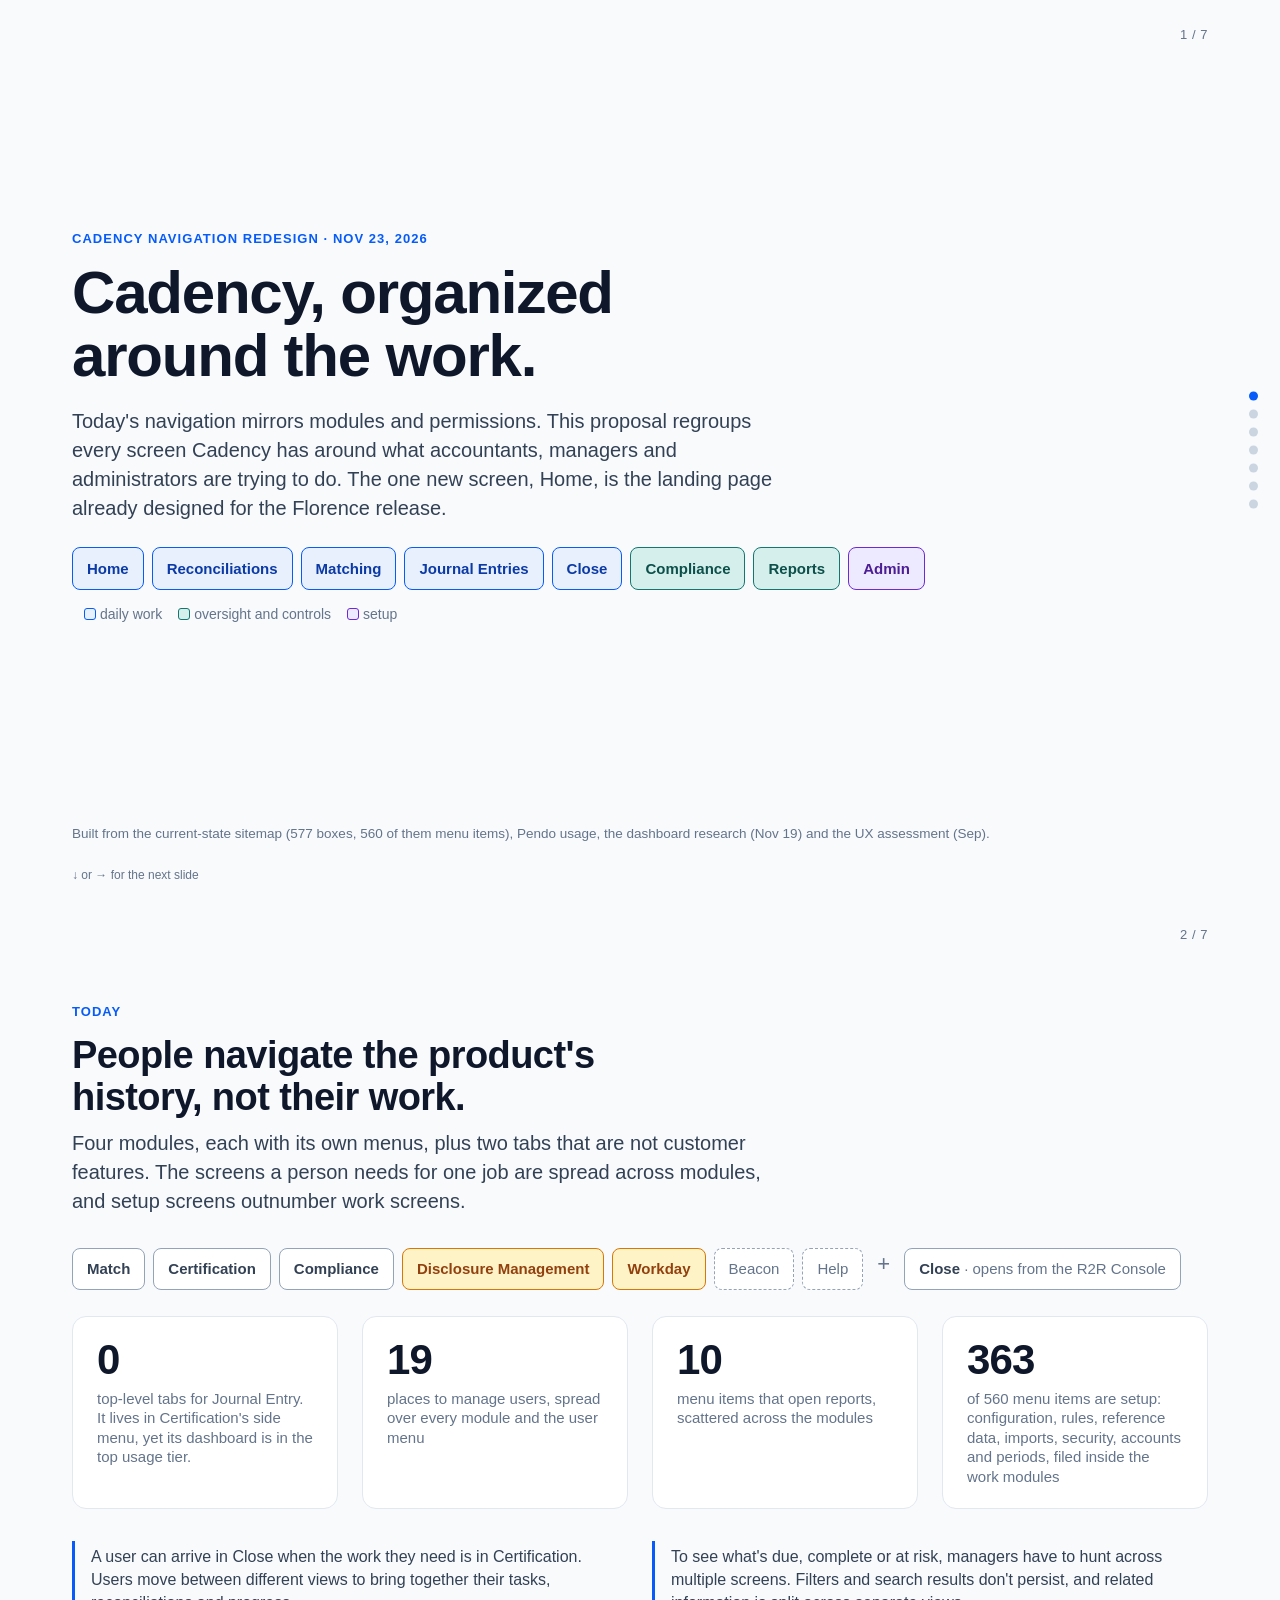
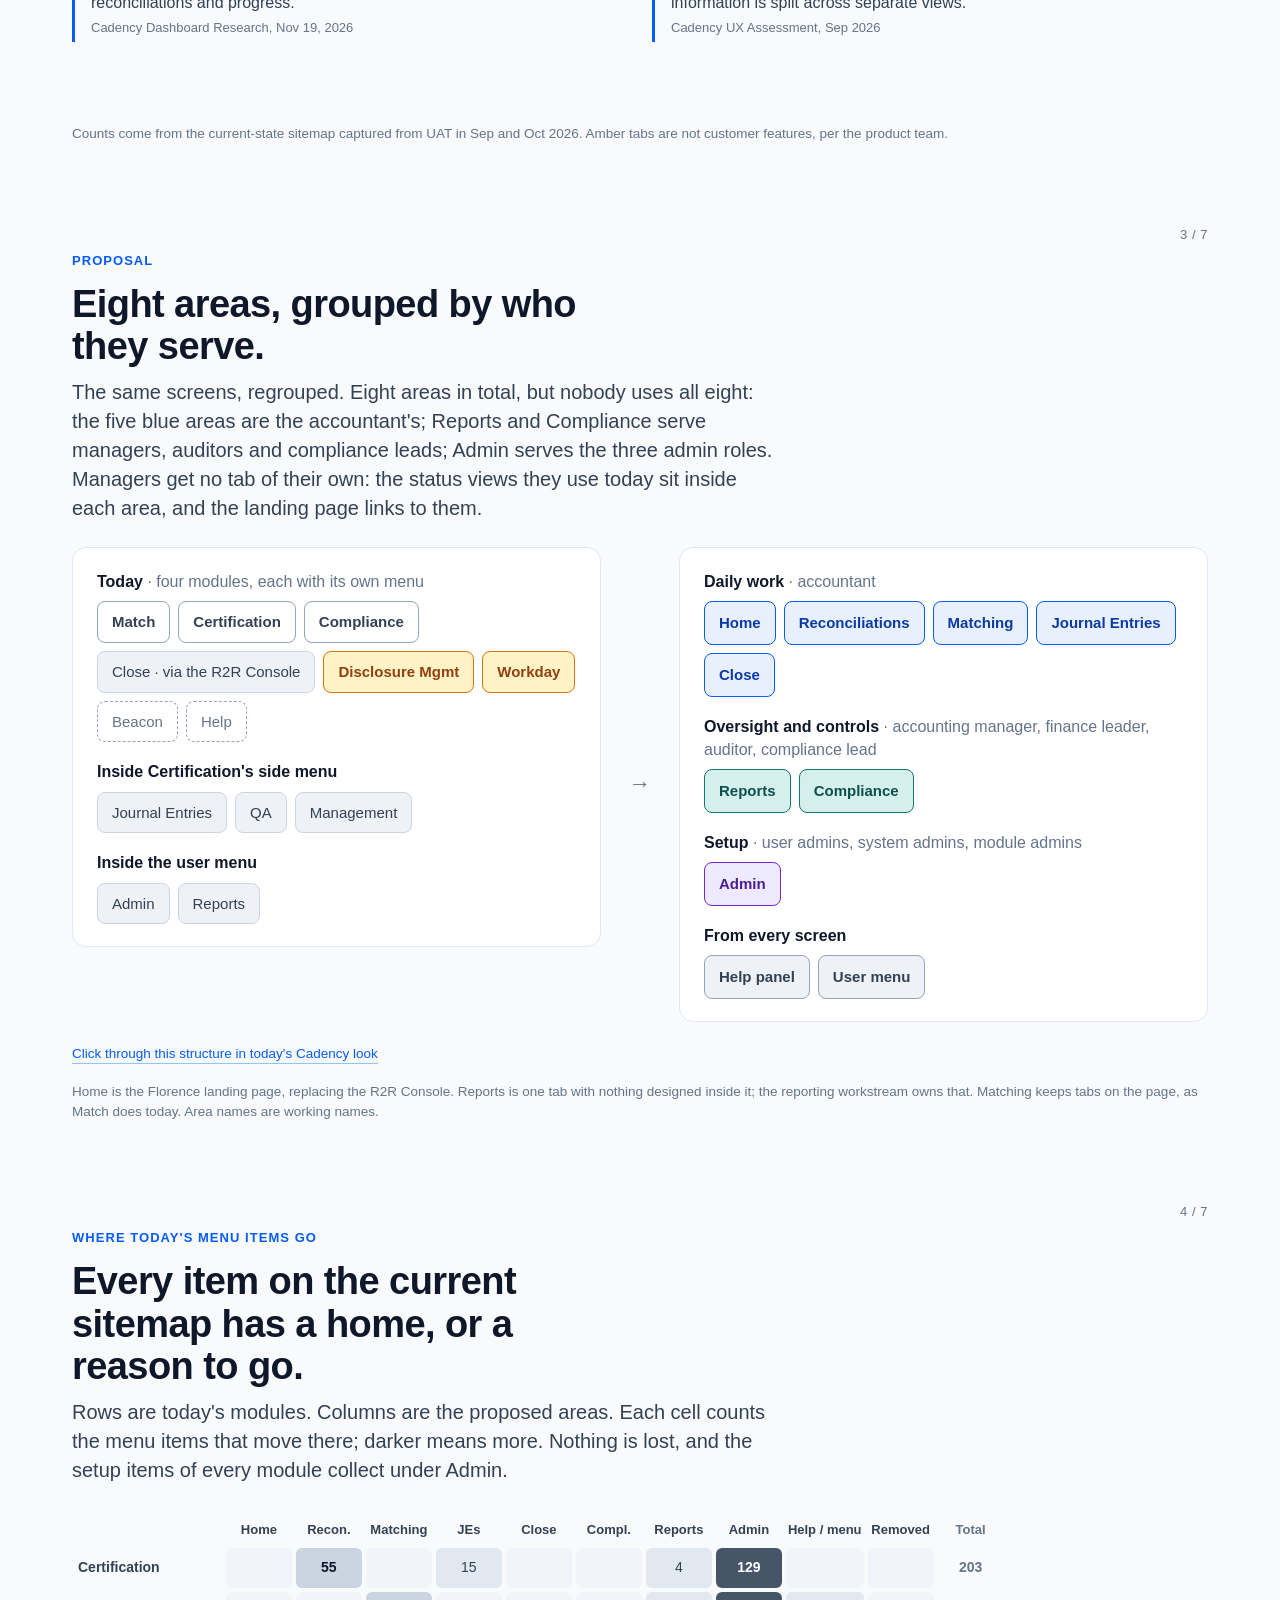
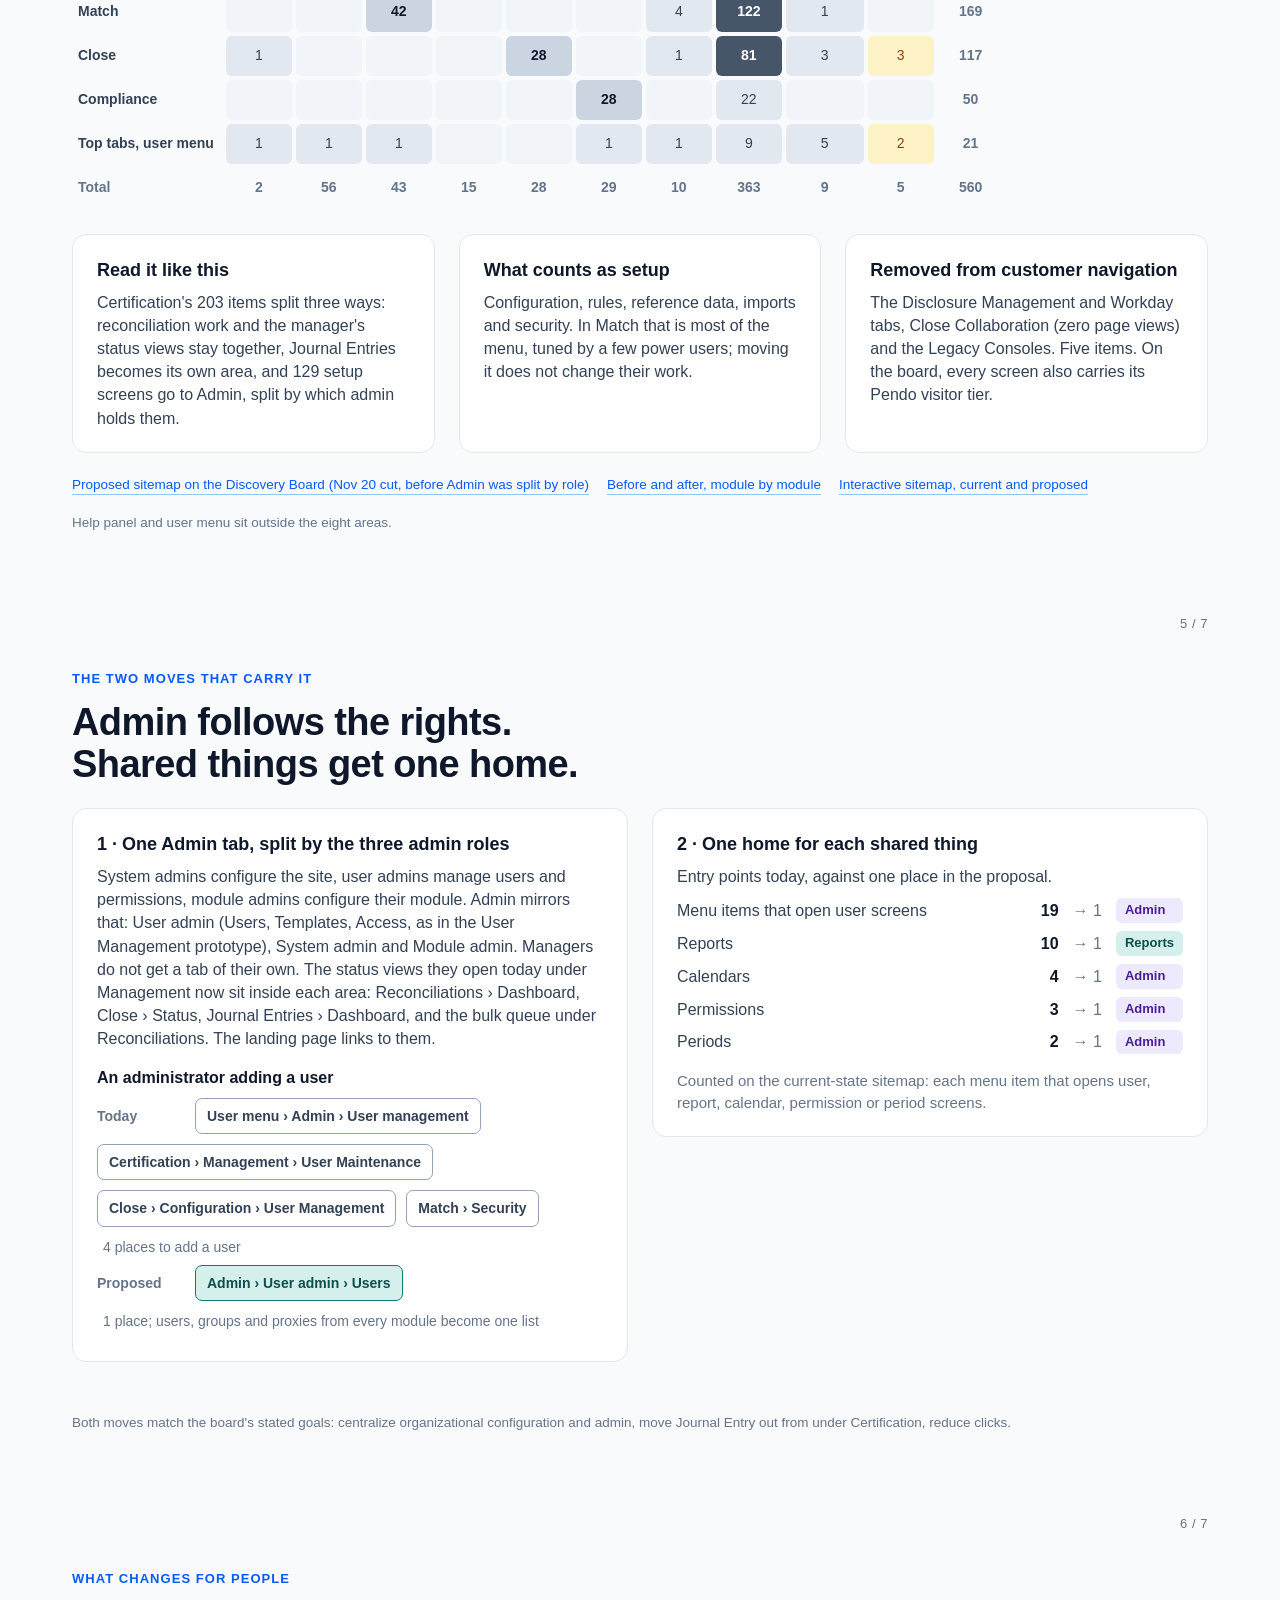
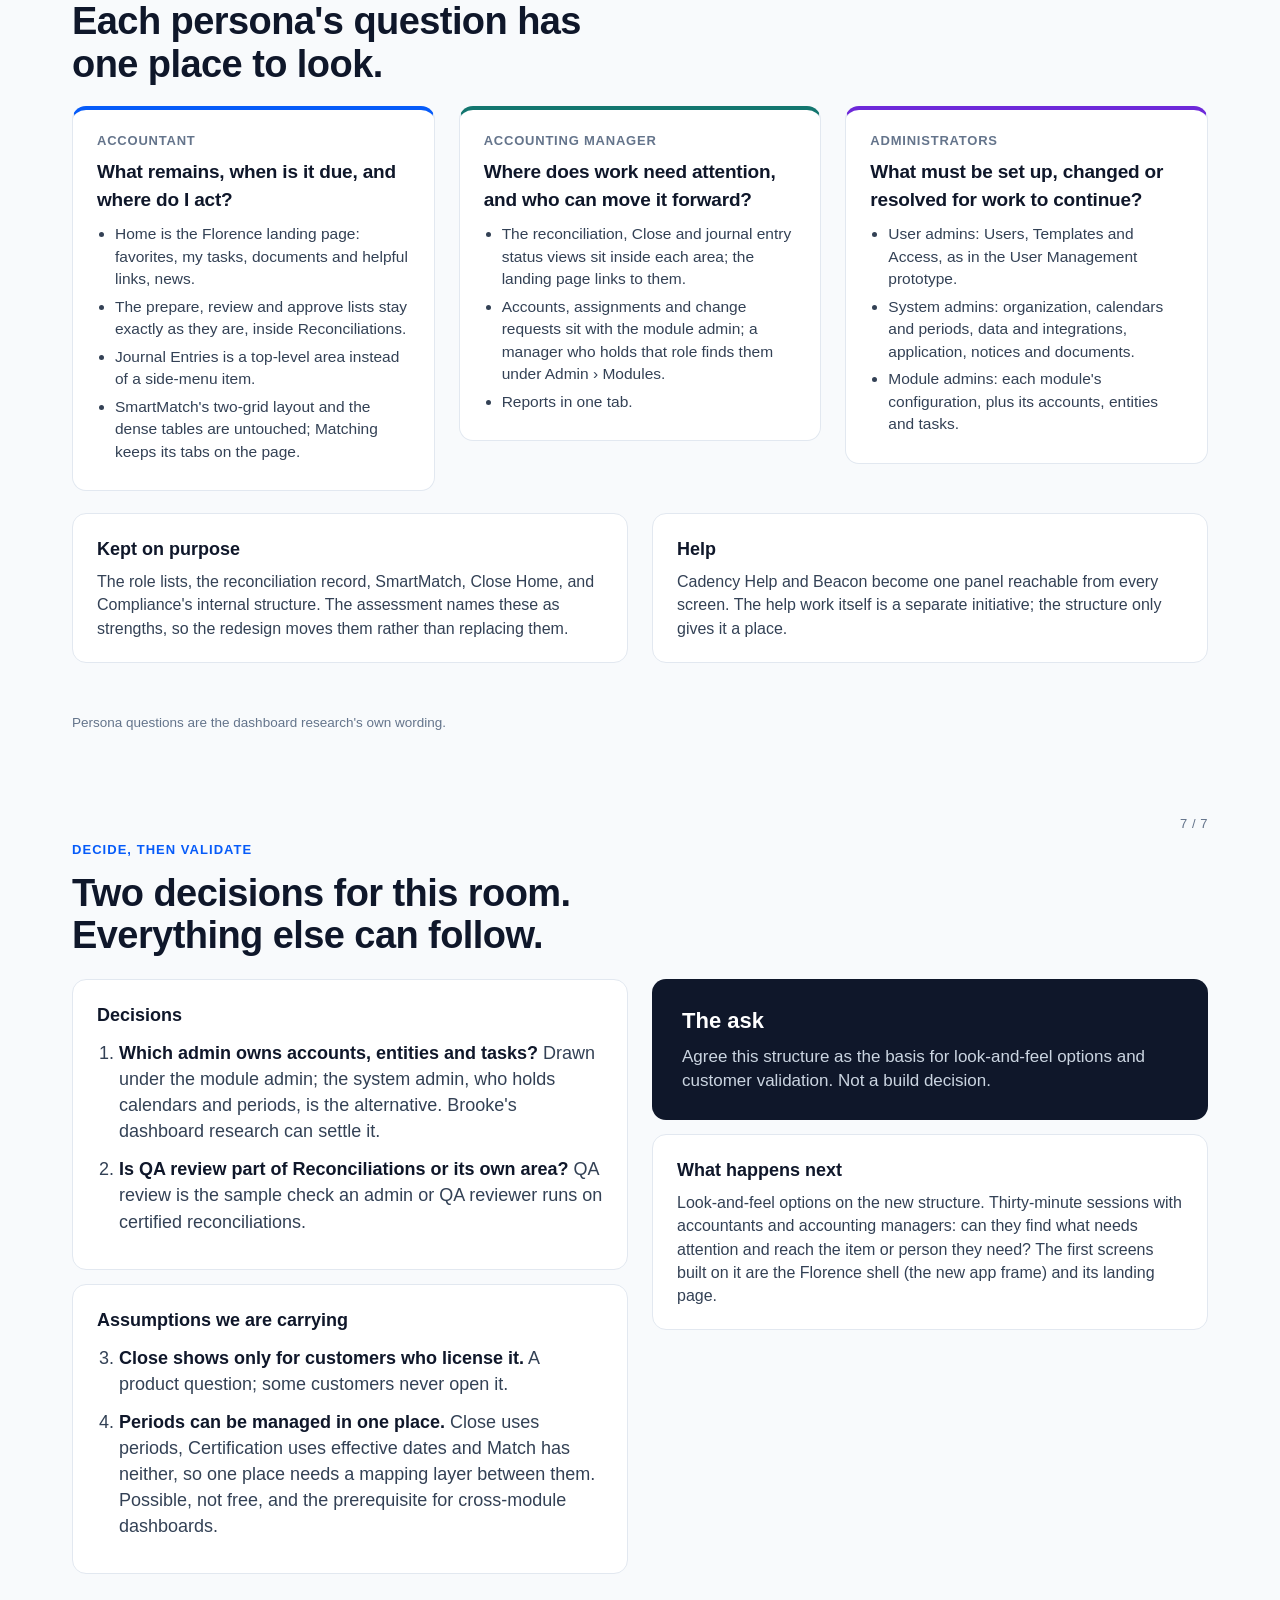
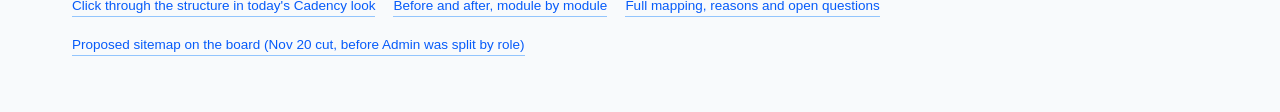
<file: index.html>
<!doctype html>
<html lang="en">
<head>
<meta charset="utf-8">
<meta name="viewport" content="width=device-width,initial-scale=1">
<title>Cadency, organized around the work</title>
<style>
:root{--ink:#0f172a;--ink2:#334155;--ink3:#64748b;--line:#e2e8f0;--bg:#f8fafc;--card:#ffffff;--blue:#065bf9;--blue-soft:#e8f0fd;--teal:#13766f;--teal-soft:#d5f0ec;--grey-soft:#eef1f5;--amber:#b45309;--amber-soft:#fef3c7;--purple:#6d28d9;--purple-soft:#ede9fe}
*{box-sizing:border-box}
html,body{margin:0;background:var(--bg);color:var(--ink);font:17px/1.45 Inter,-apple-system,BlinkMacSystemFont,"Segoe UI",Roboto,Helvetica,Arial,sans-serif}
html{scroll-snap-type:y mandatory;scroll-behavior:smooth}
section.slide{min-height:100vh;scroll-snap-align:start;display:flex;flex-direction:column;padding:52px 72px 56px;position:relative}
.slide .n{position:absolute;top:26px;right:72px;font-size:13px;color:var(--ink3);letter-spacing:.04em}
h1{font-size:60px;line-height:1.05;margin:0 0 20px;letter-spacing:-.02em;max-width:18ch}
h2{font-size:38px;line-height:1.12;margin:0 0 10px;letter-spacing:-.015em;max-width:26ch}
.lead{font-size:20px;color:var(--ink2);max-width:64ch;margin:0 0 24px}
.kicker{font-size:13px;letter-spacing:.08em;text-transform:uppercase;color:var(--blue);font-weight:600;margin-bottom:12px}
.grow{flex:1;display:flex;flex-direction:column;justify-content:center}
.cols{display:grid;gap:24px}
.c2{grid-template-columns:1fr 1fr}.c3{grid-template-columns:1fr 1fr 1fr}.c4{grid-template-columns:repeat(4,1fr)}
.card{background:var(--card);border:1px solid var(--line);border-radius:14px;padding:22px 24px}
.card h3{margin:0 0 8px;font-size:18px}
.card p{margin:0;color:var(--ink2);font-size:16px}
.stat{font-size:42px;font-weight:700;letter-spacing:-.02em;line-height:1}
.stat small{display:block;font-size:15px;font-weight:500;color:var(--ink3);margin-top:8px;letter-spacing:0;line-height:1.3}
.tabs{display:flex;gap:8px;flex-wrap:wrap;margin:8px 0 6px}
.tab{padding:9px 14px;border-radius:8px;border:1.5px solid #94a3b8;background:#fff;font-weight:600;font-size:15px;color:var(--ink2)}
.tab.dim{border-style:dashed;color:var(--ink3);font-weight:500}
.tab.sub{background:var(--grey-soft);border-color:#cbd5e1;color:var(--ink2);font-weight:500}
.tab.hid{background:var(--amber-soft);border-color:#d97706;color:#92400e}
.area{padding:10px 14px;border-radius:8px;background:var(--blue-soft);border:1.5px solid var(--blue);color:#0b3aa6;font-weight:600;font-size:15px}
.area.t{background:var(--teal-soft);border-color:var(--teal);color:#0d4f4a}
.area.p{background:var(--purple-soft);border-color:var(--purple);color:#4c1d95}
.area.g{background:var(--grey-soft);border-color:#94a3b8;color:var(--ink2)}
.row{display:flex;gap:8px;flex-wrap:wrap;align-items:center}
.who{font-size:16px;font-weight:600;color:var(--ink);margin:18px 0 8px}
.who:first-child{margin-top:0}
.who span{font-weight:500;color:var(--ink3)}
.keyline{font-size:14px;color:var(--ink3);margin-top:14px}
.keyline i{display:inline-block;width:12px;height:12px;border-radius:3px;vertical-align:-1px;margin:0 4px 0 12px}
.arrow{color:var(--ink3);font-size:22px;padding:0 6px}
table.mx{border-collapse:separate;border-spacing:4px;font-size:14px;margin-top:4px}
table.mx th{font-weight:600;color:var(--ink2);text-align:center;padding:4px 2px;white-space:nowrap;font-size:13px}
table.mx th.r{text-align:left;padding-right:8px;font-size:14px}
table.mx td{width:66px;height:40px;text-align:center;border-radius:6px;background:#f1f5f9;color:#94a3b8;font-variant-numeric:tabular-nums}
table.mx td.v1{background:#e2e8f0;color:var(--ink2)}table.mx td.v2{background:#cbd5e1;color:var(--ink);font-weight:600}table.mx td.v3{background:#475569;color:#fff;font-weight:700}
table.mx td.rm{background:var(--amber-soft);color:#92400e}
table.mx td.tot,table.mx th.tot{background:none;color:var(--ink3);font-weight:600}
.before-after{display:grid;grid-template-columns:1fr auto 1fr;gap:22px;align-items:start}
.path{display:flex;align-items:center;gap:10px;flex-wrap:wrap;margin:8px 0}
.path .lbl{width:88px;font-size:14px;color:var(--ink3);font-weight:600}
.path .step{padding:7px 11px;border-radius:7px;background:#fff;border:1.5px solid #94a3b8;font-size:14px;font-weight:600;color:var(--ink2)}
.path .step.t{background:var(--teal-soft);border-color:var(--teal);color:#0d4f4a}
.path .sum{font-size:14px;color:var(--ink3);margin-left:6px}
.one{display:grid;grid-template-columns:1fr auto auto auto;gap:8px 14px;align-items:center;font-size:16px;margin-top:10px}
.one .l{color:var(--ink2)}.one b{font-variant-numeric:tabular-nums;text-align:right}
.one .to{color:var(--ink3)}
.chip{display:inline-block;padding:3px 9px;border-radius:6px;font-size:13px;font-weight:600}
.chip.p{background:var(--purple-soft);color:#4c1d95}.chip.t{background:var(--teal-soft);color:#0d4f4a}
.quote{border-left:3px solid var(--blue);padding:4px 0 4px 16px;color:var(--ink2);font-size:16px;margin:10px 0}
.quote span{display:block;font-size:13px;color:var(--ink3);margin-top:4px}
.persona{border-top:4px solid var(--blue)}
.persona.m{border-top-color:var(--teal)}.persona.a{border-top-color:var(--purple)}
.persona .q{font-size:19px;font-weight:600;margin:4px 0 10px;letter-spacing:-.01em}
.persona ul{margin:8px 0 0 18px;padding:0;color:var(--ink2);font-size:15.5px}
.persona li{margin:5px 0}
ol.decide{margin:0;padding-left:22px;font-size:18px}
ol.decide li{margin:12px 0;color:var(--ink2)}ol.decide li b{color:var(--ink)}
.foot{margin-top:auto;padding-top:22px;display:flex;gap:18px;align-items:center;font-size:13.5px;color:var(--ink3);flex-wrap:wrap}
.foot a{color:var(--blue);text-decoration:none;border-bottom:1px solid #93c5fd}
.dots{position:fixed;right:22px;top:50%;transform:translateY(-50%);display:flex;flex-direction:column;gap:9px;z-index:5}
.dots a{width:9px;height:9px;border-radius:50%;background:#cbd5e1;display:block}
.dots a.on{background:var(--blue)}
.hint{position:fixed;left:72px;bottom:16px;font-size:12px;color:var(--ink3);z-index:5}
.ask{background:var(--ink);color:#fff;border-radius:14px;padding:26px 30px}
.ask h3{margin:0 0 8px;font-size:22px}.ask p{margin:0;color:#cbd5e1;font-size:17px}
@media (max-width:900px){section.slide{padding:40px 16px 56px}h1{font-size:40px}h2{font-size:28px}.c2,.c3,.c4,.before-after{grid-template-columns:1fr}.hint,.dots{display:none}.slide .n{right:16px}}
@media print{section.slide{min-height:auto;page-break-after:always}.dots,.hint{display:none}}
</style>
</head>
<body>
<nav class="dots" aria-label="Slides"><a href="#s1" class="on"></a><a href="#s2"></a><a href="#s3"></a><a href="#s4"></a><a href="#s5"></a><a href="#s6"></a><a href="#s7"></a></nav>
<div class="hint" id="hint">↓ or → for the next slide</div>

<section class="slide" id="s1">
  <div class="n">1 / 7</div>
  <div class="grow">
    <div class="kicker">Cadency navigation redesign · Nov 23, 2026</div>
    <h1>Cadency, organized around the work.</h1>
    <p class="lead">Today's navigation mirrors modules and permissions. This proposal regroups every screen Cadency has around what accountants, managers and administrators are trying to do. The one new screen, Home, is the landing page already designed for the Florence release.</p>
    <div class="row">
      <span class="area">Home</span><span class="area">Reconciliations</span><span class="area">Matching</span><span class="area">Journal Entries</span><span class="area">Close</span><span class="area t">Compliance</span><span class="area t">Reports</span><span class="area p">Admin</span>
    </div>
    <div class="keyline"><i style="background:var(--blue-soft);border:1.5px solid var(--blue)"></i>daily work <i style="background:var(--teal-soft);border:1.5px solid var(--teal)"></i>oversight and controls <i style="background:var(--purple-soft);border:1.5px solid var(--purple)"></i>setup</div>
  </div>
  <div class="foot"><span>Built from the current-state sitemap (577 boxes, 560 of them menu items), Pendo usage, the dashboard research (Nov 19) and the UX assessment (Sep).</span></div>
</section>

<section class="slide" id="s2">
  <div class="n">2 / 7</div>
  <div class="grow">
  <div class="kicker">Today</div>
  <h2>People navigate the product's history, not their work.</h2>
  <p class="lead">Four modules, each with its own menus, plus two tabs that are not customer features. The screens a person needs for one job are spread across modules, and setup screens outnumber work screens.</p>
  <div class="tabs">
    <span class="tab">Match</span><span class="tab">Certification</span><span class="tab">Compliance</span><span class="tab hid">Disclosure Management</span><span class="tab hid">Workday</span><span class="tab dim">Beacon</span><span class="tab dim">Help</span><span class="arrow">+</span><span class="tab">Close <span style="font-weight:500;color:var(--ink3)">· opens from the R2R Console</span></span>
  </div>
  <div class="cols c4" style="margin-top:20px">
    <div class="card"><div class="stat">0<small>top-level tabs for Journal Entry. It lives in Certification's side menu, yet its dashboard is in the top usage tier.</small></div></div>
    <div class="card"><div class="stat">19<small>places to manage users, spread over every module and the user menu</small></div></div>
    <div class="card"><div class="stat">10<small>menu items that open reports, scattered across the modules</small></div></div>
    <div class="card"><div class="stat">363<small>of 560 menu items are setup: configuration, rules, reference data, imports, security, accounts and periods, filed inside the work modules</small></div></div>
  </div>
  <div class="cols c2" style="margin-top:22px">
    <div class="quote">A user can arrive in Close when the work they need is in Certification. Users move between different views to bring together their tasks, reconciliations and progress.<span>Cadency Dashboard Research, Nov 19, 2026</span></div>
    <div class="quote">To see what's due, complete or at risk, managers have to hunt across multiple screens. Filters and search results don't persist, and related information is split across separate views.<span>Cadency UX Assessment, Sep 2026</span></div>
  </div>
  </div>
  <div class="foot"><span>Counts come from the current-state sitemap captured from UAT in Sep and Oct 2026. Amber tabs are not customer features, per the product team.</span></div>
</section>

<section class="slide" id="s3">
  <div class="n">3 / 7</div>
  <div class="grow">
  <div class="kicker">Proposal</div>
  <h2>Eight areas, grouped by who they serve.</h2>
  <p class="lead">The same screens, regrouped. Eight areas in total, but nobody uses all eight: the five blue areas are the accountant's; Reports and Compliance serve managers, auditors and compliance leads; Admin serves the three admin roles. Managers get no tab of their own: the status views they use today sit inside each area, and the landing page links to them.</p>
  <div class="before-after">
    <div class="card">
      <div class="who">Today <span>· four modules, each with its own menu</span></div>
      <div class="row"><span class="tab">Match</span><span class="tab">Certification</span><span class="tab">Compliance</span><span class="tab sub">Close · via the R2R Console</span><span class="tab hid">Disclosure Mgmt</span><span class="tab hid">Workday</span><span class="tab dim">Beacon</span><span class="tab dim">Help</span></div>
      <div class="who">Inside Certification's side menu</div>
      <div class="row"><span class="tab sub">Journal Entries</span><span class="tab sub">QA</span><span class="tab sub">Management</span></div>
      <div class="who">Inside the user menu</div>
      <div class="row"><span class="tab sub">Admin</span><span class="tab sub">Reports</span></div>
    </div>
    <div class="arrow" style="align-self:center">→</div>
    <div class="card">
      <div class="who">Daily work <span>· accountant</span></div>
      <div class="row"><span class="area">Home</span><span class="area">Reconciliations</span><span class="area">Matching</span><span class="area">Journal Entries</span><span class="area">Close</span></div>
      <div class="who">Oversight and controls <span>· accounting manager, finance leader, auditor, compliance lead</span></div>
      <div class="row"><span class="area t">Reports</span><span class="area t">Compliance</span></div>
      <div class="who">Setup <span>· user admins, system admins, module admins</span></div>
      <div class="row"><span class="area p">Admin</span></div>
      <div class="who">From every screen</div>
      <div class="row"><span class="area g">Help panel</span><span class="area g">User menu</span></div>
    </div>
  </div>
  </div>
  <div class="foot"><a href="mockup.html">Click through this structure in today's Cadency look</a><span>Home is the Florence landing page, replacing the R2R Console. Reports is one tab with nothing designed inside it; the reporting workstream owns that. Matching keeps tabs on the page, as Match does today. Area names are working names.</span></div>
</section>

<section class="slide" id="s4">
  <div class="n">4 / 7</div>
  <div class="grow">
  <div class="kicker">Where today's menu items go</div>
  <h2>Every item on the current sitemap has a home, or a reason to go.</h2>
  <p class="lead">Rows are today's modules. Columns are the proposed areas. Each cell counts the menu items that move there; darker means more. Nothing is lost, and the setup items of every module collect under Admin.</p>
  <div>
    <table class="mx">
      <thead><tr><th class="r"></th><th>Home</th><th>Recon.</th><th>Matching</th><th>JEs</th><th>Close</th><th>Compl.</th><th>Reports</th><th>Admin</th><th>Help / menu</th><th>Removed</th><th class="tot">Total</th></tr></thead>
      <tbody>
        <tr><th class="r">Certification</th><td></td><td class="v2">55</td><td></td><td class="v1">15</td><td></td><td></td><td class="v1">4</td><td class="v3">129</td><td></td><td></td><td class="tot">203</td></tr>
        <tr><th class="r">Match</th><td></td><td></td><td class="v2">42</td><td></td><td></td><td></td><td class="v1">4</td><td class="v3">122</td><td class="v1">1</td><td></td><td class="tot">169</td></tr>
        <tr><th class="r">Close</th><td class="v1">1</td><td></td><td></td><td></td><td class="v2">28</td><td></td><td class="v1">1</td><td class="v3">81</td><td class="v1">3</td><td class="rm">3</td><td class="tot">117</td></tr>
        <tr><th class="r">Compliance</th><td></td><td></td><td></td><td></td><td></td><td class="v2">28</td><td></td><td class="v1">22</td><td></td><td></td><td class="tot">50</td></tr>
        <tr><th class="r">Top tabs, user menu</th><td class="v1">1</td><td class="v1">1</td><td class="v1">1</td><td></td><td></td><td class="v1">1</td><td class="v1">1</td><td class="v1">9</td><td class="v1">5</td><td class="rm">2</td><td class="tot">21</td></tr>
        <tr><th class="r tot">Total</th><td class="tot">2</td><td class="tot">56</td><td class="tot">43</td><td class="tot">15</td><td class="tot">28</td><td class="tot">29</td><td class="tot">10</td><td class="tot">363</td><td class="tot">9</td><td class="tot">5</td><td class="tot">560</td></tr>
      </tbody>
    </table>
    <div class="cols c3" style="margin-top:22px">
      <div class="card"><h3>Read it like this</h3><p>Certification's 203 items split three ways: reconciliation work and the manager's status views stay together, Journal Entries becomes its own area, and 129 setup screens go to Admin, split by which admin holds them.</p></div>
      <div class="card"><h3>What counts as setup</h3><p>Configuration, rules, reference data, imports and security. In Match that is most of the menu, tuned by a few power users; moving it does not change their work.</p></div>
      <div class="card"><h3>Removed from customer navigation</h3><p>The Disclosure Management and Workday tabs, Close Collaboration (zero page views) and the Legacy Consoles. Five items. On the board, every screen also carries its Pendo visitor tier.</p></div>
    </div>
  </div>
  </div>
  <div class="foot"><a href="https://www.figma.com/board/OrlyDEaz9z56cSYLQK0pqV/-Internal--Trintech-Discovery-Board?node-id=2692-3631">Proposed sitemap on the Discovery Board (Nov 20 cut, before Admin was split by role)</a><a href="compare.html">Before and after, module by module</a><a href="sitemap.html">Interactive sitemap, current and proposed</a><span>Help panel and user menu sit outside the eight areas.</span></div>
</section>

<section class="slide" id="s5">
  <div class="n">5 / 7</div>
  <div class="grow">
  <div class="kicker">The two moves that carry it</div>
  <h2>Admin follows the rights. Shared things get one home.</h2>
  <div class="cols c2" style="margin-top:12px;align-items:start">
    <div class="card">
      <h3>1 · One Admin tab, split by the three admin roles</h3>
      <p>System admins configure the site, user admins manage users and permissions, module admins configure their module. Admin mirrors that: User admin (Users, Templates, Access, as in the User Management prototype), System admin and Module admin. Managers do not get a tab of their own. The status views they open today under Management now sit inside each area: Reconciliations › Dashboard, Close › Status, Journal Entries › Dashboard, and the bulk queue under Reconciliations. The landing page links to them.</p>
      <p style="margin-top:16px;font-weight:600;color:var(--ink)">An administrator adding a user</p>
      <div class="path"><span class="lbl">Today</span><span class="step">User menu › Admin › User management</span><span class="step">Certification › Management › User Maintenance</span><span class="step">Close › Configuration › User Management</span><span class="step">Match › Security</span><span class="sum">4 places to add a user</span></div>
      <div class="path"><span class="lbl">Proposed</span><span class="step t">Admin › User admin › Users</span><span class="sum">1 place; users, groups and proxies from every module become one list</span></div>
    </div>
    <div class="card">
      <h3>2 · One home for each shared thing</h3>
      <p>Entry points today, against one place in the proposal.</p>
      <div class="one">
        <span class="l">Menu items that open user screens</span><b>19</b><span class="to">→ 1</span><span class="chip p">Admin</span>
        <span class="l">Reports</span><b>10</b><span class="to">→ 1</span><span class="chip t">Reports</span>
        <span class="l">Calendars</span><b>4</b><span class="to">→ 1</span><span class="chip p">Admin</span>
        <span class="l">Permissions</span><b>3</b><span class="to">→ 1</span><span class="chip p">Admin</span>
        <span class="l">Periods</span><b>2</b><span class="to">→ 1</span><span class="chip p">Admin</span>
      </div>
      <p style="margin-top:16px;font-size:15px;color:var(--ink3)">Counted on the current-state sitemap: each menu item that opens user, report, calendar, permission or period screens.</p>
    </div>
  </div>
  </div>
  <div class="foot"><span>Both moves match the board's stated goals: centralize organizational configuration and admin, move Journal Entry out from under Certification, reduce clicks.</span></div>
</section>

<section class="slide" id="s6">
  <div class="n">6 / 7</div>
  <div class="grow">
  <div class="kicker">What changes for people</div>
  <h2>Each persona's question has one place to look.</h2>
  <div class="cols c3" style="margin-top:10px;align-items:start">
    <div class="card persona"><div class="who" style="margin-top:0;font-size:13px;letter-spacing:.06em;text-transform:uppercase;color:var(--ink3)">Accountant</div><div class="q">What remains, when is it due, and where do I act?</div><ul><li>Home is the Florence landing page: favorites, my tasks, documents and helpful links, news.</li><li>The prepare, review and approve lists stay exactly as they are, inside Reconciliations.</li><li>Journal Entries is a top-level area instead of a side-menu item.</li><li>SmartMatch's two-grid layout and the dense tables are untouched; Matching keeps its tabs on the page.</li></ul></div>
    <div class="card persona m"><div class="who" style="margin-top:0;font-size:13px;letter-spacing:.06em;text-transform:uppercase;color:var(--ink3)">Accounting manager</div><div class="q">Where does work need attention, and who can move it forward?</div><ul><li>The reconciliation, Close and journal entry status views sit inside each area; the landing page links to them.</li><li>Accounts, assignments and change requests sit with the module admin; a manager who holds that role finds them under Admin › Modules.</li><li>Reports in one tab.</li></ul></div>
    <div class="card persona a"><div class="who" style="margin-top:0;font-size:13px;letter-spacing:.06em;text-transform:uppercase;color:var(--ink3)">Administrators</div><div class="q">What must be set up, changed or resolved for work to continue?</div><ul><li>User admins: Users, Templates and Access, as in the User Management prototype.</li><li>System admins: organization, calendars and periods, data and integrations, application, notices and documents.</li><li>Module admins: each module's configuration, plus its accounts, entities and tasks.</li></ul></div>
  </div>
  <div class="cols c2" style="margin-top:22px">
    <div class="card"><h3>Kept on purpose</h3><p>The role lists, the reconciliation record, SmartMatch, Close Home, and Compliance's internal structure. The assessment names these as strengths, so the redesign moves them rather than replacing them.</p></div>
    <div class="card"><h3>Help</h3><p>Cadency Help and Beacon become one panel reachable from every screen. The help work itself is a separate initiative; the structure only gives it a place.</p></div>
  </div>
  </div>
  <div class="foot"><span>Persona questions are the dashboard research's own wording.</span></div>
</section>

<section class="slide" id="s7">
  <div class="n">7 / 7</div>
  <div class="grow">
  <div class="kicker">Decide, then validate</div>
  <h2>Two decisions for this room. Everything else can follow.</h2>
  <div class="cols c2" style="margin-top:12px;align-items:start">
    <div>
      <div class="card">
        <h3>Decisions</h3>
        <ol class="decide">
          <li><b>Which admin owns accounts, entities and tasks?</b> Drawn under the module admin; the system admin, who holds calendars and periods, is the alternative. Brooke's dashboard research can settle it.</li>
          <li><b>Is QA review part of Reconciliations or its own area?</b> QA review is the sample check an admin or QA reviewer runs on certified reconciliations.</li>
        </ol>
      </div>
      <div class="card" style="margin-top:14px">
        <h3>Assumptions we are carrying</h3>
        <ol class="decide" start="3">
          <li><b>Close shows only for customers who license it.</b> A product question; some customers never open it.</li>
          <li><b>Periods can be managed in one place.</b> Close uses periods, Certification uses effective dates and Match has neither, so one place needs a mapping layer between them. Possible, not free, and the prerequisite for cross-module dashboards.</li>
        </ol>
      </div>
    </div>
    <div>
      <div class="ask"><h3>The ask</h3><p>Agree this structure as the basis for look-and-feel options and customer validation. Not a build decision.</p></div>
      <div class="card" style="margin-top:14px"><h3>What happens next</h3><p>Look-and-feel options on the new structure. Thirty-minute sessions with accountants and accounting managers: can they find what needs attention and reach the item or person they need? The first screens built on it are the Florence shell (the new app frame) and its landing page.</p></div>
    </div>
  </div>
  </div>
  <div class="foot"><a href="mockup.html">Click through the structure in today's Cadency look</a><a href="compare.html">Before and after, module by module</a><a href="nav-redesign-draft.html">Full mapping, reasons and open questions</a><a href="https://www.figma.com/board/OrlyDEaz9z56cSYLQK0pqV/-Internal--Trintech-Discovery-Board?node-id=2692-3631">Proposed sitemap on the board (Nov 20 cut, before Admin was split by role)</a></div>
</section>

<script>
const ids=['s1','s2','s3','s4','s5','s6','s7'];const dots=[...document.querySelectorAll('.dots a')];const hint=document.getElementById('hint');
function cur(){const y=window.scrollY+window.innerHeight/2;let i=0;ids.forEach((id,k)=>{const el=document.getElementById(id);if(el.offsetTop<=y)i=k});return i}
function mark(){const i=cur();dots.forEach((d,k)=>d.classList.toggle('on',k===i));hint.style.display=i===6?'none':'block'}
addEventListener('scroll',mark,{passive:true});mark();
addEventListener('keydown',e=>{const i=cur();if(['ArrowRight','ArrowDown','PageDown',' '].includes(e.key)){e.preventDefault();document.getElementById(ids[Math.min(i+1,6)]).scrollIntoView()}if(['ArrowLeft','ArrowUp','PageUp'].includes(e.key)){e.preventDefault();document.getElementById(ids[Math.max(i-1,0)]).scrollIntoView()}});
</script>
</body>
</html>
</file>
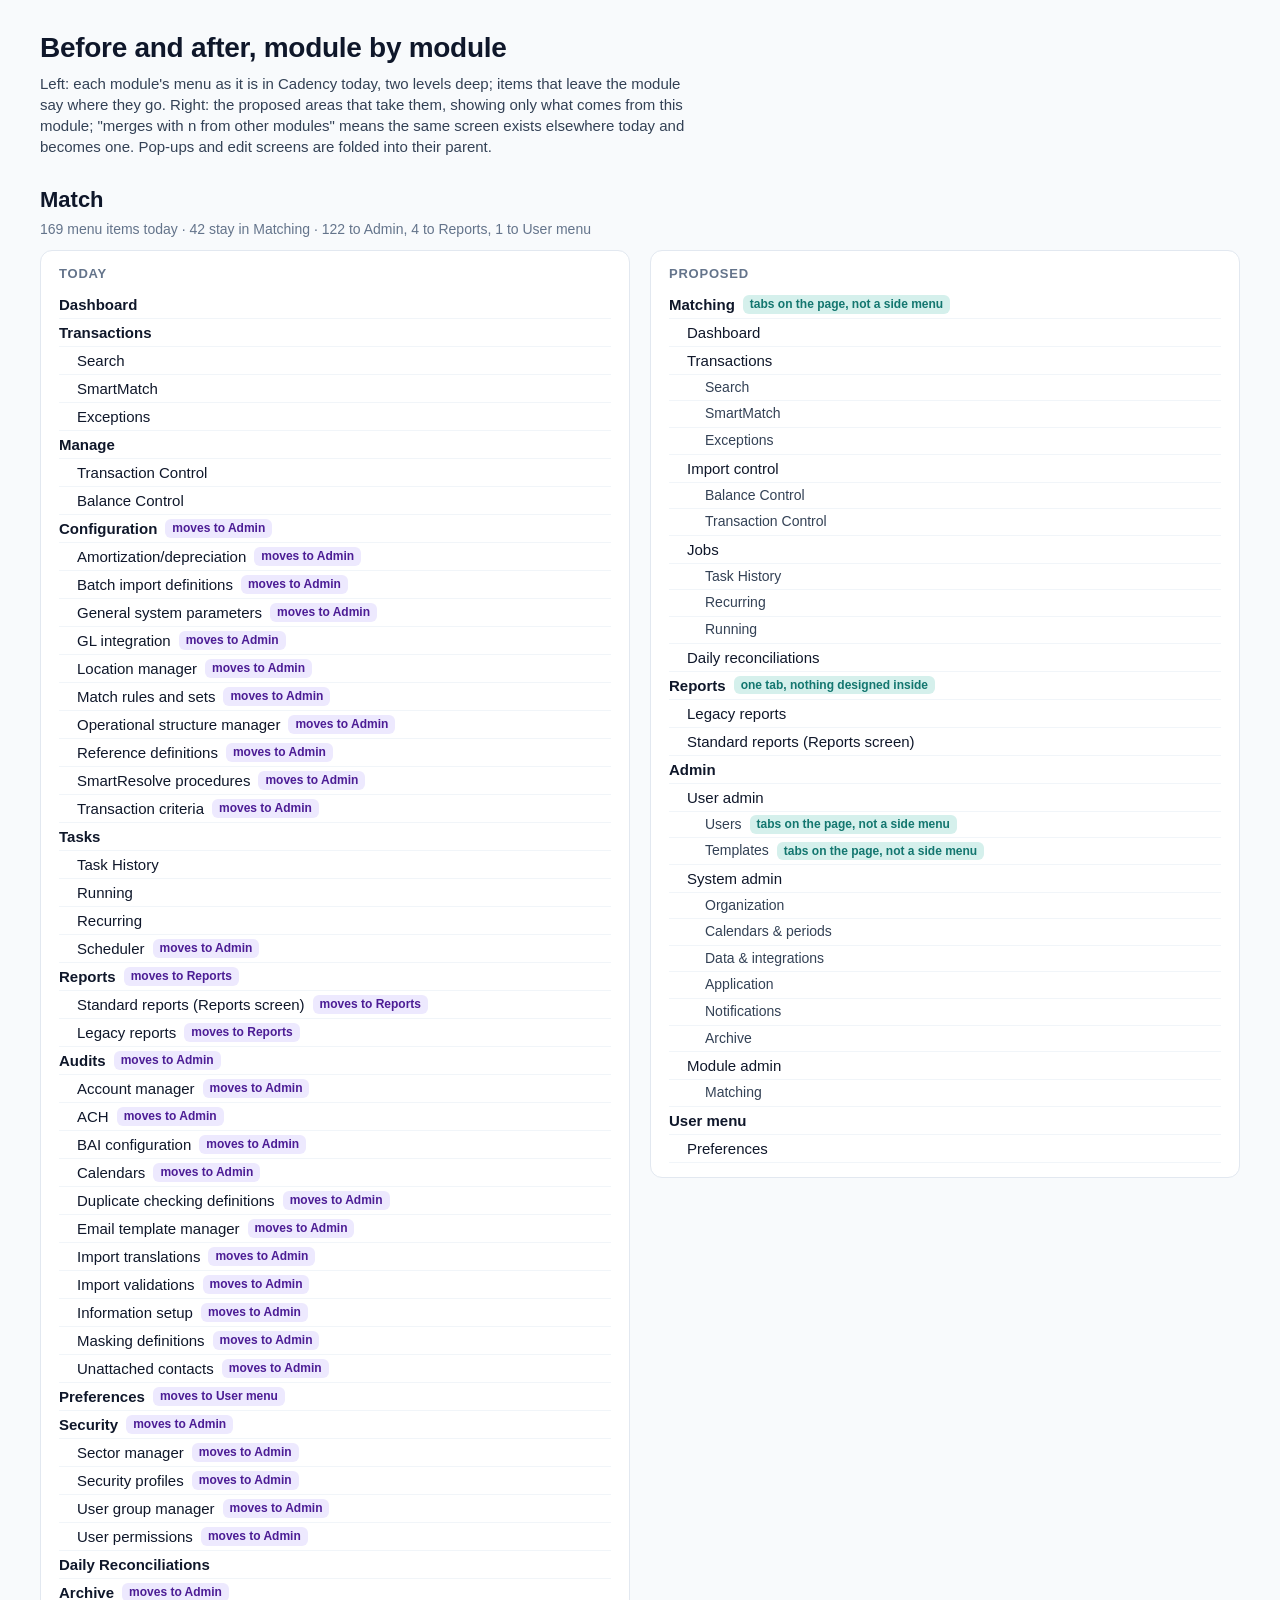
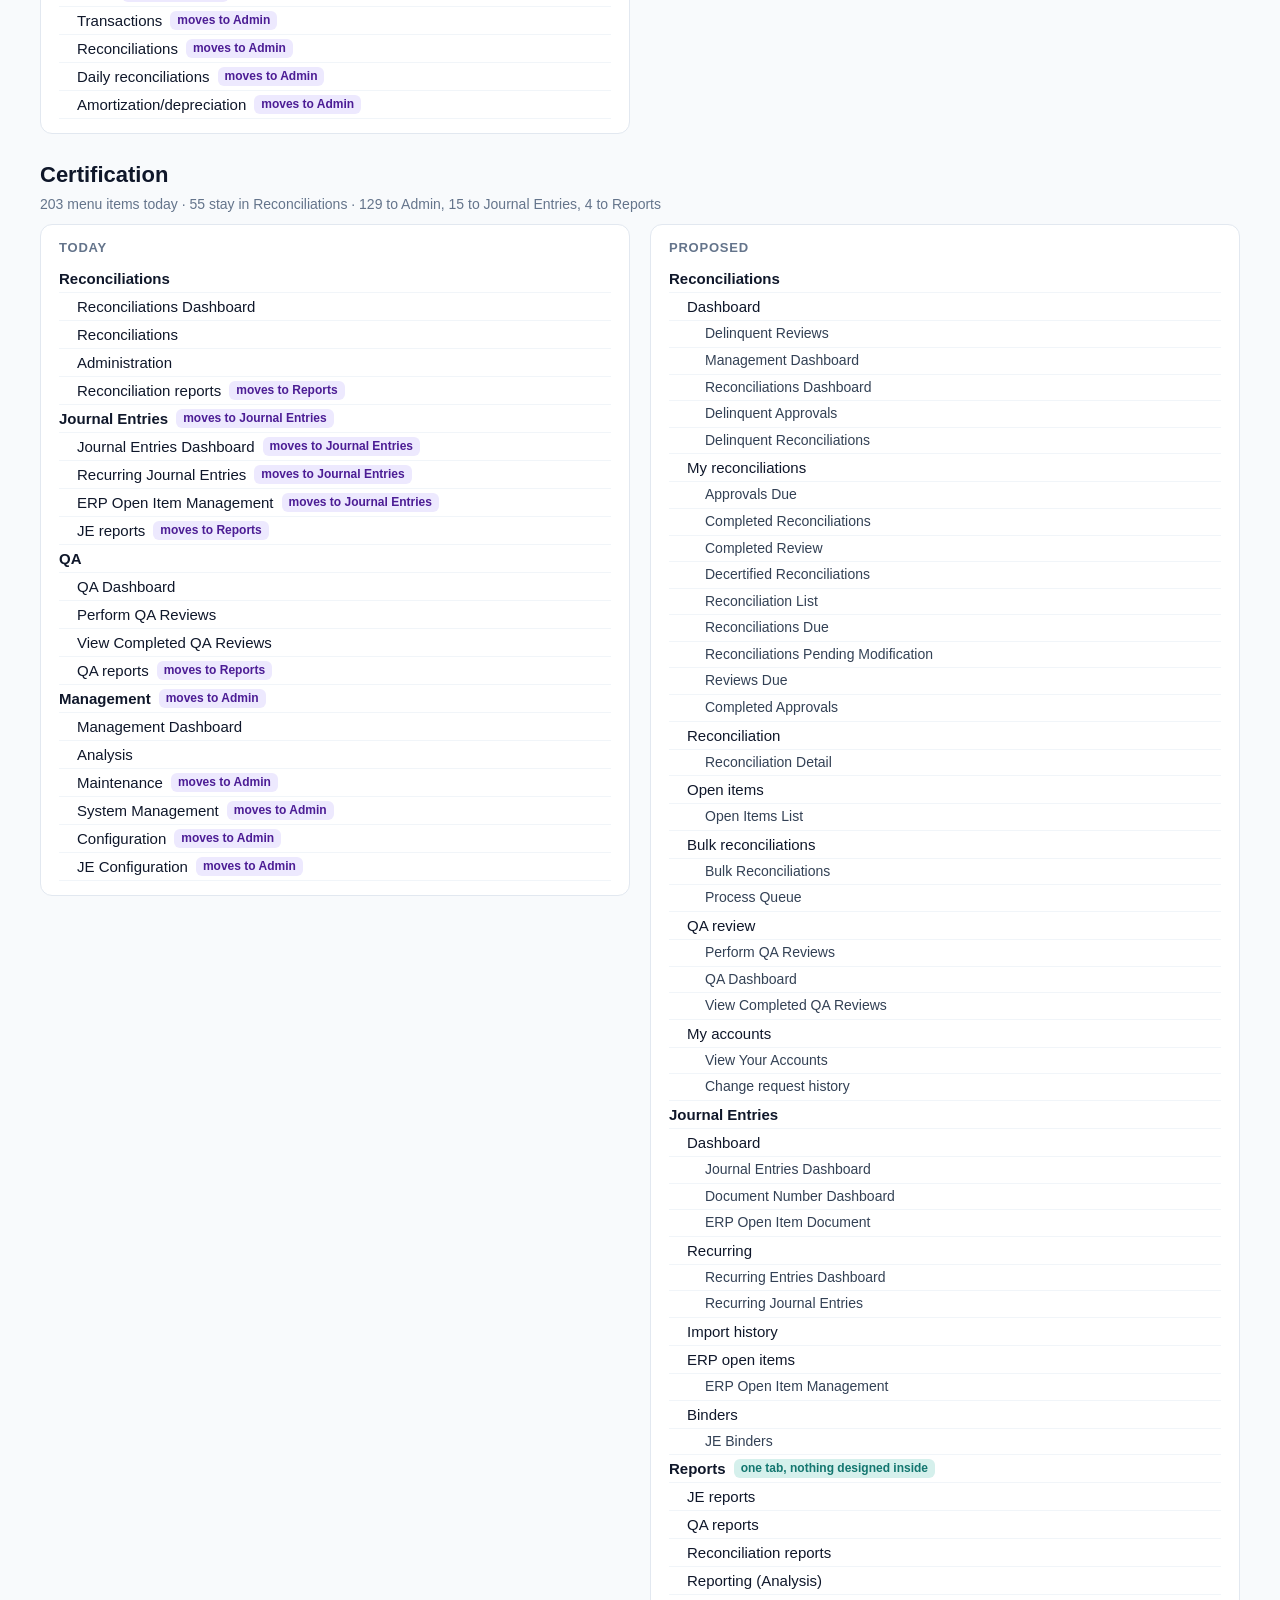
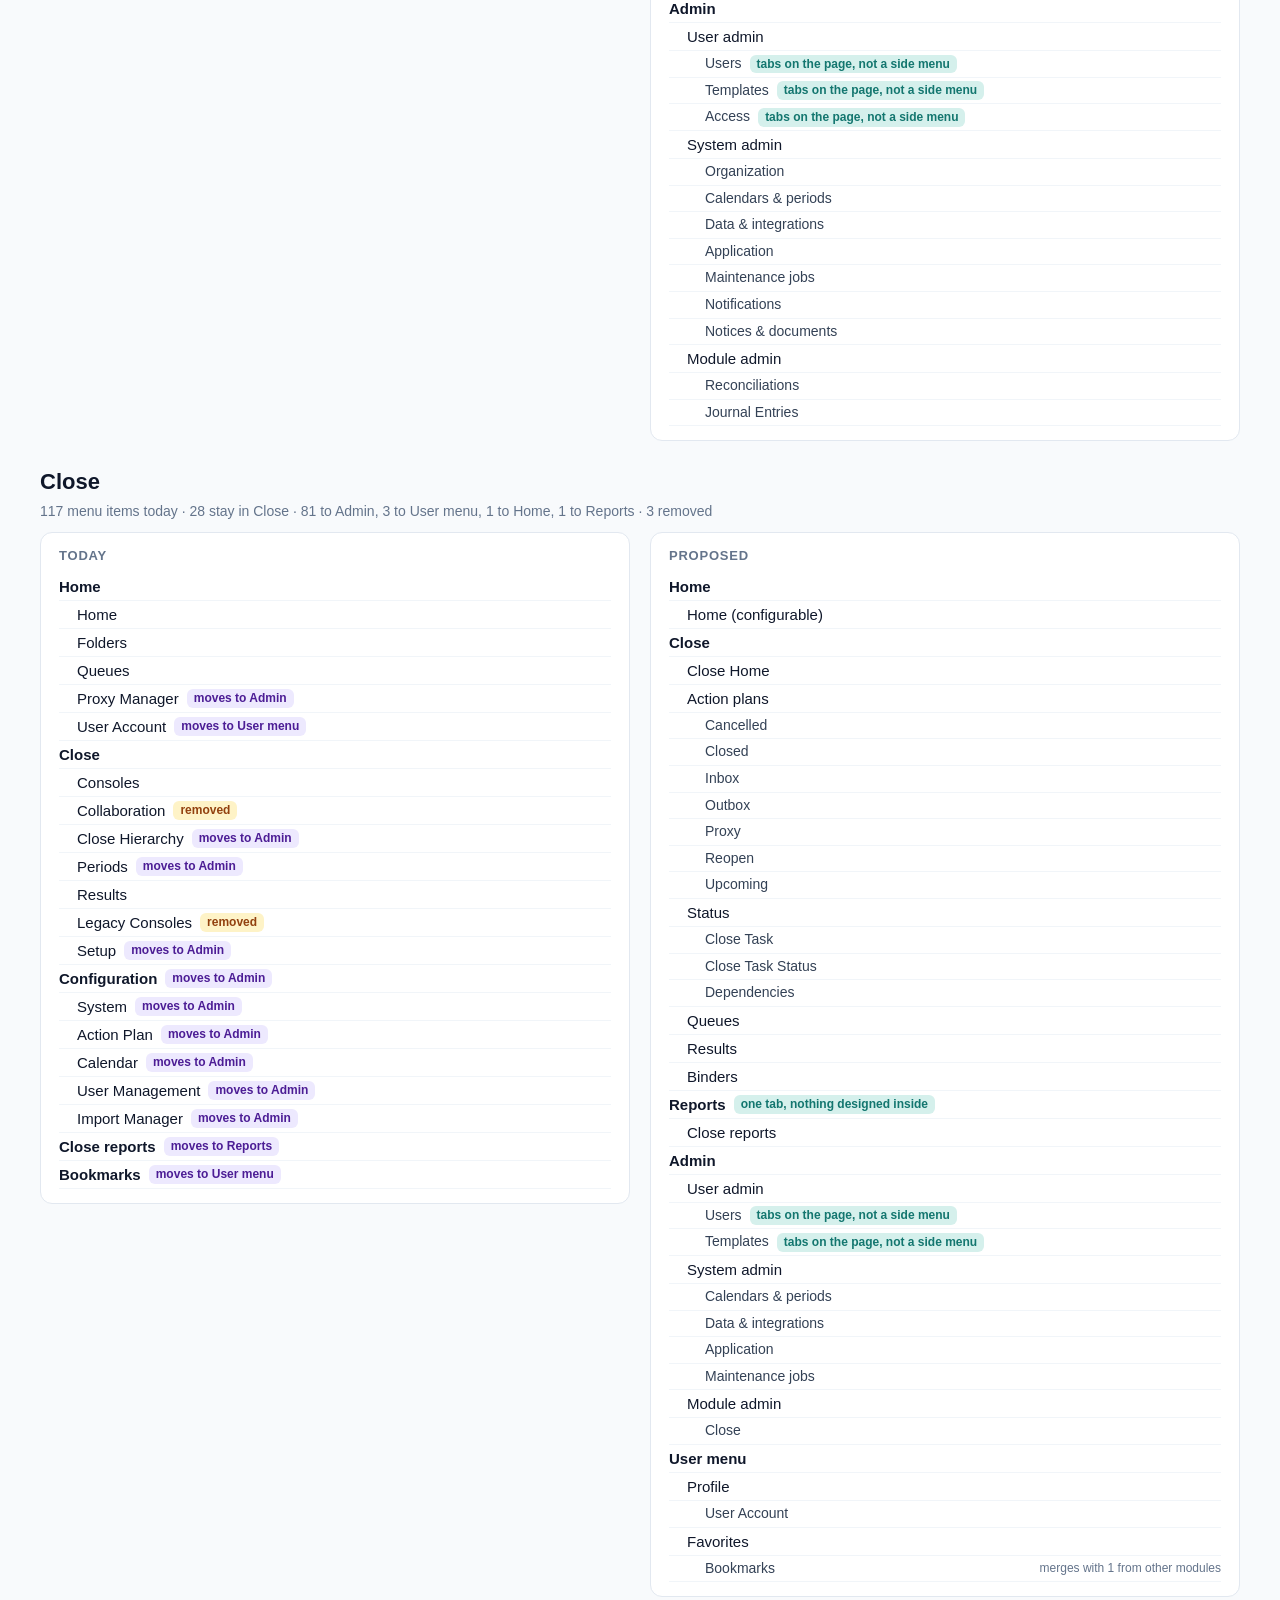
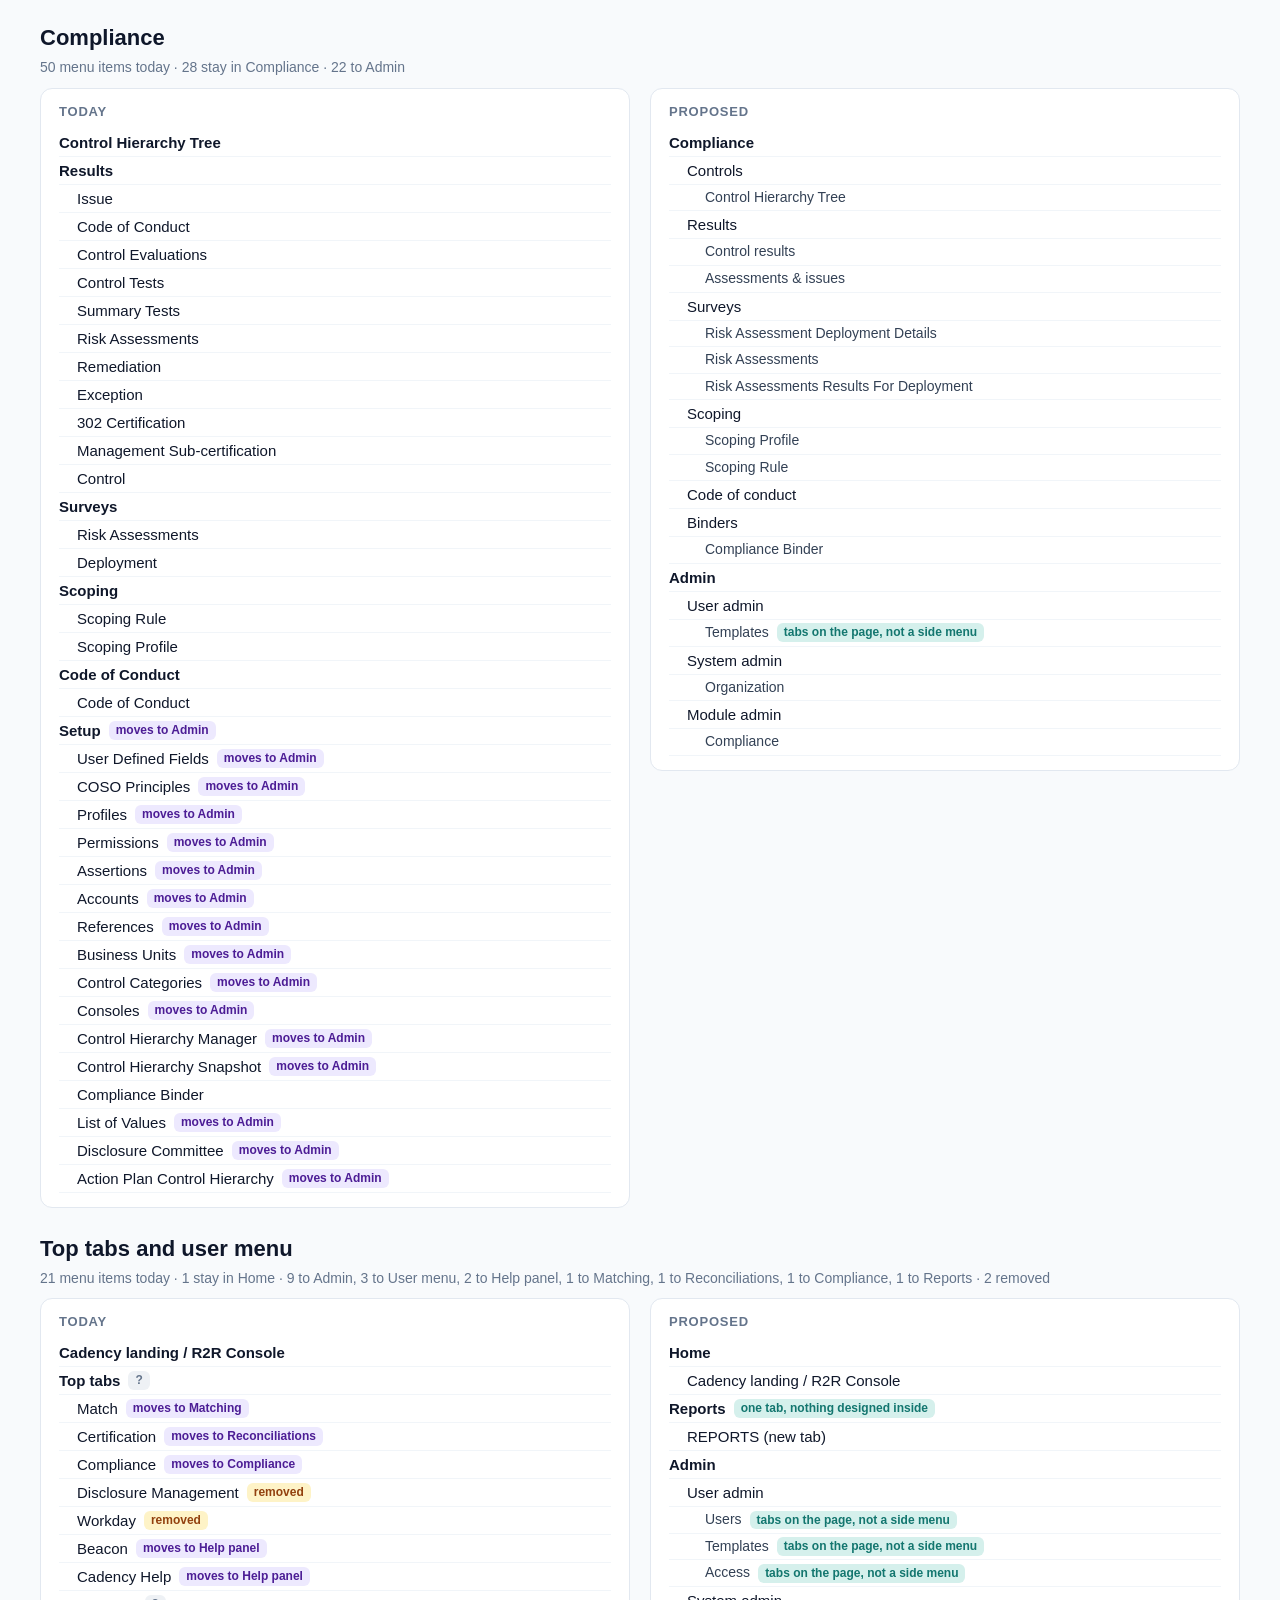
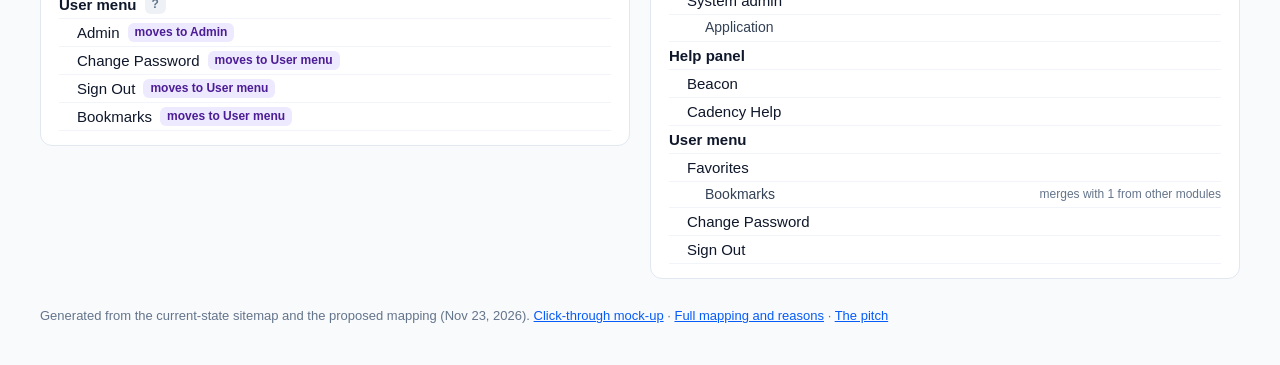
<file: compare.html>
<!doctype html>
<html lang="en"><head><meta charset="utf-8"><meta name="viewport" content="width=device-width,initial-scale=1">
<title>Cadency navigation, before and after by module</title>
<style>
:root{--ink:#0f172a;--ink2:#334155;--ink3:#64748b;--line:#e2e8f0;--bg:#f8fafc;--blue:#065bf9;--teal:#13766f;--purple:#6d28d9;--amber:#b45309}
*{box-sizing:border-box}body{margin:0;background:var(--bg);color:var(--ink);font:15px/1.4 Inter,-apple-system,BlinkMacSystemFont,"Segoe UI",Roboto,Helvetica,Arial,sans-serif}
header{padding:28px 40px 10px}header h1{margin:0 0 6px;font-size:28px;letter-spacing:-.01em}header p{margin:0;color:var(--ink2);max-width:80ch}
section{padding:18px 40px 8px}h2{font-size:22px;margin:0 0 10px}h2 .sum{display:block;font-size:14px;font-weight:500;color:var(--ink3);margin-top:4px}
.cols{display:grid;grid-template-columns:1fr 1fr;gap:20px;align-items:start}
.col{background:#fff;border:1px solid var(--line);border-radius:12px;padding:14px 18px}.col h3{margin:0 0 8px;font-size:13px;letter-spacing:.06em;text-transform:uppercase;color:var(--ink3)}
ul{list-style:none;margin:0;padding:0}li{display:flex;align-items:center;gap:8px;padding:3px 0;border-bottom:1px solid #f1f5f9}
li.d0{font-weight:700}li.d1{padding-left:18px}li.d2{padding-left:36px;color:var(--ink2);font-size:14px}
.to{font-size:12px;font-weight:600;padding:1px 7px;border-radius:6px;background:#ede9fe;color:#4c1d95;white-space:nowrap}.to.rm{background:#fef3c7;color:#92400e}.to.g{background:#eef1f5;color:var(--ink3)}
.flag{font-size:12px;font-weight:600;color:var(--teal);background:#d5f0ec;padding:1px 7px;border-radius:6px}
.merge{font-size:12px;color:var(--ink3);margin-left:auto;white-space:nowrap}
.key{display:flex;gap:16px;flex-wrap:wrap;font-size:13px;color:var(--ink3);padding:8px 40px 0}
footer{padding:20px 40px 40px;font-size:13px;color:var(--ink3)}footer a{color:var(--blue)}
@media (max-width:900px){.cols{grid-template-columns:1fr}header,section,footer,.key{padding-left:16px;padding-right:16px}}
</style></head><body>
<header><h1>Before and after, module by module</h1><p>Left: each module's menu as it is in Cadency today, two levels deep; items that leave the module say where they go. Right: the proposed areas that take them, showing only what comes from this module; "merges with n from other modules" means the same screen exists elsewhere today and becomes one. Pop-ups and edit screens are folded into their parent.</p></header>

<section>
<h2>Match<span class="sum">169 menu items today · 42 stay in Matching · 122 to Admin, 4 to Reports, 1 to User menu</span></h2>
<div class="cols">
<div class="col"><h3>Today</h3><ul><li class="d0"><span>Dashboard</span></li><li class="d0"><span>Transactions</span></li><li class="d1"><span>Search</span></li><li class="d1"><span>SmartMatch</span></li><li class="d1"><span>Exceptions</span></li><li class="d0"><span>Manage</span></li><li class="d1"><span>Transaction Control</span></li><li class="d1"><span>Balance Control</span></li><li class="d0"><span>Configuration</span><span class="to move">moves to Admin</span></li><li class="d1"><span>Amortization/depreciation</span><span class="to move">moves to Admin</span></li><li class="d1"><span>Batch import definitions</span><span class="to move">moves to Admin</span></li><li class="d1"><span>General system parameters</span><span class="to move">moves to Admin</span></li><li class="d1"><span>GL integration</span><span class="to move">moves to Admin</span></li><li class="d1"><span>Location manager</span><span class="to move">moves to Admin</span></li><li class="d1"><span>Match rules and sets</span><span class="to move">moves to Admin</span></li><li class="d1"><span>Operational structure manager</span><span class="to move">moves to Admin</span></li><li class="d1"><span>Reference definitions</span><span class="to move">moves to Admin</span></li><li class="d1"><span>SmartResolve procedures</span><span class="to move">moves to Admin</span></li><li class="d1"><span>Transaction criteria</span><span class="to move">moves to Admin</span></li><li class="d0"><span>Tasks</span></li><li class="d1"><span>Task History</span></li><li class="d1"><span>Running</span></li><li class="d1"><span>Recurring</span></li><li class="d1"><span>Scheduler</span><span class="to move">moves to Admin</span></li><li class="d0"><span>Reports</span><span class="to move">moves to Reports</span></li><li class="d1"><span>Standard reports (Reports screen)</span><span class="to move">moves to Reports</span></li><li class="d1"><span>Legacy reports</span><span class="to move">moves to Reports</span></li><li class="d0"><span>Audits</span><span class="to move">moves to Admin</span></li><li class="d1"><span>Account manager</span><span class="to move">moves to Admin</span></li><li class="d1"><span>ACH</span><span class="to move">moves to Admin</span></li><li class="d1"><span>BAI configuration</span><span class="to move">moves to Admin</span></li><li class="d1"><span>Calendars</span><span class="to move">moves to Admin</span></li><li class="d1"><span>Duplicate checking definitions</span><span class="to move">moves to Admin</span></li><li class="d1"><span>Email template manager</span><span class="to move">moves to Admin</span></li><li class="d1"><span>Import translations</span><span class="to move">moves to Admin</span></li><li class="d1"><span>Import validations</span><span class="to move">moves to Admin</span></li><li class="d1"><span>Information setup</span><span class="to move">moves to Admin</span></li><li class="d1"><span>Masking definitions</span><span class="to move">moves to Admin</span></li><li class="d1"><span>Unattached contacts</span><span class="to move">moves to Admin</span></li><li class="d0"><span>Preferences</span><span class="to move">moves to User menu</span></li><li class="d0"><span>Security</span><span class="to move">moves to Admin</span></li><li class="d1"><span>Sector manager</span><span class="to move">moves to Admin</span></li><li class="d1"><span>Security profiles</span><span class="to move">moves to Admin</span></li><li class="d1"><span>User group manager</span><span class="to move">moves to Admin</span></li><li class="d1"><span>User permissions</span><span class="to move">moves to Admin</span></li><li class="d0"><span>Daily Reconciliations</span></li><li class="d0"><span>Archive</span><span class="to move">moves to Admin</span></li><li class="d1"><span>Transactions</span><span class="to move">moves to Admin</span></li><li class="d1"><span>Reconciliations</span><span class="to move">moves to Admin</span></li><li class="d1"><span>Daily reconciliations</span><span class="to move">moves to Admin</span></li><li class="d1"><span>Amortization/depreciation</span><span class="to move">moves to Admin</span></li></ul></div>
<div class="col"><h3>Proposed</h3><ul><li class="d0"><span>Matching</span> <span class="flag">tabs on the page, not a side menu</span></li><li class="d1"><span>Dashboard</span></li><li class="d1"><span>Transactions</span></li><li class="d2"><span>Search</span></li><li class="d2"><span>SmartMatch</span></li><li class="d2"><span>Exceptions</span></li><li class="d1"><span>Import control</span></li><li class="d2"><span>Balance Control</span></li><li class="d2"><span>Transaction Control</span></li><li class="d1"><span>Jobs</span></li><li class="d2"><span>Task History</span></li><li class="d2"><span>Recurring</span></li><li class="d2"><span>Running</span></li><li class="d1"><span>Daily reconciliations</span></li><li class="d0"><span>Reports</span> <span class="flag">one tab, nothing designed inside</span></li><li class="d1"><span>Legacy reports</span></li><li class="d1"><span>Standard reports (Reports screen)</span></li><li class="d0"><span>Admin</span></li><li class="d1"><span>User admin</span></li><li class="d2"><span>Users</span> <span class="flag">tabs on the page, not a side menu</span></li><li class="d2"><span>Templates</span> <span class="flag">tabs on the page, not a side menu</span></li><li class="d1"><span>System admin</span></li><li class="d2"><span>Organization</span></li><li class="d2"><span>Calendars &amp; periods</span></li><li class="d2"><span>Data &amp; integrations</span></li><li class="d2"><span>Application</span></li><li class="d2"><span>Notifications</span></li><li class="d2"><span>Archive</span></li><li class="d1"><span>Module admin</span></li><li class="d2"><span>Matching</span></li><li class="d0"><span>User menu</span></li><li class="d1"><span>Preferences</span></li></ul></div>
</div></section><section>
<h2>Certification<span class="sum">203 menu items today · 55 stay in Reconciliations · 129 to Admin, 15 to Journal Entries, 4 to Reports</span></h2>
<div class="cols">
<div class="col"><h3>Today</h3><ul><li class="d0"><span>Reconciliations</span></li><li class="d1"><span>Reconciliations Dashboard</span></li><li class="d1"><span>Reconciliations</span></li><li class="d1"><span>Administration</span></li><li class="d1"><span>Reconciliation reports</span><span class="to move">moves to Reports</span></li><li class="d0"><span>Journal Entries</span><span class="to move">moves to Journal Entries</span></li><li class="d1"><span>Journal Entries Dashboard</span><span class="to move">moves to Journal Entries</span></li><li class="d1"><span>Recurring Journal Entries</span><span class="to move">moves to Journal Entries</span></li><li class="d1"><span>ERP Open Item Management</span><span class="to move">moves to Journal Entries</span></li><li class="d1"><span>JE reports</span><span class="to move">moves to Reports</span></li><li class="d0"><span>QA</span></li><li class="d1"><span>QA Dashboard</span></li><li class="d1"><span>Perform QA Reviews</span></li><li class="d1"><span>View Completed QA Reviews</span></li><li class="d1"><span>QA reports</span><span class="to move">moves to Reports</span></li><li class="d0"><span>Management</span><span class="to move">moves to Admin</span></li><li class="d1"><span>Management Dashboard</span></li><li class="d1"><span>Analysis</span></li><li class="d1"><span>Maintenance</span><span class="to move">moves to Admin</span></li><li class="d1"><span>System Management</span><span class="to move">moves to Admin</span></li><li class="d1"><span>Configuration</span><span class="to move">moves to Admin</span></li><li class="d1"><span>JE Configuration</span><span class="to move">moves to Admin</span></li></ul></div>
<div class="col"><h3>Proposed</h3><ul><li class="d0"><span>Reconciliations</span></li><li class="d1"><span>Dashboard</span></li><li class="d2"><span>Delinquent Reviews</span></li><li class="d2"><span>Management Dashboard</span></li><li class="d2"><span>Reconciliations Dashboard</span></li><li class="d2"><span>Delinquent Approvals</span></li><li class="d2"><span>Delinquent Reconciliations</span></li><li class="d1"><span>My reconciliations</span></li><li class="d2"><span>Approvals Due</span></li><li class="d2"><span>Completed Reconciliations</span></li><li class="d2"><span>Completed Review</span></li><li class="d2"><span>Decertified Reconciliations</span></li><li class="d2"><span>Reconciliation List</span></li><li class="d2"><span>Reconciliations Due</span></li><li class="d2"><span>Reconciliations Pending Modification</span></li><li class="d2"><span>Reviews Due</span></li><li class="d2"><span>Completed Approvals</span></li><li class="d1"><span>Reconciliation</span></li><li class="d2"><span>Reconciliation Detail</span></li><li class="d1"><span>Open items</span></li><li class="d2"><span>Open Items List</span></li><li class="d1"><span>Bulk reconciliations</span></li><li class="d2"><span>Bulk Reconciliations</span></li><li class="d2"><span>Process Queue</span></li><li class="d1"><span>QA review</span></li><li class="d2"><span>Perform QA Reviews</span></li><li class="d2"><span>QA Dashboard</span></li><li class="d2"><span>View Completed QA Reviews</span></li><li class="d1"><span>My accounts</span></li><li class="d2"><span>View Your Accounts</span></li><li class="d2"><span>Change request history</span></li><li class="d0"><span>Journal Entries</span></li><li class="d1"><span>Dashboard</span></li><li class="d2"><span>Journal Entries Dashboard</span></li><li class="d2"><span>Document Number Dashboard</span></li><li class="d2"><span>ERP Open Item Document</span></li><li class="d1"><span>Recurring</span></li><li class="d2"><span>Recurring Entries Dashboard</span></li><li class="d2"><span>Recurring Journal Entries</span></li><li class="d1"><span>Import history</span></li><li class="d1"><span>ERP open items</span></li><li class="d2"><span>ERP Open Item Management</span></li><li class="d1"><span>Binders</span></li><li class="d2"><span>JE Binders</span></li><li class="d0"><span>Reports</span> <span class="flag">one tab, nothing designed inside</span></li><li class="d1"><span>JE reports</span></li><li class="d1"><span>QA reports</span></li><li class="d1"><span>Reconciliation reports</span></li><li class="d1"><span>Reporting (Analysis)</span></li><li class="d0"><span>Admin</span></li><li class="d1"><span>User admin</span></li><li class="d2"><span>Users</span> <span class="flag">tabs on the page, not a side menu</span></li><li class="d2"><span>Templates</span> <span class="flag">tabs on the page, not a side menu</span></li><li class="d2"><span>Access</span> <span class="flag">tabs on the page, not a side menu</span></li><li class="d1"><span>System admin</span></li><li class="d2"><span>Organization</span></li><li class="d2"><span>Calendars &amp; periods</span></li><li class="d2"><span>Data &amp; integrations</span></li><li class="d2"><span>Application</span></li><li class="d2"><span>Maintenance jobs</span></li><li class="d2"><span>Notifications</span></li><li class="d2"><span>Notices &amp; documents</span></li><li class="d1"><span>Module admin</span></li><li class="d2"><span>Reconciliations</span></li><li class="d2"><span>Journal Entries</span></li></ul></div>
</div></section><section>
<h2>Close<span class="sum">117 menu items today · 28 stay in Close · 81 to Admin, 3 to User menu, 1 to Home, 1 to Reports · 3 removed</span></h2>
<div class="cols">
<div class="col"><h3>Today</h3><ul><li class="d0"><span>Home</span></li><li class="d1"><span>Home</span></li><li class="d1"><span>Folders</span></li><li class="d1"><span>Queues</span></li><li class="d1"><span>Proxy Manager</span><span class="to move">moves to Admin</span></li><li class="d1"><span>User Account</span><span class="to move">moves to User menu</span></li><li class="d0"><span>Close</span></li><li class="d1"><span>Consoles</span></li><li class="d1"><span>Collaboration</span><span class="to rm">removed</span></li><li class="d1"><span>Close Hierarchy</span><span class="to move">moves to Admin</span></li><li class="d1"><span>Periods</span><span class="to move">moves to Admin</span></li><li class="d1"><span>Results</span></li><li class="d1"><span>Legacy Consoles</span><span class="to rm">removed</span></li><li class="d1"><span>Setup</span><span class="to move">moves to Admin</span></li><li class="d0"><span>Configuration</span><span class="to move">moves to Admin</span></li><li class="d1"><span>System</span><span class="to move">moves to Admin</span></li><li class="d1"><span>Action Plan</span><span class="to move">moves to Admin</span></li><li class="d1"><span>Calendar</span><span class="to move">moves to Admin</span></li><li class="d1"><span>User Management</span><span class="to move">moves to Admin</span></li><li class="d1"><span>Import Manager</span><span class="to move">moves to Admin</span></li><li class="d0"><span>Close reports</span><span class="to move">moves to Reports</span></li><li class="d0"><span>Bookmarks</span><span class="to move">moves to User menu</span></li></ul></div>
<div class="col"><h3>Proposed</h3><ul><li class="d0"><span>Home</span></li><li class="d1"><span>Home (configurable)</span></li><li class="d0"><span>Close</span></li><li class="d1"><span>Close Home</span></li><li class="d1"><span>Action plans</span></li><li class="d2"><span>Cancelled</span></li><li class="d2"><span>Closed</span></li><li class="d2"><span>Inbox</span></li><li class="d2"><span>Outbox</span></li><li class="d2"><span>Proxy</span></li><li class="d2"><span>Reopen</span></li><li class="d2"><span>Upcoming</span></li><li class="d1"><span>Status</span></li><li class="d2"><span>Close Task</span></li><li class="d2"><span>Close Task Status</span></li><li class="d2"><span>Dependencies</span></li><li class="d1"><span>Queues</span></li><li class="d1"><span>Results</span></li><li class="d1"><span>Binders</span></li><li class="d0"><span>Reports</span> <span class="flag">one tab, nothing designed inside</span></li><li class="d1"><span>Close reports</span></li><li class="d0"><span>Admin</span></li><li class="d1"><span>User admin</span></li><li class="d2"><span>Users</span> <span class="flag">tabs on the page, not a side menu</span></li><li class="d2"><span>Templates</span> <span class="flag">tabs on the page, not a side menu</span></li><li class="d1"><span>System admin</span></li><li class="d2"><span>Calendars &amp; periods</span></li><li class="d2"><span>Data &amp; integrations</span></li><li class="d2"><span>Application</span></li><li class="d2"><span>Maintenance jobs</span></li><li class="d1"><span>Module admin</span></li><li class="d2"><span>Close</span></li><li class="d0"><span>User menu</span></li><li class="d1"><span>Profile</span></li><li class="d2"><span>User Account</span></li><li class="d1"><span>Favorites</span></li><li class="d2"><span>Bookmarks</span><span class="merge">merges with 1 from other modules</span></li></ul></div>
</div></section><section>
<h2>Compliance<span class="sum">50 menu items today · 28 stay in Compliance · 22 to Admin</span></h2>
<div class="cols">
<div class="col"><h3>Today</h3><ul><li class="d0"><span>Control Hierarchy Tree</span></li><li class="d0"><span>Results</span></li><li class="d1"><span>Issue</span></li><li class="d1"><span>Code of Conduct</span></li><li class="d1"><span>Control Evaluations</span></li><li class="d1"><span>Control Tests</span></li><li class="d1"><span>Summary Tests</span></li><li class="d1"><span>Risk Assessments</span></li><li class="d1"><span>Remediation</span></li><li class="d1"><span>Exception</span></li><li class="d1"><span>302 Certification</span></li><li class="d1"><span>Management Sub-certification</span></li><li class="d1"><span>Control</span></li><li class="d0"><span>Surveys</span></li><li class="d1"><span>Risk Assessments</span></li><li class="d1"><span>Deployment</span></li><li class="d0"><span>Scoping</span></li><li class="d1"><span>Scoping Rule</span></li><li class="d1"><span>Scoping Profile</span></li><li class="d0"><span>Code of Conduct</span></li><li class="d1"><span>Code of Conduct</span></li><li class="d0"><span>Setup</span><span class="to move">moves to Admin</span></li><li class="d1"><span>User Defined Fields</span><span class="to move">moves to Admin</span></li><li class="d1"><span>COSO Principles</span><span class="to move">moves to Admin</span></li><li class="d1"><span>Profiles</span><span class="to move">moves to Admin</span></li><li class="d1"><span>Permissions</span><span class="to move">moves to Admin</span></li><li class="d1"><span>Assertions</span><span class="to move">moves to Admin</span></li><li class="d1"><span>Accounts</span><span class="to move">moves to Admin</span></li><li class="d1"><span>References</span><span class="to move">moves to Admin</span></li><li class="d1"><span>Business Units</span><span class="to move">moves to Admin</span></li><li class="d1"><span>Control Categories</span><span class="to move">moves to Admin</span></li><li class="d1"><span>Consoles</span><span class="to move">moves to Admin</span></li><li class="d1"><span>Control Hierarchy Manager</span><span class="to move">moves to Admin</span></li><li class="d1"><span>Control Hierarchy Snapshot</span><span class="to move">moves to Admin</span></li><li class="d1"><span>Compliance Binder</span></li><li class="d1"><span>List of Values</span><span class="to move">moves to Admin</span></li><li class="d1"><span>Disclosure Committee</span><span class="to move">moves to Admin</span></li><li class="d1"><span>Action Plan Control Hierarchy</span><span class="to move">moves to Admin</span></li></ul></div>
<div class="col"><h3>Proposed</h3><ul><li class="d0"><span>Compliance</span></li><li class="d1"><span>Controls</span></li><li class="d2"><span>Control Hierarchy Tree</span></li><li class="d1"><span>Results</span></li><li class="d2"><span>Control results</span></li><li class="d2"><span>Assessments &amp; issues</span></li><li class="d1"><span>Surveys</span></li><li class="d2"><span>Risk Assessment Deployment Details</span></li><li class="d2"><span>Risk Assessments</span></li><li class="d2"><span>Risk Assessments Results For Deployment</span></li><li class="d1"><span>Scoping</span></li><li class="d2"><span>Scoping Profile</span></li><li class="d2"><span>Scoping Rule</span></li><li class="d1"><span>Code of conduct</span></li><li class="d1"><span>Binders</span></li><li class="d2"><span>Compliance Binder</span></li><li class="d0"><span>Admin</span></li><li class="d1"><span>User admin</span></li><li class="d2"><span>Templates</span> <span class="flag">tabs on the page, not a side menu</span></li><li class="d1"><span>System admin</span></li><li class="d2"><span>Organization</span></li><li class="d1"><span>Module admin</span></li><li class="d2"><span>Compliance</span></li></ul></div>
</div></section><section>
<h2>Top tabs and user menu<span class="sum">21 menu items today · 1 stay in Home · 9 to Admin, 3 to User menu, 2 to Help panel, 1 to Matching, 1 to Reconciliations, 1 to Compliance, 1 to Reports · 2 removed</span></h2>
<div class="cols">
<div class="col"><h3>Today</h3><ul><li class="d0"><span>Cadency landing / R2R Console</span></li><li class="d0"><span>Top tabs</span><span class="to g">?</span></li><li class="d1"><span>Match</span><span class="to move">moves to Matching</span></li><li class="d1"><span>Certification</span><span class="to move">moves to Reconciliations</span></li><li class="d1"><span>Compliance</span><span class="to move">moves to Compliance</span></li><li class="d1"><span>Disclosure Management</span><span class="to rm">removed</span></li><li class="d1"><span>Workday</span><span class="to rm">removed</span></li><li class="d1"><span>Beacon</span><span class="to move">moves to Help panel</span></li><li class="d1"><span>Cadency Help</span><span class="to move">moves to Help panel</span></li><li class="d0"><span>User menu</span><span class="to g">?</span></li><li class="d1"><span>Admin</span><span class="to move">moves to Admin</span></li><li class="d1"><span>Change Password</span><span class="to move">moves to User menu</span></li><li class="d1"><span>Sign Out</span><span class="to move">moves to User menu</span></li><li class="d1"><span>Bookmarks</span><span class="to move">moves to User menu</span></li></ul></div>
<div class="col"><h3>Proposed</h3><ul><li class="d0"><span>Home</span></li><li class="d1"><span>Cadency landing / R2R Console</span></li><li class="d0"><span>Reports</span> <span class="flag">one tab, nothing designed inside</span></li><li class="d1"><span>REPORTS (new tab)</span></li><li class="d0"><span>Admin</span></li><li class="d1"><span>User admin</span></li><li class="d2"><span>Users</span> <span class="flag">tabs on the page, not a side menu</span></li><li class="d2"><span>Templates</span> <span class="flag">tabs on the page, not a side menu</span></li><li class="d2"><span>Access</span> <span class="flag">tabs on the page, not a side menu</span></li><li class="d1"><span>System admin</span></li><li class="d2"><span>Application</span></li><li class="d0"><span>Help panel</span></li><li class="d1"><span>Beacon</span></li><li class="d1"><span>Cadency Help</span></li><li class="d0"><span>User menu</span></li><li class="d1"><span>Favorites</span></li><li class="d2"><span>Bookmarks</span><span class="merge">merges with 1 from other modules</span></li><li class="d1"><span>Change Password</span></li><li class="d1"><span>Sign Out</span></li></ul></div>
</div></section>
<footer>Generated from the current-state sitemap and the proposed mapping (Nov 23, 2026). <a href="mockup.html">Click-through mock-up</a> · <a href="nav-redesign-draft.html">Full mapping and reasons</a> · <a href="index.html">The pitch</a></footer>
</body></html>
</file>
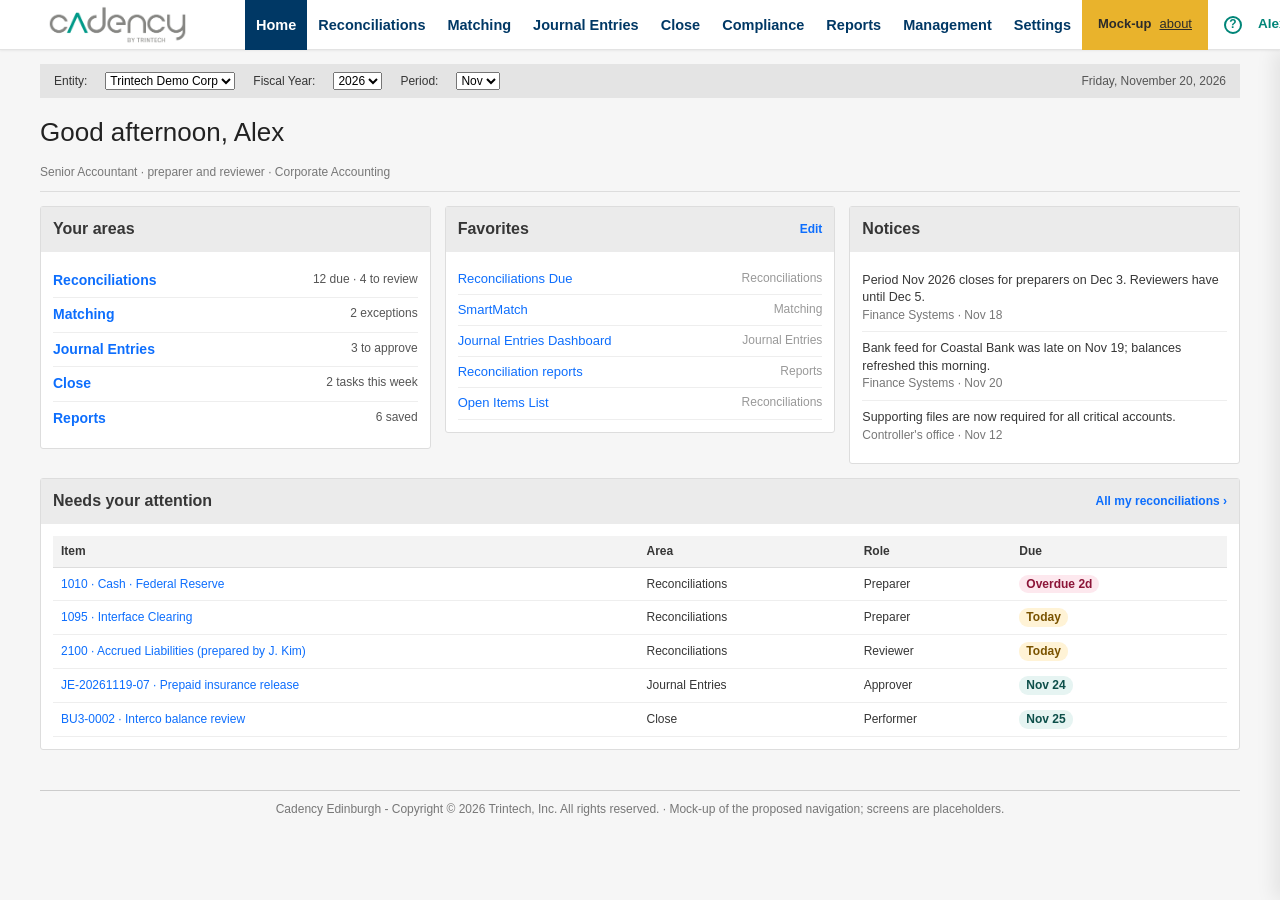
<file: mockup-v1.html>
<!doctype html>
<html lang="en">
<head>
<meta charset="utf-8">
<meta name="viewport" content="width=device-width,initial-scale=1">
<title>Cadency navigation mock-up</title>
<style>
/* Current Cadency look and feel, measured from UAT01 on Nov 20, 2026: white 50px top bar, bold navy tabs (#003865), active tab navy with white text,
   245px dark grey sidebar (#4B4F54) with a magenta toggle (#910048), Arial 12px, grey page background (#F6F6F6), white panels with grey headers. */
:root{--navy:#003865;--teal:#008578;--magenta:#910048;--side:#4b4f54;--side-hover:#3d4044;--bg:#f6f6f6;--panel-head:#ebebeb;--line:#dddddd;--ink:#363636;--ink2:#555;--link:#0d6efd;--blue:#1f7ae0;--amber:#e9b32c;--grey-txt:#777;
 --t1:#13766f;--t2:#3da89d;--t3:#7ad8cc;--t4:#b5f2ea;--t5:#eafefd;--tn:#d9d9d9;--tz:#fff}
*{box-sizing:border-box}
html,body{margin:0;height:100%;background:var(--bg);color:var(--ink);font:12px/1.4 Arial,"Helvetica Neue",Helvetica,sans-serif}
a{color:var(--link);text-decoration:none}a:hover{text-decoration:underline}
#top{position:fixed;top:0;left:0;right:0;height:50px;background:#fff;border-bottom:1px solid #e3e3e3;display:flex;align-items:stretch;z-index:20;box-shadow:0 1px 2px rgba(0,0,0,.06)}
#top .logo{flex:0 0 245px;display:flex;align-items:center;padding-left:48px}
#top .logo img{height:38px}
#tabs{display:flex;align-items:stretch;list-style:none;margin:0;padding:0}
#tabs li a{display:flex;align-items:center;height:50px;padding:0 11px;font-weight:700;font-size:14.5px;color:var(--navy);white-space:nowrap}
#tabs li a:hover{text-decoration:none;background:#f1f4f8}
#tabs li.on a{background:var(--navy);color:#fff}
#tabs li.sep{width:1px;background:#e3e3e3;margin:10px 4px}
#top .right{margin-left:auto;display:flex;align-items:center;gap:16px;padding-right:24px;flex:0 0 auto}
#top .mock{background:var(--amber);color:#2b2b2b;font-weight:700;font-size:13px;padding:0 16px;height:50px;display:flex;align-items:center;white-space:nowrap;cursor:pointer}#top .mock span{font-weight:400;margin-left:8px;text-decoration:underline}
#top .help{width:18px;height:18px;border-radius:50%;border:2px solid var(--teal);color:var(--teal);font-weight:700;display:flex;align-items:center;justify-content:center;cursor:pointer;font-size:12px}
#top .user{color:var(--teal);font-weight:700;font-size:13.5px;cursor:pointer;position:relative;white-space:nowrap}
#top .user .menu{display:none;position:absolute;right:0;top:34px;background:#fff;border:1px solid var(--line);box-shadow:0 4px 12px rgba(0,0,0,.12);min-width:170px;padding:6px 0}
#top .user.open .menu{display:block}
#top .user .menu a{display:block;padding:7px 14px;color:var(--ink);font-weight:400;font-size:13px}
#top .user .menu a:hover{background:#f1f4f8;text-decoration:none}
#side{position:fixed;top:50px;left:0;bottom:0;width:245px;background:var(--side);color:#fff;overflow:auto;z-index:10;transition:width .15s}
#side.closed{width:0}
#toggle{position:fixed;top:62px;left:245px;width:25px;height:48px;background:var(--magenta);color:#fff;display:flex;align-items:center;justify-content:center;cursor:pointer;z-index:11;font-size:14px;transition:left .15s}
#side.closed + #toggle{left:0}
#side .sec{padding:14px 20px 6px;font-weight:700;font-size:14px;text-transform:uppercase;letter-spacing:.2px}
#side .sec span{font-size:10px;margin-left:6px}#side .sec.g{font-size:14px;color:#fff;padding-top:16px}
#side a.it{display:flex;align-items:center;justify-content:space-between;gap:8px;color:#fff;font-size:14px;min-height:30px;padding:5px 16px 5px 35px;line-height:1.3}#side a.it .lab{min-width:0}
#side a.it:hover{background:var(--side-hover);text-decoration:none}
#side a.it.on{background:var(--side-hover)}
#side a.it.l4{padding-left:52px;font-size:13px;color:#e4e4e4}
#side a.it .chev{font-size:11px;opacity:.8}
#side .foot{display:none}
#main{margin-left:245px;padding:64px 40px 40px 44px;min-height:100vh;transition:margin .15s}
#side.closed ~ #main{margin-left:0}
h1.pt{font-size:26px;font-weight:400;margin:0 0 14px;color:#222;padding-bottom:10px;border-bottom:1px solid #ddd}
.dateline{position:absolute;right:40px;top:58px;font-size:12px;color:#555}
body.nosb #side,body.nosb #toggle{display:none}body.nosb #main{margin-left:0;padding-left:40px}
.sub{color:var(--grey-txt);font-size:12px;margin-bottom:14px;display:flex;gap:10px;align-items:center;flex-wrap:wrap}
.crumb a{color:var(--link)}
.entitybar{background:#e4e4e4;padding:8px 14px;margin:0 0 16px;display:flex;gap:18px;align-items:center;font-size:12px}
.entitybar select{font:inherit;font-size:12px}
.grid{display:grid;gap:14px;align-items:start}.g2{grid-template-columns:1fr 1fr}.g3{grid-template-columns:1fr 1fr 1fr}.g4{grid-template-columns:repeat(4,1fr)}
.panel{background:#fff;border:1px solid var(--line)}
.panel{border-radius:3px}.panel .ph{background:var(--panel-head);padding:11px 12px;font-weight:700;font-size:16px;display:flex;justify-content:space-between;align-items:center;min-height:44px}.panel .ph a.t{color:var(--ink);font-size:16px}.panel .ph a.t:hover{color:var(--link)}
.panel .ph a{font-size:12px;font-weight:700}
.panel .pb{padding:12px}
.panel .pb p{margin:0 0 8px}
.ph .q{display:inline-block;width:14px;height:14px;border-radius:50%;background:#555;color:#fff;font-size:10px;text-align:center;line-height:14px;margin-left:6px;font-weight:700}
.list a{display:block;padding:6px 0;font-size:14px;font-weight:700}
.list a:last-child{border-bottom:0}
.tier{display:inline-block;padding:2px 8px;border-radius:3px;font-size:12px;font-weight:700;border:1px solid #999;color:#222;margin-left:6px;vertical-align:middle}
.dot{display:inline-block;width:11px;height:11px;border-radius:2px;border:1px solid #888;margin-left:7px;vertical-align:-1px}.dot.t1{background:var(--t1)}.dot.t2{background:var(--t2)}.dot.t3{background:var(--t3)}.dot.t4{background:var(--t4)}.dot.t5{background:var(--t5)}.dot.tn{background:var(--tn)}.dot.tz{background:#fff}
.tier.t1{background:var(--t1);color:#fff;border-color:var(--t1)}.tier.t2{background:var(--t2);color:#fff;border-color:var(--t2)}.tier.t3{background:var(--t3)}.tier.t4{background:var(--t4)}.tier.t5{background:var(--t5)}.tier.tn{background:var(--tn)}.tier.tz{background:#fff}
.src{color:var(--grey-txt);font-size:12px}
.src b{color:var(--ink2);font-weight:700}
.src code{font:inherit;background:#f1f1f1;padding:1px 5px;border-radius:2px}
.ghost{height:110px;border:1px dashed #cfcfcf;background:repeating-linear-gradient(135deg,#fafafa,#fafafa 8px,#f2f2f2 8px,#f2f2f2 16px);display:flex;align-items:center;justify-content:center;color:#999;font-size:12px;margin-top:10px}
.ghost.tall{height:220px}
.btn{display:inline-block;padding:6px 12px;border:1px solid #bbb;background:#fff;border-radius:3px;font-size:12px;font-weight:700;color:#333;cursor:pointer}
.btn.p{background:#fff;border-color:#2a84d9;color:#2a84d9}
.kpi{display:flex;gap:14px}
.kpi .k{flex:1;background:#fff;border:1px solid var(--line);padding:12px}
.kpi .k .n{font-size:30px;color:var(--teal);font-weight:400;line-height:1}
.kpi .k .l{font-size:12px;color:var(--ink2);margin-top:6px}
.kpi .k a{display:block;margin-top:8px;font-weight:700;font-size:12px}
table.t{width:100%;border-collapse:collapse;font-size:12px}
table.t th{text-align:left;background:#f3f3f3;border-bottom:1px solid var(--line);padding:7px 8px;font-weight:700}
table.t td{padding:7px 8px;border-bottom:1px solid #eee}
.pill{display:inline-block;padding:1px 7px;border-radius:9px;font-size:12px;font-weight:700}
.pill.due{background:#fde8ee;color:#8c1538}.pill.today{background:#fff3d6;color:#7a5300}.pill.wk{background:#e6f4f2;color:#0d4f4a}
.notice{padding:8px 0;border-bottom:1px solid #eee;font-size:12.5px}.notice:last-child{border-bottom:0}
.notice .d{color:var(--grey-txt);font-size:12px}
.fav a{display:flex;justify-content:space-between;padding:6px 0;border-bottom:1px solid #eee;font-size:13px}.fav a span{color:#999;font-size:12px}
#helpdrawer{position:fixed;top:50px;right:-380px;width:380px;bottom:0;background:#fff;border-left:1px solid var(--line);box-shadow:-6px 0 18px rgba(0,0,0,.08);z-index:15;transition:right .15s;display:flex;flex-direction:column}
#helpdrawer.open{right:0}
#helpdrawer .hh{padding:12px 16px;border-bottom:1px solid var(--line);display:flex;justify-content:space-between;align-items:center;font-weight:700;font-size:15px}
#helpdrawer .hb{padding:14px 16px;overflow:auto;font-size:13px}
#helpdrawer .hb .qq{display:block;padding:8px 10px;border:1px solid var(--line);border-radius:4px;margin-bottom:8px;color:var(--ink)}
#helpdrawer .hb .qq:hover{background:#f6f9fc;text-decoration:none}
#helpdrawer .hb input{width:100%;padding:8px 10px;border:1px solid #bbb;border-radius:3px;font:inherit;margin-bottom:12px}
.footer{margin-top:40px;border-top:1px solid #ccc;padding-top:10px;color:#777;font-size:12px;text-align:center}
.areas a{display:flex;justify-content:space-between;padding:7px 0;border-bottom:1px solid #eee;font-size:14px;font-weight:700}.areas a:last-child{border-bottom:0}.areas a span{font-weight:400;color:#555;font-size:12px}
@media (max-width:900px){#side{display:none}#main{margin-left:0;padding:60px 14px 30px}#top .logo{width:auto;padding-left:12px}#tabs li a{padding:0 7px;font-size:12px}.g2,.g3,.g4{grid-template-columns:1fr}.kpi{flex-wrap:wrap}}
</style>
</head>
<body>
<div id="top">
  <div class="logo"><img src="[data-uri]" alt="Cadency by Trintech"></div>
  <ul id="tabs"></ul>
  <div class="right">
    <div class="mock" id="about">Mock-up <span>about</span></div>
    <div class="help" id="helpbtn" title="Help">?</div>
    <div class="user" id="user">Alex Morgan ▾<div class="menu" id="usermenu"></div></div>
  </div>
</div>
<div id="side"></div>
<div id="toggle" title="Hide or show the menu">≡</div>
<div id="main"></div>
<div id="helpdrawer"><div class="hh"><span>Help</span><a href="#" id="helpclose" style="font-weight:400">Close</a></div><div class="hb" id="helpbody"></div></div>
<script>
const TREE = {"name": "Cadency", "tier": "n", "src": [], "kids": [{"name": "Home", "tier": "n", "src": [], "kids": [{"name": "Cadency landing / R2R Console", "tier": "1", "src": ["Global shell › Cadency landing / R2R Console"], "kids": []}, {"name": "Home (configurable)", "tier": "1", "src": ["Close › Home › Home › Home (configurable)"], "kids": []}]}, {"name": "Reconciliations", "tier": "n", "src": [], "kids": [{"name": "Dashboard", "tier": "n", "src": [], "kids": [{"name": "Reconciliations Dashboard", "tier": "1", "src": ["Certification › Reconciliations › Reconciliations Dashboard"], "kids": []}]}, {"name": "My reconciliations", "tier": "n", "src": [], "kids": [{"name": "Approvals Due", "tier": "1", "src": ["Certification › Reconciliations › Reconciliations › Approve › Approvals Due"], "kids": []}, {"name": "Completed Reconciliations", "tier": "1", "src": ["Certification › Reconciliations › Reconciliations › Preparation › Completed Reconciliations"], "kids": []}, {"name": "Completed Review", "tier": "1", "src": ["Certification › Reconciliations › Reconciliations › Review › Completed Review"], "kids": []}, {"name": "Decertified Reconciliations", "tier": "1", "src": ["Certification › Reconciliations › Reconciliations › Review › Decertified Reconciliations", "Certification › Reconciliations › Reconciliations › Approve › Decertified Reconciliations"], "kids": []}, {"name": "Reconciliation List", "tier": "1", "src": ["Certification › Management › Analysis › Account Metrics › Reconciliation List"], "kids": []}, {"name": "Reconciliations Due", "tier": "1", "src": ["Certification › Reconciliations › Reconciliations › Preparation › Reconciliations Due"], "kids": []}, {"name": "Reconciliations Pending Modification", "tier": "1", "src": ["Certification › Reconciliations › Reconciliations › Preparation › Reconciliations Pending Modification"], "kids": []}, {"name": "Reviews Due", "tier": "1", "src": ["Certification › Reconciliations › Reconciliations › Review › Reviews Due"], "kids": []}, {"name": "Completed Approvals", "tier": "2", "src": ["Certification › Reconciliations › Reconciliations › Approve › Completed Approvals"], "kids": []}]}, {"name": "Reconciliation", "tier": "n", "src": [], "kids": [{"name": "Reconciliation Detail", "tier": "1", "src": ["Certification › Reconciliations › Reconciliations › Preparation › Reconciliation Detail", "Certification › Reconciliations › Reconciliations › Review › Reconciliation Detail", "Certification › Management › Analysis › Account Metrics › Reconciliation Detail"], "kids": []}]}, {"name": "Open items", "tier": "n", "src": [], "kids": [{"name": "Open Items List", "tier": "1", "src": ["Certification › Reconciliations › Reconciliations › Preparation › Open Items List", "Certification › Management › Analysis › Account Metrics › Open Items List"], "kids": []}]}, {"name": "Bulk reconciliations", "tier": "n", "src": [], "kids": [{"name": "Bulk Reconciliations", "tier": "1", "src": ["Certification › Reconciliations › Reconciliations › Preparation › Bulk Reconciliations"], "kids": []}]}, {"name": "QA review", "tier": "n", "src": [], "kids": [{"name": "Perform QA Reviews", "tier": "1", "src": ["Certification › QA › Perform QA Reviews"], "kids": []}, {"name": "QA Dashboard", "tier": "1", "src": ["Certification › QA › QA Dashboard"], "kids": []}, {"name": "View Completed QA Reviews", "tier": "n", "src": ["Certification › QA › View Completed QA Reviews"], "kids": []}]}, {"name": "My accounts", "tier": "n", "src": [], "kids": [{"name": "View Your Accounts", "tier": "1", "src": ["Certification › Reconciliations › Administration › Reconciliations › View Your Accounts"], "kids": []}, {"name": "Change request history", "tier": "2", "src": ["Certification › Reconciliations › Administration › Change request history"], "kids": []}]}]}, {"name": "Matching", "tier": "n", "src": [], "kids": [{"name": "Dashboard", "tier": "n", "src": [], "kids": [{"name": "Dashboard", "tier": "2", "src": ["Match › Dashboard"], "kids": []}]}, {"name": "Transactions", "tier": "n", "src": [], "kids": [{"name": "Search", "tier": "1", "src": ["Match › Transactions › Search"], "kids": []}, {"name": "SmartMatch", "tier": "1", "src": ["Match › Transactions › SmartMatch"], "kids": []}, {"name": "Exceptions", "tier": "2", "src": ["Match › Transactions › Exceptions"], "kids": []}]}, {"name": "Import control", "tier": "n", "src": [], "kids": [{"name": "Balance Control", "tier": "2", "src": ["Match › Manage › Balance Control"], "kids": []}, {"name": "Transaction Control", "tier": "2", "src": ["Match › Manage › Transaction Control"], "kids": []}]}, {"name": "Jobs", "tier": "n", "src": [], "kids": [{"name": "Task History", "tier": "1", "src": ["Match › Tasks › Task History"], "kids": []}, {"name": "Recurring", "tier": "2", "src": ["Match › Tasks › Recurring"], "kids": []}, {"name": "Running", "tier": "2", "src": ["Match › Tasks › Running"], "kids": []}]}, {"name": "Daily reconciliations", "tier": "n", "src": [], "kids": [{"name": "Daily Reconciliations", "tier": "3", "src": ["Match › Daily Reconciliations"], "kids": []}]}]}, {"name": "Journal Entries", "tier": "n", "src": [], "kids": [{"name": "Dashboard", "tier": "n", "src": [], "kids": [{"name": "Journal Entries Dashboard", "tier": "1", "src": ["Certification › Journal Entries › Journal Entries Dashboard", "Certification › Management › Analysis › Journal Entry Metrics › Journal Entries Dashboard"], "kids": []}]}, {"name": "Journal entry", "tier": "n", "src": [], "kids": []}, {"name": "Recurring", "tier": "n", "src": [], "kids": [{"name": "Recurring Entries Dashboard", "tier": "1", "src": ["Certification › Management › Analysis › Journal Entry Metrics › Recurring Entries Dashboard"], "kids": []}, {"name": "Recurring Journal Entries", "tier": "1", "src": ["Certification › Journal Entries › Recurring Journal Entries"], "kids": []}]}, {"name": "Import history", "tier": "n", "src": [], "kids": [{"name": "Import History", "tier": "1", "src": ["Certification › Journal Entries › Journal Entries Dashboard › Import History"], "kids": []}]}, {"name": "ERP open items", "tier": "n", "src": [], "kids": [{"name": "ERP Open Item Management", "tier": "n", "src": ["Certification › Journal Entries › ERP Open Item Management"], "kids": []}]}]}, {"name": "Close", "tier": "n", "src": [], "kids": [{"name": "Close Home", "tier": "n", "src": [], "kids": [{"name": "Close Home", "tier": "1", "src": ["Close › Home › Home › Close Home"], "kids": []}]}, {"name": "Action plans", "tier": "n", "src": [], "kids": [{"name": "Action plan", "tier": "n", "src": [], "kids": []}, {"name": "Cancelled", "tier": "1", "src": ["Close › Home › Folders › Cancelled"], "kids": []}, {"name": "Closed", "tier": "1", "src": ["Close › Home › Folders › Closed"], "kids": []}, {"name": "Inbox", "tier": "1", "src": ["Close › Home › Folders › Inbox"], "kids": []}, {"name": "Outbox", "tier": "1", "src": ["Close › Home › Folders › Outbox"], "kids": []}, {"name": "Proxy", "tier": "1", "src": ["Close › Home › Folders › Proxy"], "kids": []}, {"name": "Reopen", "tier": "1", "src": ["Close › Home › Folders › Reopen"], "kids": []}, {"name": "Upcoming", "tier": "1", "src": ["Close › Home › Folders › Upcoming"], "kids": []}]}, {"name": "Queues", "tier": "n", "src": [], "kids": [{"name": "Queues", "tier": "n", "src": ["Close › Home › Queues"], "kids": []}]}, {"name": "Results", "tier": "n", "src": [], "kids": [{"name": "Results", "tier": "1", "src": ["Close › Close › Results"], "kids": []}]}]}, {"name": "Compliance", "tier": "n", "src": [], "kids": [{"name": "Controls", "tier": "n", "src": [], "kids": [{"name": "Control Hierarchy Tree", "tier": "n", "src": ["Compliance › Control Hierarchy Tree"], "kids": []}]}, {"name": "Results", "tier": "n", "src": [], "kids": [{"name": "Control results", "tier": "n", "src": [], "kids": [{"name": "Control Evaluations", "tier": "n", "src": ["Compliance › Results › Control Evaluations"], "kids": []}, {"name": "Control Tests", "tier": "n", "src": ["Compliance › Results › Control Tests"], "kids": []}, {"name": "Related Controls", "tier": "n", "src": ["Compliance › Results › Summary Tests › Related Controls"], "kids": []}, {"name": "View (Tasks)", "tier": "n", "src": ["Compliance › Results › Control › View (Tasks)"], "kids": []}]}, {"name": "Assessments & issues", "tier": "n", "src": [], "kids": [{"name": "302 Certification", "tier": "n", "src": ["Compliance › Results › 302 Certification"], "kids": []}, {"name": "Code of Conduct", "tier": "n", "src": ["Compliance › Results › Code of Conduct"], "kids": []}, {"name": "Exception", "tier": "n", "src": ["Compliance › Results › Exception"], "kids": []}, {"name": "Issue", "tier": "n", "src": ["Compliance › Results › Issue"], "kids": []}, {"name": "Management Sub-certification", "tier": "n", "src": ["Compliance › Results › Management Sub-certification"], "kids": []}, {"name": "Remediation", "tier": "n", "src": ["Compliance › Results › Remediation"], "kids": []}, {"name": "Risk Assessment", "tier": "n", "src": ["Compliance › Results › Risk Assessments › Risk Assessment"], "kids": []}]}]}, {"name": "Surveys", "tier": "n", "src": [], "kids": [{"name": "Risk Assessment Deployment Details", "tier": "n", "src": ["Compliance › Surveys › Deployment › Risk Assessment Deployment Details"], "kids": []}, {"name": "Risk Assessments", "tier": "n", "src": ["Compliance › Surveys › Risk Assessments"], "kids": []}, {"name": "Risk Assessments Results For Deployment", "tier": "n", "src": ["Compliance › Surveys › Deployment › Risk Assessments Results For Deployment"], "kids": []}]}, {"name": "Scoping", "tier": "n", "src": [], "kids": [{"name": "Scoping Profile", "tier": "n", "src": ["Compliance › Scoping › Scoping Profile"], "kids": []}, {"name": "Scoping Rule", "tier": "n", "src": ["Compliance › Scoping › Scoping Rule"], "kids": []}]}, {"name": "Code of conduct", "tier": "n", "src": [], "kids": [{"name": "Code of Conduct", "tier": "2", "src": ["Compliance › Code of Conduct"], "kids": []}]}]}, {"name": "Reports", "tier": "n", "src": [], "kids": [{"name": "All reports", "tier": "n", "src": [], "kids": [{"name": "REPORTS (new tab)", "tier": "n", "src": ["Global shell › User menu › Admin › REPORTS (new tab)"], "kids": []}]}, {"name": "Reconciliations", "tier": "n", "src": [], "kids": [{"name": "QA reports", "tier": "n", "src": ["Certification › QA › QA reports"], "kids": []}, {"name": "Reconciliation reports", "tier": "n", "src": ["Certification › Reconciliations › Reconciliation reports"], "kids": []}, {"name": "Reporting (Analysis)", "tier": "n", "src": ["Certification › Management › Analysis › Reporting (Analysis)"], "kids": []}]}, {"name": "Journal Entries", "tier": "n", "src": [], "kids": [{"name": "JE reports", "tier": "n", "src": ["Certification › Journal Entries › JE reports"], "kids": []}]}, {"name": "Matching", "tier": "n", "src": [], "kids": [{"name": "Legacy reports", "tier": "2", "src": ["Match › Reports › Legacy reports"], "kids": []}, {"name": "Standard reports (Reports screen)", "tier": "n", "src": ["Match › Reports › Standard reports (Reports screen)"], "kids": []}]}, {"name": "Close", "tier": "n", "src": [], "kids": [{"name": "Close reports", "tier": "n", "src": ["Close › Close reports"], "kids": []}]}, {"name": "Binders", "tier": "n", "src": [], "kids": [{"name": "Binder Configuration", "tier": "n", "src": ["Certification › Management › Configuration › Binder Configuration"], "kids": []}, {"name": "Binders", "tier": "n", "src": ["Close › Close › Periods › Open period › Binders"], "kids": []}, {"name": "Close binders", "tier": "n", "src": ["Close › Close › Setup › Close binders"], "kids": []}, {"name": "Compliance Binder", "tier": "n", "src": ["Compliance › Setup › Compliance Binder"], "kids": []}, {"name": "JE Binders", "tier": "n", "src": ["Certification › Management › JE Configuration › JE Binders"], "kids": []}]}]}, {"name": "Management", "tier": "n", "src": [], "kids": [{"name": "Oversight", "tier": "n", "src": [], "kids": [{"name": "Close status", "tier": "n", "src": [], "kids": [{"name": "Close Task", "tier": "n", "src": ["Close › Close › Consoles › Tasklists › Close Task"], "kids": []}, {"name": "Close Task Status", "tier": "n", "src": ["Close › Close › Consoles › Close Task Status"], "kids": []}, {"name": "Dependencies", "tier": "n", "src": ["Close › Close › Consoles › Dependencies"], "kids": []}]}, {"name": "Jobs and queues", "tier": "n", "src": [], "kids": [{"name": "Process Queue", "tier": "1", "src": ["Certification › Reconciliations › Administration › Process Queue"], "kids": []}]}, {"name": "Reconciliation status", "tier": "n", "src": [], "kids": [{"name": "Delinquent Reviews", "tier": "1", "src": ["Certification › Management › Analysis › Account Metrics › Delinquent Reviews"], "kids": []}, {"name": "Management Dashboard", "tier": "1", "src": ["Certification › Management › Management Dashboard"], "kids": []}, {"name": "Reconciliation Status Dashboard", "tier": "1", "src": ["Certification › Management › Analysis › Account Metrics › Reconciliation Status Dashboard"], "kids": []}, {"name": "Delinquent Approvals", "tier": "2", "src": ["Certification › Management › Analysis › Account Metrics › Delinquent Approvals"], "kids": []}, {"name": "Delinquent Reconciliations", "tier": "n", "src": ["Certification › Management › Analysis › Account Metrics › Delinquent Reconciliations"], "kids": []}]}, {"name": "Journal entry status", "tier": "n", "src": [], "kids": [{"name": "Document Number Dashboard", "tier": "n", "src": ["Certification › Management › Analysis › Journal Entry Metrics › Document Number Dashboard"], "kids": []}, {"name": "ERP Open Item Document", "tier": "n", "src": ["Certification › Management › Analysis › Journal Entry Metrics › ERP Open Item Management Dashboard › ERP Open Item Document"], "kids": []}]}]}, {"name": "Accounts & structure", "tier": "n", "src": [], "kids": [{"name": "Entities and tasks", "tier": "n", "src": [], "kids": [{"name": "Close Hierarchy", "tier": "1", "src": ["Close › Close › Close Hierarchy"], "kids": []}, {"name": "Task manager", "tier": "n", "src": ["Close › Close › Setup › Task manager"], "kids": []}]}, {"name": "Accounts", "tier": "n", "src": [], "kids": [{"name": "Accounts List", "tier": "1", "src": ["Certification › Management › Maintenance › Account Maintenance › Accounts List"], "kids": []}, {"name": "Bulk Account Maintenance", "tier": "1", "src": ["Certification › Management › Maintenance › Account Maintenance › Bulk Account Maintenance"], "kids": []}, {"name": "View Unassigned Accounts", "tier": "1", "src": ["Certification › Management › Maintenance › Account Maintenance › View Unassigned Accounts"], "kids": []}, {"name": "Decertification Requests", "tier": "2", "src": ["Certification › Management › Maintenance › Account Maintenance › Decertification Requests"], "kids": []}, {"name": "User Change Requests", "tier": "2", "src": ["Certification › Management › Maintenance › Account Maintenance › User Change Requests"], "kids": []}, {"name": "Inactive Accounts With A Balance", "tier": "n", "src": ["Certification › Management › Maintenance › Account Maintenance › Inactive Accounts With A Balance"], "kids": []}, {"name": "Role Assignments", "tier": "n", "src": ["Certification › Management › Maintenance › Account Maintenance › Role Assignments"], "kids": []}]}, {"name": "Account manager", "tier": "3", "src": ["Match › Audits (Admin in the feature list) › Account manager"], "kids": []}]}, {"name": "Periods", "tier": "n", "src": [], "kids": [{"name": "Active Periods", "tier": "2", "src": ["Certification › Management › JE Configuration › Active Periods"], "kids": []}, {"name": "Periods", "tier": "2", "src": ["Close › Close › Periods"], "kids": []}]}, {"name": "Team", "tier": "n", "src": [], "kids": [{"name": "Proxies", "tier": "n", "src": [], "kids": [{"name": "Proxy Administration", "tier": "3", "src": ["Close › Configuration › User Management › Proxy Administration"], "kids": []}, {"name": "Proxy Manager", "tier": "n", "src": ["Close › Home › Proxy Manager"], "kids": []}]}, {"name": "Notify users", "tier": "n", "src": [], "kids": [{"name": "Email Users", "tier": "n", "src": ["Certification › Management › Maintenance › User Maintenance › Email Users"], "kids": []}]}, {"name": "Notices and documents", "tier": "n", "src": [], "kids": [{"name": "Application News", "tier": "3", "src": ["Certification › Management › Maintenance › News & Documentation › Application News"], "kids": []}, {"name": "Application documentation", "tier": "n", "src": ["Certification › Management › Maintenance › News & Documentation › Application documentation"], "kids": []}]}]}]}, {"name": "Settings", "tier": "n", "src": [], "kids": [{"name": "Users & access", "tier": "n", "src": [], "kids": [{"name": "Users", "tier": "n", "src": [], "kids": [{"name": "Users", "tier": "1", "src": ["Global shell › User menu › Admin › User management › Users"], "kids": []}, {"name": "User List", "tier": "2", "src": ["Certification › Management › Maintenance › User Maintenance › User List"], "kids": []}, {"name": "Unattached contacts", "tier": "4", "src": ["Match › Audits (Admin in the feature list) › Unattached contacts"], "kids": []}, {"name": "People", "tier": "n", "src": ["Close › Configuration › User Management › People"], "kids": []}]}, {"name": "Groups", "tier": "n", "src": [], "kids": [{"name": "User Groups", "tier": "2", "src": ["Certification › Management › Maintenance › User Maintenance › User Groups"], "kids": []}, {"name": "Groups", "tier": "3", "src": ["Close › Configuration › User Management › Groups"], "kids": []}, {"name": "User Folders", "tier": "3", "src": ["Close › Configuration › User Management › User Folders"], "kids": []}, {"name": "User group manager", "tier": "4", "src": ["Match › Security › User group manager"], "kids": []}]}, {"name": "Profiles", "tier": "n", "src": [], "kids": [{"name": "Data Profiles", "tier": "3", "src": ["Certification › Management › JE Configuration › Data Profiles"], "kids": []}, {"name": "Preview Profile Accounts", "tier": "3", "src": ["Certification › Management › System Management › Security › Preview Profile Accounts"], "kids": []}, {"name": "Profile Groups: Add", "tier": "3", "src": ["Certification › Management › System Management › Security › Profile Groups: Add"], "kids": []}, {"name": "Profile Groups: View", "tier": "3", "src": ["Certification › Management › System Management › Security › Profile Groups: View"], "kids": []}, {"name": "Profile: Add", "tier": "3", "src": ["Certification › Management › System Management › Security › Profile: Add"], "kids": []}, {"name": "Profile: View", "tier": "3", "src": ["Certification › Management › System Management › Security › Profile: View"], "kids": []}, {"name": "Security profiles", "tier": "3", "src": ["Match › Security › Security profiles"], "kids": []}]}, {"name": "Permissions & roles", "tier": "n", "src": [], "kids": [{"name": "Permissions", "tier": "2", "src": ["Global shell › User menu › Admin › User management › Permissions", "Close › Configuration › User Management › Permissions", "Compliance › Setup › Permissions"], "kids": []}, {"name": "Roles: Rights", "tier": "2", "src": ["Certification › Management › System Management › Security › Roles: Rights"], "kids": []}, {"name": "Roles: Maintain", "tier": "3", "src": ["Certification › Management › System Management › Security › Roles: Maintain"], "kids": []}, {"name": "Close administrators", "tier": "n", "src": ["Close › Close › Setup › Administrators › Close administrators"], "kids": []}, {"name": "Global Lock Down", "tier": "n", "src": ["Certification › Management › System Management › Global Lock Down"], "kids": []}, {"name": "SSO Configuration", "tier": "n", "src": ["Global shell › User menu › Admin › SSO Configuration"], "kids": []}, {"name": "Template Access Control", "tier": "n", "src": ["Certification › Management › JE Configuration › Template Access Control"], "kids": []}, {"name": "User permissions", "tier": "n", "src": ["Match › Security › User permissions"], "kids": []}]}]}, {"name": "Organization", "tier": "n", "src": [], "kids": [{"name": "Operational structure manager", "tier": "2", "src": ["Match › Configuration › Operational structure manager"], "kids": []}, {"name": "Location manager", "tier": "3", "src": ["Match › Configuration › Location manager"], "kids": []}, {"name": "Sector manager", "tier": "3", "src": ["Match › Security › Sector manager"], "kids": []}, {"name": "Business Units", "tier": "n", "src": ["Compliance › Setup › Business Units"], "kids": []}, {"name": "Organizational Configuration Data", "tier": "n", "src": ["Certification › Management › Configuration › Organizational Configuration Data"], "kids": []}]}, {"name": "Calendars & periods", "tier": "n", "src": [], "kids": [{"name": "Calendars", "tier": "3", "src": ["Match › Audits (Admin in the feature list) › Calendars"], "kids": []}, {"name": "Scheduling Configuration Data", "tier": "3", "src": ["Certification › Management › Configuration › Scheduling Configuration Data"], "kids": []}, {"name": "Close days", "tier": "4", "src": ["Close › Close › Setup › Close days"], "kids": []}, {"name": "Fiscal Years", "tier": "n", "src": ["Close › Configuration › Calendar › Fiscal Years"], "kids": []}, {"name": "Frequencies", "tier": "n", "src": ["Close › Configuration › Calendar › Frequencies"], "kids": []}]}, {"name": "Module configuration", "tier": "n", "src": [], "kids": [{"name": "Reconciliations", "tier": "n", "src": [], "kids": [{"name": "Templates & results", "tier": "n", "src": [], "kids": [{"name": "Reconciliation Templates", "tier": "2", "src": ["Certification › Management › Configuration › Template Configuration › Reconciliation Templates"], "kids": []}, {"name": "Classifications", "tier": "4", "src": ["Certification › Management › Configuration › Template Configuration › Classifications"], "kids": []}, {"name": "Account Configuration Data", "tier": "n", "src": ["Certification › Management › Configuration › Account Configuration Data"], "kids": []}, {"name": "FX Conversion Configuration", "tier": "n", "src": ["Certification › Management › Configuration › FX Conversion Configuration"], "kids": []}, {"name": "Quality Assurance", "tier": "n", "src": ["Certification › Management › Configuration › Quality Assurance"], "kids": []}, {"name": "Reconciliation Results", "tier": "n", "src": ["Certification › Management › Configuration › Reconciliation Results"], "kids": []}]}, {"name": "Automation", "tier": "n", "src": [], "kids": [{"name": "Delete Pending Reconciliations", "tier": "2", "src": ["Certification › Management › System Management › Reconciliations › Delete Pending Reconciliations"], "kids": []}, {"name": "Dynamic Account Maintenance", "tier": "2", "src": ["Certification › Management › Maintenance › Account Maintenance › Dynamic Account Maintenance"], "kids": []}, {"name": "Auto/Bulk Reconciliation", "tier": "3", "src": ["Certification › Management › System Management › Reconciliations › Auto/Bulk Reconciliation"], "kids": []}, {"name": "Delete Staging Table Data", "tier": "n", "src": ["Certification › Management › System Management › Reconciliations › Delete Staging Table Data"], "kids": []}]}]}, {"name": "Journal Entries", "tier": "n", "src": [], "kids": [{"name": "Field Definitions", "tier": "2", "src": ["Certification › Management › JE Configuration › Field Definitions"], "kids": []}, {"name": "JE Templates", "tier": "2", "src": ["Certification › Management › JE Configuration › JE Templates"], "kids": []}, {"name": "Approver Routing", "tier": "3", "src": ["Certification › Management › JE Configuration › Approver Routing"], "kids": []}, {"name": "Approver Routing Tables", "tier": "3", "src": ["Certification › Management › JE Configuration › Approver Routing Tables"], "kids": []}, {"name": "Pick Lists", "tier": "3", "src": ["Certification › Management › JE Configuration › Pick Lists"], "kids": []}, {"name": "Impact Indicators", "tier": "n", "src": ["Certification › Management › JE Configuration › Impact Indicators"], "kids": []}, {"name": "Pick List Template Mapping", "tier": "n", "src": ["Certification › Management › JE Configuration › Pick List Template Mapping"], "kids": []}]}, {"name": "Matching", "tier": "n", "src": [], "kids": [{"name": "Audits (Admin in the feature list)", "tier": "2", "src": ["Match › Audits (Admin in the feature list)"], "kids": []}, {"name": "Match rules and sets", "tier": "2", "src": ["Match › Configuration › Match rules and sets"], "kids": []}, {"name": "Transaction criteria", "tier": "2", "src": ["Match › Configuration › Transaction criteria"], "kids": []}, {"name": "Amortization/depreciation", "tier": "3", "src": ["Match › Configuration › Amortization/depreciation"], "kids": []}, {"name": "General system parameters", "tier": "3", "src": ["Match › Configuration › General system parameters"], "kids": []}, {"name": "Reference definitions", "tier": "3", "src": ["Match › Configuration › Reference definitions"], "kids": []}, {"name": "SmartResolve procedures", "tier": "3", "src": ["Match › Configuration › SmartResolve procedures"], "kids": []}]}, {"name": "Close", "tier": "n", "src": [], "kids": [{"name": "Profiles", "tier": "3", "src": ["Close › Close › Setup › Profiles"], "kids": []}, {"name": "Close consoles", "tier": "4", "src": ["Close › Close › Setup › Close consoles"], "kids": []}, {"name": "List of values", "tier": "n", "src": ["Close › Close › Setup › List of values", "Close › Configuration › System › List of values"], "kids": []}, {"name": "Properties", "tier": "n", "src": ["Close › Configuration › Action Plan › Properties"], "kids": []}, {"name": "References", "tier": "n", "src": ["Close › Close › Setup › References"], "kids": []}, {"name": "Search", "tier": "n", "src": ["Close › Configuration › Action Plan › Search"], "kids": []}, {"name": "Task reporting fields", "tier": "n", "src": ["Close › Close › Setup › Task reporting fields"], "kids": []}, {"name": "User Defined Fields", "tier": "n", "src": ["Close › Configuration › System › User Defined Fields"], "kids": []}, {"name": "Accounts", "tier": "z", "src": ["Close › Close › Setup › Accounts"], "kids": []}]}, {"name": "Compliance", "tier": "n", "src": [], "kids": [{"name": "Hierarchy & controls", "tier": "n", "src": [], "kids": [{"name": "Action Plan Control Hierarchy", "tier": "n", "src": ["Compliance › Setup › Action Plan Control Hierarchy"], "kids": []}, {"name": "Assertion", "tier": "n", "src": ["Compliance › Setup › Assertions › Assertion"], "kids": []}, {"name": "COSO Principles", "tier": "n", "src": ["Compliance › Setup › COSO Principles"], "kids": []}, {"name": "Control Category", "tier": "n", "src": ["Compliance › Setup › Control Categories › Control Category"], "kids": []}, {"name": "Control Hierarchy Manager", "tier": "n", "src": ["Compliance › Setup › Control Hierarchy Manager"], "kids": []}, {"name": "Control Hierarchy Snapshot", "tier": "n", "src": ["Compliance › Setup › Control Hierarchy Snapshot"], "kids": []}]}, {"name": "Reference data", "tier": "n", "src": [], "kids": [{"name": "Account", "tier": "n", "src": ["Compliance › Setup › Accounts › Account"], "kids": []}, {"name": "Consoles", "tier": "n", "src": ["Compliance › Setup › Consoles"], "kids": []}, {"name": "Disclosure Committee", "tier": "n", "src": ["Compliance › Setup › Disclosure Committee"], "kids": []}, {"name": "List of Values", "tier": "n", "src": ["Compliance › Setup › List of Values"], "kids": []}, {"name": "Profile Detail", "tier": "n", "src": ["Compliance › Setup › Profiles › Profile Detail"], "kids": []}, {"name": "References", "tier": "n", "src": ["Compliance › Setup › References"], "kids": []}, {"name": "User Defined Fields", "tier": "n", "src": ["Compliance › Setup › User Defined Fields"], "kids": []}]}]}]}, {"name": "Data & integrations", "tier": "n", "src": [], "kids": [{"name": "Imports", "tier": "n", "src": [], "kids": [{"name": "Configure", "tier": "2", "src": ["Close › Close › Setup › Close Import Manager › Configure"], "kids": []}, {"name": "Configure Workbook", "tier": "2", "src": ["Close › Configuration › Import Manager › Configure Workbook"], "kids": []}, {"name": "Import", "tier": "3", "src": ["Close › Close › Setup › Close Import Manager › Import"], "kids": []}, {"name": "Import Data", "tier": "3", "src": ["Close › Configuration › Import Manager › Import Data"], "kids": []}, {"name": "Import translations", "tier": "3", "src": ["Match › Audits (Admin in the feature list) › Import translations"], "kids": []}, {"name": "Import validations", "tier": "3", "src": ["Match › Audits (Admin in the feature list) › Import validations"], "kids": []}, {"name": "Upload and Verify Workbook", "tier": "3", "src": ["Close › Configuration › Import Manager › Upload and Verify Workbook"], "kids": []}, {"name": "Clear Import Manager Lock", "tier": "4", "src": ["Close › Configuration › Import Manager › Clear Import Manager Lock"], "kids": []}, {"name": "Duplicate checking definitions", "tier": "4", "src": ["Match › Audits (Admin in the feature list) › Duplicate checking definitions"], "kids": []}, {"name": "Batch import definitions", "tier": "n", "src": ["Match › Configuration › Batch import definitions"], "kids": []}]}, {"name": "ERP and GL", "tier": "n", "src": [], "kids": [{"name": "GL integration", "tier": "2", "src": ["Match › Configuration › GL integration"], "kids": []}, {"name": "Posting Destination", "tier": "3", "src": ["Certification › Management › Configuration › Posting Destination"], "kids": []}, {"name": "ERP Open Item Management", "tier": "n", "src": ["Certification › Management › JE Configuration › ERP Open Item Management"], "kids": []}]}, {"name": "Banks", "tier": "n", "src": [], "kids": [{"name": "BAI configuration", "tier": "3", "src": ["Match › Audits (Admin in the feature list) › BAI configuration"], "kids": []}, {"name": "Configuration", "tier": "4", "src": ["Match › Audits (Admin in the feature list) › ACH › Configuration"], "kids": []}, {"name": "History", "tier": "5", "src": ["Match › Audits (Admin in the feature list) › ACH › Records › History"], "kids": []}, {"name": "In Transit", "tier": "5", "src": ["Match › Audits (Admin in the feature list) › ACH › Records › In Transit"], "kids": []}]}, {"name": "Jobs", "tier": "n", "src": [], "kids": [{"name": "Scheduler", "tier": "5", "src": ["Match › Tasks › Scheduler"], "kids": []}, {"name": "Close Update Schedules", "tier": "n", "src": ["Certification › Management › System Management › Schedules › Close Update Schedules"], "kids": []}]}, {"name": "Data Mart", "tier": "n", "src": ["Close › Configuration › System › Data Mart"], "kids": []}]}, {"name": "System", "tier": "n", "src": [], "kids": [{"name": "Application", "tier": "n", "src": [], "kids": [{"name": "Application Settings", "tier": "3", "src": ["Certification › Management › Configuration › Application Configuration › Application Settings"], "kids": []}, {"name": "Application Text", "tier": "4", "src": ["Certification › Management › Configuration › Application Configuration › Application Text"], "kids": []}, {"name": "About", "tier": "n", "src": ["Certification › Management › System Management › About"], "kids": []}, {"name": "Application Configuration Data", "tier": "n", "src": ["Certification › Management › Configuration › Application Configuration Data"], "kids": []}, {"name": "Console panel display", "tier": "n", "src": ["Global shell › User menu › Admin › Console Configuration › Console panel display"], "kids": []}, {"name": "Masking definitions", "tier": "n", "src": ["Match › Audits (Admin in the feature list) › Masking definitions"], "kids": []}, {"name": "Properties", "tier": "n", "src": ["Close › Configuration › System › Properties"], "kids": []}, {"name": "System Configuration", "tier": "n", "src": ["Certification › Management › Configuration › System Configuration"], "kids": []}, {"name": "User Interface", "tier": "n", "src": ["Close › Configuration › System › User Interface"], "kids": []}]}, {"name": "Maintenance jobs", "tier": "n", "src": [], "kids": [{"name": "Cache", "tier": "n", "src": ["Close › Configuration › System › Cache"], "kids": []}, {"name": "Check System", "tier": "n", "src": ["Close › Configuration › System › Check System"], "kids": []}, {"name": "Data Purge", "tier": "n", "src": ["Close › Configuration › System › Data Purge"], "kids": []}, {"name": "Update FX Reconciliations", "tier": "n", "src": ["Certification › Management › System Management › Update FX Reconciliations"], "kids": []}, {"name": "Update High Low Balances", "tier": "n", "src": ["Certification › Management › System Management › Update High Low Balances"], "kids": []}, {"name": "View SQL Event Schedule (Jobs)", "tier": "n", "src": ["Certification › Management › System Management › Populate Reporting Tables › View SQL Event Schedule (Jobs)", "Certification › Management › System Management › Reset Next Account Dates › View SQL Event Schedule (Jobs)"], "kids": []}]}, {"name": "Notifications", "tier": "n", "src": [], "kids": [{"name": "Email template manager", "tier": "n", "src": ["Match › Audits (Admin in the feature list) › Email template manager"], "kids": []}, {"name": "Notifications Configuration", "tier": "n", "src": ["Certification › Management › Configuration › Notifications Configuration"], "kids": []}]}, {"name": "Archive", "tier": "n", "src": [], "kids": [{"name": "Transactions", "tier": "4", "src": ["Match › Archive › Transactions"], "kids": []}, {"name": "Amortization/depreciation", "tier": "5", "src": ["Match › Archive › Amortization/depreciation"], "kids": []}, {"name": "Daily reconciliations", "tier": "5", "src": ["Match › Archive › Daily reconciliations"], "kids": []}, {"name": "Group reconciliations", "tier": "5", "src": ["Match › Archive › Reconciliations › Group reconciliations"], "kids": []}, {"name": "Single reconciliations", "tier": "5", "src": ["Match › Archive › Reconciliations › Single reconciliations"], "kids": []}]}]}]}, {"name": "Help panel", "tier": "n", "src": [], "kids": [{"name": "Beacon", "tier": "n", "src": ["Global shell › Top tabs › Beacon"], "kids": []}, {"name": "Cadency Help", "tier": "n", "src": ["Global shell › Top tabs › Cadency Help"], "kids": []}]}, {"name": "User menu", "tier": "n", "src": [], "kids": [{"name": "Profile", "tier": "n", "src": [], "kids": [{"name": "User Account", "tier": "n", "src": ["Close › Home › User Account"], "kids": []}]}, {"name": "Preferences", "tier": "n", "src": [], "kids": [{"name": "Preferences", "tier": "2", "src": ["Match › Preferences"], "kids": []}]}, {"name": "Favorites", "tier": "n", "src": [], "kids": [{"name": "Bookmarks", "tier": "n", "src": ["Global shell › User menu › Bookmarks", "Close › Bookmarks"], "kids": []}]}, {"name": "Change Password", "tier": "n", "src": ["Global shell › User menu › Change Password"], "kids": []}, {"name": "Sign Out", "tier": "n", "src": ["Global shell › User menu › Sign Out"], "kids": []}]}]};
const TIER = {"1":"1,008–41,234 visitors","2":"273–1,007 visitors","3":"125–272 visitors","4":"42–124 visitors","5":"0–41 visitors","n":"no confident match","z":"zero page views","g":""};
const DATE = 'Friday, November 20, 2026 2:11 PM CST';
const AREAS = TREE.kids.filter(a => !['Help panel','User menu'].includes(a.name));
const USERMENU = TREE.kids.find(a => a.name === 'User menu');
const slug = s => s.toLowerCase().replace(/&/g,'and').replace(/[^a-z0-9]+/g,'-').replace(/^-|-$/g,'');
function find(path){ let n = TREE, out=[]; for (const p of path){ const k = (n.kids||[]).find(x => slug(x.name) === p); if(!k) break; n = k; out.push(k);} return out; }
function route(){ const h = location.hash.replace(/^#\/?/,''); return h ? h.split('/').filter(Boolean) : ['home']; }
function href(nodes){ return '#/' + nodes.map(n => slug(n.name)).join('/'); }
function tierBadge(t){ return t && t !== 'g' ? `<span class="tier t${t}" title="Unique visitors in 90 days (Pendo)">${TIER[t]}</span>` : ''; }
function tierDot(t){ return t && t !== 'g' ? `<span class="dot t${t}" title="${TIER[t]} in 90 days (Pendo)"></span>` : ''; }
function esc(s){ return s.replace(/&/g,'&amp;').replace(/</g,'&lt;'); }
const DISPLAY = {'REPORTS (new tab)':'Reports (opens in new tab)','Standard reports (Reports screen)':'Standard reports'};
const dn = n => DISPLAY[n.name] || n.name;
const srcText = s => esc(s.replace(/^Global shell › /, ''));

function renderTabs(areaSlug){
  document.getElementById('tabs').innerHTML = AREAS.map((a,i) => {
    return `<li class="${slug(a.name)===areaSlug?'on':''}"><a href="#/${slug(a.name)}">${a.name}</a></li>`;
  }).join('');
}
function renderSide(area, path){
  const side = document.getElementById('side'); if(!area){ side.innerHTML=''; return; }
  const cur = path.map(n=>slug(n.name)).join('/');
  let h = `<div class="sec">${area.name} <span>▾</span></div>`;
  document.body.classList.toggle('nosb', area.name === 'Home');
  if (area.name === 'Home') { side.innerHTML = ''; return; }
  const single = k => k.kids.length === 1 && !k.kids[0].kids.length;
  const eff = nodes => { const k = nodes[nodes.length-1]; return single(k) ? [...nodes, k.kids[0]] : nodes; };
  const item = (nodes, cls='') => { nodes = eff(nodes); const ks = nodes.map(n=>slug(n.name)).join('/'); const k = nodes[nodes.length-1]; const open = cur.startsWith(ks);
    return `<a class="it ${cls} ${cur===ks?'on':''}" href="${href(nodes)}"><span class="lab">${dn(k)}</span>${k.kids.length?'<span class="chev">'+(open?'▾':'›')+'</span>':''}</a>`; };
  let afterGroup = false;
  for (const g of area.kids) {
    const gp = [area,g];
    if (!g.kids.length || single(g)) { h += (afterGroup ? '<div style="height:12px"></div>' : '') + item(gp); afterGroup = false; continue; }
    h += `<div class="sec g">${g.name}</div>`;
    for (const k of g.kids) {
      const kp = [area,g,k]; h += item(kp);
      const ek = eff(kp); const last = ek[ek.length-1];
      if (last.kids.length && cur.startsWith(ek.map(n=>slug(n.name)).join('/'))) for (const l of last.kids) h += item([...ek, l], 'l4');
    }
    afterGroup = true;
  }
  side.innerHTML = h;
}
function srcLine(n, short){ if(!n.src||!n.src.length) return ''; if (short) { const more = n.src.length > 1 ? ` <span style="color:#999">and ${n.src.length-1} more place${n.src.length>2?'s':''}</span>` : ''; const t2 = n.tier && n.tier!=='g' ? ` <span style="color:#777">· Pendo: ${TIER[n.tier]}</span>` : ''; return `<div class="src" style="margin-top:4px"><b>In Cadency today:</b> ${srcText(n.src[0])}${more}${t2}</div>`; } const t = n.tier && n.tier!=='g' ? ` <span style="color:#777">· Pendo: ${TIER[n.tier]} in 90 days</span>` : ''; return `<div class="src"><b>In Cadency today:</b> ${n.src.map(s=>'<code>'+srcText(s)+'</code>').join(' <span style="color:#bbb">and</span> ')}${t}</div>`; }
function leafPanel(n, parents){
  return `<div class="panel"><div class="ph"><a class="t" href="${href([...parents,n])}">${n.name}</a></div><div class="pb">${srcLine(n, true)}<div class="ghost">${n.name} · today's screen, unchanged</div></div></div>`;
}
function groupPage(node, path){
  const title = node.name;
  let h = `<div class="dateline">${DATE}</div><h1 class="pt">${title}</h1>`;
  const single = k => k.kids.length === 1 && !k.kids[0].kids.length;
  const eff = nodes => { const k = nodes[nodes.length-1]; return single(k) ? [...nodes, k.kids[0]] : nodes; };
  h += `<div class="grid g3">`;
  for (const g of node.kids) {
    const gp = [...path, g];
    if (!g.kids.length || single(g)) { const ep = eff(gp); const leaf = ep[ep.length-1];
      h += `<div class="panel"><div class="ph"><a class="t" href="${href(ep)}">${dn(leaf)}</a></div><div class="pb">${srcLine(leaf, true)}</div></div>`; continue; }
    h += `<div class="panel"><div class="ph"><a class="t" href="${href(gp)}">${g.name}</a></div><div class="pb list">${g.kids.slice(0,12).map(k=>{const ep=eff([...gp,k]);return `<a href="${href(ep)}">${dn(ep[ep.length-1])}</a>`}).join('')}${g.kids.length>12?`<a href="${href(gp)}" style="color:#777">and ${g.kids.length-12} more…</a>`:''}</div></div>`;
  }
  h += `</div>`;
  return h;
}
function leafPage(node, path){
  return `<div class="dateline">${DATE}</div><h1 class="pt">${dn(node)}</h1><div class="sub">${srcLine(node)}</div>
  <div class="panel"><div class="ph"><span>${dn(node)}</span><span><span class="btn">Filters</span> <span class="btn p">Search</span></span></div><div class="pb"><div class="ghost tall">Today's ${node.name} screen, unchanged. Only its place in the menu moves.</div></div></div>`;
}
function homePage(){
  return `<div class="entitybar"><span>Entity:</span><select><option>Trintech Demo Corp</option></select><span>Fiscal Year:</span><select><option>2026</option></select><span>Period:</span><select><option>Nov</option></select><span style="margin-left:auto;color:#555">Friday, November 20, 2026</span></div>
  <h1 class="pt" style="border:0;margin-bottom:4px">Good afternoon, Alex</h1><div class="sub" style="border-bottom:1px solid #ddd;padding-bottom:10px">Senior Accountant · preparer and reviewer · Corporate Accounting</div>
  <div class="grid g3">
    <div class="panel"><div class="ph"><span>Your areas</span></div><div class="pb areas">
      <a href="#/reconciliations">Reconciliations <span>12 due · 4 to review</span></a><a href="#/matching">Matching <span>2 exceptions</span></a><a href="#/journal-entries">Journal Entries <span>3 to approve</span></a><a href="#/close">Close <span>2 tasks this week</span></a><a href="#/reports">Reports <span>6 saved</span></a>
    </div></div>
    <div class="panel"><div class="ph"><span>Favorites</span><a href="#/home">Edit</a></div><div class="pb fav">
      <a href="#/reconciliations/my-reconciliations/reconciliations-due">Reconciliations Due <span>Reconciliations</span></a>
      <a href="#/matching/transactions/smartmatch">SmartMatch <span>Matching</span></a>
      <a href="#/journal-entries/dashboard">Journal Entries Dashboard <span>Journal Entries</span></a>
      <a href="#/reports/reconciliations">Reconciliation reports <span>Reports</span></a>
      <a href="#/reconciliations/open-items/open-items-list">Open Items List <span>Reconciliations</span></a>
    </div></div>
    <div class="panel"><div class="ph"><span>Notices</span></div><div class="pb">
      <div class="notice">Period Nov 2026 closes for preparers on Dec 3. Reviewers have until Dec 5.<div class="d">Finance Systems · Nov 18</div></div>
      <div class="notice">Bank feed for Coastal Bank was late on Nov 19; balances refreshed this morning.<div class="d">Finance Systems · Nov 20</div></div>
      <div class="notice">Supporting files are now required for all critical accounts.<div class="d">Controller's office · Nov 12</div></div>
    </div></div>
  </div>
  <div class="grid g3" style="margin-top:14px">
    <div class="panel" style="grid-column:span 3"><div class="ph"><span>Needs your attention</span><a href="#/reconciliations/my-reconciliations">All my reconciliations ›</a></div><div class="pb">
      <table class="t"><tr><th>Item</th><th>Area</th><th>Role</th><th>Due</th></tr>
      <tr><td><a href="#/reconciliations/reconciliation/reconciliation-detail">1010 · Cash · Federal Reserve</a></td><td>Reconciliations</td><td>Preparer</td><td><span class="pill due">Overdue 2d</span></td></tr>
      <tr><td><a href="#/reconciliations/reconciliation/reconciliation-detail">1095 · Interface Clearing</a></td><td>Reconciliations</td><td>Preparer</td><td><span class="pill today">Today</span></td></tr>
      <tr><td><a href="#/reconciliations/my-reconciliations/reviews-due">2100 · Accrued Liabilities (prepared by J. Kim)</a></td><td>Reconciliations</td><td>Reviewer</td><td><span class="pill today">Today</span></td></tr>
      <tr><td><a href="#/journal-entries/dashboard">JE-20261119-07 · Prepaid insurance release</a></td><td>Journal Entries</td><td>Approver</td><td><span class="pill wk">Nov 24</span></td></tr>
      <tr><td><a href="#/close/action-plans">BU3-0002 · Interco balance review</a></td><td>Close</td><td>Performer</td><td><span class="pill wk">Nov 25</span></td></tr>
      </table></div></div>
  </div>`;
}
function render(){
  const r = route(); const path = find(r); const area = path[0]; const areaSlug = area ? slug(area.name) : 'home';
  renderTabs(areaSlug); renderSide(area, path);
  const main = document.getElementById('main');
  let h;
  if (!area || (area.name === 'Home')) h = homePage();
  else { const node = path[path.length-1]; h = node.kids.length ? groupPage(node, path) : leafPage(node, path); }
  main.innerHTML = h + `<div class="footer">Cadency Edinburgh - Copyright © 2026 Trintech, Inc. All rights reserved. · Mock-up of the proposed navigation; screens are placeholders.</div>`;
  if (document.getElementById('helpdrawer').classList.contains('open') && !document.getElementById('helpdrawer').dataset.about) openHelp();
  window.scrollTo(0,0);
}
document.getElementById('usermenu').innerHTML = USERMENU.kids.map(k=>`<a href="#">${k.name}</a>`).join('');
document.getElementById('user').addEventListener('click', e => { e.currentTarget.classList.toggle('open'); });
document.getElementById('toggle').addEventListener('click', () => document.getElementById('side').classList.toggle('closed'));
function openAbout(){ const d = document.getElementById('helpdrawer'); d.dataset.about = '1'; d.querySelector('.hh span').textContent = 'About this mock-up';
  document.getElementById('helpbody').innerHTML = `<p><b>What this is.</b> The proposed Cadency navigation, drawn in today's look and feel so the structure can be judged on its own. The nine areas are the top tabs; each area's menu is on the left.</p><p><b>Home is the one new screen.</b> It replaces the R2R Console and the configurable Home with what the research asked for: the areas you use, your favorites, notices, then the work that needs you.</p><p><b>Every other screen is a placeholder.</b> It names the screen, says where it lives in Cadency today, and gives its Pendo visitor tier over 90 days. The screens themselves do not change; only their place in the menu does.</p><p><b>Help.</b> The ? opens one help panel from every screen, with Beacon's chat inside it. The help experience is the integrated help initiative; this mock-up only gives it a place.</p><p style="color:#777">Structure from the Nov 20 proposal. <a href="nav-redesign-draft.html">Full mapping and reasons</a> · <a href="index.html">The pitch</a> · <a href="sitemap.html">Interactive sitemap</a></p>`;
  d.classList.add('open'); }
document.getElementById('about').addEventListener('click', openAbout);
function openHelp(){ const r = route(); const path = find(r); const name = path.length ? path[path.length-1].name : 'Home';
  const d = document.getElementById('helpdrawer'); delete d.dataset.about; d.querySelector('.hh span').textContent = 'Help';
  document.getElementById('helpbody').innerHTML = `<input placeholder="Ask about ${name}…"><div style="font-weight:700;margin-bottom:8px">People ask on ${name}</div><a class="qq" href="#">What does each status mean here?</a><a class="qq" href="#">Why is a button greyed out for me?</a><a class="qq" href="#">Show me how to complete this task</a>`;
  document.getElementById('helpdrawer').classList.add('open'); }
document.getElementById('helpbtn').addEventListener('click', openHelp);
document.getElementById('helpclose').addEventListener('click', e => { e.preventDefault(); document.getElementById('helpdrawer').classList.remove('open'); });
addEventListener('hashchange', render); render();
</script>
</body>
</html>
</file>
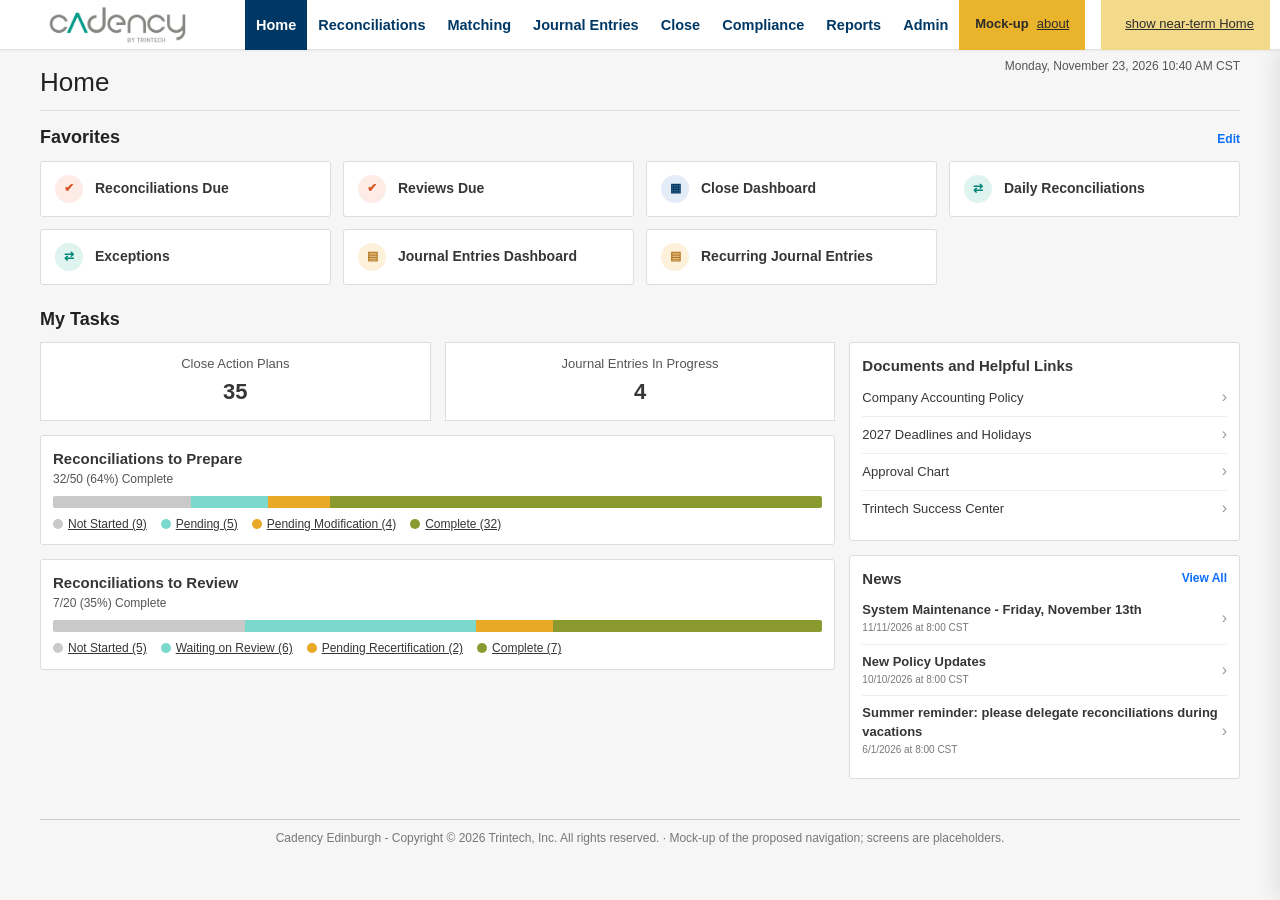
<file: mockup.html>
<!doctype html>
<html lang="en">
<head>
<meta charset="utf-8">
<meta name="viewport" content="width=device-width,initial-scale=1">
<title>Cadency navigation mock-up</title>
<style>
/* Current Cadency look and feel, measured from UAT01 on Nov 20, 2026: white 50px top bar, bold navy tabs (#003865), active tab navy with white text,
   245px dark grey sidebar (#4B4F54) with a magenta toggle (#910048), Arial 12px, grey page background (#F6F6F6), white panels with grey headers. */
:root{--navy:#003865;--teal:#008578;--magenta:#910048;--side:#4b4f54;--side-hover:#3d4044;--bg:#f6f6f6;--panel-head:#ebebeb;--line:#dddddd;--ink:#363636;--ink2:#555;--link:#0d6efd;--blue:#1f7ae0;--amber:#e9b32c;--grey-txt:#777;
 --t1:#13766f;--t2:#3da89d;--t3:#7ad8cc;--t4:#b5f2ea;--t5:#eafefd;--tn:#d9d9d9;--tz:#fff}
*{box-sizing:border-box}
html,body{margin:0;height:100%;background:var(--bg);color:var(--ink);font:12px/1.4 Arial,"Helvetica Neue",Helvetica,sans-serif}
a{color:var(--link);text-decoration:none}a:hover{text-decoration:underline}
#top{position:fixed;top:0;left:0;right:0;height:50px;background:#fff;border-bottom:1px solid #e3e3e3;display:flex;align-items:stretch;z-index:20;box-shadow:0 1px 2px rgba(0,0,0,.06)}
#top .logo{flex:0 0 245px;display:flex;align-items:center;padding-left:48px}
#top .logo img{height:38px}
#tabs{display:flex;align-items:stretch;list-style:none;margin:0;padding:0}
#tabs li a{display:flex;align-items:center;height:50px;padding:0 11px;font-weight:700;font-size:14.5px;color:var(--navy);white-space:nowrap}
#tabs li a:hover{text-decoration:none;background:#f1f4f8}
#tabs li.on a{background:var(--navy);color:#fff}
#tabs li.sep{width:1px;background:#e3e3e3;margin:10px 4px}
#top .right{margin-left:auto;display:flex;align-items:center;gap:16px;padding-right:24px;flex:0 0 auto}
#top .mock{background:var(--amber);color:#2b2b2b;font-weight:700;font-size:13px;padding:0 16px;height:50px;display:flex;align-items:center;white-space:nowrap;cursor:pointer}#top .mock span{font-weight:400;margin-left:8px;text-decoration:underline}
#top .help{width:18px;height:18px;border-radius:50%;border:2px solid var(--teal);color:var(--teal);font-weight:700;display:flex;align-items:center;justify-content:center;cursor:pointer;font-size:12px}
#top .user{color:var(--teal);font-weight:700;font-size:13.5px;cursor:pointer;position:relative;white-space:nowrap}
#top .user .menu{display:none;position:absolute;right:0;top:34px;background:#fff;border:1px solid var(--line);box-shadow:0 4px 12px rgba(0,0,0,.12);min-width:170px;padding:6px 0}
#top .user.open .menu{display:block}
#top .user .menu a{display:block;padding:7px 14px;color:var(--ink);font-weight:400;font-size:13px}
#top .user .menu a:hover{background:#f1f4f8;text-decoration:none}
#side{position:fixed;top:50px;left:0;bottom:0;width:245px;background:var(--side);color:#fff;overflow:auto;z-index:10;transition:width .15s}
#side.closed{width:0}
#toggle{position:fixed;top:62px;left:245px;width:25px;height:48px;background:var(--magenta);color:#fff;display:flex;align-items:center;justify-content:center;cursor:pointer;z-index:11;font-size:14px;transition:left .15s}
#side.closed + #toggle{left:0}
#side .sec{padding:14px 20px 6px;font-weight:700;font-size:14px;text-transform:uppercase;letter-spacing:.2px}
#side .sec span{font-size:10px;margin-left:6px}#side .sec.g{font-size:14px;color:#fff;padding-top:16px}
#side a.it{display:flex;align-items:center;justify-content:space-between;gap:8px;color:#fff;font-size:14px;min-height:30px;padding:5px 16px 5px 35px;line-height:1.3}#side a.it .lab{min-width:0}
#side a.it:hover{background:var(--side-hover);text-decoration:none}
#side a.it.on{background:var(--side-hover)}
#side a.it.l4{padding-left:52px;font-size:13px;color:#e4e4e4}
#side a.it .chev{font-size:11px;opacity:.8}
#side .foot{display:none}
#main{margin-left:245px;padding:64px 40px 40px 44px;min-height:100vh;transition:margin .15s}
#side.closed ~ #main{margin-left:0}
h1.pt{font-size:26px;font-weight:400;margin:0 0 14px;color:#222;padding-bottom:10px;border-bottom:1px solid #ddd}
.dateline{position:absolute;right:40px;top:58px;font-size:12px;color:#555}
body.nosb #side,body.nosb #toggle{display:none}body.nosb #main{margin-left:0;padding-left:40px}
.sub{color:var(--grey-txt);font-size:12px;margin-bottom:14px;display:flex;gap:10px;align-items:center;flex-wrap:wrap}
.crumb a{color:var(--link)}
.entitybar{background:#e4e4e4;padding:8px 14px;margin:0 0 16px;display:flex;gap:18px;align-items:center;font-size:12px}
.entitybar select{font:inherit;font-size:12px}
.grid{display:grid;gap:14px;align-items:start}.g2{grid-template-columns:1fr 1fr}.g3{grid-template-columns:1fr 1fr 1fr}.g4{grid-template-columns:repeat(4,1fr)}
.panel{background:#fff;border:1px solid var(--line)}
.panel{border-radius:3px}.panel .ph{background:var(--panel-head);padding:11px 12px;font-weight:700;font-size:16px;display:flex;justify-content:space-between;align-items:center;min-height:44px}.panel .ph a.t{color:var(--ink);font-size:16px}.panel .ph a.t:hover{color:var(--link)}
.panel .ph a{font-size:12px;font-weight:700}
.panel .pb{padding:12px}
.panel .pb p{margin:0 0 8px}
.ph .q{display:inline-block;width:14px;height:14px;border-radius:50%;background:#555;color:#fff;font-size:10px;text-align:center;line-height:14px;margin-left:6px;font-weight:700}
.list a{display:block;padding:6px 0;font-size:14px;font-weight:700}
.list a:last-child{border-bottom:0}
.tier{display:inline-block;padding:2px 8px;border-radius:3px;font-size:12px;font-weight:700;border:1px solid #999;color:#222;margin-left:6px;vertical-align:middle}
.dot{display:inline-block;width:11px;height:11px;border-radius:2px;border:1px solid #888;margin-left:7px;vertical-align:-1px}.dot.t1{background:var(--t1)}.dot.t2{background:var(--t2)}.dot.t3{background:var(--t3)}.dot.t4{background:var(--t4)}.dot.t5{background:var(--t5)}.dot.tn{background:var(--tn)}.dot.tz{background:#fff}
.tier.t1{background:var(--t1);color:#fff;border-color:var(--t1)}.tier.t2{background:var(--t2);color:#fff;border-color:var(--t2)}.tier.t3{background:var(--t3)}.tier.t4{background:var(--t4)}.tier.t5{background:var(--t5)}.tier.tn{background:var(--tn)}.tier.tz{background:#fff}
.src{color:var(--grey-txt);font-size:12px}
.src b{color:var(--ink2);font-weight:700}
.src code{font:inherit;background:#f1f1f1;padding:1px 5px;border-radius:2px}
.ghost{height:110px;border:1px dashed #cfcfcf;background:repeating-linear-gradient(135deg,#fafafa,#fafafa 8px,#f2f2f2 8px,#f2f2f2 16px);display:flex;align-items:center;justify-content:center;color:#999;font-size:12px;margin-top:10px}
.ghost.tall{height:220px}
.btn{display:inline-block;padding:6px 12px;border:1px solid #bbb;background:#fff;border-radius:3px;font-size:12px;font-weight:700;color:#333;cursor:pointer}
.btn.p{background:#fff;border-color:#2a84d9;color:#2a84d9}
.kpi{display:flex;gap:14px}
.kpi .k{flex:1;background:#fff;border:1px solid var(--line);padding:12px}
.kpi .k .n{font-size:30px;color:var(--teal);font-weight:400;line-height:1}
.kpi .k .l{font-size:12px;color:var(--ink2);margin-top:6px}
.kpi .k a{display:block;margin-top:8px;font-weight:700;font-size:12px}
table.t{width:100%;border-collapse:collapse;font-size:12px}
table.t th{text-align:left;background:#f3f3f3;border-bottom:1px solid var(--line);padding:7px 8px;font-weight:700}
table.t td{padding:7px 8px;border-bottom:1px solid #eee}
.pill{display:inline-block;padding:1px 7px;border-radius:9px;font-size:12px;font-weight:700}
.pill.due{background:#fde8ee;color:#8c1538}.pill.today{background:#fff3d6;color:#7a5300}.pill.wk{background:#e6f4f2;color:#0d4f4a}
.notice{padding:8px 0;border-bottom:1px solid #eee;font-size:12.5px}.notice:last-child{border-bottom:0}
.notice .d{color:var(--grey-txt);font-size:12px}
.fav a{display:flex;justify-content:space-between;padding:6px 0;border-bottom:1px solid #eee;font-size:13px}.fav a span{color:#999;font-size:12px}
.tabstrip{display:flex;gap:2px;border-bottom:2px solid #d5d5d5;margin:0 0 14px}.tabstrip a{padding:8px 14px;font-weight:700;font-size:13px;color:var(--navy);margin-bottom:-2px;border-bottom:2px solid transparent}.tabstrip a.on{border-bottom-color:var(--navy);color:#222}.tabstrip a:hover{text-decoration:none;background:#f1f4f8}
.tabstrip.sub{border-bottom:1px solid #e3e3e3;margin-top:-6px}.tabstrip.sub a{font-size:12px;padding:6px 12px;font-weight:700;color:#555}.tabstrip.sub a.on{color:#222;border-bottom-color:var(--teal)}
.tiles{display:grid;grid-template-columns:repeat(4,1fr);gap:12px;margin:10px 0 22px}.tile{display:flex;align-items:center;gap:12px;background:#fff;border:1px solid var(--line);border-radius:3px;padding:13px 14px;font-size:14px;font-weight:700;color:var(--ink)}.tile:hover{text-decoration:none;border-color:#bbb}
.tile i{flex:0 0 28px;height:28px;border-radius:50%;display:inline-flex;align-items:center;justify-content:center;font-style:normal;font-size:12px;background:#fdece6;color:#d8582a}.tile i.t{background:#dff3ef;color:var(--teal)}.tile i.b{background:#e3ecf7;color:var(--navy)}.tile i.o{background:#fdf1dc;color:#b7791f}
.h2{font-size:18px;font-weight:700;margin:4px 0 10px;color:#222;display:flex;justify-content:space-between;align-items:baseline}.h2 a{font-size:12px;font-weight:700}
.bar{display:flex;height:12px;border-radius:2px;overflow:hidden;margin:8px 0}.bar span{display:block}
.leg{display:flex;gap:14px;flex-wrap:wrap;font-size:12px}.leg a{color:var(--ink);text-decoration:underline}.leg a:before{content:"";display:inline-block;width:10px;height:10px;border-radius:50%;margin-right:5px;vertical-align:-1px;background:var(--c)}
.links a{display:flex;justify-content:space-between;padding:9px 0;border-bottom:1px solid #eee;font-size:13px;color:var(--ink);font-weight:400}.links a:last-child{border-bottom:0}.links a:after{content:"›";color:#999;font-size:16px;line-height:1}
.news div{display:flex;justify-content:space-between;align-items:center;padding:8px 0;border-bottom:1px solid #eee}.news div:last-child{border-bottom:0}.news b{display:block;font-size:13px}.news small{color:#777}.news div:not(.nh):after{content:"›";color:#999;font-size:16px}
.stripe{display:flex;gap:14px}.stripe .k{flex:1;background:#fff;border:1px solid var(--line);padding:12px;text-align:center}.stripe .k .l{font-size:13px;color:#555}.stripe .k .n{font-size:22px;font-weight:700;margin-top:4px;color:var(--ink)}.stripe a.k:hover{text-decoration:none;border-color:#bbb}
#helpdrawer{position:fixed;top:50px;right:-380px;width:380px;bottom:0;background:#fff;border-left:1px solid var(--line);box-shadow:-6px 0 18px rgba(0,0,0,.08);z-index:15;transition:right .15s;display:flex;flex-direction:column}
#helpdrawer.open{right:0}
#helpdrawer .hh{padding:12px 16px;border-bottom:1px solid var(--line);display:flex;justify-content:space-between;align-items:center;font-weight:700;font-size:15px}
#helpdrawer .hb{padding:14px 16px;overflow:auto;font-size:13px}
#helpdrawer .hb .qq{display:block;padding:8px 10px;border:1px solid var(--line);border-radius:4px;margin-bottom:8px;color:var(--ink)}
#helpdrawer .hb .qq:hover{background:#f6f9fc;text-decoration:none}
#helpdrawer .hb input{width:100%;padding:8px 10px;border:1px solid #bbb;border-radius:3px;font:inherit;margin-bottom:12px}
.footer{margin-top:40px;border-top:1px solid #ccc;padding-top:10px;color:#777;font-size:12px;text-align:center}
.areas a{display:flex;justify-content:space-between;padding:7px 0;border-bottom:1px solid #eee;font-size:14px;font-weight:700}.areas a:last-child{border-bottom:0}.areas a span{font-weight:400;color:#555;font-size:12px}
@media (max-width:900px){#side{display:none}#main{margin-left:0;padding:60px 14px 30px}#top .logo{width:auto;padding-left:12px}#tabs li a{padding:0 7px;font-size:12px}.g2,.g3,.g4{grid-template-columns:1fr}.kpi{flex-wrap:wrap}}
</style>
</head>
<body>
<div id="top">
  <div class="logo"><img src="[data-uri]" alt="Cadency by Trintech"></div>
  <ul id="tabs"></ul>
  <div class="right">
    <div class="mock" id="about">Mock-up <span>about</span></div><div class="mock" id="hometoggle" style="background:#f3d98a;display:none"><span id="hometogglelabel"></span></div>
    <div class="help" id="helpbtn" title="Help">?</div>
    <div class="user" id="user">Alex Morgan ▾<div class="menu" id="usermenu"></div></div>
  </div>
</div>
<div id="side"></div>
<div id="toggle" title="Hide or show the menu">≡</div>
<div id="main"></div>
<div id="helpdrawer"><div class="hh"><span>Help</span><a href="#" id="helpclose" style="font-weight:400">Close</a></div><div class="hb" id="helpbody"></div></div>
<script>
const TREE = {"name": "Cadency", "tier": "n", "kids": [{"name": "Home", "tier": "n", "kids": [{"name": "Cadency landing / R2R Console", "tier": "1", "src": ["Global shell › Cadency landing / R2R Console"], "kids": []}, {"name": "Home (configurable)", "tier": "1", "src": ["Close › Home › Home › Home (configurable)"], "kids": []}]}, {"name": "Reconciliations", "tier": "n", "kids": [{"name": "Dashboard", "tier": "n", "kids": [{"name": "Delinquent Reviews", "tier": "1", "src": ["Certification › Management › Analysis › Account Metrics › Delinquent Reviews"], "kids": []}, {"name": "Management Dashboard", "tier": "1", "src": ["Certification › Management › Management Dashboard"], "kids": []}, {"name": "Reconciliations Dashboard", "tier": "1", "src": ["Certification › Reconciliations › Reconciliations Dashboard", "Certification › Management › Analysis › Account Metrics › Reconciliation Status Dashboard"], "kids": []}, {"name": "Delinquent Approvals", "tier": "2", "src": ["Certification › Management › Analysis › Account Metrics › Delinquent Approvals"], "kids": []}, {"name": "Delinquent Reconciliations", "tier": "n", "src": ["Certification › Management › Analysis › Account Metrics › Delinquent Reconciliations"], "kids": []}]}, {"name": "My reconciliations", "tier": "n", "kids": [{"name": "Approvals Due", "tier": "1", "src": ["Certification › Reconciliations › Reconciliations › Approve › Approvals Due"], "kids": []}, {"name": "Completed Reconciliations", "tier": "1", "src": ["Certification › Reconciliations › Reconciliations › Preparation › Completed Reconciliations"], "kids": []}, {"name": "Completed Review", "tier": "1", "src": ["Certification › Reconciliations › Reconciliations › Review › Completed Review"], "kids": []}, {"name": "Decertified Reconciliations", "tier": "1", "src": ["Certification › Reconciliations › Reconciliations › Review › Decertified Reconciliations", "Certification › Reconciliations › Reconciliations › Approve › Decertified Reconciliations"], "kids": []}, {"name": "Reconciliation List", "tier": "1", "src": ["Certification › Management › Analysis › Account Metrics › Reconciliation List"], "kids": []}, {"name": "Reconciliations Due", "tier": "1", "src": ["Certification › Reconciliations › Reconciliations › Preparation › Reconciliations Due"], "kids": []}, {"name": "Reconciliations Pending Modification", "tier": "1", "src": ["Certification › Reconciliations › Reconciliations › Preparation › Reconciliations Pending Modification"], "kids": []}, {"name": "Reviews Due", "tier": "1", "src": ["Certification › Reconciliations › Reconciliations › Review › Reviews Due"], "kids": []}, {"name": "Completed Approvals", "tier": "2", "src": ["Certification › Reconciliations › Reconciliations › Approve › Completed Approvals"], "kids": []}]}, {"name": "Reconciliation", "tier": "n", "kids": [{"name": "Reconciliation Detail", "tier": "1", "src": ["Certification › Reconciliations › Reconciliations › Preparation › Reconciliation Detail", "Certification › Reconciliations › Reconciliations › Review › Reconciliation Detail", "Certification › Management › Analysis › Account Metrics › Reconciliation Detail"], "kids": []}]}, {"name": "Open items", "tier": "n", "kids": [{"name": "Open Items List", "tier": "1", "src": ["Certification › Reconciliations › Reconciliations › Preparation › Open Items List", "Certification › Management › Analysis › Account Metrics › Open Items List"], "kids": []}]}, {"name": "Bulk reconciliations", "tier": "n", "kids": [{"name": "Bulk Reconciliations", "tier": "1", "src": ["Certification › Reconciliations › Reconciliations › Preparation › Bulk Reconciliations"], "kids": []}, {"name": "Process Queue", "tier": "1", "src": ["Certification › Reconciliations › Administration › Process Queue"], "kids": []}]}, {"name": "QA review", "tier": "n", "kids": [{"name": "Perform QA Reviews", "tier": "1", "src": ["Certification › QA › Perform QA Reviews"], "kids": []}, {"name": "QA Dashboard", "tier": "1", "src": ["Certification › QA › QA Dashboard"], "kids": []}, {"name": "View Completed QA Reviews", "tier": "n", "src": ["Certification › QA › View Completed QA Reviews"], "kids": []}]}, {"name": "My accounts", "tier": "n", "kids": [{"name": "View Your Accounts", "tier": "1", "src": ["Certification › Reconciliations › Administration › Reconciliations › View Your Accounts"], "kids": []}, {"name": "Change request history", "tier": "2", "src": ["Certification › Reconciliations › Administration › Change request history"], "kids": []}]}]}, {"name": "Matching", "tier": "n", "tabs": true, "kids": [{"name": "Dashboard", "tier": "n", "kids": [{"name": "Dashboard", "tier": "2", "src": ["Match › Dashboard"], "kids": []}]}, {"name": "Transactions", "tier": "n", "kids": [{"name": "Search", "tier": "1", "src": ["Match › Transactions › Search"], "kids": []}, {"name": "SmartMatch", "tier": "1", "src": ["Match › Transactions › SmartMatch"], "kids": []}, {"name": "Exceptions", "tier": "2", "src": ["Match › Transactions › Exceptions"], "kids": []}]}, {"name": "Import control", "tier": "n", "kids": [{"name": "Balance Control", "tier": "2", "src": ["Match › Manage › Balance Control"], "kids": []}, {"name": "Transaction Control", "tier": "2", "src": ["Match › Manage › Transaction Control"], "kids": []}]}, {"name": "Jobs", "tier": "n", "kids": [{"name": "Task History", "tier": "1", "src": ["Match › Tasks › Task History"], "kids": []}, {"name": "Recurring", "tier": "2", "src": ["Match › Tasks › Recurring"], "kids": []}, {"name": "Running", "tier": "2", "src": ["Match › Tasks › Running"], "kids": []}]}, {"name": "Daily reconciliations", "tier": "n", "kids": [{"name": "Daily Reconciliations", "tier": "3", "src": ["Match › Daily Reconciliations"], "kids": []}]}]}, {"name": "Journal Entries", "tier": "n", "kids": [{"name": "Dashboard", "tier": "n", "kids": [{"name": "Journal Entries Dashboard", "tier": "1", "src": ["Certification › Journal Entries › Journal Entries Dashboard", "Certification › Management › Analysis › Journal Entry Metrics › Journal Entries Dashboard"], "kids": []}, {"name": "Document Number Dashboard", "tier": "n", "src": ["Certification › Management › Analysis › Journal Entry Metrics › Document Number Dashboard"], "kids": []}, {"name": "ERP Open Item Document", "tier": "n", "src": ["Certification › Management › Analysis › Journal Entry Metrics › ERP Open Item Management Dashboard › ERP Open Item Document"], "kids": []}]}, {"name": "Journal entry", "tier": "n", "kids": []}, {"name": "Recurring", "tier": "n", "kids": [{"name": "Recurring Entries Dashboard", "tier": "1", "src": ["Certification › Management › Analysis › Journal Entry Metrics › Recurring Entries Dashboard"], "kids": []}, {"name": "Recurring Journal Entries", "tier": "1", "src": ["Certification › Journal Entries › Recurring Journal Entries"], "kids": []}]}, {"name": "Import history", "tier": "n", "kids": [{"name": "Import History", "tier": "1", "src": ["Certification › Journal Entries › Journal Entries Dashboard › Import History"], "kids": []}]}, {"name": "ERP open items", "tier": "n", "kids": [{"name": "ERP Open Item Management", "tier": "n", "src": ["Certification › Journal Entries › ERP Open Item Management"], "kids": []}]}, {"name": "Binders", "tier": "n", "kids": [{"name": "JE Binders", "tier": "n", "src": ["Certification › Management › JE Configuration › JE Binders"], "kids": []}]}]}, {"name": "Close", "tier": "n", "kids": [{"name": "Close Home", "tier": "n", "kids": [{"name": "Close Home", "tier": "1", "src": ["Close › Home › Home › Close Home"], "kids": []}]}, {"name": "Action plans", "tier": "n", "kids": [{"name": "Action plan", "tier": "n", "kids": []}, {"name": "Cancelled", "tier": "1", "src": ["Close › Home › Folders › Cancelled"], "kids": []}, {"name": "Closed", "tier": "1", "src": ["Close › Home › Folders › Closed"], "kids": []}, {"name": "Inbox", "tier": "1", "src": ["Close › Home › Folders › Inbox"], "kids": []}, {"name": "Outbox", "tier": "1", "src": ["Close › Home › Folders › Outbox"], "kids": []}, {"name": "Proxy", "tier": "1", "src": ["Close › Home › Folders › Proxy"], "kids": []}, {"name": "Reopen", "tier": "1", "src": ["Close › Home › Folders › Reopen"], "kids": []}, {"name": "Upcoming", "tier": "1", "src": ["Close › Home › Folders › Upcoming"], "kids": []}]}, {"name": "Status", "tier": "n", "kids": [{"name": "Close Task", "tier": "n", "src": ["Close › Close › Consoles › Tasklists › Close Task"], "kids": []}, {"name": "Close Task Status", "tier": "n", "src": ["Close › Close › Consoles › Close Task Status"], "kids": []}, {"name": "Dependencies", "tier": "n", "src": ["Close › Close › Consoles › Dependencies"], "kids": []}]}, {"name": "Queues", "tier": "n", "kids": [{"name": "Queues", "tier": "n", "src": ["Close › Home › Queues"], "kids": []}]}, {"name": "Results", "tier": "n", "kids": [{"name": "Results", "tier": "1", "src": ["Close › Close › Results"], "kids": []}]}, {"name": "Binders", "tier": "n", "kids": [{"name": "Binders", "tier": "n", "src": ["Close › Close › Periods › Open period › Binders", "Close › Close › Setup › Close binders"], "kids": []}]}]}, {"name": "Compliance", "tier": "n", "kids": [{"name": "Controls", "tier": "n", "kids": [{"name": "Control Hierarchy Tree", "tier": "n", "src": ["Compliance › Control Hierarchy Tree"], "kids": []}]}, {"name": "Results", "tier": "n", "kids": [{"name": "Control results", "tier": "n", "kids": [{"name": "Control Evaluations", "tier": "n", "src": ["Compliance › Results › Control Evaluations"], "kids": []}, {"name": "Control Tests", "tier": "n", "src": ["Compliance › Results › Control Tests"], "kids": []}, {"name": "Related Controls", "tier": "n", "src": ["Compliance › Results › Summary Tests › Related Controls"], "kids": []}, {"name": "View (Tasks)", "tier": "n", "src": ["Compliance › Results › Control › View (Tasks)"], "kids": []}]}, {"name": "Assessments & issues", "tier": "n", "kids": [{"name": "302 Certification", "tier": "n", "src": ["Compliance › Results › 302 Certification"], "kids": []}, {"name": "Code of Conduct", "tier": "n", "src": ["Compliance › Results › Code of Conduct"], "kids": []}, {"name": "Exception", "tier": "n", "src": ["Compliance › Results › Exception"], "kids": []}, {"name": "Issue", "tier": "n", "src": ["Compliance › Results › Issue"], "kids": []}, {"name": "Management Sub-certification", "tier": "n", "src": ["Compliance › Results › Management Sub-certification"], "kids": []}, {"name": "Remediation", "tier": "n", "src": ["Compliance › Results › Remediation"], "kids": []}, {"name": "Risk Assessment", "tier": "n", "src": ["Compliance › Results › Risk Assessments › Risk Assessment"], "kids": []}]}]}, {"name": "Surveys", "tier": "n", "kids": [{"name": "Risk Assessment Deployment Details", "tier": "n", "src": ["Compliance › Surveys › Deployment › Risk Assessment Deployment Details"], "kids": []}, {"name": "Risk Assessments", "tier": "n", "src": ["Compliance › Surveys › Risk Assessments"], "kids": []}, {"name": "Risk Assessments Results For Deployment", "tier": "n", "src": ["Compliance › Surveys › Deployment › Risk Assessments Results For Deployment"], "kids": []}]}, {"name": "Scoping", "tier": "n", "kids": [{"name": "Scoping Profile", "tier": "n", "src": ["Compliance › Scoping › Scoping Profile"], "kids": []}, {"name": "Scoping Rule", "tier": "n", "src": ["Compliance › Scoping › Scoping Rule"], "kids": []}]}, {"name": "Code of conduct", "tier": "n", "kids": [{"name": "Code of Conduct", "tier": "2", "src": ["Compliance › Code of Conduct"], "kids": []}]}, {"name": "Binders", "tier": "n", "kids": [{"name": "Compliance Binder", "tier": "n", "src": ["Compliance › Setup › Compliance Binder"], "kids": []}]}]}, {"name": "Reports", "tier": "n", "flat": true, "kids": [{"name": "Legacy reports", "tier": "2", "src": ["Match › Reports › Legacy reports"], "kids": []}, {"name": "Close reports", "tier": "n", "src": ["Close › Close reports"], "kids": []}, {"name": "JE reports", "tier": "n", "src": ["Certification › Journal Entries › JE reports"], "kids": []}, {"name": "QA reports", "tier": "n", "src": ["Certification › QA › QA reports"], "kids": []}, {"name": "REPORTS (new tab)", "tier": "n", "src": ["Global shell › User menu › Admin › REPORTS (new tab)"], "kids": []}, {"name": "Reconciliation reports", "tier": "n", "src": ["Certification › Reconciliations › Reconciliation reports"], "kids": []}, {"name": "Reporting (Analysis)", "tier": "n", "src": ["Certification › Management › Analysis › Reporting (Analysis)"], "kids": []}, {"name": "Standard reports (Reports screen)", "tier": "n", "src": ["Match › Reports › Standard reports (Reports screen)"], "kids": []}]}, {"name": "Admin", "tier": "n", "kids": [{"name": "User admin", "tier": "n", "kids": [{"name": "Users", "tier": "n", "tabs": true, "kids": [{"name": "Users", "tier": "1", "src": ["Global shell › User menu › Admin › User management › Users", "Close › Configuration › User Management › People", "Certification › Management › Maintenance › User Maintenance › User List"], "kids": []}, {"name": "Groups", "tier": "2", "src": ["Close › Configuration › User Management › User Folders", "Close › Configuration › User Management › Groups", "Match › Security › User group manager", "Certification › Management › Maintenance › User Maintenance › User Groups"], "kids": []}, {"name": "Proxies", "tier": "3", "src": ["Close › Home › Proxy Manager", "Close › Configuration › User Management › Proxy Administration"], "kids": []}, {"name": "Unattached contacts", "tier": "4", "src": ["Match › Audits (Admin in the feature list) › Unattached contacts"], "kids": []}, {"name": "Email users", "tier": "n", "src": ["Certification › Management › Maintenance › User Maintenance › Email Users"], "kids": []}]}, {"name": "Templates", "tier": "n", "tabs": true, "kids": [{"name": "Permissions & roles", "tier": "2", "src": ["Global shell › User menu › Admin › User management › Permissions", "Close › Close › Setup › Administrators › Close administrators", "Close › Configuration › User Management › Permissions", "Match › Security › User permissions", "Certification › Management › System Management › Security › Roles: Maintain", "Certification › Management › System Management › Security › Roles: Rights", "Certification › Management › JE Configuration › Template Access Control", "Compliance › Setup › Permissions"], "kids": []}, {"name": "Data profiles", "tier": "3", "src": ["Certification › Management › JE Configuration › Data Profiles"], "kids": []}, {"name": "Templates", "tier": "3", "src": ["Match › Security › Security profiles", "Certification › Management › System Management › Security › Preview Profile Accounts", "Certification › Management › System Management › Security › Profile: Add", "Certification › Management › System Management › Security › Profile: View", "Certification › Management › System Management › Security › Profile Groups: Add", "Certification › Management › System Management › Security › Profile Groups: View"], "kids": []}]}, {"name": "Access", "tier": "n", "tabs": true, "kids": [{"name": "Single sign-on", "tier": "n", "src": ["Global shell › User menu › Admin › SSO Configuration"], "kids": []}, {"name": "System lock", "tier": "n", "src": ["Certification › Management › System Management › Global Lock Down"], "kids": []}]}]}, {"name": "System admin", "tier": "n", "kids": [{"name": "Organization", "tier": "n", "kids": [{"name": "Operational structure manager", "tier": "2", "src": ["Match › Configuration › Operational structure manager"], "kids": []}, {"name": "Location manager", "tier": "3", "src": ["Match › Configuration › Location manager"], "kids": []}, {"name": "Sector manager", "tier": "3", "src": ["Match › Security › Sector manager"], "kids": []}, {"name": "Business Units", "tier": "n", "src": ["Compliance › Setup › Business Units"], "kids": []}, {"name": "Organizational Configuration Data", "tier": "n", "src": ["Certification › Management › Configuration › Organizational Configuration Data"], "kids": []}]}, {"name": "Calendars & periods", "tier": "n", "kids": [{"name": "Periods", "tier": "n", "kids": [{"name": "Periods", "tier": "2", "src": ["Close › Close › Periods", "Certification › Management › JE Configuration › Active Periods"], "kids": []}]}, {"name": "Calendars", "tier": "3", "src": ["Match › Audits (Admin in the feature list) › Calendars"], "kids": []}, {"name": "Scheduling Configuration Data", "tier": "3", "src": ["Certification › Management › Configuration › Scheduling Configuration Data"], "kids": []}, {"name": "Close days", "tier": "4", "src": ["Close › Close › Setup › Close days"], "kids": []}, {"name": "Fiscal Years", "tier": "n", "src": ["Close › Configuration › Calendar › Fiscal Years"], "kids": []}, {"name": "Frequencies", "tier": "n", "src": ["Close › Configuration › Calendar › Frequencies"], "kids": []}]}, {"name": "Data & integrations", "tier": "n", "kids": [{"name": "Imports", "tier": "n", "kids": [{"name": "Configure", "tier": "2", "src": ["Close › Close › Setup › Close Import Manager › Configure"], "kids": []}, {"name": "Configure Workbook", "tier": "2", "src": ["Close › Configuration › Import Manager › Configure Workbook"], "kids": []}, {"name": "Import", "tier": "3", "src": ["Close › Close › Setup › Close Import Manager › Import"], "kids": []}, {"name": "Import Data", "tier": "3", "src": ["Close › Configuration › Import Manager › Import Data"], "kids": []}, {"name": "Import translations", "tier": "3", "src": ["Match › Audits (Admin in the feature list) › Import translations"], "kids": []}, {"name": "Import validations", "tier": "3", "src": ["Match › Audits (Admin in the feature list) › Import validations"], "kids": []}, {"name": "Upload and Verify Workbook", "tier": "3", "src": ["Close › Configuration › Import Manager › Upload and Verify Workbook"], "kids": []}, {"name": "Clear Import Manager Lock", "tier": "4", "src": ["Close › Configuration › Import Manager › Clear Import Manager Lock"], "kids": []}, {"name": "Duplicate checking definitions", "tier": "4", "src": ["Match › Audits (Admin in the feature list) › Duplicate checking definitions"], "kids": []}, {"name": "Batch import definitions", "tier": "n", "src": ["Match › Configuration › Batch import definitions"], "kids": []}]}, {"name": "ERP and GL", "tier": "n", "kids": [{"name": "GL integration", "tier": "2", "src": ["Match › Configuration › GL integration"], "kids": []}, {"name": "Posting Destination", "tier": "3", "src": ["Certification › Management › Configuration › Posting Destination"], "kids": []}, {"name": "ERP Open Item Management", "tier": "n", "src": ["Certification › Management › JE Configuration › ERP Open Item Management"], "kids": []}]}, {"name": "Banks", "tier": "n", "kids": [{"name": "BAI configuration", "tier": "3", "src": ["Match › Audits (Admin in the feature list) › BAI configuration"], "kids": []}, {"name": "Configuration", "tier": "4", "src": ["Match › Audits (Admin in the feature list) › ACH › Configuration"], "kids": []}, {"name": "History", "tier": "5", "src": ["Match › Audits (Admin in the feature list) › ACH › Records › History"], "kids": []}, {"name": "In Transit", "tier": "5", "src": ["Match › Audits (Admin in the feature list) › ACH › Records › In Transit"], "kids": []}]}, {"name": "Jobs", "tier": "n", "kids": [{"name": "Scheduler", "tier": "5", "src": ["Match › Tasks › Scheduler"], "kids": []}, {"name": "Close Update Schedules", "tier": "n", "src": ["Certification › Management › System Management › Schedules › Close Update Schedules"], "kids": []}]}, {"name": "Data Mart", "tier": "n", "src": ["Close › Configuration › System › Data Mart"], "kids": []}]}, {"name": "Application", "tier": "n", "kids": [{"name": "Application Settings", "tier": "3", "src": ["Certification › Management › Configuration › Application Configuration › Application Settings"], "kids": []}, {"name": "Application Text", "tier": "4", "src": ["Certification › Management › Configuration › Application Configuration › Application Text"], "kids": []}, {"name": "About", "tier": "n", "src": ["Certification › Management › System Management › About"], "kids": []}, {"name": "Application Configuration Data", "tier": "n", "src": ["Certification › Management › Configuration › Application Configuration Data"], "kids": []}, {"name": "Console panel display", "tier": "n", "src": ["Global shell › User menu › Admin › Console Configuration › Console panel display"], "kids": []}, {"name": "Masking definitions", "tier": "n", "src": ["Match › Audits (Admin in the feature list) › Masking definitions"], "kids": []}, {"name": "Properties", "tier": "n", "src": ["Close › Configuration › System › Properties"], "kids": []}, {"name": "System Configuration", "tier": "n", "src": ["Certification › Management › Configuration › System Configuration"], "kids": []}, {"name": "User Interface", "tier": "n", "src": ["Close › Configuration › System › User Interface"], "kids": []}]}, {"name": "Maintenance jobs", "tier": "n", "kids": [{"name": "Cache", "tier": "n", "src": ["Close › Configuration › System › Cache"], "kids": []}, {"name": "Check System", "tier": "n", "src": ["Close › Configuration › System › Check System"], "kids": []}, {"name": "Data Purge", "tier": "n", "src": ["Close › Configuration › System › Data Purge"], "kids": []}, {"name": "Update FX Reconciliations", "tier": "n", "src": ["Certification › Management › System Management › Update FX Reconciliations"], "kids": []}, {"name": "Update High Low Balances", "tier": "n", "src": ["Certification › Management › System Management › Update High Low Balances"], "kids": []}, {"name": "View SQL Event Schedule (Jobs)", "tier": "n", "src": ["Certification › Management › System Management › Populate Reporting Tables › View SQL Event Schedule (Jobs)", "Certification › Management › System Management › Reset Next Account Dates › View SQL Event Schedule (Jobs)"], "kids": []}]}, {"name": "Notifications", "tier": "n", "kids": [{"name": "Email template manager", "tier": "n", "src": ["Match › Audits (Admin in the feature list) › Email template manager"], "kids": []}, {"name": "Notifications Configuration", "tier": "n", "src": ["Certification › Management › Configuration › Notifications Configuration"], "kids": []}]}, {"name": "Archive", "tier": "n", "kids": [{"name": "Transactions", "tier": "4", "src": ["Match › Archive › Transactions"], "kids": []}, {"name": "Amortization/depreciation", "tier": "5", "src": ["Match › Archive › Amortization/depreciation"], "kids": []}, {"name": "Daily reconciliations", "tier": "5", "src": ["Match › Archive › Daily reconciliations"], "kids": []}, {"name": "Group reconciliations", "tier": "5", "src": ["Match › Archive › Reconciliations › Group reconciliations"], "kids": []}, {"name": "Single reconciliations", "tier": "5", "src": ["Match › Archive › Reconciliations › Single reconciliations"], "kids": []}]}, {"name": "Notices & documents", "tier": "n", "kids": [{"name": "Application News", "tier": "3", "src": ["Certification › Management › Maintenance › News & Documentation › Application News"], "kids": []}, {"name": "Application documentation", "tier": "n", "src": ["Certification › Management › Maintenance › News & Documentation › Application documentation"], "kids": []}]}]}, {"name": "Module admin", "tier": "n", "kids": [{"name": "Reconciliations", "tier": "n", "kids": [{"name": "Accounts", "tier": "n", "kids": [{"name": "Accounts List", "tier": "1", "src": ["Certification › Management › Maintenance › Account Maintenance › Accounts List"], "kids": []}, {"name": "Bulk Account Maintenance", "tier": "1", "src": ["Certification › Management › Maintenance › Account Maintenance › Bulk Account Maintenance"], "kids": []}, {"name": "View Unassigned Accounts", "tier": "1", "src": ["Certification › Management › Maintenance › Account Maintenance › View Unassigned Accounts"], "kids": []}, {"name": "Decertification Requests", "tier": "2", "src": ["Certification › Management › Maintenance › Account Maintenance › Decertification Requests"], "kids": []}, {"name": "User Change Requests", "tier": "2", "src": ["Certification › Management › Maintenance › Account Maintenance › User Change Requests"], "kids": []}, {"name": "Inactive Accounts With A Balance", "tier": "n", "src": ["Certification › Management › Maintenance › Account Maintenance › Inactive Accounts With A Balance"], "kids": []}, {"name": "Role Assignments", "tier": "n", "src": ["Certification › Management › Maintenance › Account Maintenance › Role Assignments"], "kids": []}]}, {"name": "Templates & results", "tier": "n", "kids": [{"name": "Reconciliation Templates", "tier": "2", "src": ["Certification › Management › Configuration › Template Configuration › Reconciliation Templates"], "kids": []}, {"name": "Classifications", "tier": "4", "src": ["Certification › Management › Configuration › Template Configuration › Classifications"], "kids": []}, {"name": "Account Configuration Data", "tier": "n", "src": ["Certification › Management › Configuration › Account Configuration Data"], "kids": []}, {"name": "FX Conversion Configuration", "tier": "n", "src": ["Certification › Management › Configuration › FX Conversion Configuration"], "kids": []}, {"name": "Quality Assurance", "tier": "n", "src": ["Certification › Management › Configuration › Quality Assurance"], "kids": []}, {"name": "Reconciliation Results", "tier": "n", "src": ["Certification › Management › Configuration › Reconciliation Results"], "kids": []}]}, {"name": "Automation", "tier": "n", "kids": [{"name": "Delete Pending Reconciliations", "tier": "2", "src": ["Certification › Management › System Management › Reconciliations › Delete Pending Reconciliations"], "kids": []}, {"name": "Dynamic Account Maintenance", "tier": "2", "src": ["Certification › Management › Maintenance › Account Maintenance › Dynamic Account Maintenance"], "kids": []}, {"name": "Auto/Bulk Reconciliation", "tier": "3", "src": ["Certification › Management › System Management › Reconciliations › Auto/Bulk Reconciliation"], "kids": []}, {"name": "Delete Staging Table Data", "tier": "n", "src": ["Certification › Management › System Management › Reconciliations › Delete Staging Table Data"], "kids": []}]}, {"name": "Binder Configuration", "tier": "n", "src": ["Certification › Management › Configuration › Binder Configuration"], "kids": []}]}, {"name": "Journal Entries", "tier": "n", "kids": [{"name": "Field Definitions", "tier": "2", "src": ["Certification › Management › JE Configuration › Field Definitions"], "kids": []}, {"name": "JE Templates", "tier": "2", "src": ["Certification › Management › JE Configuration › JE Templates"], "kids": []}, {"name": "Approver Routing", "tier": "3", "src": ["Certification › Management › JE Configuration › Approver Routing"], "kids": []}, {"name": "Approver Routing Tables", "tier": "3", "src": ["Certification › Management › JE Configuration › Approver Routing Tables"], "kids": []}, {"name": "Pick Lists", "tier": "3", "src": ["Certification › Management › JE Configuration › Pick Lists"], "kids": []}, {"name": "Impact Indicators", "tier": "n", "src": ["Certification › Management › JE Configuration › Impact Indicators"], "kids": []}, {"name": "Pick List Template Mapping", "tier": "n", "src": ["Certification › Management › JE Configuration › Pick List Template Mapping"], "kids": []}]}, {"name": "Matching", "tier": "n", "kids": [{"name": "Audits (Admin in the feature list)", "tier": "2", "src": ["Match › Audits (Admin in the feature list)"], "kids": []}, {"name": "Match rules and sets", "tier": "2", "src": ["Match › Configuration › Match rules and sets"], "kids": []}, {"name": "Transaction criteria", "tier": "2", "src": ["Match › Configuration › Transaction criteria"], "kids": []}, {"name": "Amortization/depreciation", "tier": "3", "src": ["Match › Configuration › Amortization/depreciation"], "kids": []}, {"name": "General system parameters", "tier": "3", "src": ["Match › Configuration › General system parameters"], "kids": []}, {"name": "Reference definitions", "tier": "3", "src": ["Match › Configuration › Reference definitions"], "kids": []}, {"name": "SmartResolve procedures", "tier": "3", "src": ["Match › Configuration › SmartResolve procedures"], "kids": []}]}, {"name": "Close", "tier": "n", "kids": [{"name": "Entities and tasks", "tier": "n", "kids": [{"name": "Close Hierarchy", "tier": "1", "src": ["Close › Close › Close Hierarchy"], "kids": []}, {"name": "Task manager", "tier": "n", "src": ["Close › Close › Setup › Task manager"], "kids": []}]}, {"name": "Profiles", "tier": "3", "src": ["Close › Close › Setup › Profiles"], "kids": []}, {"name": "Close consoles", "tier": "4", "src": ["Close › Close › Setup › Close consoles"], "kids": []}, {"name": "List of values", "tier": "n", "src": ["Close › Close › Setup › List of values", "Close › Configuration › System › List of values"], "kids": []}, {"name": "Properties", "tier": "n", "src": ["Close › Configuration › Action Plan › Properties"], "kids": []}, {"name": "References", "tier": "n", "src": ["Close › Close › Setup › References"], "kids": []}, {"name": "Search", "tier": "n", "src": ["Close › Configuration › Action Plan › Search"], "kids": []}, {"name": "Task reporting fields", "tier": "n", "src": ["Close › Close › Setup › Task reporting fields"], "kids": []}, {"name": "User Defined Fields", "tier": "n", "src": ["Close › Configuration › System › User Defined Fields"], "kids": []}, {"name": "Accounts", "tier": "z", "src": ["Close › Close › Setup › Accounts"], "kids": []}]}, {"name": "Compliance", "tier": "n", "kids": [{"name": "Hierarchy & controls", "tier": "n", "kids": [{"name": "Action Plan Control Hierarchy", "tier": "n", "src": ["Compliance › Setup › Action Plan Control Hierarchy"], "kids": []}, {"name": "Assertion", "tier": "n", "src": ["Compliance › Setup › Assertions › Assertion"], "kids": []}, {"name": "COSO Principles", "tier": "n", "src": ["Compliance › Setup › COSO Principles"], "kids": []}, {"name": "Control Category", "tier": "n", "src": ["Compliance › Setup › Control Categories › Control Category"], "kids": []}, {"name": "Control Hierarchy Manager", "tier": "n", "src": ["Compliance › Setup › Control Hierarchy Manager"], "kids": []}, {"name": "Control Hierarchy Snapshot", "tier": "n", "src": ["Compliance › Setup › Control Hierarchy Snapshot"], "kids": []}]}, {"name": "Reference data", "tier": "n", "kids": [{"name": "Account", "tier": "n", "src": ["Compliance › Setup › Accounts › Account"], "kids": []}, {"name": "Consoles", "tier": "n", "src": ["Compliance › Setup › Consoles"], "kids": []}, {"name": "Disclosure Committee", "tier": "n", "src": ["Compliance › Setup › Disclosure Committee"], "kids": []}, {"name": "List of Values", "tier": "n", "src": ["Compliance › Setup › List of Values"], "kids": []}, {"name": "Profile Detail", "tier": "n", "src": ["Compliance › Setup › Profiles › Profile Detail"], "kids": []}, {"name": "References", "tier": "n", "src": ["Compliance › Setup › References"], "kids": []}, {"name": "User Defined Fields", "tier": "n", "src": ["Compliance › Setup › User Defined Fields"], "kids": []}]}]}]}]}, {"name": "Help panel", "tier": "n", "kids": [{"name": "Beacon", "tier": "n", "src": ["Global shell › Top tabs › Beacon"], "kids": []}, {"name": "Cadency Help", "tier": "n", "src": ["Global shell › Top tabs › Cadency Help"], "kids": []}]}, {"name": "User menu", "tier": "n", "kids": [{"name": "Profile", "tier": "n", "kids": [{"name": "User Account", "tier": "n", "src": ["Close › Home › User Account"], "kids": []}]}, {"name": "Preferences", "tier": "n", "kids": [{"name": "Preferences", "tier": "2", "src": ["Match › Preferences"], "kids": []}]}, {"name": "Favorites", "tier": "n", "kids": [{"name": "Bookmarks", "tier": "n", "src": ["Global shell › User menu › Bookmarks", "Close › Bookmarks"], "kids": []}]}, {"name": "Change Password", "tier": "n", "src": ["Global shell › User menu › Change Password"], "kids": []}, {"name": "Sign Out", "tier": "n", "src": ["Global shell › User menu › Sign Out"], "kids": []}]}]};
const TIER = {"1":"1,008–41,234 visitors","2":"273–1,007 visitors","3":"125–272 visitors","4":"42–124 visitors","5":"0–41 visitors","n":"no confident match","z":"zero page views","g":""};
const DATE = 'Monday, November 23, 2026 10:40 AM CST';
let HOME_TASKS = true;
const AREAS = TREE.kids.filter(a => !['Help panel','User menu'].includes(a.name));
const USERMENU = TREE.kids.find(a => a.name === 'User menu');
const slug = s => s.toLowerCase().replace(/&/g,'and').replace(/[^a-z0-9]+/g,'-').replace(/^-|-$/g,'');
function find(path){ let n = TREE, out=[]; for (const p of path){ const k = (n.kids||[]).find(x => slug(x.name) === p); if(!k) break; n = k; out.push(k);} return out; }
function route(){ const h = location.hash.replace(/^#\/?/,''); return h ? h.split('/').filter(Boolean) : ['home']; }
function href(nodes){ return '#/' + nodes.map(n => slug(n.name)).join('/'); }
function tierBadge(t){ return t && t !== 'g' ? `<span class="tier t${t}" title="Unique visitors in 90 days (Pendo)">${TIER[t]}</span>` : ''; }
function tierDot(t){ return t && t !== 'g' ? `<span class="dot t${t}" title="${TIER[t]} in 90 days (Pendo)"></span>` : ''; }
function esc(s){ return s.replace(/&/g,'&amp;').replace(/</g,'&lt;'); }
const DISPLAY = {'REPORTS (new tab)':'Reports (opens in new tab)','Standard reports (Reports screen)':'Standard reports','Audits (Admin in the feature list)':'Audits'};
const dn = n => DISPLAY[n.name] || n.name;
const srcText = s => esc(s.replace(/^Global shell › /, ''));

function renderTabs(areaSlug){
  document.getElementById('tabs').innerHTML = AREAS.map((a,i) => {
    return `<li class="${slug(a.name)===areaSlug?'on':''}"><a href="#/${slug(a.name)}">${a.name}</a></li>`;
  }).join('');
}
function renderSide(area, path){
  const side = document.getElementById('side'); if(!area){ side.innerHTML=''; return; }
  const cur = path.map(n=>slug(n.name)).join('/');
  let h = `<div class="sec">${area.name} <span>▾</span></div>`;
  const bare = area.name === 'Home' || area.flat || area.tabs;
  document.body.classList.toggle('nosb', !!bare);
  if (bare) { side.innerHTML = ''; return; }
  const single = k => k.kids.length === 1 && !k.kids[0].kids.length;
  const eff = nodes => { const k = nodes[nodes.length-1]; return single(k) ? [...nodes, k.kids[0]] : nodes; };
  const item = (nodes, cls='') => { nodes = eff(nodes); const ks = nodes.map(n=>slug(n.name)).join('/'); const k = nodes[nodes.length-1]; const open = cur.startsWith(ks);
    return `<a class="it ${cls} ${cur===ks||(k.tabs&&cur.startsWith(ks))?'on':''}" href="${href(nodes)}"><span class="lab">${dn(k)}</span>${k.kids.length&&!k.tabs?'<span class="chev">'+(open?'▾':'›')+'</span>':''}</a>`; };
  let afterGroup = false;
  for (const g of area.kids) {
    const gp = [area,g];
    if (!g.kids.length || single(g)) { h += (afterGroup ? '<div style="height:12px"></div>' : '') + item(gp); afterGroup = false; continue; }
    h += `<div class="sec g">${g.name}</div>`;
    for (const k of g.kids) {
      const kp = [area,g,k]; h += item(kp);
      const ek = eff(kp); const last = ek[ek.length-1];
      if (last.kids.length && !last.tabs && cur.startsWith(ek.map(n=>slug(n.name)).join('/'))) for (const l of last.kids) h += item([...ek, l], 'l4');
    }
    afterGroup = true;
  }
  side.innerHTML = h;
}
function srcLine(n, short){ if(!n.src||!n.src.length) return ''; if (short) { const more = n.src.length > 1 ? ` <span style="color:#999">and ${n.src.length-1} more place${n.src.length>2?'s':''}</span>` : ''; const t2 = n.tier && n.tier!=='g' ? ` <span style="color:#777">· Pendo: ${TIER[n.tier]}</span>` : ''; return `<div class="src" style="margin-top:4px"><b>In Cadency today:</b> ${srcText(n.src[0])}${more}${t2}</div>`; } const t = n.tier && n.tier!=='g' ? ` <span style="color:#777">· Pendo: ${TIER[n.tier]} in 90 days</span>` : ''; return `<div class="src"><b>In Cadency today:</b> ${n.src.map(s=>'<code>'+srcText(s)+'</code>').join(' <span style="color:#bbb">and</span> ')}${t}</div>`; }
function leafPanel(n, parents){
  return `<div class="panel"><div class="ph"><a class="t" href="${href([...parents,n])}">${n.name}</a></div><div class="pb">${srcLine(n, true)}<div class="ghost">${n.name} · today's screen, unchanged</div></div></div>`;
}
function groupPage(node, path){
  const title = node.name;
  let h = `<div class="dateline">${DATE}</div><h1 class="pt">${title}</h1>`;
  const single = k => k.kids.length === 1 && !k.kids[0].kids.length;
  const eff = nodes => { const k = nodes[nodes.length-1]; return single(k) ? [...nodes, k.kids[0]] : nodes; };
  h += `<div class="grid g3">`;
  for (const g of node.kids) {
    const gp = [...path, g];
    if (!g.kids.length || single(g)) { const ep = eff(gp); const leaf = ep[ep.length-1];
      h += `<div class="panel"><div class="ph"><a class="t" href="${href(ep)}">${dn(leaf)}</a></div><div class="pb">${srcLine(leaf, true)}</div></div>`; continue; }
    if (g.tabs) { h += `<div class="panel"><div class="ph"><a class="t" href="${href(gp)}">${g.name}</a></div><div class="pb"><div class="src">One page with ${g.kids.length} views: ${g.kids.map(k=>dn(k)).join(', ')}</div></div></div>`; continue; }
    h += `<div class="panel"><div class="ph"><a class="t" href="${href(gp)}">${g.name}</a></div><div class="pb list">${g.kids.slice(0,12).map(k=>{const ep=eff([...gp,k]);return `<a href="${href(ep)}">${dn(ep[ep.length-1])}</a>`}).join('')}${g.kids.length>12?`<a href="${href(gp)}" style="color:#777">and ${g.kids.length-12} more…</a>`:''}</div></div>`;
  }
  h += `</div>`;
  return h;
}
function leafPage(node, path){
  return `<div class="dateline">${DATE}</div><h1 class="pt">${dn(node)}</h1><div class="sub">${srcLine(node)}</div>
  <div class="panel"><div class="ph"><span>${dn(node)}</span><span><span class="btn">Filters</span> <span class="btn p">Search</span></span></div><div class="pb"><div class="ghost tall">Today's ${node.name} screen, unchanged. Only its place in the menu moves.</div></div></div>`;
}
function flatPage(area){
  const leaves = area.kids.filter(k => !k.kids.length);
  return `<div class="dateline">${DATE}</div><h1 class="pt">${area.name}</h1>
  <div class="panel"><div class="ph"><span>${area.name}</span><span><span class="btn">Filters</span> <span class="btn p">Search</span></span></div><div class="pb"><div class="ghost tall">Today's Reports screen, unchanged. What goes inside it is the reporting workstream's call.</div></div></div>
  <div class="panel" style="margin-top:14px"><div class="ph"><span>Entry points this one tab replaces</span></div><div class="pb"><table class="t"><tr><th>Today</th><th>Where</th><th>Pendo, 90 days</th></tr>${leaves.flatMap(l => (l.src||[]).map(s => `<tr><td>${dn(l)}</td><td>${srcText(s)}</td><td>${l.tier && l.tier!=='g' ? TIER[l.tier] : ''}</td></tr>`)).join('')}</table></div></div>`;
}
function tabsPage(node, base, rest){
  const g = rest[0] || node.kids[0];
  const strip = `<div class="tabstrip">${node.kids.map(k => `<a class="${k===g?'on':''}" href="${href([...base,k])}">${dn(k)}</a>`).join('')}</div>`;
  let leaf = rest[1], sub = '';
  if (g.kids.length) { leaf = leaf || g.kids[0]; sub = `<div class="tabstrip sub">${g.kids.map(k => `<a class="${k===leaf?'on':''}" href="${href([...base,g,k])}">${dn(k)}</a>`).join('')}</div>`; }
  const cur = leaf || g; const why = node === base[0] ? 'It opens as a tab here, which is how Match behaves today.' : 'It is a view inside one page, as in the User Management prototype.';
  return `<div class="dateline">${DATE}</div><h1 class="pt">${dn(node)}</h1>${strip}${sub}<div class="sub">${srcLine(cur)}</div>
  <div class="panel"><div class="ph"><span>${dn(cur)}</span><span><span class="btn">Filters</span> <span class="btn p">Search</span></span></div><div class="pb"><div class="ghost tall">Today's ${dn(cur)} screen, unchanged. ${why}</div></div></div>`;
}
function homePage(){
  const bar = (segs) => `<div class="bar">${segs.map(s=>`<span style="flex:${s[1]};background:${s[2]}"></span>`).join('')}</div><div class="leg">${segs.map(s=>`<a href="${s[3]}" style="--c:${s[2]}">${s[0]} (${s[1]})</a>`).join('')}</div>`;
  const tasks = !HOME_TASKS ? '' : `<div class="h2">My Tasks</div>
  <div class="grid g3" style="margin-bottom:14px">
    <div style="grid-column:span 2">
      <div class="stripe" style="margin-bottom:14px"><a class="k" href="#/close/action-plans"><div class="l">Close Action Plans</div><div class="n">35</div></a><a class="k" href="#/journal-entries/dashboard"><div class="l">Journal Entries In Progress</div><div class="n">4</div></a></div>
      <div class="panel" style="margin-bottom:14px"><div class="pb"><div style="font-size:15px;font-weight:700">Reconciliations to Prepare</div><div style="color:#555;margin-top:2px">32/50 (64%) Complete</div>${bar([['Not Started',9,'#c9c9c9','#/reconciliations/my-reconciliations/reconciliations-due'],['Pending',5,'#7ad8cc','#/reconciliations/my-reconciliations/reconciliations-due'],['Pending Modification',4,'#e9a825','#/reconciliations/my-reconciliations/reconciliations-due'],['Complete',32,'#8a9a2e','#/reconciliations/my-reconciliations/reconciliations-due']])}</div></div>
      <div class="panel"><div class="pb"><div style="font-size:15px;font-weight:700">Reconciliations to Review</div><div style="color:#555;margin-top:2px">7/20 (35%) Complete</div>${bar([['Not Started',5,'#c9c9c9','#/reconciliations/my-reconciliations/reviews-due'],['Waiting on Review',6,'#7ad8cc','#/reconciliations/my-reconciliations/reviews-due'],['Pending Recertification',2,'#e9a825','#/reconciliations/my-reconciliations/reviews-due'],['Complete',7,'#8a9a2e','#/reconciliations/my-reconciliations/reviews-due']])}</div></div>
    </div>
    <div>
      <div class="panel" style="margin-bottom:14px"><div class="pb links"><div style="font-size:15px;font-weight:700;margin-bottom:4px">Documents and Helpful Links</div><a href="#/home">Company Accounting Policy</a><a href="#/home">2027 Deadlines and Holidays</a><a href="#/home">Approval Chart</a><a href="#/home">Trintech Success Center</a></div></div>
      <div class="panel"><div class="pb news"><div class="nh" style="border:0;padding:0 0 4px"><b style="font-size:15px">News</b><a href="#/admin/system/notices-and-documents" style="font-size:12px;font-weight:700">View All</a></div>
        <div><span><b>System Maintenance - Friday, November 13th</b><small>11/11/2026 at 8:00 CST</small></span></div>
        <div><span><b>New Policy Updates</b><small>10/10/2026 at 8:00 CST</small></span></div>
        <div><span><b>Summer reminder: please delegate reconciliations during vacations</b><small>6/1/2026 at 8:00 CST</small></span></div></div></div>
    </div>
  </div>`;
  const noTasks = HOME_TASKS ? '' : `<div class="grid g2" style="margin-top:4px">
      <div class="panel"><div class="pb links"><div style="font-size:15px;font-weight:700;margin-bottom:4px">Documents and Helpful Links</div><a href="#/home">Company Accounting Policy</a><a href="#/home">2027 Deadlines and Holidays</a><a href="#/home">Approval Chart</a><a href="#/home">Trintech Success Center</a></div></div>
      <div class="panel"><div class="pb news"><div class="nh" style="border:0;padding:0 0 4px"><b style="font-size:15px">News</b><a href="#/admin/system/notices-and-documents" style="font-size:12px;font-weight:700">View All</a></div>
        <div><span><b>System Maintenance - Friday, November 13th</b><small>11/11/2026 at 8:00 CST</small></span></div>
        <div><span><b>New Policy Updates</b><small>10/10/2026 at 8:00 CST</small></span></div>
        <div><span><b>Summer reminder: please delegate reconciliations during vacations</b><small>6/1/2026 at 8:00 CST</small></span></div></div></div>
  </div>`;
  return `<div class="dateline">${DATE}</div><h1 class="pt">Home</h1>
  <div class="h2">Favorites <a href="#/home">Edit</a></div>
  <div class="tiles">
    <a class="tile" href="#/reconciliations/my-reconciliations/reconciliations-due"><i>✔</i>Reconciliations Due</a>
    <a class="tile" href="#/reconciliations/my-reconciliations/reviews-due"><i>✔</i>Reviews Due</a>
    <a class="tile" href="#/close/close-home"><i class="b">▦</i>Close Dashboard</a>
    <a class="tile" href="#/matching/daily-reconciliations"><i class="t">⇄</i>Daily Reconciliations</a>
    <a class="tile" href="#/matching/transactions/exceptions"><i class="t">⇄</i>Exceptions</a>
    <a class="tile" href="#/journal-entries/dashboard"><i class="o">▤</i>Journal Entries Dashboard</a>
    <a class="tile" href="#/journal-entries/recurring"><i class="o">▤</i>Recurring Journal Entries</a>
  </div>${tasks}${noTasks}`;
}
function render(){
  const r = route(); const path = find(r); const area = path[0]; const areaSlug = area ? slug(area.name) : 'home';
  renderTabs(areaSlug); renderSide(area, path);
  const main = document.getElementById('main');
  let h;
  if (!area || (area.name === 'Home')) h = homePage();
  else if (area.flat) h = flatPage(area);
  else if (path.some(n => n.tabs)) { const i = path.findIndex(n => n.tabs); h = tabsPage(path[i], path.slice(0, i + 1), path.slice(i + 1)); }
  else { const node = path[path.length-1]; h = node.kids.length ? groupPage(node, path) : leafPage(node, path); }
  main.innerHTML = h + `<div class="footer">Cadency Edinburgh - Copyright © 2026 Trintech, Inc. All rights reserved. · Mock-up of the proposed navigation; screens are placeholders.</div>`;
  const tg = document.getElementById('hometoggle'); tg.style.display = (!area || area.name === 'Home') ? 'flex' : 'none'; document.getElementById('hometogglelabel').textContent = HOME_TASKS ? 'show near-term Home' : 'show Home with My Tasks';
  if (document.getElementById('helpdrawer').classList.contains('open') && !document.getElementById('helpdrawer').dataset.about) openHelp();
  window.scrollTo(0,0);
}
document.getElementById('usermenu').innerHTML = USERMENU.kids.map(k=>`<a href="#">${k.name}</a>`).join('');
document.getElementById('user').addEventListener('click', e => { e.currentTarget.classList.toggle('open'); });
document.getElementById('toggle').addEventListener('click', () => document.getElementById('side').classList.toggle('closed'));
function openAbout(){ const d = document.getElementById('helpdrawer'); d.dataset.about = '1'; d.querySelector('.hh span').textContent = 'About this mock-up';
  document.getElementById('helpbody').innerHTML = `<p><b>What this is.</b> The proposed Cadency navigation, drawn in today's look and feel so the structure can be judged on its own. The eight areas are the top tabs; each area's menu is on the left, except Matching, which uses tabs on the page as Match does today, and Reports, which is one tab with nothing designed inside it. Admin › User admin › Users, Templates and Access are single pages with views inside, as in the User Management prototype.</p><p><b>Home is the landing page from the Florence Release designs</b> (Dashboards Figma file, Nov 12): favorites, My Tasks, documents and helpful links, news. The yellow switch in the top bar flips between the near-term version and the version with My Tasks. It replaces the R2R Console and the configurable Home.</p><p><b>Admin follows the User Management prototype</b> (Users, Templates, Access) and splits the rest by who holds the rights: system admins and module admins.</p><p><b>Every other screen is a placeholder.</b> It names the screen, says where it lives in Cadency today, and gives its Pendo visitor tier over 90 days. The screens themselves do not change; only their place in the menu does.</p><p><b>Help.</b> The ? opens one help panel from every screen, with Beacon's chat inside it. The help experience is the integrated help initiative; this mock-up only gives it a place.</p><p style="color:#777">Structure from the Nov 20 proposal, revised Nov 23 after Jenny's notes. <a href="nav-redesign-draft.html">Full mapping and reasons</a> · <a href="index.html">The pitch</a> · <a href="sitemap.html">Interactive sitemap</a></p>`;
  d.classList.add('open'); }
document.getElementById('about').addEventListener('click', openAbout);
document.getElementById('hometoggle').addEventListener('click', () => { HOME_TASKS = !HOME_TASKS; render(); });
function openHelp(){ const r = route(); const path = find(r); const name = path.length ? path[path.length-1].name : 'Home';
  const d = document.getElementById('helpdrawer'); delete d.dataset.about; d.querySelector('.hh span').textContent = 'Help';
  document.getElementById('helpbody').innerHTML = `<input placeholder="Ask about ${name}…"><div style="font-weight:700;margin-bottom:8px">People ask on ${name}</div><a class="qq" href="#">What does each status mean here?</a><a class="qq" href="#">Why is a button greyed out for me?</a><a class="qq" href="#">Show me how to complete this task</a>`;
  document.getElementById('helpdrawer').classList.add('open'); }
document.getElementById('helpbtn').addEventListener('click', openHelp);
document.getElementById('helpclose').addEventListener('click', e => { e.preventDefault(); document.getElementById('helpdrawer').classList.remove('open'); });
addEventListener('hashchange', render); render();
</script>
</body>
</html>
</file>
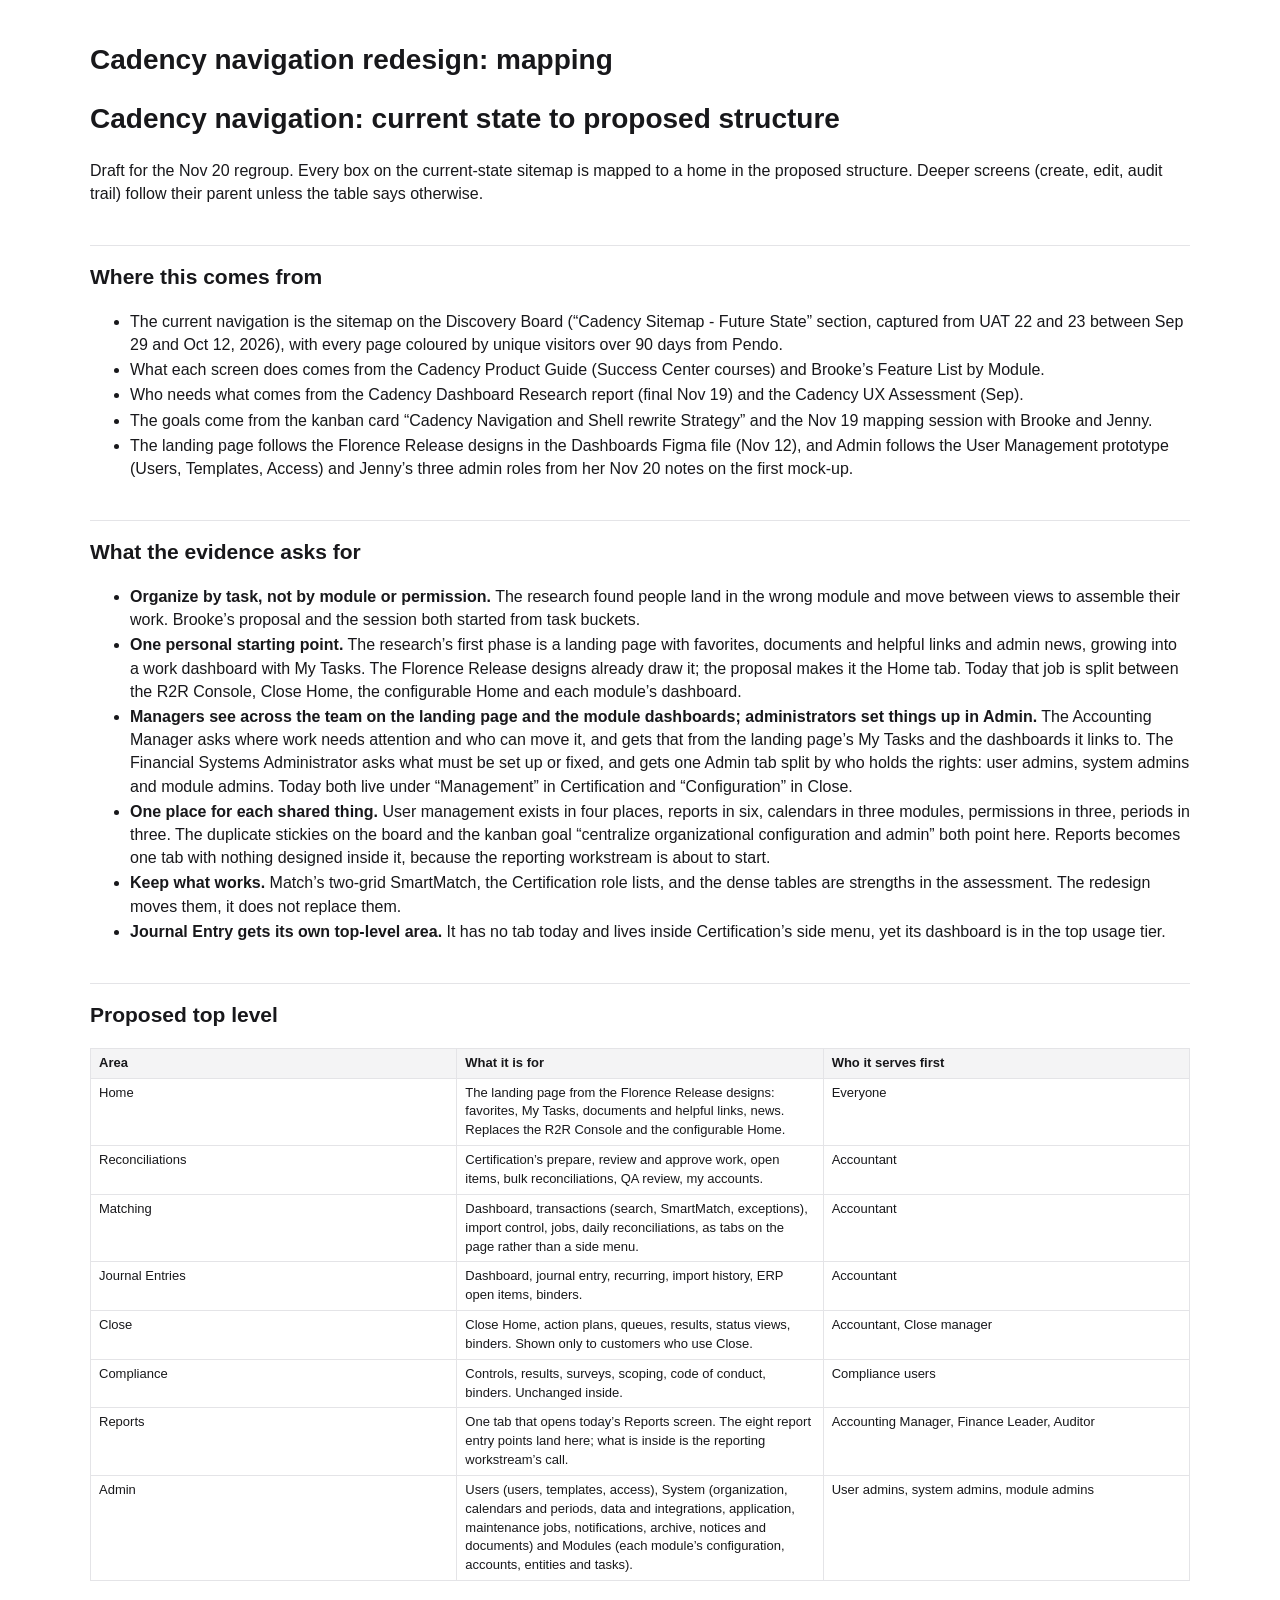
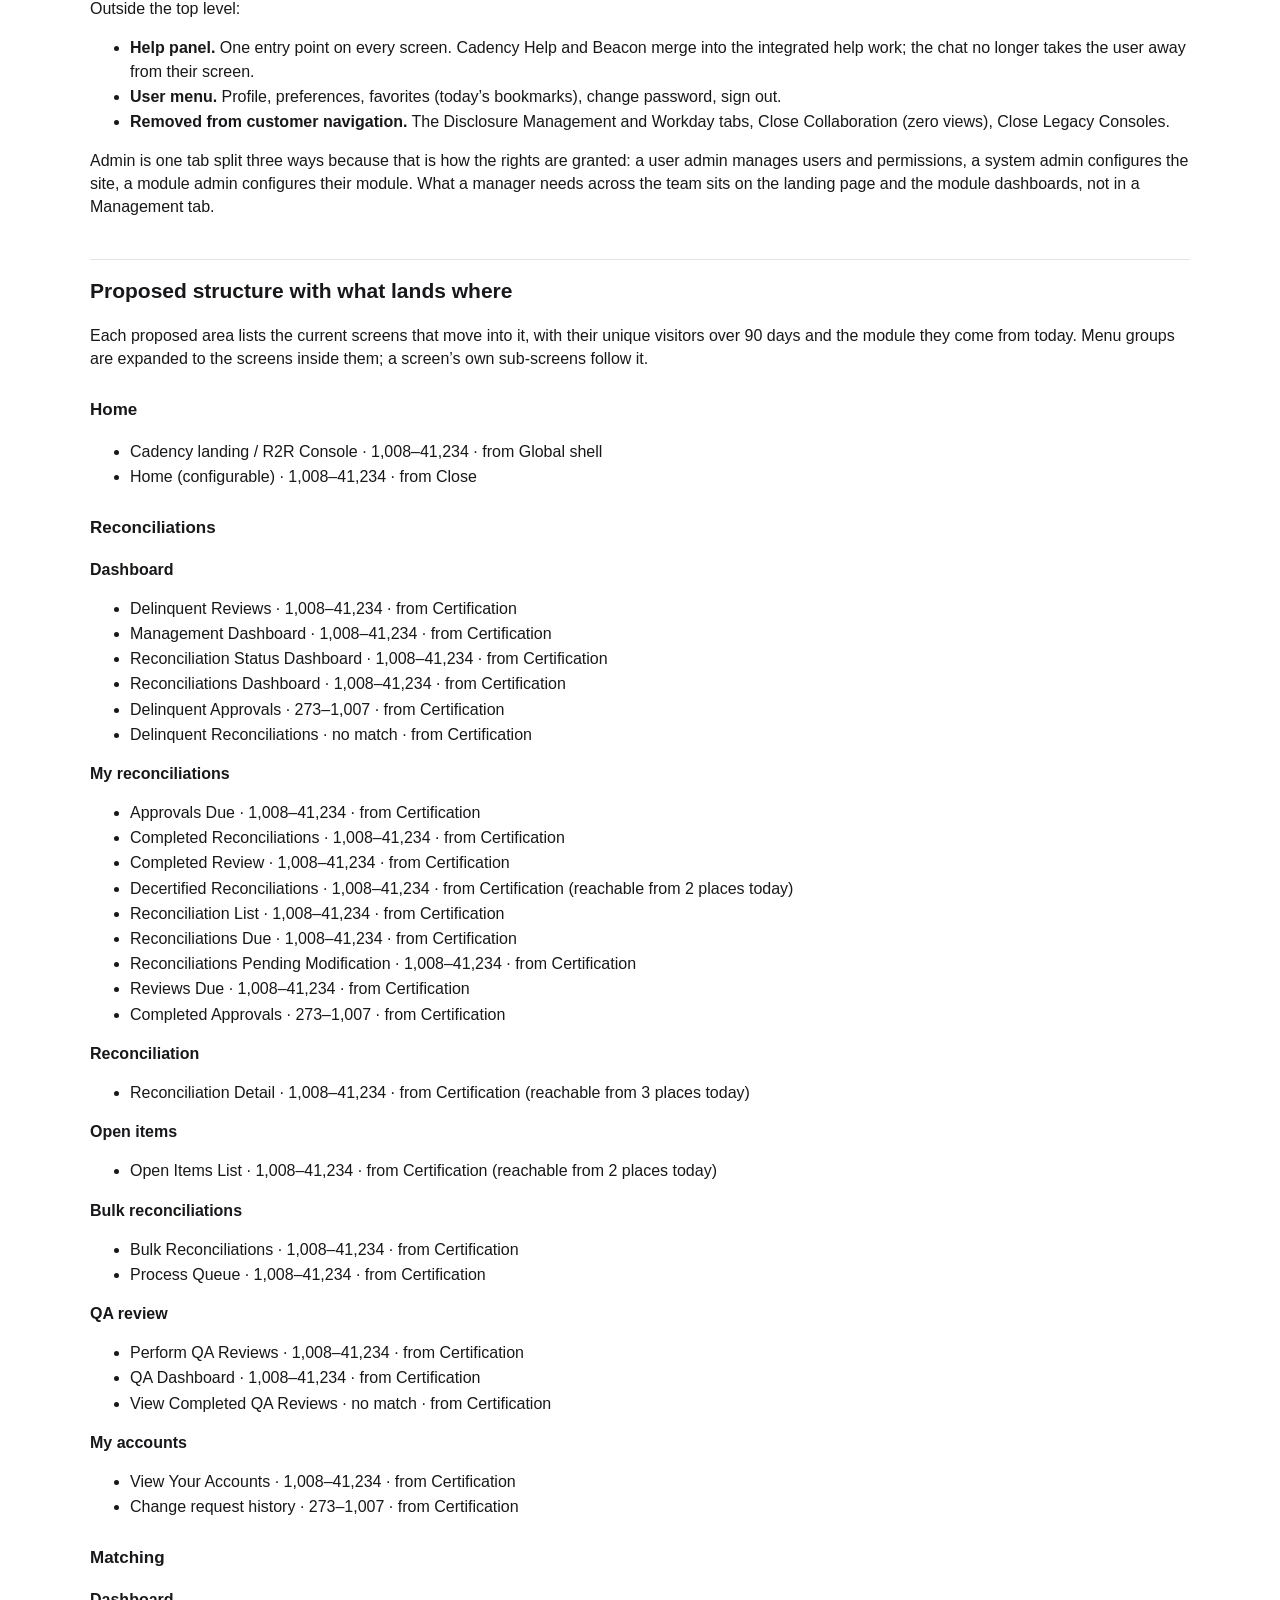
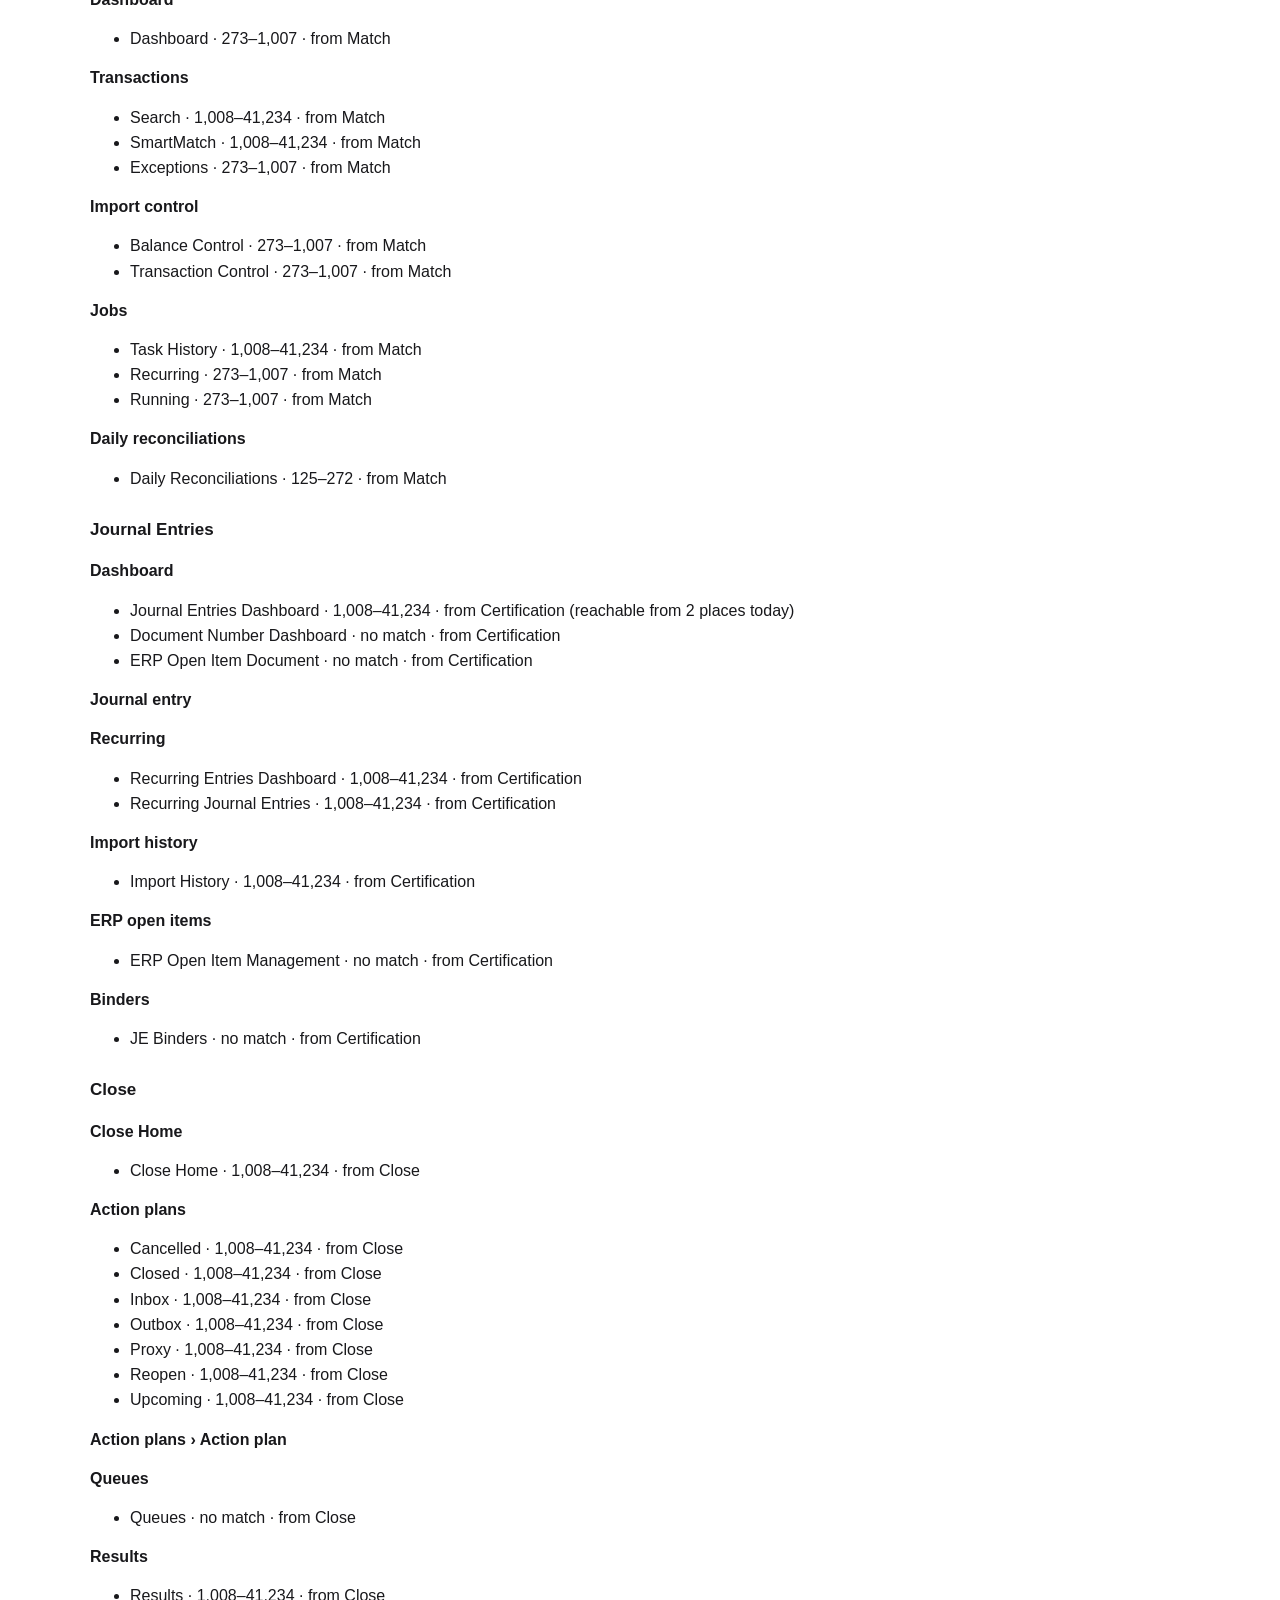
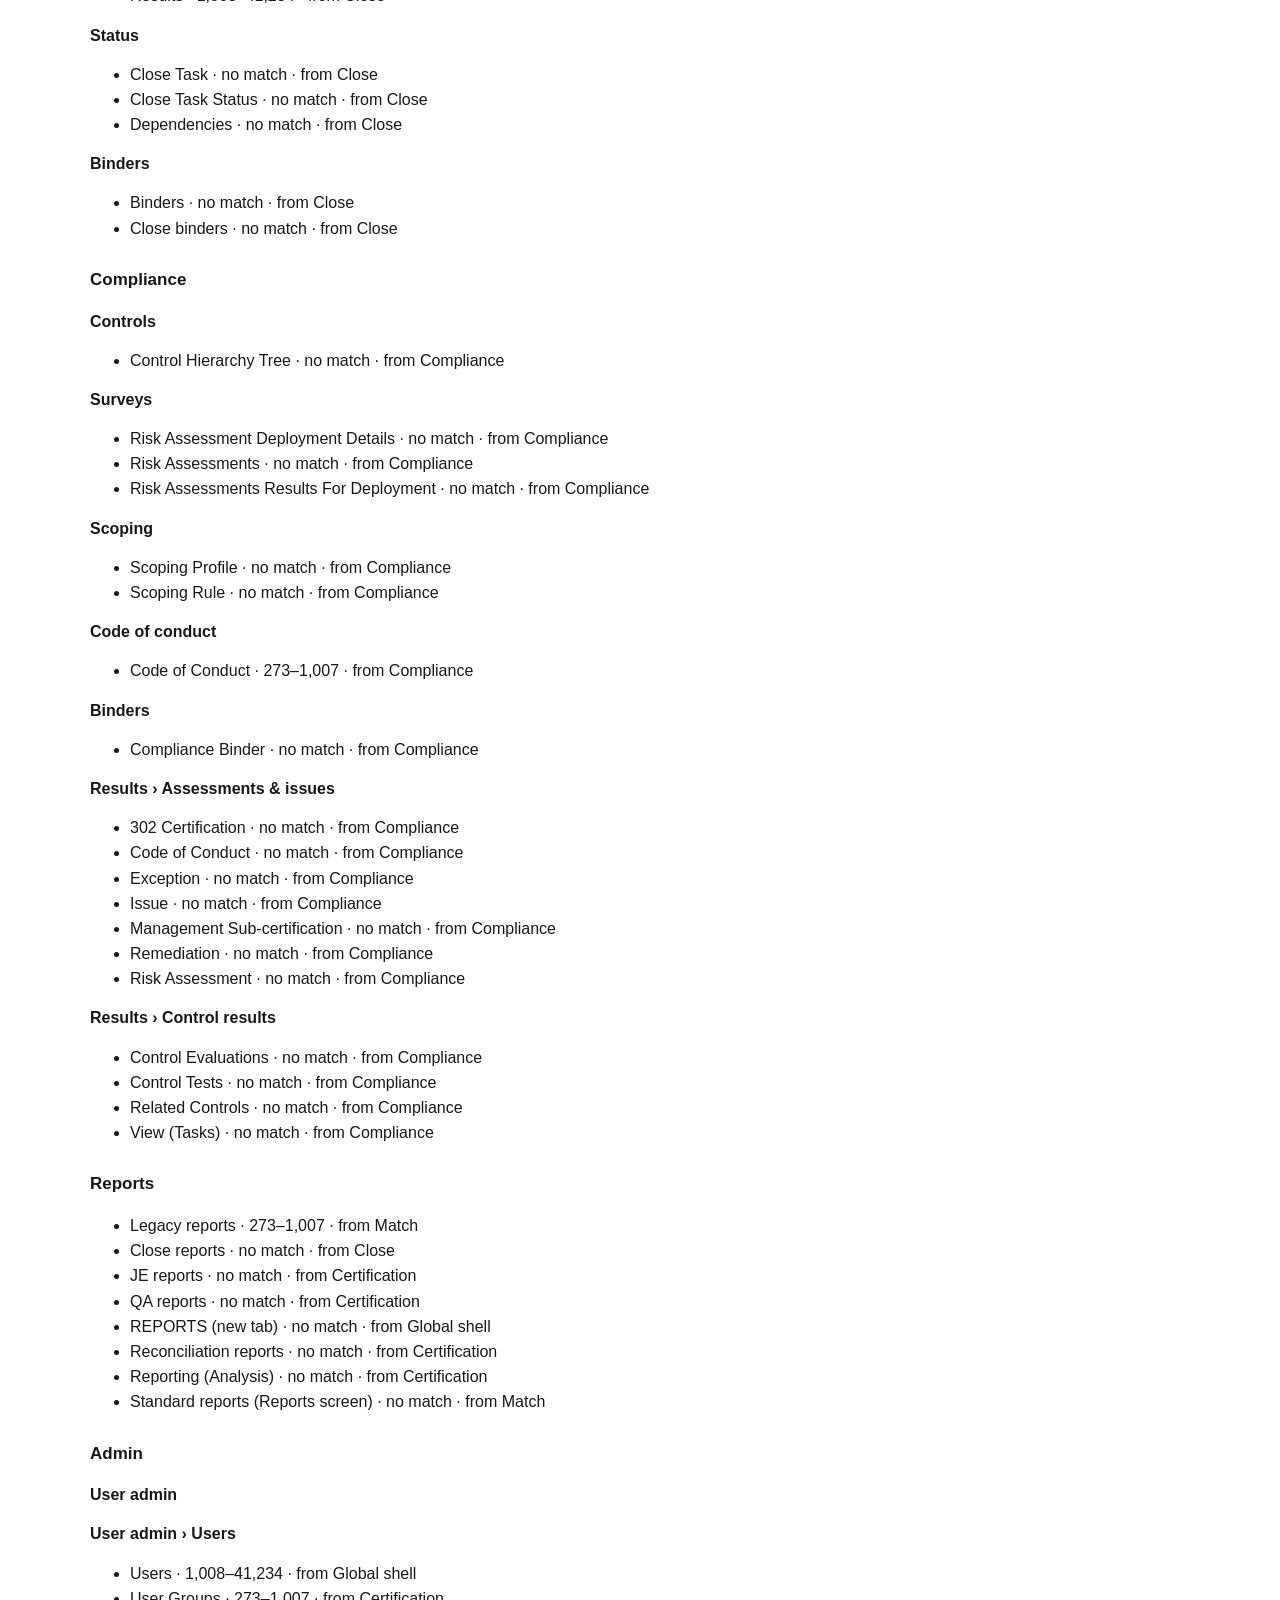
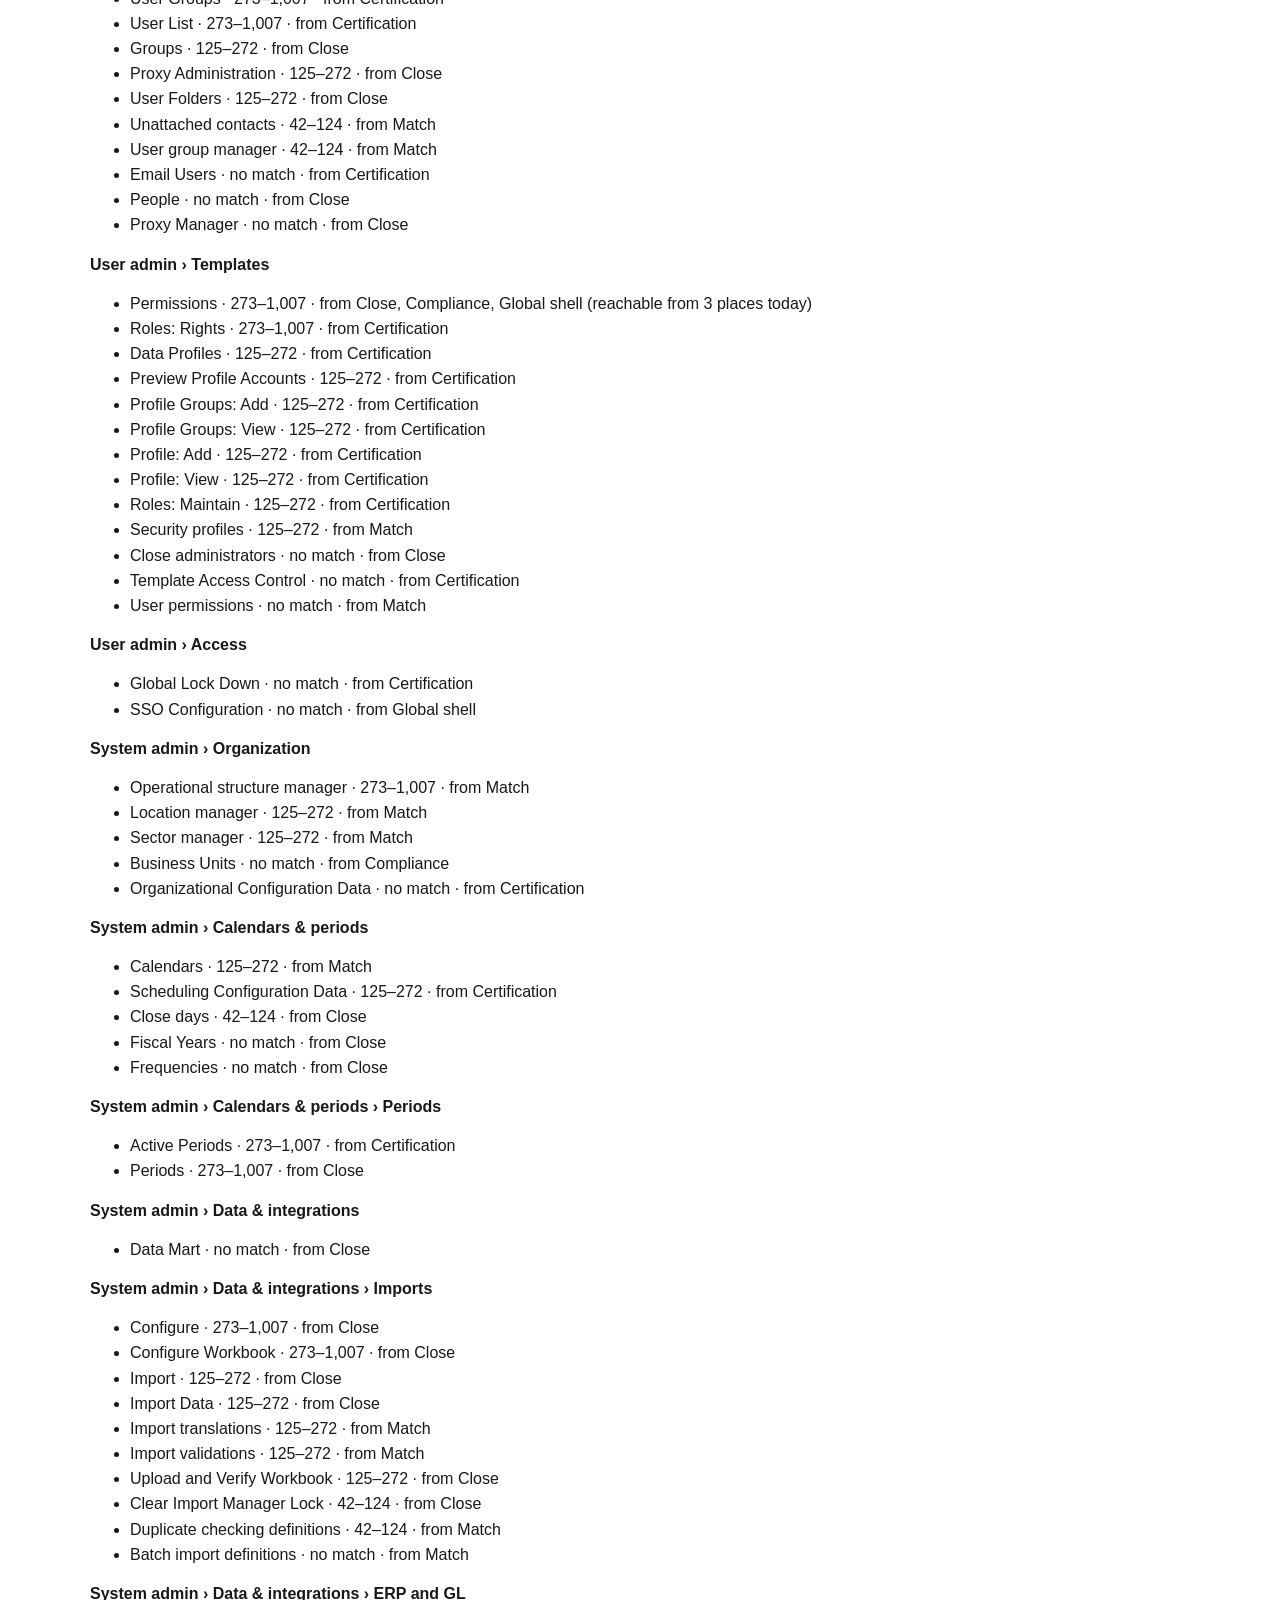
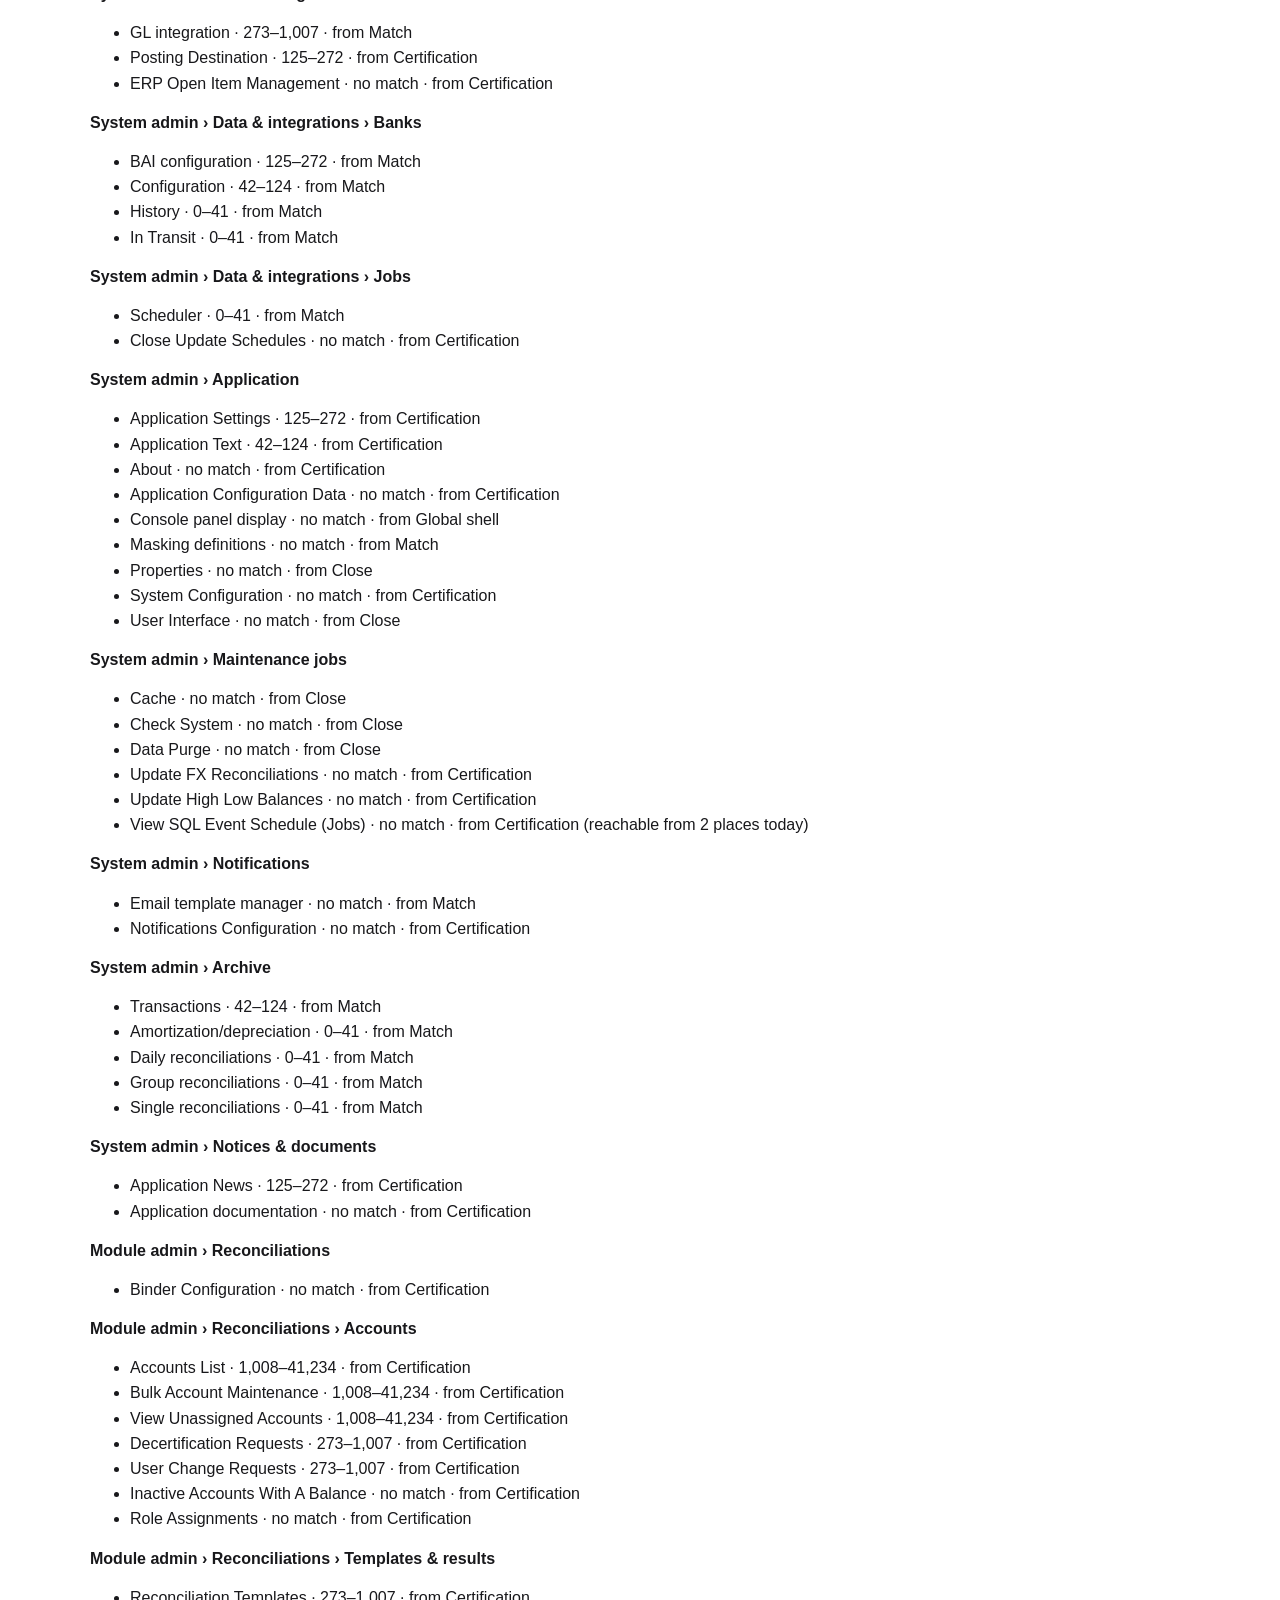
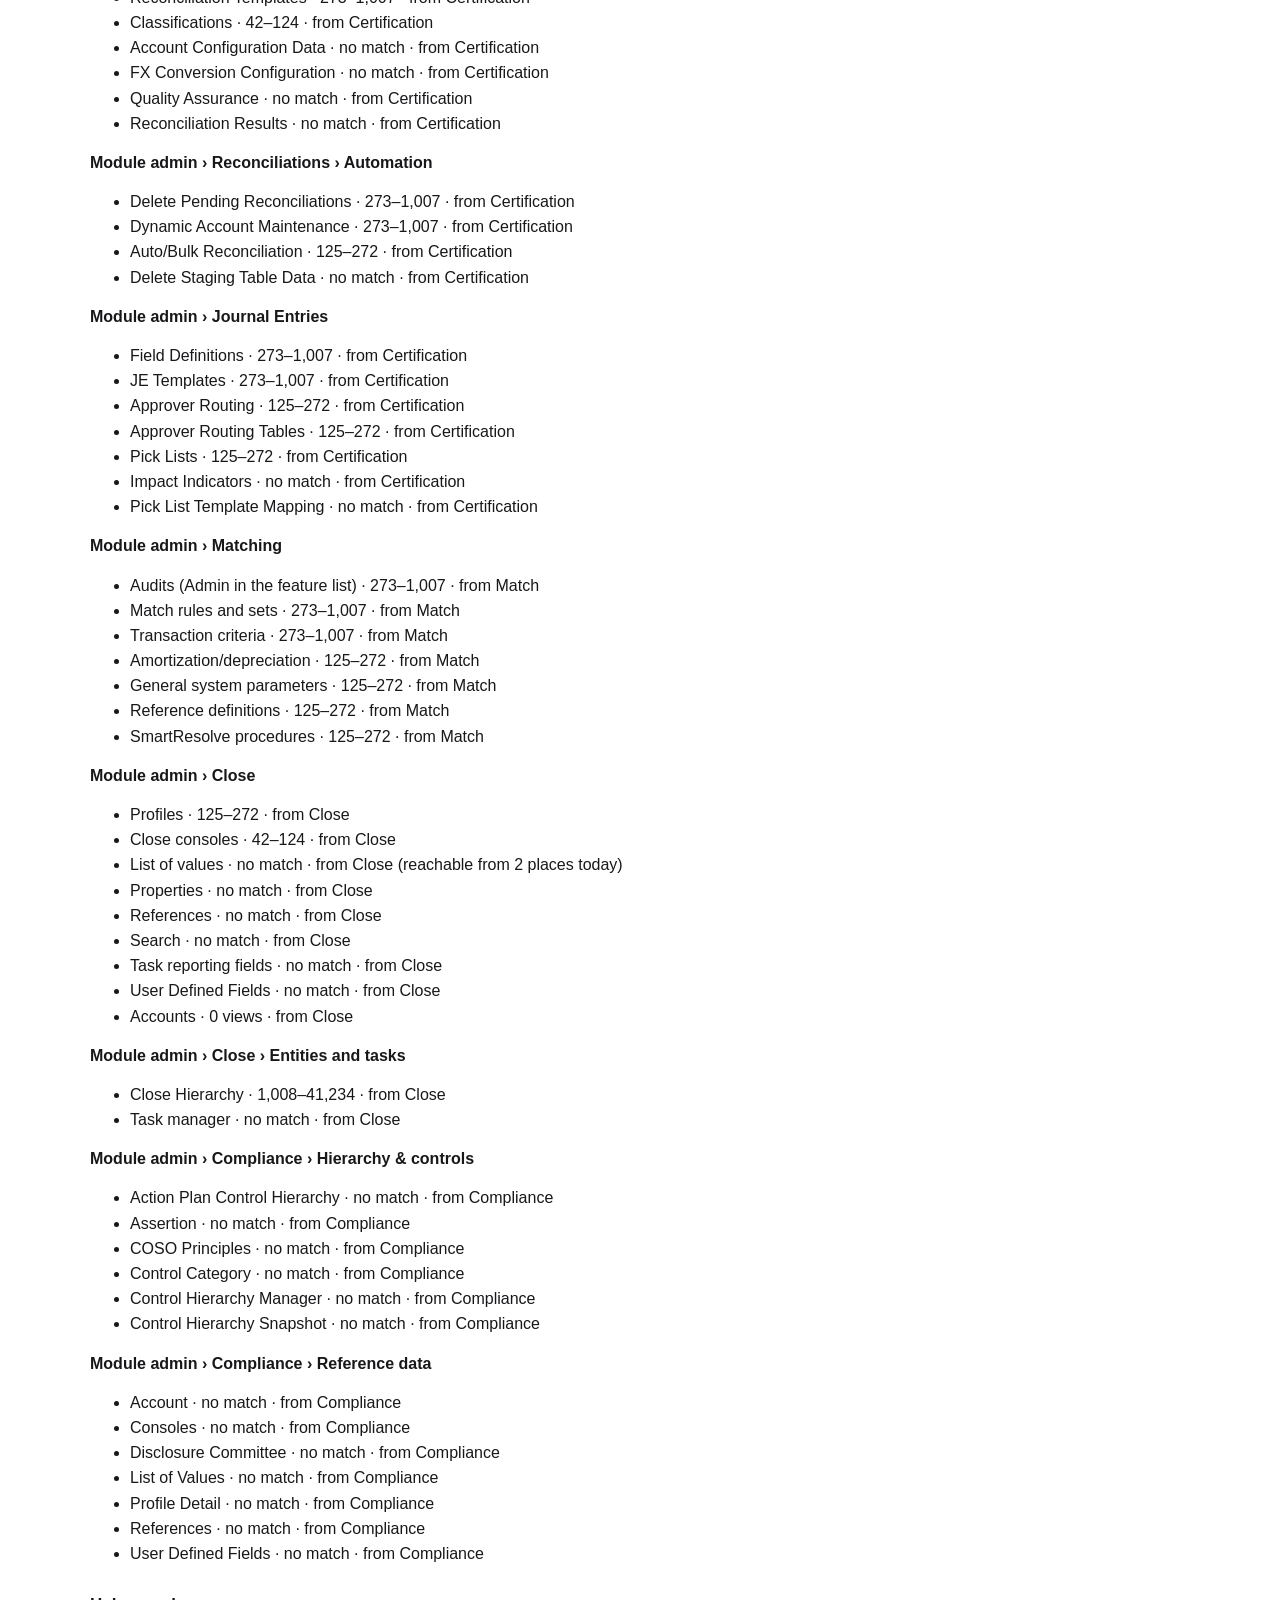
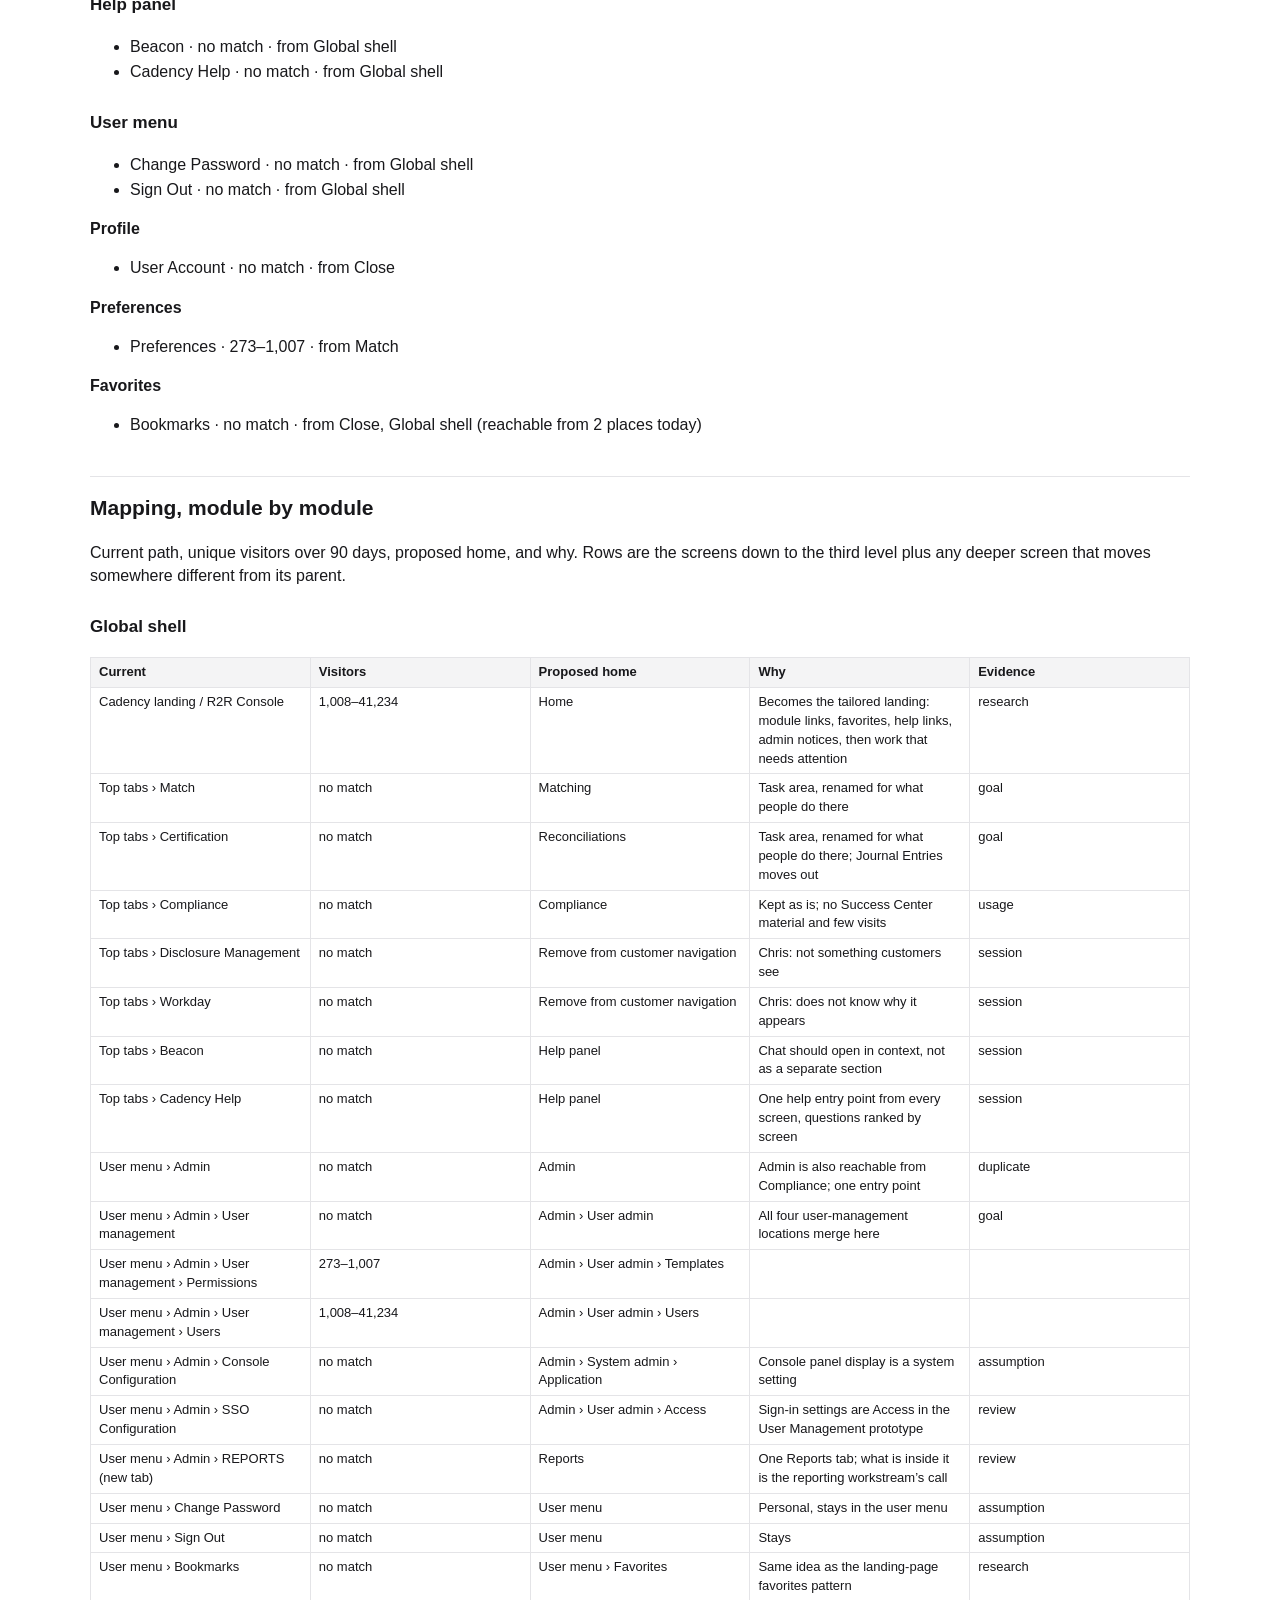
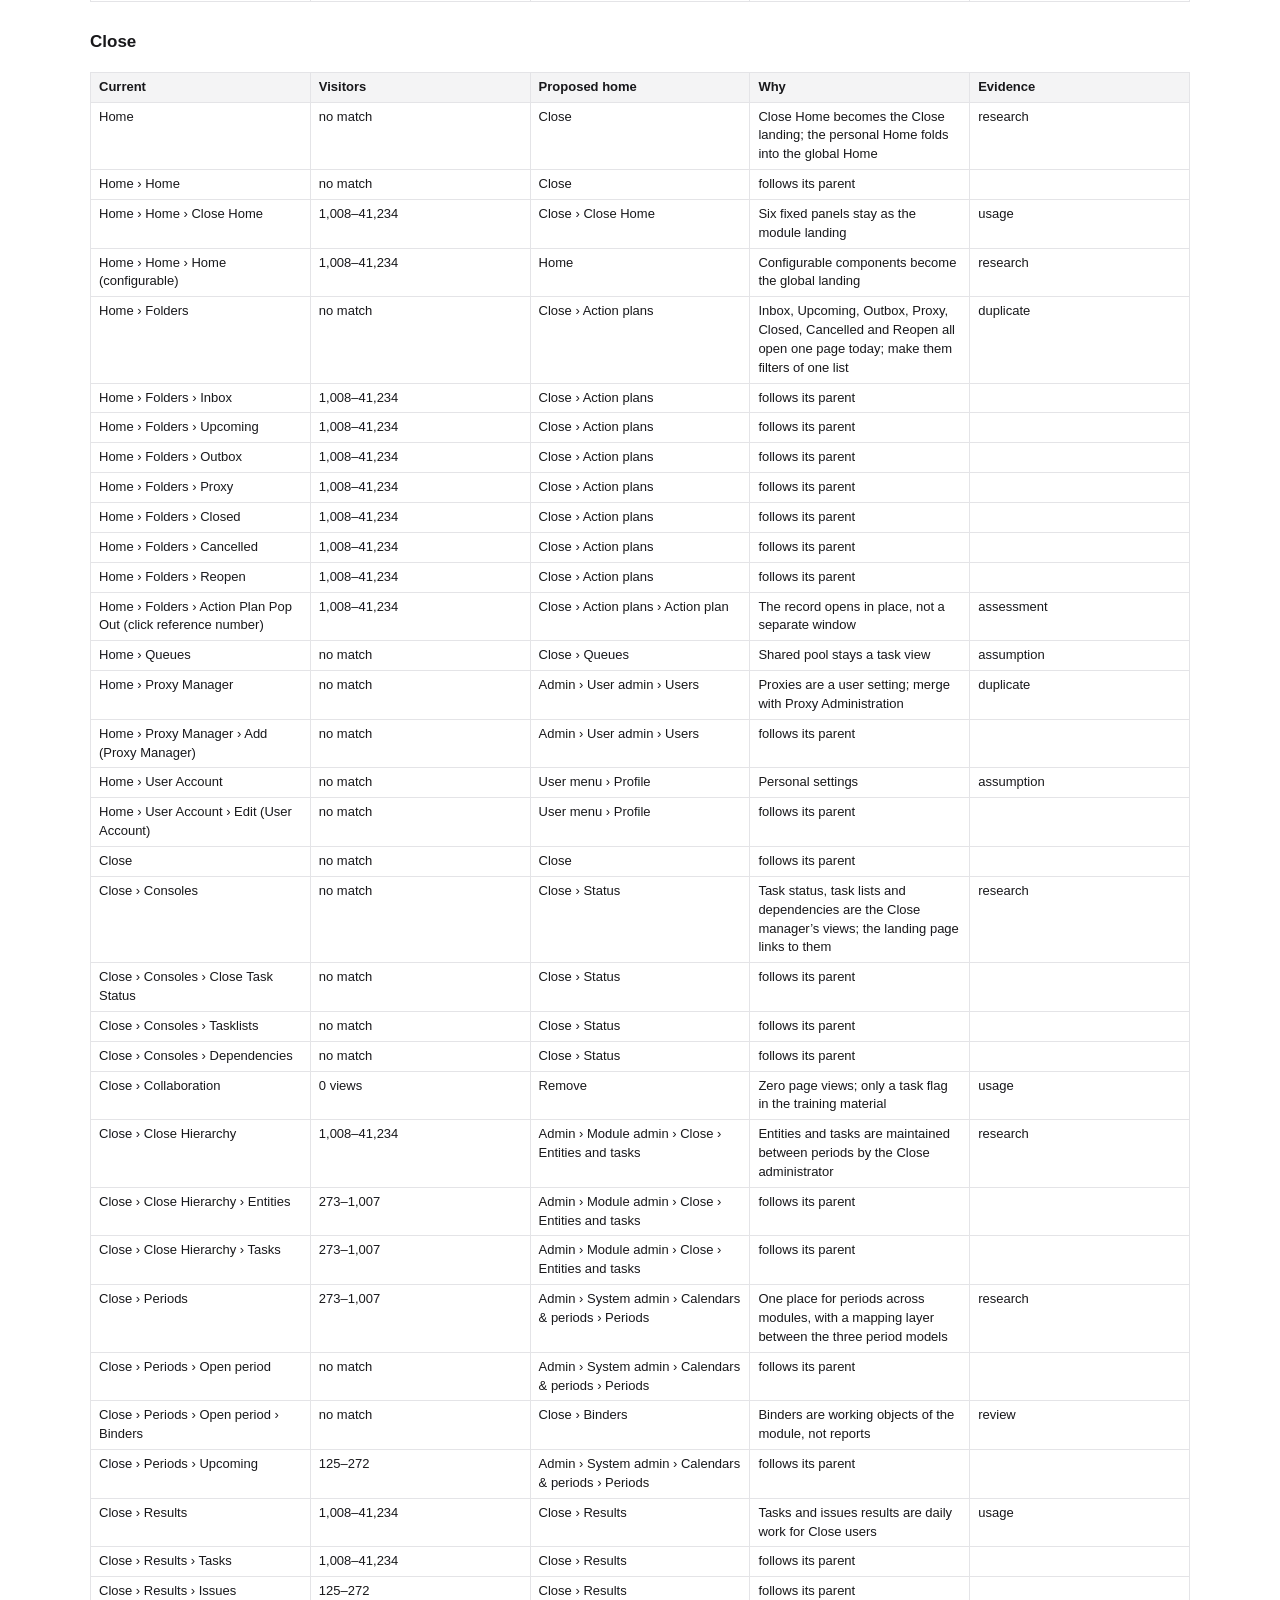
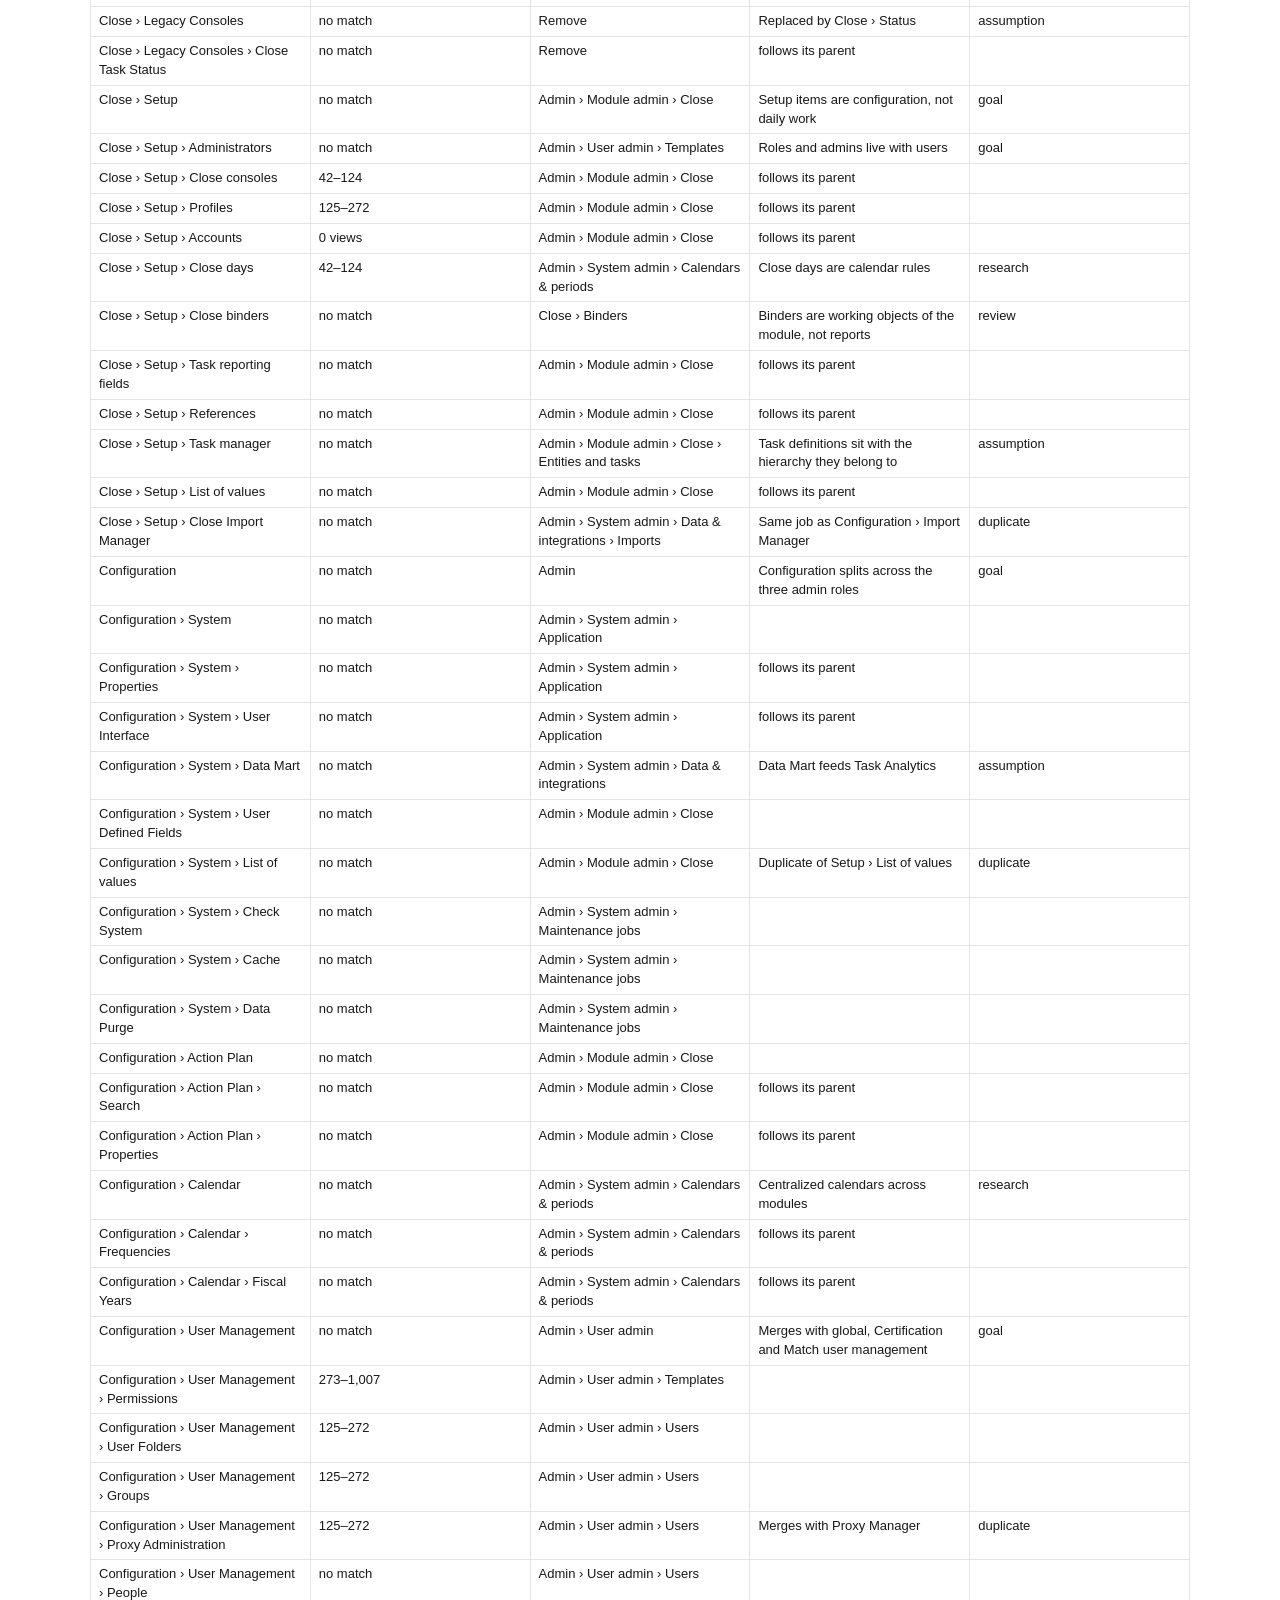
<file: nav-redesign-draft.html>
<!DOCTYPE html>
<html xmlns="http://www.w3.org/1999/xhtml">
<head>
  <meta charset="utf-8" />
  <meta name="generator" content="pandoc 3.10.1" />
  <meta name="viewport" content="width=device-width, initial-scale=1.0, user-scalable=yes" />
  <title>Cadency navigation redesign: mapping</title>
  <style>
    /* Default styles provided by pandoc.
    ** See https://pandoc.org/MANUAL.html#variables-for-html for config info.
    */
    span.smallcaps{font-variant: small-caps;}
    div.columns{display: flex; gap: 1.5em;}
    div.column{flex: auto;}
    @media screen {
    div.columns{gap: min(4vw, 1.5em);}
    div.column{overflow-x: auto;}
    }
    div.hanging-indent{margin-left: 1.5em; text-indent: -1.5em;}
    /* The extra [class] is a hack that increases specificity enough to
       override a similar rule in reveal.js */
    ul.task-list[class]{list-style: none;}
    ul.task-list li input[type="checkbox"] {
      font-size: inherit;
      width: 0.8em;
      margin: 0 0.8em 0.2em -1.6em;
      vertical-align: middle;
    }
    .display.math{display: block; text-align: center; margin: 0.5rem auto;}
  </style>
  <link rel="stylesheet" href="style.css" />
</head>
<body>
<header id="title-block-header">
<h1 class="title">Cadency navigation redesign: mapping</h1>
</header>
<h1 id="cadency-navigation-current-state-to-proposed-structure">Cadency
navigation: current state to proposed structure</h1>
<p>Draft for the Nov 20 regroup. Every box on the current-state sitemap
is mapped to a home in the proposed structure. Deeper screens (create,
edit, audit trail) follow their parent unless the table says
otherwise.</p>
<h2 id="where-this-comes-from">Where this comes from</h2>
<ul>
<li>The current navigation is the sitemap on the Discovery Board
(“Cadency Sitemap - Future State” section, captured from UAT 22 and 23
between Sep 29 and Oct 12, 2026), with every page coloured by unique
visitors over 90 days from Pendo.</li>
<li>What each screen does comes from the Cadency Product Guide (Success
Center courses) and Brooke’s Feature List by Module.</li>
<li>Who needs what comes from the Cadency Dashboard Research report
(final Nov 19) and the Cadency UX Assessment (Sep).</li>
<li>The goals come from the kanban card “Cadency Navigation and Shell
rewrite Strategy” and the Nov 19 mapping session with Brooke and
Jenny.</li>
<li>The landing page follows the Florence Release designs in the
Dashboards Figma file (Nov 12), and Admin follows the User Management
prototype (Users, Templates, Access) and Jenny’s three admin roles from
her Nov 20 notes on the first mock-up.</li>
</ul>
<h2 id="what-the-evidence-asks-for">What the evidence asks for</h2>
<ul>
<li><strong>Organize by task, not by module or permission.</strong> The
research found people land in the wrong module and move between views to
assemble their work. Brooke’s proposal and the session both started from
task buckets.</li>
<li><strong>One personal starting point.</strong> The research’s first
phase is a landing page with favorites, documents and helpful links and
admin news, growing into a work dashboard with My Tasks. The Florence
Release designs already draw it; the proposal makes it the Home tab.
Today that job is split between the R2R Console, Close Home, the
configurable Home and each module’s dashboard.</li>
<li><strong>Managers see across the team on the landing page and the
module dashboards; administrators set things up in Admin.</strong> The
Accounting Manager asks where work needs attention and who can move it,
and gets that from the landing page’s My Tasks and the dashboards it
links to. The Financial Systems Administrator asks what must be set up
or fixed, and gets one Admin tab split by who holds the rights: user
admins, system admins and module admins. Today both live under
“Management” in Certification and “Configuration” in Close.</li>
<li><strong>One place for each shared thing.</strong> User management
exists in four places, reports in six, calendars in three modules,
permissions in three, periods in three. The duplicate stickies on the
board and the kanban goal “centralize organizational configuration and
admin” both point here. Reports becomes one tab with nothing designed
inside it, because the reporting workstream is about to start.</li>
<li><strong>Keep what works.</strong> Match’s two-grid SmartMatch, the
Certification role lists, and the dense tables are strengths in the
assessment. The redesign moves them, it does not replace them.</li>
<li><strong>Journal Entry gets its own top-level area.</strong> It has
no tab today and lives inside Certification’s side menu, yet its
dashboard is in the top usage tier.</li>
</ul>
<h2 id="proposed-top-level">Proposed top level</h2>
<table>
<colgroup>
<col style="width: 33%" />
<col style="width: 33%" />
<col style="width: 33%" />
</colgroup>
<thead>
<tr>
<th>Area</th>
<th>What it is for</th>
<th>Who it serves first</th>
</tr>
</thead>
<tbody>
<tr>
<td>Home</td>
<td>The landing page from the Florence Release designs: favorites, My
Tasks, documents and helpful links, news. Replaces the R2R Console and
the configurable Home.</td>
<td>Everyone</td>
</tr>
<tr>
<td>Reconciliations</td>
<td>Certification’s prepare, review and approve work, open items, bulk
reconciliations, QA review, my accounts.</td>
<td>Accountant</td>
</tr>
<tr>
<td>Matching</td>
<td>Dashboard, transactions (search, SmartMatch, exceptions), import
control, jobs, daily reconciliations, as tabs on the page rather than a
side menu.</td>
<td>Accountant</td>
</tr>
<tr>
<td>Journal Entries</td>
<td>Dashboard, journal entry, recurring, import history, ERP open items,
binders.</td>
<td>Accountant</td>
</tr>
<tr>
<td>Close</td>
<td>Close Home, action plans, queues, results, status views, binders.
Shown only to customers who use Close.</td>
<td>Accountant, Close manager</td>
</tr>
<tr>
<td>Compliance</td>
<td>Controls, results, surveys, scoping, code of conduct, binders.
Unchanged inside.</td>
<td>Compliance users</td>
</tr>
<tr>
<td>Reports</td>
<td>One tab that opens today’s Reports screen. The eight report entry
points land here; what is inside is the reporting workstream’s
call.</td>
<td>Accounting Manager, Finance Leader, Auditor</td>
</tr>
<tr>
<td>Admin</td>
<td>Users (users, templates, access), System (organization, calendars
and periods, data and integrations, application, maintenance jobs,
notifications, archive, notices and documents) and Modules (each
module’s configuration, accounts, entities and tasks).</td>
<td>User admins, system admins, module admins</td>
</tr>
</tbody>
</table>
<p>Outside the top level:</p>
<ul>
<li><strong>Help panel.</strong> One entry point on every screen.
Cadency Help and Beacon merge into the integrated help work; the chat no
longer takes the user away from their screen.</li>
<li><strong>User menu.</strong> Profile, preferences, favorites (today’s
bookmarks), change password, sign out.</li>
<li><strong>Removed from customer navigation.</strong> The Disclosure
Management and Workday tabs, Close Collaboration (zero views), Close
Legacy Consoles.</li>
</ul>
<p>Admin is one tab split three ways because that is how the rights are
granted: a user admin manages users and permissions, a system admin
configures the site, a module admin configures their module. What a
manager needs across the team sits on the landing page and the module
dashboards, not in a Management tab.</p>
<h2 id="proposed-structure-with-what-lands-where">Proposed structure
with what lands where</h2>
<p>Each proposed area lists the current screens that move into it, with
their unique visitors over 90 days and the module they come from today.
Menu groups are expanded to the screens inside them; a screen’s own
sub-screens follow it.</p>
<h3 id="home">Home</h3>
<ul>
<li>Cadency landing / R2R Console · 1,008–41,234 · from Global
shell</li>
<li>Home (configurable) · 1,008–41,234 · from Close</li>
</ul>
<h3 id="reconciliations">Reconciliations</h3>
<p><strong>Dashboard</strong></p>
<ul>
<li>Delinquent Reviews · 1,008–41,234 · from Certification</li>
<li>Management Dashboard · 1,008–41,234 · from Certification</li>
<li>Reconciliation Status Dashboard · 1,008–41,234 · from
Certification</li>
<li>Reconciliations Dashboard · 1,008–41,234 · from Certification</li>
<li>Delinquent Approvals · 273–1,007 · from Certification</li>
<li>Delinquent Reconciliations · no match · from Certification</li>
</ul>
<p><strong>My reconciliations</strong></p>
<ul>
<li>Approvals Due · 1,008–41,234 · from Certification</li>
<li>Completed Reconciliations · 1,008–41,234 · from Certification</li>
<li>Completed Review · 1,008–41,234 · from Certification</li>
<li>Decertified Reconciliations · 1,008–41,234 · from Certification
(reachable from 2 places today)</li>
<li>Reconciliation List · 1,008–41,234 · from Certification</li>
<li>Reconciliations Due · 1,008–41,234 · from Certification</li>
<li>Reconciliations Pending Modification · 1,008–41,234 · from
Certification</li>
<li>Reviews Due · 1,008–41,234 · from Certification</li>
<li>Completed Approvals · 273–1,007 · from Certification</li>
</ul>
<p><strong>Reconciliation</strong></p>
<ul>
<li>Reconciliation Detail · 1,008–41,234 · from Certification (reachable
from 3 places today)</li>
</ul>
<p><strong>Open items</strong></p>
<ul>
<li>Open Items List · 1,008–41,234 · from Certification (reachable from
2 places today)</li>
</ul>
<p><strong>Bulk reconciliations</strong></p>
<ul>
<li>Bulk Reconciliations · 1,008–41,234 · from Certification</li>
<li>Process Queue · 1,008–41,234 · from Certification</li>
</ul>
<p><strong>QA review</strong></p>
<ul>
<li>Perform QA Reviews · 1,008–41,234 · from Certification</li>
<li>QA Dashboard · 1,008–41,234 · from Certification</li>
<li>View Completed QA Reviews · no match · from Certification</li>
</ul>
<p><strong>My accounts</strong></p>
<ul>
<li>View Your Accounts · 1,008–41,234 · from Certification</li>
<li>Change request history · 273–1,007 · from Certification</li>
</ul>
<h3 id="matching">Matching</h3>
<p><strong>Dashboard</strong></p>
<ul>
<li>Dashboard · 273–1,007 · from Match</li>
</ul>
<p><strong>Transactions</strong></p>
<ul>
<li>Search · 1,008–41,234 · from Match</li>
<li>SmartMatch · 1,008–41,234 · from Match</li>
<li>Exceptions · 273–1,007 · from Match</li>
</ul>
<p><strong>Import control</strong></p>
<ul>
<li>Balance Control · 273–1,007 · from Match</li>
<li>Transaction Control · 273–1,007 · from Match</li>
</ul>
<p><strong>Jobs</strong></p>
<ul>
<li>Task History · 1,008–41,234 · from Match</li>
<li>Recurring · 273–1,007 · from Match</li>
<li>Running · 273–1,007 · from Match</li>
</ul>
<p><strong>Daily reconciliations</strong></p>
<ul>
<li>Daily Reconciliations · 125–272 · from Match</li>
</ul>
<h3 id="journal-entries">Journal Entries</h3>
<p><strong>Dashboard</strong></p>
<ul>
<li>Journal Entries Dashboard · 1,008–41,234 · from Certification
(reachable from 2 places today)</li>
<li>Document Number Dashboard · no match · from Certification</li>
<li>ERP Open Item Document · no match · from Certification</li>
</ul>
<p><strong>Journal entry</strong></p>
<p><strong>Recurring</strong></p>
<ul>
<li>Recurring Entries Dashboard · 1,008–41,234 · from Certification</li>
<li>Recurring Journal Entries · 1,008–41,234 · from Certification</li>
</ul>
<p><strong>Import history</strong></p>
<ul>
<li>Import History · 1,008–41,234 · from Certification</li>
</ul>
<p><strong>ERP open items</strong></p>
<ul>
<li>ERP Open Item Management · no match · from Certification</li>
</ul>
<p><strong>Binders</strong></p>
<ul>
<li>JE Binders · no match · from Certification</li>
</ul>
<h3 id="close">Close</h3>
<p><strong>Close Home</strong></p>
<ul>
<li>Close Home · 1,008–41,234 · from Close</li>
</ul>
<p><strong>Action plans</strong></p>
<ul>
<li>Cancelled · 1,008–41,234 · from Close</li>
<li>Closed · 1,008–41,234 · from Close</li>
<li>Inbox · 1,008–41,234 · from Close</li>
<li>Outbox · 1,008–41,234 · from Close</li>
<li>Proxy · 1,008–41,234 · from Close</li>
<li>Reopen · 1,008–41,234 · from Close</li>
<li>Upcoming · 1,008–41,234 · from Close</li>
</ul>
<p><strong>Action plans › Action plan</strong></p>
<p><strong>Queues</strong></p>
<ul>
<li>Queues · no match · from Close</li>
</ul>
<p><strong>Results</strong></p>
<ul>
<li>Results · 1,008–41,234 · from Close</li>
</ul>
<p><strong>Status</strong></p>
<ul>
<li>Close Task · no match · from Close</li>
<li>Close Task Status · no match · from Close</li>
<li>Dependencies · no match · from Close</li>
</ul>
<p><strong>Binders</strong></p>
<ul>
<li>Binders · no match · from Close</li>
<li>Close binders · no match · from Close</li>
</ul>
<h3 id="compliance">Compliance</h3>
<p><strong>Controls</strong></p>
<ul>
<li>Control Hierarchy Tree · no match · from Compliance</li>
</ul>
<p><strong>Surveys</strong></p>
<ul>
<li>Risk Assessment Deployment Details · no match · from Compliance</li>
<li>Risk Assessments · no match · from Compliance</li>
<li>Risk Assessments Results For Deployment · no match · from
Compliance</li>
</ul>
<p><strong>Scoping</strong></p>
<ul>
<li>Scoping Profile · no match · from Compliance</li>
<li>Scoping Rule · no match · from Compliance</li>
</ul>
<p><strong>Code of conduct</strong></p>
<ul>
<li>Code of Conduct · 273–1,007 · from Compliance</li>
</ul>
<p><strong>Binders</strong></p>
<ul>
<li>Compliance Binder · no match · from Compliance</li>
</ul>
<p><strong>Results › Assessments &amp; issues</strong></p>
<ul>
<li>302 Certification · no match · from Compliance</li>
<li>Code of Conduct · no match · from Compliance</li>
<li>Exception · no match · from Compliance</li>
<li>Issue · no match · from Compliance</li>
<li>Management Sub-certification · no match · from Compliance</li>
<li>Remediation · no match · from Compliance</li>
<li>Risk Assessment · no match · from Compliance</li>
</ul>
<p><strong>Results › Control results</strong></p>
<ul>
<li>Control Evaluations · no match · from Compliance</li>
<li>Control Tests · no match · from Compliance</li>
<li>Related Controls · no match · from Compliance</li>
<li>View (Tasks) · no match · from Compliance</li>
</ul>
<h3 id="reports">Reports</h3>
<ul>
<li>Legacy reports · 273–1,007 · from Match</li>
<li>Close reports · no match · from Close</li>
<li>JE reports · no match · from Certification</li>
<li>QA reports · no match · from Certification</li>
<li>REPORTS (new tab) · no match · from Global shell</li>
<li>Reconciliation reports · no match · from Certification</li>
<li>Reporting (Analysis) · no match · from Certification</li>
<li>Standard reports (Reports screen) · no match · from Match</li>
</ul>
<h3 id="admin">Admin</h3>
<p><strong>User admin</strong></p>
<p><strong>User admin › Users</strong></p>
<ul>
<li>Users · 1,008–41,234 · from Global shell</li>
<li>User Groups · 273–1,007 · from Certification</li>
<li>User List · 273–1,007 · from Certification</li>
<li>Groups · 125–272 · from Close</li>
<li>Proxy Administration · 125–272 · from Close</li>
<li>User Folders · 125–272 · from Close</li>
<li>Unattached contacts · 42–124 · from Match</li>
<li>User group manager · 42–124 · from Match</li>
<li>Email Users · no match · from Certification</li>
<li>People · no match · from Close</li>
<li>Proxy Manager · no match · from Close</li>
</ul>
<p><strong>User admin › Templates</strong></p>
<ul>
<li>Permissions · 273–1,007 · from Close, Compliance, Global shell
(reachable from 3 places today)</li>
<li>Roles: Rights · 273–1,007 · from Certification</li>
<li>Data Profiles · 125–272 · from Certification</li>
<li>Preview Profile Accounts · 125–272 · from Certification</li>
<li>Profile Groups: Add · 125–272 · from Certification</li>
<li>Profile Groups: View · 125–272 · from Certification</li>
<li>Profile: Add · 125–272 · from Certification</li>
<li>Profile: View · 125–272 · from Certification</li>
<li>Roles: Maintain · 125–272 · from Certification</li>
<li>Security profiles · 125–272 · from Match</li>
<li>Close administrators · no match · from Close</li>
<li>Template Access Control · no match · from Certification</li>
<li>User permissions · no match · from Match</li>
</ul>
<p><strong>User admin › Access</strong></p>
<ul>
<li>Global Lock Down · no match · from Certification</li>
<li>SSO Configuration · no match · from Global shell</li>
</ul>
<p><strong>System admin › Organization</strong></p>
<ul>
<li>Operational structure manager · 273–1,007 · from Match</li>
<li>Location manager · 125–272 · from Match</li>
<li>Sector manager · 125–272 · from Match</li>
<li>Business Units · no match · from Compliance</li>
<li>Organizational Configuration Data · no match · from
Certification</li>
</ul>
<p><strong>System admin › Calendars &amp; periods</strong></p>
<ul>
<li>Calendars · 125–272 · from Match</li>
<li>Scheduling Configuration Data · 125–272 · from Certification</li>
<li>Close days · 42–124 · from Close</li>
<li>Fiscal Years · no match · from Close</li>
<li>Frequencies · no match · from Close</li>
</ul>
<p><strong>System admin › Calendars &amp; periods › Periods</strong></p>
<ul>
<li>Active Periods · 273–1,007 · from Certification</li>
<li>Periods · 273–1,007 · from Close</li>
</ul>
<p><strong>System admin › Data &amp; integrations</strong></p>
<ul>
<li>Data Mart · no match · from Close</li>
</ul>
<p><strong>System admin › Data &amp; integrations › Imports</strong></p>
<ul>
<li>Configure · 273–1,007 · from Close</li>
<li>Configure Workbook · 273–1,007 · from Close</li>
<li>Import · 125–272 · from Close</li>
<li>Import Data · 125–272 · from Close</li>
<li>Import translations · 125–272 · from Match</li>
<li>Import validations · 125–272 · from Match</li>
<li>Upload and Verify Workbook · 125–272 · from Close</li>
<li>Clear Import Manager Lock · 42–124 · from Close</li>
<li>Duplicate checking definitions · 42–124 · from Match</li>
<li>Batch import definitions · no match · from Match</li>
</ul>
<p><strong>System admin › Data &amp; integrations › ERP and
GL</strong></p>
<ul>
<li>GL integration · 273–1,007 · from Match</li>
<li>Posting Destination · 125–272 · from Certification</li>
<li>ERP Open Item Management · no match · from Certification</li>
</ul>
<p><strong>System admin › Data &amp; integrations › Banks</strong></p>
<ul>
<li>BAI configuration · 125–272 · from Match</li>
<li>Configuration · 42–124 · from Match</li>
<li>History · 0–41 · from Match</li>
<li>In Transit · 0–41 · from Match</li>
</ul>
<p><strong>System admin › Data &amp; integrations › Jobs</strong></p>
<ul>
<li>Scheduler · 0–41 · from Match</li>
<li>Close Update Schedules · no match · from Certification</li>
</ul>
<p><strong>System admin › Application</strong></p>
<ul>
<li>Application Settings · 125–272 · from Certification</li>
<li>Application Text · 42–124 · from Certification</li>
<li>About · no match · from Certification</li>
<li>Application Configuration Data · no match · from Certification</li>
<li>Console panel display · no match · from Global shell</li>
<li>Masking definitions · no match · from Match</li>
<li>Properties · no match · from Close</li>
<li>System Configuration · no match · from Certification</li>
<li>User Interface · no match · from Close</li>
</ul>
<p><strong>System admin › Maintenance jobs</strong></p>
<ul>
<li>Cache · no match · from Close</li>
<li>Check System · no match · from Close</li>
<li>Data Purge · no match · from Close</li>
<li>Update FX Reconciliations · no match · from Certification</li>
<li>Update High Low Balances · no match · from Certification</li>
<li>View SQL Event Schedule (Jobs) · no match · from Certification
(reachable from 2 places today)</li>
</ul>
<p><strong>System admin › Notifications</strong></p>
<ul>
<li>Email template manager · no match · from Match</li>
<li>Notifications Configuration · no match · from Certification</li>
</ul>
<p><strong>System admin › Archive</strong></p>
<ul>
<li>Transactions · 42–124 · from Match</li>
<li>Amortization/depreciation · 0–41 · from Match</li>
<li>Daily reconciliations · 0–41 · from Match</li>
<li>Group reconciliations · 0–41 · from Match</li>
<li>Single reconciliations · 0–41 · from Match</li>
</ul>
<p><strong>System admin › Notices &amp; documents</strong></p>
<ul>
<li>Application News · 125–272 · from Certification</li>
<li>Application documentation · no match · from Certification</li>
</ul>
<p><strong>Module admin › Reconciliations</strong></p>
<ul>
<li>Binder Configuration · no match · from Certification</li>
</ul>
<p><strong>Module admin › Reconciliations › Accounts</strong></p>
<ul>
<li>Accounts List · 1,008–41,234 · from Certification</li>
<li>Bulk Account Maintenance · 1,008–41,234 · from Certification</li>
<li>View Unassigned Accounts · 1,008–41,234 · from Certification</li>
<li>Decertification Requests · 273–1,007 · from Certification</li>
<li>User Change Requests · 273–1,007 · from Certification</li>
<li>Inactive Accounts With A Balance · no match · from
Certification</li>
<li>Role Assignments · no match · from Certification</li>
</ul>
<p><strong>Module admin › Reconciliations › Templates &amp;
results</strong></p>
<ul>
<li>Reconciliation Templates · 273–1,007 · from Certification</li>
<li>Classifications · 42–124 · from Certification</li>
<li>Account Configuration Data · no match · from Certification</li>
<li>FX Conversion Configuration · no match · from Certification</li>
<li>Quality Assurance · no match · from Certification</li>
<li>Reconciliation Results · no match · from Certification</li>
</ul>
<p><strong>Module admin › Reconciliations › Automation</strong></p>
<ul>
<li>Delete Pending Reconciliations · 273–1,007 · from Certification</li>
<li>Dynamic Account Maintenance · 273–1,007 · from Certification</li>
<li>Auto/Bulk Reconciliation · 125–272 · from Certification</li>
<li>Delete Staging Table Data · no match · from Certification</li>
</ul>
<p><strong>Module admin › Journal Entries</strong></p>
<ul>
<li>Field Definitions · 273–1,007 · from Certification</li>
<li>JE Templates · 273–1,007 · from Certification</li>
<li>Approver Routing · 125–272 · from Certification</li>
<li>Approver Routing Tables · 125–272 · from Certification</li>
<li>Pick Lists · 125–272 · from Certification</li>
<li>Impact Indicators · no match · from Certification</li>
<li>Pick List Template Mapping · no match · from Certification</li>
</ul>
<p><strong>Module admin › Matching</strong></p>
<ul>
<li>Audits (Admin in the feature list) · 273–1,007 · from Match</li>
<li>Match rules and sets · 273–1,007 · from Match</li>
<li>Transaction criteria · 273–1,007 · from Match</li>
<li>Amortization/depreciation · 125–272 · from Match</li>
<li>General system parameters · 125–272 · from Match</li>
<li>Reference definitions · 125–272 · from Match</li>
<li>SmartResolve procedures · 125–272 · from Match</li>
</ul>
<p><strong>Module admin › Close</strong></p>
<ul>
<li>Profiles · 125–272 · from Close</li>
<li>Close consoles · 42–124 · from Close</li>
<li>List of values · no match · from Close (reachable from 2 places
today)</li>
<li>Properties · no match · from Close</li>
<li>References · no match · from Close</li>
<li>Search · no match · from Close</li>
<li>Task reporting fields · no match · from Close</li>
<li>User Defined Fields · no match · from Close</li>
<li>Accounts · 0 views · from Close</li>
</ul>
<p><strong>Module admin › Close › Entities and tasks</strong></p>
<ul>
<li>Close Hierarchy · 1,008–41,234 · from Close</li>
<li>Task manager · no match · from Close</li>
</ul>
<p><strong>Module admin › Compliance › Hierarchy &amp;
controls</strong></p>
<ul>
<li>Action Plan Control Hierarchy · no match · from Compliance</li>
<li>Assertion · no match · from Compliance</li>
<li>COSO Principles · no match · from Compliance</li>
<li>Control Category · no match · from Compliance</li>
<li>Control Hierarchy Manager · no match · from Compliance</li>
<li>Control Hierarchy Snapshot · no match · from Compliance</li>
</ul>
<p><strong>Module admin › Compliance › Reference data</strong></p>
<ul>
<li>Account · no match · from Compliance</li>
<li>Consoles · no match · from Compliance</li>
<li>Disclosure Committee · no match · from Compliance</li>
<li>List of Values · no match · from Compliance</li>
<li>Profile Detail · no match · from Compliance</li>
<li>References · no match · from Compliance</li>
<li>User Defined Fields · no match · from Compliance</li>
</ul>
<h3 id="help-panel">Help panel</h3>
<ul>
<li>Beacon · no match · from Global shell</li>
<li>Cadency Help · no match · from Global shell</li>
</ul>
<h3 id="user-menu">User menu</h3>
<ul>
<li>Change Password · no match · from Global shell</li>
<li>Sign Out · no match · from Global shell</li>
</ul>
<p><strong>Profile</strong></p>
<ul>
<li>User Account · no match · from Close</li>
</ul>
<p><strong>Preferences</strong></p>
<ul>
<li>Preferences · 273–1,007 · from Match</li>
</ul>
<p><strong>Favorites</strong></p>
<ul>
<li>Bookmarks · no match · from Close, Global shell (reachable from 2
places today)</li>
</ul>
<h2 id="mapping-module-by-module">Mapping, module by module</h2>
<p>Current path, unique visitors over 90 days, proposed home, and why.
Rows are the screens down to the third level plus any deeper screen that
moves somewhere different from its parent.</p>
<h3 id="global-shell">Global shell</h3>
<table>
<colgroup>
<col style="width: 20%" />
<col style="width: 20%" />
<col style="width: 20%" />
<col style="width: 20%" />
<col style="width: 20%" />
</colgroup>
<thead>
<tr>
<th>Current</th>
<th>Visitors</th>
<th>Proposed home</th>
<th>Why</th>
<th>Evidence</th>
</tr>
</thead>
<tbody>
<tr>
<td>Cadency landing / R2R Console</td>
<td>1,008–41,234</td>
<td>Home</td>
<td>Becomes the tailored landing: module links, favorites, help links,
admin notices, then work that needs attention</td>
<td>research</td>
</tr>
<tr>
<td>Top tabs › Match</td>
<td>no match</td>
<td>Matching</td>
<td>Task area, renamed for what people do there</td>
<td>goal</td>
</tr>
<tr>
<td>Top tabs › Certification</td>
<td>no match</td>
<td>Reconciliations</td>
<td>Task area, renamed for what people do there; Journal Entries moves
out</td>
<td>goal</td>
</tr>
<tr>
<td>Top tabs › Compliance</td>
<td>no match</td>
<td>Compliance</td>
<td>Kept as is; no Success Center material and few visits</td>
<td>usage</td>
</tr>
<tr>
<td>Top tabs › Disclosure Management</td>
<td>no match</td>
<td>Remove from customer navigation</td>
<td>Chris: not something customers see</td>
<td>session</td>
</tr>
<tr>
<td>Top tabs › Workday</td>
<td>no match</td>
<td>Remove from customer navigation</td>
<td>Chris: does not know why it appears</td>
<td>session</td>
</tr>
<tr>
<td>Top tabs › Beacon</td>
<td>no match</td>
<td>Help panel</td>
<td>Chat should open in context, not as a separate section</td>
<td>session</td>
</tr>
<tr>
<td>Top tabs › Cadency Help</td>
<td>no match</td>
<td>Help panel</td>
<td>One help entry point from every screen, questions ranked by
screen</td>
<td>session</td>
</tr>
<tr>
<td>User menu › Admin</td>
<td>no match</td>
<td>Admin</td>
<td>Admin is also reachable from Compliance; one entry point</td>
<td>duplicate</td>
</tr>
<tr>
<td>User menu › Admin › User management</td>
<td>no match</td>
<td>Admin › User admin</td>
<td>All four user-management locations merge here</td>
<td>goal</td>
</tr>
<tr>
<td>User menu › Admin › User management › Permissions</td>
<td>273–1,007</td>
<td>Admin › User admin › Templates</td>
<td></td>
<td></td>
</tr>
<tr>
<td>User menu › Admin › User management › Users</td>
<td>1,008–41,234</td>
<td>Admin › User admin › Users</td>
<td></td>
<td></td>
</tr>
<tr>
<td>User menu › Admin › Console Configuration</td>
<td>no match</td>
<td>Admin › System admin › Application</td>
<td>Console panel display is a system setting</td>
<td>assumption</td>
</tr>
<tr>
<td>User menu › Admin › SSO Configuration</td>
<td>no match</td>
<td>Admin › User admin › Access</td>
<td>Sign-in settings are Access in the User Management prototype</td>
<td>review</td>
</tr>
<tr>
<td>User menu › Admin › REPORTS (new tab)</td>
<td>no match</td>
<td>Reports</td>
<td>One Reports tab; what is inside it is the reporting workstream’s
call</td>
<td>review</td>
</tr>
<tr>
<td>User menu › Change Password</td>
<td>no match</td>
<td>User menu</td>
<td>Personal, stays in the user menu</td>
<td>assumption</td>
</tr>
<tr>
<td>User menu › Sign Out</td>
<td>no match</td>
<td>User menu</td>
<td>Stays</td>
<td>assumption</td>
</tr>
<tr>
<td>User menu › Bookmarks</td>
<td>no match</td>
<td>User menu › Favorites</td>
<td>Same idea as the landing-page favorites pattern</td>
<td>research</td>
</tr>
</tbody>
</table>
<h3 id="close-1">Close</h3>
<table>
<colgroup>
<col style="width: 20%" />
<col style="width: 20%" />
<col style="width: 20%" />
<col style="width: 20%" />
<col style="width: 20%" />
</colgroup>
<thead>
<tr>
<th>Current</th>
<th>Visitors</th>
<th>Proposed home</th>
<th>Why</th>
<th>Evidence</th>
</tr>
</thead>
<tbody>
<tr>
<td>Home</td>
<td>no match</td>
<td>Close</td>
<td>Close Home becomes the Close landing; the personal Home folds into
the global Home</td>
<td>research</td>
</tr>
<tr>
<td>Home › Home</td>
<td>no match</td>
<td>Close</td>
<td>follows its parent</td>
<td></td>
</tr>
<tr>
<td>Home › Home › Close Home</td>
<td>1,008–41,234</td>
<td>Close › Close Home</td>
<td>Six fixed panels stay as the module landing</td>
<td>usage</td>
</tr>
<tr>
<td>Home › Home › Home (configurable)</td>
<td>1,008–41,234</td>
<td>Home</td>
<td>Configurable components become the global landing</td>
<td>research</td>
</tr>
<tr>
<td>Home › Folders</td>
<td>no match</td>
<td>Close › Action plans</td>
<td>Inbox, Upcoming, Outbox, Proxy, Closed, Cancelled and Reopen all
open one page today; make them filters of one list</td>
<td>duplicate</td>
</tr>
<tr>
<td>Home › Folders › Inbox</td>
<td>1,008–41,234</td>
<td>Close › Action plans</td>
<td>follows its parent</td>
<td></td>
</tr>
<tr>
<td>Home › Folders › Upcoming</td>
<td>1,008–41,234</td>
<td>Close › Action plans</td>
<td>follows its parent</td>
<td></td>
</tr>
<tr>
<td>Home › Folders › Outbox</td>
<td>1,008–41,234</td>
<td>Close › Action plans</td>
<td>follows its parent</td>
<td></td>
</tr>
<tr>
<td>Home › Folders › Proxy</td>
<td>1,008–41,234</td>
<td>Close › Action plans</td>
<td>follows its parent</td>
<td></td>
</tr>
<tr>
<td>Home › Folders › Closed</td>
<td>1,008–41,234</td>
<td>Close › Action plans</td>
<td>follows its parent</td>
<td></td>
</tr>
<tr>
<td>Home › Folders › Cancelled</td>
<td>1,008–41,234</td>
<td>Close › Action plans</td>
<td>follows its parent</td>
<td></td>
</tr>
<tr>
<td>Home › Folders › Reopen</td>
<td>1,008–41,234</td>
<td>Close › Action plans</td>
<td>follows its parent</td>
<td></td>
</tr>
<tr>
<td>Home › Folders › Action Plan Pop Out (click reference number)</td>
<td>1,008–41,234</td>
<td>Close › Action plans › Action plan</td>
<td>The record opens in place, not a separate window</td>
<td>assessment</td>
</tr>
<tr>
<td>Home › Queues</td>
<td>no match</td>
<td>Close › Queues</td>
<td>Shared pool stays a task view</td>
<td>assumption</td>
</tr>
<tr>
<td>Home › Proxy Manager</td>
<td>no match</td>
<td>Admin › User admin › Users</td>
<td>Proxies are a user setting; merge with Proxy Administration</td>
<td>duplicate</td>
</tr>
<tr>
<td>Home › Proxy Manager › Add (Proxy Manager)</td>
<td>no match</td>
<td>Admin › User admin › Users</td>
<td>follows its parent</td>
<td></td>
</tr>
<tr>
<td>Home › User Account</td>
<td>no match</td>
<td>User menu › Profile</td>
<td>Personal settings</td>
<td>assumption</td>
</tr>
<tr>
<td>Home › User Account › Edit (User Account)</td>
<td>no match</td>
<td>User menu › Profile</td>
<td>follows its parent</td>
<td></td>
</tr>
<tr>
<td>Close</td>
<td>no match</td>
<td>Close</td>
<td>follows its parent</td>
<td></td>
</tr>
<tr>
<td>Close › Consoles</td>
<td>no match</td>
<td>Close › Status</td>
<td>Task status, task lists and dependencies are the Close manager’s
views; the landing page links to them</td>
<td>research</td>
</tr>
<tr>
<td>Close › Consoles › Close Task Status</td>
<td>no match</td>
<td>Close › Status</td>
<td>follows its parent</td>
<td></td>
</tr>
<tr>
<td>Close › Consoles › Tasklists</td>
<td>no match</td>
<td>Close › Status</td>
<td>follows its parent</td>
<td></td>
</tr>
<tr>
<td>Close › Consoles › Dependencies</td>
<td>no match</td>
<td>Close › Status</td>
<td>follows its parent</td>
<td></td>
</tr>
<tr>
<td>Close › Collaboration</td>
<td>0 views</td>
<td>Remove</td>
<td>Zero page views; only a task flag in the training material</td>
<td>usage</td>
</tr>
<tr>
<td>Close › Close Hierarchy</td>
<td>1,008–41,234</td>
<td>Admin › Module admin › Close › Entities and tasks</td>
<td>Entities and tasks are maintained between periods by the Close
administrator</td>
<td>research</td>
</tr>
<tr>
<td>Close › Close Hierarchy › Entities</td>
<td>273–1,007</td>
<td>Admin › Module admin › Close › Entities and tasks</td>
<td>follows its parent</td>
<td></td>
</tr>
<tr>
<td>Close › Close Hierarchy › Tasks</td>
<td>273–1,007</td>
<td>Admin › Module admin › Close › Entities and tasks</td>
<td>follows its parent</td>
<td></td>
</tr>
<tr>
<td>Close › Periods</td>
<td>273–1,007</td>
<td>Admin › System admin › Calendars &amp; periods › Periods</td>
<td>One place for periods across modules, with a mapping layer between
the three period models</td>
<td>research</td>
</tr>
<tr>
<td>Close › Periods › Open period</td>
<td>no match</td>
<td>Admin › System admin › Calendars &amp; periods › Periods</td>
<td>follows its parent</td>
<td></td>
</tr>
<tr>
<td>Close › Periods › Open period › Binders</td>
<td>no match</td>
<td>Close › Binders</td>
<td>Binders are working objects of the module, not reports</td>
<td>review</td>
</tr>
<tr>
<td>Close › Periods › Upcoming</td>
<td>125–272</td>
<td>Admin › System admin › Calendars &amp; periods › Periods</td>
<td>follows its parent</td>
<td></td>
</tr>
<tr>
<td>Close › Results</td>
<td>1,008–41,234</td>
<td>Close › Results</td>
<td>Tasks and issues results are daily work for Close users</td>
<td>usage</td>
</tr>
<tr>
<td>Close › Results › Tasks</td>
<td>1,008–41,234</td>
<td>Close › Results</td>
<td>follows its parent</td>
<td></td>
</tr>
<tr>
<td>Close › Results › Issues</td>
<td>125–272</td>
<td>Close › Results</td>
<td>follows its parent</td>
<td></td>
</tr>
<tr>
<td>Close › Legacy Consoles</td>
<td>no match</td>
<td>Remove</td>
<td>Replaced by Close › Status</td>
<td>assumption</td>
</tr>
<tr>
<td>Close › Legacy Consoles › Close Task Status</td>
<td>no match</td>
<td>Remove</td>
<td>follows its parent</td>
<td></td>
</tr>
<tr>
<td>Close › Setup</td>
<td>no match</td>
<td>Admin › Module admin › Close</td>
<td>Setup items are configuration, not daily work</td>
<td>goal</td>
</tr>
<tr>
<td>Close › Setup › Administrators</td>
<td>no match</td>
<td>Admin › User admin › Templates</td>
<td>Roles and admins live with users</td>
<td>goal</td>
</tr>
<tr>
<td>Close › Setup › Close consoles</td>
<td>42–124</td>
<td>Admin › Module admin › Close</td>
<td>follows its parent</td>
<td></td>
</tr>
<tr>
<td>Close › Setup › Profiles</td>
<td>125–272</td>
<td>Admin › Module admin › Close</td>
<td>follows its parent</td>
<td></td>
</tr>
<tr>
<td>Close › Setup › Accounts</td>
<td>0 views</td>
<td>Admin › Module admin › Close</td>
<td>follows its parent</td>
<td></td>
</tr>
<tr>
<td>Close › Setup › Close days</td>
<td>42–124</td>
<td>Admin › System admin › Calendars &amp; periods</td>
<td>Close days are calendar rules</td>
<td>research</td>
</tr>
<tr>
<td>Close › Setup › Close binders</td>
<td>no match</td>
<td>Close › Binders</td>
<td>Binders are working objects of the module, not reports</td>
<td>review</td>
</tr>
<tr>
<td>Close › Setup › Task reporting fields</td>
<td>no match</td>
<td>Admin › Module admin › Close</td>
<td>follows its parent</td>
<td></td>
</tr>
<tr>
<td>Close › Setup › References</td>
<td>no match</td>
<td>Admin › Module admin › Close</td>
<td>follows its parent</td>
<td></td>
</tr>
<tr>
<td>Close › Setup › Task manager</td>
<td>no match</td>
<td>Admin › Module admin › Close › Entities and tasks</td>
<td>Task definitions sit with the hierarchy they belong to</td>
<td>assumption</td>
</tr>
<tr>
<td>Close › Setup › List of values</td>
<td>no match</td>
<td>Admin › Module admin › Close</td>
<td>follows its parent</td>
<td></td>
</tr>
<tr>
<td>Close › Setup › Close Import Manager</td>
<td>no match</td>
<td>Admin › System admin › Data &amp; integrations › Imports</td>
<td>Same job as Configuration › Import Manager</td>
<td>duplicate</td>
</tr>
<tr>
<td>Configuration</td>
<td>no match</td>
<td>Admin</td>
<td>Configuration splits across the three admin roles</td>
<td>goal</td>
</tr>
<tr>
<td>Configuration › System</td>
<td>no match</td>
<td>Admin › System admin › Application</td>
<td></td>
<td></td>
</tr>
<tr>
<td>Configuration › System › Properties</td>
<td>no match</td>
<td>Admin › System admin › Application</td>
<td>follows its parent</td>
<td></td>
</tr>
<tr>
<td>Configuration › System › User Interface</td>
<td>no match</td>
<td>Admin › System admin › Application</td>
<td>follows its parent</td>
<td></td>
</tr>
<tr>
<td>Configuration › System › Data Mart</td>
<td>no match</td>
<td>Admin › System admin › Data &amp; integrations</td>
<td>Data Mart feeds Task Analytics</td>
<td>assumption</td>
</tr>
<tr>
<td>Configuration › System › User Defined Fields</td>
<td>no match</td>
<td>Admin › Module admin › Close</td>
<td></td>
<td></td>
</tr>
<tr>
<td>Configuration › System › List of values</td>
<td>no match</td>
<td>Admin › Module admin › Close</td>
<td>Duplicate of Setup › List of values</td>
<td>duplicate</td>
</tr>
<tr>
<td>Configuration › System › Check System</td>
<td>no match</td>
<td>Admin › System admin › Maintenance jobs</td>
<td></td>
<td></td>
</tr>
<tr>
<td>Configuration › System › Cache</td>
<td>no match</td>
<td>Admin › System admin › Maintenance jobs</td>
<td></td>
<td></td>
</tr>
<tr>
<td>Configuration › System › Data Purge</td>
<td>no match</td>
<td>Admin › System admin › Maintenance jobs</td>
<td></td>
<td></td>
</tr>
<tr>
<td>Configuration › Action Plan</td>
<td>no match</td>
<td>Admin › Module admin › Close</td>
<td></td>
<td></td>
</tr>
<tr>
<td>Configuration › Action Plan › Search</td>
<td>no match</td>
<td>Admin › Module admin › Close</td>
<td>follows its parent</td>
<td></td>
</tr>
<tr>
<td>Configuration › Action Plan › Properties</td>
<td>no match</td>
<td>Admin › Module admin › Close</td>
<td>follows its parent</td>
<td></td>
</tr>
<tr>
<td>Configuration › Calendar</td>
<td>no match</td>
<td>Admin › System admin › Calendars &amp; periods</td>
<td>Centralized calendars across modules</td>
<td>research</td>
</tr>
<tr>
<td>Configuration › Calendar › Frequencies</td>
<td>no match</td>
<td>Admin › System admin › Calendars &amp; periods</td>
<td>follows its parent</td>
<td></td>
</tr>
<tr>
<td>Configuration › Calendar › Fiscal Years</td>
<td>no match</td>
<td>Admin › System admin › Calendars &amp; periods</td>
<td>follows its parent</td>
<td></td>
</tr>
<tr>
<td>Configuration › User Management</td>
<td>no match</td>
<td>Admin › User admin</td>
<td>Merges with global, Certification and Match user management</td>
<td>goal</td>
</tr>
<tr>
<td>Configuration › User Management › Permissions</td>
<td>273–1,007</td>
<td>Admin › User admin › Templates</td>
<td></td>
<td></td>
</tr>
<tr>
<td>Configuration › User Management › User Folders</td>
<td>125–272</td>
<td>Admin › User admin › Users</td>
<td></td>
<td></td>
</tr>
<tr>
<td>Configuration › User Management › Groups</td>
<td>125–272</td>
<td>Admin › User admin › Users</td>
<td></td>
<td></td>
</tr>
<tr>
<td>Configuration › User Management › Proxy Administration</td>
<td>125–272</td>
<td>Admin › User admin › Users</td>
<td>Merges with Proxy Manager</td>
<td>duplicate</td>
</tr>
<tr>
<td>Configuration › User Management › People</td>
<td>no match</td>
<td>Admin › User admin › Users</td>
<td></td>
<td></td>
</tr>
<tr>
<td>Configuration › Import Manager</td>
<td>no match</td>
<td>Admin › System admin › Data &amp; integrations › Imports</td>
<td>One import area for workbook loads</td>
<td>duplicate</td>
</tr>
<tr>
<td>Configuration › Import Manager › Configure Workbook</td>
<td>273–1,007</td>
<td>Admin › System admin › Data &amp; integrations › Imports</td>
<td>follows its parent</td>
<td></td>
</tr>
<tr>
<td>Configuration › Import Manager › Upload and Verify Workbook</td>
<td>125–272</td>
<td>Admin › System admin › Data &amp; integrations › Imports</td>
<td>follows its parent</td>
<td></td>
</tr>
<tr>
<td>Configuration › Import Manager › Import Data</td>
<td>125–272</td>
<td>Admin › System admin › Data &amp; integrations › Imports</td>
<td>follows its parent</td>
<td></td>
</tr>
<tr>
<td>Configuration › Import Manager › Clear Import Manager Lock</td>
<td>42–124</td>
<td>Admin › System admin › Data &amp; integrations › Imports</td>
<td>follows its parent</td>
<td></td>
</tr>
<tr>
<td>Close reports</td>
<td>no match</td>
<td>Reports</td>
<td>One Reports tab; what is inside it is the reporting workstream’s
call</td>
<td>review</td>
</tr>
<tr>
<td>Bookmarks</td>
<td>no match</td>
<td>User menu › Favorites</td>
<td>Same as the global bookmarks</td>
<td>duplicate</td>
</tr>
</tbody>
</table>
<h3 id="match">Match</h3>
<table>
<colgroup>
<col style="width: 20%" />
<col style="width: 20%" />
<col style="width: 20%" />
<col style="width: 20%" />
<col style="width: 20%" />
</colgroup>
<thead>
<tr>
<th>Current</th>
<th>Visitors</th>
<th>Proposed home</th>
<th>Why</th>
<th>Evidence</th>
</tr>
</thead>
<tbody>
<tr>
<td>Dashboard</td>
<td>273–1,007</td>
<td>Matching › Dashboard</td>
<td>Module landing; the landing page links to it</td>
<td>research</td>
</tr>
<tr>
<td>Transactions</td>
<td>no match</td>
<td>Matching › Transactions</td>
<td>Search, SmartMatch and Exceptions are the daily work; keep the
two-grid layout people like</td>
<td>assessment</td>
</tr>
<tr>
<td>Transactions › Search</td>
<td>1,008–41,234</td>
<td>Matching › Transactions</td>
<td>follows its parent</td>
<td></td>
</tr>
<tr>
<td>Transactions › Search › Details</td>
<td>1,008–41,234</td>
<td>Matching › Transactions</td>
<td>follows its parent</td>
<td></td>
</tr>
<tr>
<td>Transactions › SmartMatch</td>
<td>1,008–41,234</td>
<td>Matching › Transactions</td>
<td>follows its parent</td>
<td></td>
</tr>
<tr>
<td>Transactions › Exceptions</td>
<td>273–1,007</td>
<td>Matching › Transactions</td>
<td>follows its parent</td>
<td></td>
</tr>
<tr>
<td>Transactions › Exceptions › Exception detail</td>
<td>no match</td>
<td>Matching › Transactions</td>
<td>follows its parent</td>
<td></td>
</tr>
<tr>
<td>Manage</td>
<td>no match</td>
<td>Matching › Import control</td>
<td>Failed batches and balances are daily operations for the person
running Match</td>
<td>assumption</td>
</tr>
<tr>
<td>Manage › Transaction Control</td>
<td>273–1,007</td>
<td>Matching › Import control</td>
<td>follows its parent</td>
<td></td>
</tr>
<tr>
<td>Manage › Transaction Control › Batch Detail (Edit)</td>
<td>273–1,007</td>
<td>Matching › Import control</td>
<td>follows its parent</td>
<td></td>
</tr>
<tr>
<td>Manage › Transaction Control › New (Create Batch)</td>
<td>273–1,007</td>
<td>Matching › Import control</td>
<td>follows its parent</td>
<td></td>
</tr>
<tr>
<td>Manage › Balance Control</td>
<td>273–1,007</td>
<td>Matching › Import control</td>
<td>follows its parent</td>
<td></td>
</tr>
<tr>
<td>Configuration</td>
<td>no match</td>
<td>Admin › Module admin › Matching</td>
<td>Rules and reference data are configuration</td>
<td>goal</td>
</tr>
<tr>
<td>Configuration › Amortization/depreciation</td>
<td>125–272</td>
<td>Admin › Module admin › Matching</td>
<td>follows its parent</td>
<td></td>
</tr>
<tr>
<td>Configuration › Amortization/depreciation › Add New (schedule)</td>
<td>42–124</td>
<td>Admin › Module admin › Matching</td>
<td>follows its parent</td>
<td></td>
</tr>
<tr>
<td>Configuration › Amortization/depreciation ›
Amortization/depreciation folders</td>
<td>0–41</td>
<td>Admin › Module admin › Matching</td>
<td>follows its parent</td>
<td></td>
</tr>
<tr>
<td>Configuration › Batch import definitions</td>
<td>no match</td>
<td>Admin › System admin › Data &amp; integrations › Imports</td>
<td>Import definitions sit with the other import setup</td>
<td>assumption</td>
</tr>
<tr>
<td>Configuration › Batch import definitions › Create</td>
<td>0–41</td>
<td>Admin › System admin › Data &amp; integrations › Imports</td>
<td>follows its parent</td>
<td></td>
</tr>
<tr>
<td>Configuration › General system parameters</td>
<td>125–272</td>
<td>Admin › Module admin › Matching</td>
<td>follows its parent</td>
<td></td>
</tr>
<tr>
<td>Configuration › GL integration</td>
<td>273–1,007</td>
<td>Admin › System admin › Data &amp; integrations › ERP and GL</td>
<td>Integration setup</td>
<td>assumption</td>
</tr>
<tr>
<td>Configuration › GL integration › GL account numbers</td>
<td>125–272</td>
<td>Admin › System admin › Data &amp; integrations › ERP and GL</td>
<td>follows its parent</td>
<td></td>
</tr>
<tr>
<td>Configuration › GL integration › GL groups</td>
<td>125–272</td>
<td>Admin › System admin › Data &amp; integrations › ERP and GL</td>
<td>follows its parent</td>
<td></td>
</tr>
<tr>
<td>Configuration › GL integration › GL parameters</td>
<td>125–272</td>
<td>Admin › System admin › Data &amp; integrations › ERP and GL</td>
<td>follows its parent</td>
<td></td>
</tr>
<tr>
<td>Configuration › GL integration › Intercompany companies</td>
<td>42–124</td>
<td>Admin › System admin › Data &amp; integrations › ERP and GL</td>
<td>follows its parent</td>
<td></td>
</tr>
<tr>
<td>Configuration › GL integration › Intercompany routing</td>
<td>42–124</td>
<td>Admin › System admin › Data &amp; integrations › ERP and GL</td>
<td>follows its parent</td>
<td></td>
</tr>
<tr>
<td>Configuration › GL integration › Location</td>
<td>42–124</td>
<td>Admin › System admin › Data &amp; integrations › ERP and GL</td>
<td>follows its parent</td>
<td></td>
</tr>
<tr>
<td>Configuration › GL integration › GL export</td>
<td>42–124</td>
<td>Admin › System admin › Data &amp; integrations › ERP and GL</td>
<td>follows its parent</td>
<td></td>
</tr>
<tr>
<td>Configuration › Location manager</td>
<td>125–272</td>
<td>Admin › System admin › Organization</td>
<td>Locations are organizational structure</td>
<td>research</td>
</tr>
<tr>
<td>Configuration › Location manager › Create/Edit location</td>
<td>0–41</td>
<td>Admin › System admin › Organization</td>
<td>follows its parent</td>
<td></td>
</tr>
<tr>
<td>Configuration › Match rules and sets</td>
<td>273–1,007</td>
<td>Admin › Module admin › Matching</td>
<td>follows its parent</td>
<td></td>
</tr>
<tr>
<td>Configuration › Match rules and sets › Match rule sets</td>
<td>273–1,007</td>
<td>Admin › Module admin › Matching</td>
<td>follows its parent</td>
<td></td>
</tr>
<tr>
<td>Configuration › Match rules and sets › Create/Edit match rule</td>
<td>273–1,007</td>
<td>Admin › Module admin › Matching</td>
<td>follows its parent</td>
<td></td>
</tr>
<tr>
<td>Configuration › Operational structure manager</td>
<td>273–1,007</td>
<td>Admin › System admin › Organization</td>
<td>Hierarchies of accounts and locations are organizational
structure</td>
<td>research</td>
</tr>
<tr>
<td>Configuration › Operational structure manager › Edit hierarchy</td>
<td>273–1,007</td>
<td>Admin › System admin › Organization</td>
<td>follows its parent</td>
<td></td>
</tr>
<tr>
<td>Configuration › Operational structure manager › Roles</td>
<td>125–272</td>
<td>Admin › System admin › Organization</td>
<td>follows its parent</td>
<td></td>
</tr>
<tr>
<td>Configuration › Reference definitions</td>
<td>125–272</td>
<td>Admin › Module admin › Matching</td>
<td>follows its parent</td>
<td></td>
</tr>
<tr>
<td>Configuration › Reference definitions › Create/Edit reference
definition</td>
<td>42–124</td>
<td>Admin › Module admin › Matching</td>
<td>follows its parent</td>
<td></td>
</tr>
<tr>
<td>Configuration › SmartResolve procedures</td>
<td>125–272</td>
<td>Admin › Module admin › Matching</td>
<td>follows its parent</td>
<td></td>
</tr>
<tr>
<td>Configuration › SmartResolve procedures › Create/Edit SmartResolve
procedure</td>
<td>125–272</td>
<td>Admin › Module admin › Matching</td>
<td>follows its parent</td>
<td></td>
</tr>
<tr>
<td>Configuration › Transaction criteria</td>
<td>273–1,007</td>
<td>Admin › Module admin › Matching</td>
<td>follows its parent</td>
<td></td>
</tr>
<tr>
<td>Configuration › Transaction criteria › Create/Edit transaction
criteria</td>
<td>125–272</td>
<td>Admin › Module admin › Matching</td>
<td>follows its parent</td>
<td></td>
</tr>
<tr>
<td>Configuration › Transaction criteria › Create/Edit expert
transaction criteria</td>
<td>125–272</td>
<td>Admin › Module admin › Matching</td>
<td>follows its parent</td>
<td></td>
</tr>
<tr>
<td>Tasks</td>
<td>no match</td>
<td>Matching › Jobs</td>
<td>Job history and running jobs are checked daily by the person running
Match; keep in the task area</td>
<td>usage</td>
</tr>
<tr>
<td>Tasks › Task History</td>
<td>1,008–41,234</td>
<td>Matching › Jobs</td>
<td>follows its parent</td>
<td></td>
</tr>
<tr>
<td>Tasks › Task History › View Task</td>
<td>273–1,007</td>
<td>Matching › Jobs</td>
<td>follows its parent</td>
<td></td>
</tr>
<tr>
<td>Tasks › Task History › Undo</td>
<td>42–124</td>
<td>Matching › Jobs</td>
<td>follows its parent</td>
<td></td>
</tr>
<tr>
<td>Tasks › Task History › Launch task</td>
<td>no match</td>
<td>Matching › Jobs</td>
<td>follows its parent</td>
<td></td>
</tr>
<tr>
<td>Tasks › Running</td>
<td>273–1,007</td>
<td>Matching › Jobs</td>
<td>follows its parent</td>
<td></td>
</tr>
<tr>
<td>Tasks › Recurring</td>
<td>273–1,007</td>
<td>Matching › Jobs</td>
<td>follows its parent</td>
<td></td>
</tr>
<tr>
<td>Tasks › Recurring › Edit recurring task</td>
<td>0–41</td>
<td>Matching › Jobs</td>
<td>follows its parent</td>
<td></td>
</tr>
<tr>
<td>Tasks › Scheduler</td>
<td>0–41</td>
<td>Admin › System admin › Data &amp; integrations › Jobs</td>
<td>Scheduling is setup</td>
<td>assumption</td>
</tr>
<tr>
<td>Reports</td>
<td>no match</td>
<td>Reports</td>
<td>One Reports tab; what is inside it is the reporting workstream’s
call</td>
<td>review</td>
</tr>
<tr>
<td>Reports › Standard reports (Reports screen)</td>
<td>no match</td>
<td>Reports</td>
<td>follows its parent</td>
<td></td>
</tr>
<tr>
<td>Reports › Legacy reports</td>
<td>273–1,007</td>
<td>Reports</td>
<td>follows its parent</td>
<td></td>
</tr>
<tr>
<td>Reports › Legacy reports › Manage Folders</td>
<td>0–41</td>
<td>Reports</td>
<td>follows its parent</td>
<td></td>
</tr>
<tr>
<td>Audits (Admin in the feature list)</td>
<td>273–1,007</td>
<td>Admin › Module admin › Matching</td>
<td>Reference data and import rules are configuration</td>
<td>goal</td>
</tr>
<tr>
<td>Audits (Admin in the feature list) › Account manager</td>
<td>125–272</td>
<td>Admin › Module admin › Matching</td>
<td>Account maintenance is module configuration</td>
<td>assumption</td>
</tr>
<tr>
<td>Audits (Admin in the feature list) › ACH</td>
<td>0 views</td>
<td>Admin › System admin › Data &amp; integrations › Banks</td>
<td></td>
<td></td>
</tr>
<tr>
<td>Audits (Admin in the feature list) › ACH › Configuration</td>
<td>42–124</td>
<td>Admin › System admin › Data &amp; integrations › Banks</td>
<td>follows its parent</td>
<td></td>
</tr>
<tr>
<td>Audits (Admin in the feature list) › ACH › Records</td>
<td>no match</td>
<td>Admin › System admin › Data &amp; integrations › Banks</td>
<td>follows its parent</td>
<td></td>
</tr>
<tr>
<td>Audits (Admin in the feature list) › BAI configuration</td>
<td>125–272</td>
<td>Admin › System admin › Data &amp; integrations › Banks</td>
<td></td>
<td></td>
</tr>
<tr>
<td>Audits (Admin in the feature list) › BAI configuration › Codes</td>
<td>125–272</td>
<td>Admin › System admin › Data &amp; integrations › Banks</td>
<td>follows its parent</td>
<td></td>
</tr>
<tr>
<td>Audits (Admin in the feature list) › BAI configuration ›
Mapping</td>
<td>42–124</td>
<td>Admin › System admin › Data &amp; integrations › Banks</td>
<td>follows its parent</td>
<td></td>
</tr>
<tr>
<td>Audits (Admin in the feature list) › Calendars</td>
<td>125–272</td>
<td>Admin › System admin › Calendars &amp; periods</td>
<td>Four Match calendars join the Close and Certification calendars</td>
<td>research</td>
</tr>
<tr>
<td>Audits (Admin in the feature list) › Calendars › Business day
calendar</td>
<td>125–272</td>
<td>Admin › System admin › Calendars &amp; periods</td>
<td>follows its parent</td>
<td></td>
</tr>
<tr>
<td>Audits (Admin in the feature list) › Calendars › Fiscal
calendars</td>
<td>42–124</td>
<td>Admin › System admin › Calendars &amp; periods</td>
<td>follows its parent</td>
<td></td>
</tr>
<tr>
<td>Audits (Admin in the feature list) › Calendars › Out of office
schedules</td>
<td>no match</td>
<td>Admin › System admin › Calendars &amp; periods</td>
<td>follows its parent</td>
<td></td>
</tr>
<tr>
<td>Audits (Admin in the feature list) › Calendars › GL calendars</td>
<td>no match</td>
<td>Admin › System admin › Calendars &amp; periods</td>
<td>follows its parent</td>
<td></td>
</tr>
<tr>
<td>Audits (Admin in the feature list) › Calendars › Scheduling
calendars</td>
<td>42–124</td>
<td>Admin › System admin › Calendars &amp; periods</td>
<td>follows its parent</td>
<td></td>
</tr>
<tr>
<td>Audits (Admin in the feature list) › Duplicate checking
definitions</td>
<td>42–124</td>
<td>Admin › System admin › Data &amp; integrations › Imports</td>
<td></td>
<td></td>
</tr>
<tr>
<td>Audits (Admin in the feature list) › Duplicate checking definitions
› Create a new duplicate checking definition</td>
<td>0–41</td>
<td>Admin › System admin › Data &amp; integrations › Imports</td>
<td>follows its parent</td>
<td></td>
</tr>
<tr>
<td>Audits (Admin in the feature list) › Duplicate checking definitions
› Item Edit</td>
<td>0–41</td>
<td>Admin › System admin › Data &amp; integrations › Imports</td>
<td>follows its parent</td>
<td></td>
</tr>
<tr>
<td>Audits (Admin in the feature list) › Email template manager</td>
<td>no match</td>
<td>Admin › System admin › Notifications</td>
<td></td>
<td></td>
</tr>
<tr>
<td>Audits (Admin in the feature list) › Email template manager › Create
a new email template</td>
<td>no match</td>
<td>Admin › System admin › Notifications</td>
<td>follows its parent</td>
<td></td>
</tr>
<tr>
<td>Audits (Admin in the feature list) › Import translations</td>
<td>125–272</td>
<td>Admin › System admin › Data &amp; integrations › Imports</td>
<td></td>
<td></td>
</tr>
<tr>
<td>Audits (Admin in the feature list) › Import translations › Edit
import transaction</td>
<td>125–272</td>
<td>Admin › System admin › Data &amp; integrations › Imports</td>
<td>follows its parent</td>
<td></td>
</tr>
<tr>
<td>Audits (Admin in the feature list) › Import validations</td>
<td>125–272</td>
<td>Admin › System admin › Data &amp; integrations › Imports</td>
<td></td>
<td></td>
</tr>
<tr>
<td>Audits (Admin in the feature list) › Import validations › Create new
import validation</td>
<td>0–41</td>
<td>Admin › System admin › Data &amp; integrations › Imports</td>
<td>follows its parent</td>
<td></td>
</tr>
<tr>
<td>Audits (Admin in the feature list) › Import validations › Item
Edit</td>
<td>125–272</td>
<td>Admin › System admin › Data &amp; integrations › Imports</td>
<td>follows its parent</td>
<td></td>
</tr>
<tr>
<td>Audits (Admin in the feature list) › Information setup</td>
<td>273–1,007</td>
<td>Admin › Module admin › Matching</td>
<td>follows its parent</td>
<td></td>
</tr>
<tr>
<td>Audits (Admin in the feature list) › Information setup › Case
error</td>
<td>273–1,007</td>
<td>Admin › Module admin › Matching</td>
<td>follows its parent</td>
<td></td>
</tr>
<tr>
<td>Audits (Admin in the feature list) › Information setup › Source
type</td>
<td>125–272</td>
<td>Admin › Module admin › Matching</td>
<td>follows its parent</td>
<td></td>
</tr>
<tr>
<td>Audits (Admin in the feature list) › Information setup › Transaction
type</td>
<td>125–272</td>
<td>Admin › Module admin › Matching</td>
<td>follows its parent</td>
<td></td>
</tr>
<tr>
<td>Audits (Admin in the feature list) › Information setup › Title
templates</td>
<td>125–272</td>
<td>Admin › Module admin › Matching</td>
<td>follows its parent</td>
<td></td>
</tr>
<tr>
<td>Audits (Admin in the feature list) › Masking definitions</td>
<td>no match</td>
<td>Admin › System admin › Application</td>
<td></td>
<td></td>
</tr>
<tr>
<td>Audits (Admin in the feature list) › Unattached contacts</td>
<td>42–124</td>
<td>Admin › User admin › Users</td>
<td></td>
<td></td>
</tr>
<tr>
<td>Audits (Admin in the feature list) › Unattached contacts › Create
unattached contact</td>
<td>no match</td>
<td>Admin › User admin › Users</td>
<td>follows its parent</td>
<td></td>
</tr>
<tr>
<td>Preferences</td>
<td>273–1,007</td>
<td>User menu › Preferences</td>
<td>Personal settings</td>
<td>assumption</td>
</tr>
<tr>
<td>Security</td>
<td>no match</td>
<td>Admin › User admin</td>
<td>Merges with the other user-management locations</td>
<td>goal</td>
</tr>
<tr>
<td>Security › Sector manager</td>
<td>125–272</td>
<td>Admin › System admin › Organization</td>
<td></td>
<td></td>
</tr>
<tr>
<td>Security › Sector manager › Edit Item</td>
<td>42–124</td>
<td>Admin › System admin › Organization</td>
<td>follows its parent</td>
<td></td>
</tr>
<tr>
<td>Security › Security profiles</td>
<td>125–272</td>
<td>Admin › User admin › Templates</td>
<td></td>
<td></td>
</tr>
<tr>
<td>Security › Security profiles › Create security profile</td>
<td>0–41</td>
<td>Admin › User admin › Templates</td>
<td>follows its parent</td>
<td></td>
</tr>
<tr>
<td>Security › Security profiles › Edit security profile</td>
<td>125–272</td>
<td>Admin › User admin › Templates</td>
<td>follows its parent</td>
<td></td>
</tr>
<tr>
<td>Security › User group manager</td>
<td>42–124</td>
<td>Admin › User admin › Users</td>
<td></td>
<td></td>
</tr>
<tr>
<td>Security › User group manager › Edit Item</td>
<td>42–124</td>
<td>Admin › User admin › Users</td>
<td>follows its parent</td>
<td></td>
</tr>
<tr>
<td>Security › User permissions</td>
<td>no match</td>
<td>Admin › User admin › Templates</td>
<td></td>
<td></td>
</tr>
<tr>
<td>Security › User permissions › Edit user permissions</td>
<td>no match</td>
<td>Admin › User admin › Templates</td>
<td>follows its parent</td>
<td></td>
</tr>
<tr>
<td>Daily Reconciliations</td>
<td>125–272</td>
<td>Matching › Daily reconciliations</td>
<td>Optional add-on; stays with matching work</td>
<td>assumption</td>
</tr>
<tr>
<td>Archive</td>
<td>no match</td>
<td>Admin › System admin › Archive</td>
<td>Archived data is administration</td>
<td>assumption</td>
</tr>
<tr>
<td>Archive › Transactions</td>
<td>42–124</td>
<td>Admin › System admin › Archive</td>
<td>follows its parent</td>
<td></td>
</tr>
<tr>
<td>Archive › Reconciliations</td>
<td>no match</td>
<td>Admin › System admin › Archive</td>
<td>follows its parent</td>
<td></td>
</tr>
<tr>
<td>Archive › Reconciliations › Single reconciliations</td>
<td>0–41</td>
<td>Admin › System admin › Archive</td>
<td>follows its parent</td>
<td></td>
</tr>
<tr>
<td>Archive › Reconciliations › Group reconciliations</td>
<td>0–41</td>
<td>Admin › System admin › Archive</td>
<td>follows its parent</td>
<td></td>
</tr>
<tr>
<td>Archive › Daily reconciliations</td>
<td>0–41</td>
<td>Admin › System admin › Archive</td>
<td>follows its parent</td>
<td></td>
</tr>
<tr>
<td>Archive › Amortization/depreciation</td>
<td>0–41</td>
<td>Admin › System admin › Archive</td>
<td>follows its parent</td>
<td></td>
</tr>
<tr>
<td>Archive › Amortization/depreciation › Schedule</td>
<td>0–41</td>
<td>Admin › System admin › Archive</td>
<td>follows its parent</td>
<td></td>
</tr>
<tr>
<td>Archive › Amortization/depreciation › Details</td>
<td>0–41</td>
<td>Admin › System admin › Archive</td>
<td>follows its parent</td>
<td></td>
</tr>
<tr>
<td>Archive › Amortization/depreciation › Attachments</td>
<td>0–41</td>
<td>Admin › System admin › Archive</td>
<td>follows its parent</td>
<td></td>
</tr>
<tr>
<td>Archive › Amortization/depreciation › Audit Trail</td>
<td>0 views</td>
<td>Admin › System admin › Archive</td>
<td>follows its parent</td>
<td></td>
</tr>
</tbody>
</table>
<h3 id="certification">Certification</h3>
<table>
<colgroup>
<col style="width: 20%" />
<col style="width: 20%" />
<col style="width: 20%" />
<col style="width: 20%" />
<col style="width: 20%" />
</colgroup>
<thead>
<tr>
<th>Current</th>
<th>Visitors</th>
<th>Proposed home</th>
<th>Why</th>
<th>Evidence</th>
</tr>
</thead>
<tbody>
<tr>
<td>Reconciliations</td>
<td>no match</td>
<td>Reconciliations</td>
<td>The core of the product; keep the role lists</td>
<td>session</td>
</tr>
<tr>
<td>Reconciliations › Reconciliations Dashboard</td>
<td>1,008–41,234</td>
<td>Reconciliations › Dashboard</td>
<td>Module landing</td>
<td>usage</td>
</tr>
<tr>
<td>Reconciliations › Reconciliations</td>
<td>no match</td>
<td>Reconciliations › My reconciliations</td>
<td>Prepare, review and approve lists become one list filtered by my
role and status</td>
<td>research</td>
</tr>
<tr>
<td>Reconciliations › Reconciliations › Preparation</td>
<td>no match</td>
<td>Reconciliations › My reconciliations</td>
<td>follows its parent</td>
<td></td>
</tr>
<tr>
<td>Reconciliations › Reconciliations › Preparation › Bulk
Reconciliations</td>
<td>1,008–41,234</td>
<td>Reconciliations › Bulk reconciliations</td>
<td>Distinct task with its own queue</td>
<td>usage</td>
</tr>
<tr>
<td>Reconciliations › Reconciliations › Preparation › Open Items
List</td>
<td>1,008–41,234</td>
<td>Reconciliations › Open items</td>
<td>Cross-cutting list</td>
<td>usage</td>
</tr>
<tr>
<td>Reconciliations › Reconciliations › Preparation › Reconciliation
Detail</td>
<td>1,008–41,234</td>
<td>Reconciliations › Reconciliation</td>
<td>One record view reached from every list</td>
<td>duplicate</td>
</tr>
<tr>
<td>Reconciliations › Reconciliations › Review</td>
<td>no match</td>
<td>Reconciliations › My reconciliations</td>
<td>follows its parent</td>
<td></td>
</tr>
<tr>
<td>Reconciliations › Reconciliations › Review › Reconciliation
Detail</td>
<td>1,008–41,234</td>
<td>Reconciliations › Reconciliation</td>
<td>Same record view as under Preparation</td>
<td>duplicate</td>
</tr>
<tr>
<td>Reconciliations › Reconciliations › Approve</td>
<td>no match</td>
<td>Reconciliations › My reconciliations</td>
<td>follows its parent</td>
<td></td>
</tr>
<tr>
<td>Reconciliations › Administration</td>
<td>no match</td>
<td>Reconciliations › My accounts</td>
<td>Viewing your accounts and requesting changes is user work, not
administration</td>
<td>assumption</td>
</tr>
<tr>
<td>Reconciliations › Administration › Reconciliations</td>
<td>no match</td>
<td>Reconciliations › My accounts</td>
<td>follows its parent</td>
<td></td>
</tr>
<tr>
<td>Reconciliations › Administration › Change request history</td>
<td>273–1,007</td>
<td>Reconciliations › My accounts</td>
<td>follows its parent</td>
<td></td>
</tr>
<tr>
<td>Reconciliations › Administration › Process Queue</td>
<td>1,008–41,234</td>
<td>Reconciliations › Bulk reconciliations</td>
<td>The queue of bulk jobs is daily work for whoever runs them; top
usage tier</td>
<td>usage</td>
</tr>
<tr>
<td>Reconciliations › Reconciliation reports</td>
<td>no match</td>
<td>Reports</td>
<td>One Reports tab; what is inside it is the reporting workstream’s
call</td>
<td>review</td>
</tr>
<tr>
<td>Journal Entries</td>
<td>no match</td>
<td>Journal Entries</td>
<td>Out from under Certification, its own task area</td>
<td>goal</td>
</tr>
<tr>
<td>Journal Entries › Journal Entries Dashboard</td>
<td>1,008–41,234</td>
<td>Journal Entries › Dashboard</td>
<td></td>
<td></td>
</tr>
<tr>
<td>Journal Entries › Journal Entries Dashboard › Edit Journal
Entry</td>
<td>1,008–41,234</td>
<td>Journal Entries › Journal entry</td>
<td></td>
<td></td>
</tr>
<tr>
<td>Journal Entries › Journal Entries Dashboard › Import History</td>
<td>1,008–41,234</td>
<td>Journal Entries › Import history</td>
<td></td>
<td></td>
</tr>
<tr>
<td>Journal Entries › Recurring Journal Entries</td>
<td>1,008–41,234</td>
<td>Journal Entries › Recurring</td>
<td>Also listed under Management Analysis today</td>
<td>duplicate</td>
</tr>
<tr>
<td>Journal Entries › Recurring Journal Entries › Edit Item</td>
<td>273–1,007</td>
<td>Journal Entries › Recurring</td>
<td>follows its parent</td>
<td></td>
</tr>
<tr>
<td>Journal Entries › ERP Open Item Management</td>
<td>no match</td>
<td>Journal Entries › ERP open items</td>
<td></td>
<td></td>
</tr>
<tr>
<td>Journal Entries › JE reports</td>
<td>no match</td>
<td>Reports</td>
<td>One Reports tab; what is inside it is the reporting workstream’s
call</td>
<td>review</td>
</tr>
<tr>
<td>QA</td>
<td>no match</td>
<td>Reconciliations › QA review</td>
<td>Open question whether QA is a subset of reconciliations or its own
area</td>
<td>session</td>
</tr>
<tr>
<td>QA › QA Dashboard</td>
<td>1,008–41,234</td>
<td>Reconciliations › QA review</td>
<td>follows its parent</td>
<td></td>
</tr>
<tr>
<td>QA › Perform QA Reviews</td>
<td>1,008–41,234</td>
<td>Reconciliations › QA review</td>
<td>follows its parent</td>
<td></td>
</tr>
<tr>
<td>QA › View Completed QA Reviews</td>
<td>no match</td>
<td>Reconciliations › QA review</td>
<td>follows its parent</td>
<td></td>
</tr>
<tr>
<td>QA › QA reports</td>
<td>no match</td>
<td>Reports</td>
<td>One Reports tab; what is inside it is the reporting workstream’s
call</td>
<td>review</td>
</tr>
<tr>
<td>Management</td>
<td>no match</td>
<td>Admin</td>
<td>Status views go to the landing page and module dashboards; setup
splits by admin role: users, system, modules</td>
<td>review</td>
</tr>
<tr>
<td>Management › Management Dashboard</td>
<td>1,008–41,234</td>
<td>Reconciliations › Dashboard</td>
<td>The manager’s status view; the landing page links to it</td>
<td>research</td>
</tr>
<tr>
<td>Management › Management Dashboard › Reconciliation Statistics</td>
<td>1,008–41,234</td>
<td>Reconciliations › Dashboard</td>
<td>follows its parent</td>
<td></td>
</tr>
<tr>
<td>Management › Analysis</td>
<td>no match</td>
<td>Reconciliations › Dashboard</td>
<td></td>
<td></td>
</tr>
<tr>
<td>Management › Analysis › Account Metrics</td>
<td>no match</td>
<td>Reconciliations › Dashboard</td>
<td></td>
<td></td>
</tr>
<tr>
<td>Management › Analysis › Account Metrics › Open Items List</td>
<td>no match</td>
<td>Reconciliations › Open items</td>
<td>Duplicate of the preparer’s list</td>
<td>duplicate</td>
</tr>
<tr>
<td>Management › Analysis › Account Metrics › Reconciliation List</td>
<td>1,008–41,234</td>
<td>Reconciliations › My reconciliations</td>
<td>Duplicate of the role lists, scoped wider</td>
<td>duplicate</td>
</tr>
<tr>
<td>Management › Analysis › Account Metrics › Reconciliation Detail</td>
<td>1,008–41,234</td>
<td>Reconciliations › Reconciliation</td>
<td>Same record view as under Preparation</td>
<td>duplicate</td>
</tr>
<tr>
<td>Management › Analysis › Journal Entry Metrics</td>
<td>no match</td>
<td>Journal Entries › Dashboard</td>
<td></td>
<td></td>
</tr>
<tr>
<td>Management › Analysis › Journal Entry Metrics › Recurring Entries
Dashboard</td>
<td>1,008–41,234</td>
<td>Journal Entries › Recurring</td>
<td>Duplicate</td>
<td>duplicate</td>
</tr>
<tr>
<td>Management › Analysis › Reporting (Analysis)</td>
<td>no match</td>
<td>Reports</td>
<td>One Reports tab; what is inside it is the reporting workstream’s
call</td>
<td>review</td>
</tr>
<tr>
<td>Management › Maintenance</td>
<td>no match</td>
<td>Admin › Module admin › Reconciliations</td>
<td></td>
<td></td>
</tr>
<tr>
<td>Management › Maintenance › Account Maintenance</td>
<td>no match</td>
<td>Admin › Module admin › Reconciliations › Accounts</td>
<td>Assigning accounts and approving changes is module administration;
Brooke to confirm which admin owns it</td>
<td>review</td>
</tr>
<tr>
<td>Management › Maintenance › Account Maintenance › Dynamic Account
Maintenance</td>
<td>273–1,007</td>
<td>Admin › Module admin › Reconciliations › Automation</td>
<td>A rules engine, set up once; the assessment flags its setup
burden</td>
<td>assessment</td>
</tr>
<tr>
<td>Management › Maintenance › User Maintenance</td>
<td>no match</td>
<td>Admin › User admin</td>
<td>Merges with the other user-management locations</td>
<td>goal</td>
</tr>
<tr>
<td>Management › Maintenance › User Maintenance › User List</td>
<td>273–1,007</td>
<td>Admin › User admin › Users</td>
<td></td>
<td></td>
</tr>
<tr>
<td>Management › Maintenance › User Maintenance › Add New User</td>
<td>1,008–41,234</td>
<td>Admin › User admin › Users</td>
<td></td>
<td></td>
</tr>
<tr>
<td>Management › Maintenance › User Maintenance › Email Users</td>
<td>no match</td>
<td>Admin › User admin › Users</td>
<td>Messaging users sits with the user list</td>
<td>assumption</td>
</tr>
<tr>
<td>Management › Maintenance › User Maintenance › User Groups</td>
<td>273–1,007</td>
<td>Admin › User admin › Users</td>
<td></td>
<td></td>
</tr>
<tr>
<td>Management › Maintenance › News &amp; Documentation</td>
<td>no match</td>
<td>Admin › System admin › Notices &amp; documents</td>
<td>Admin-posted news and documents feed the landing page</td>
<td>research</td>
</tr>
<tr>
<td>Management › System Management</td>
<td>no match</td>
<td>Admin › System admin › Maintenance jobs</td>
<td></td>
<td></td>
</tr>
<tr>
<td>Management › System Management › Global Lock Down</td>
<td>no match</td>
<td>Admin › User admin › Access</td>
<td>The system lock is Access in the User Management prototype</td>
<td>review</td>
</tr>
<tr>
<td>Management › System Management › Populate Reporting Tables</td>
<td>no match</td>
<td>Admin › System admin › Maintenance jobs</td>
<td></td>
<td></td>
</tr>
<tr>
<td>Management › System Management › Reset Next Account Dates</td>
<td>no match</td>
<td>Admin › System admin › Maintenance jobs</td>
<td>follows its parent</td>
<td></td>
</tr>
<tr>
<td>Management › System Management › Update FX Reconciliations</td>
<td>no match</td>
<td>Admin › System admin › Maintenance jobs</td>
<td>follows its parent</td>
<td></td>
</tr>
<tr>
<td>Management › System Management › Update High Low Balances</td>
<td>no match</td>
<td>Admin › System admin › Maintenance jobs</td>
<td>follows its parent</td>
<td></td>
</tr>
<tr>
<td>Management › System Management › About</td>
<td>no match</td>
<td>Admin › System admin › Application</td>
<td></td>
<td></td>
</tr>
<tr>
<td>Management › System Management › Reconciliations</td>
<td>no match</td>
<td>Admin › Module admin › Reconciliations › Automation</td>
<td></td>
<td></td>
</tr>
<tr>
<td>Management › System Management › Schedules</td>
<td>no match</td>
<td>Admin › System admin › Data &amp; integrations › Jobs</td>
<td></td>
<td></td>
</tr>
<tr>
<td>Management › System Management › Security</td>
<td>no match</td>
<td>Admin › User admin › Templates</td>
<td>Profiles, profile groups and roles merge with the other
user-management locations</td>
<td>goal</td>
</tr>
<tr>
<td>Management › Configuration</td>
<td>no match</td>
<td>Admin › Module admin › Reconciliations › Templates &amp;
results</td>
<td></td>
<td></td>
</tr>
<tr>
<td>Management › Configuration › Application Configuration</td>
<td>no match</td>
<td>Admin › System admin › Application</td>
<td></td>
<td></td>
</tr>
<tr>
<td>Management › Configuration › FX Conversion Configuration</td>
<td>no match</td>
<td>Admin › Module admin › Reconciliations › Templates &amp;
results</td>
<td>follows its parent</td>
<td></td>
</tr>
<tr>
<td>Management › Configuration › Application Configuration Data</td>
<td>no match</td>
<td>Admin › System admin › Application</td>
<td></td>
<td></td>
</tr>
<tr>
<td>Management › Configuration › Account Configuration Data</td>
<td>no match</td>
<td>Admin › Module admin › Reconciliations › Templates &amp;
results</td>
<td>follows its parent</td>
<td></td>
</tr>
<tr>
<td>Management › Configuration › Scheduling Configuration Data</td>
<td>125–272</td>
<td>Admin › System admin › Calendars &amp; periods</td>
<td>Role schedules and frequencies are calendar rules</td>
<td>research</td>
</tr>
<tr>
<td>Management › Configuration › Organizational Configuration Data</td>
<td>no match</td>
<td>Admin › System admin › Organization</td>
<td></td>
<td></td>
</tr>
<tr>
<td>Management › Configuration › Notifications Configuration</td>
<td>no match</td>
<td>Admin › System admin › Notifications</td>
<td></td>
<td></td>
</tr>
<tr>
<td>Management › Configuration › Quality Assurance</td>
<td>no match</td>
<td>Admin › Module admin › Reconciliations › Templates &amp;
results</td>
<td>follows its parent</td>
<td></td>
</tr>
<tr>
<td>Management › Configuration › Reconciliation Results</td>
<td>no match</td>
<td>Admin › Module admin › Reconciliations › Templates &amp;
results</td>
<td>follows its parent</td>
<td></td>
</tr>
<tr>
<td>Management › Configuration › Template Configuration</td>
<td>no match</td>
<td>Admin › Module admin › Reconciliations › Templates &amp;
results</td>
<td>follows its parent</td>
<td></td>
</tr>
<tr>
<td>Management › Configuration › Posting Destination</td>
<td>125–272</td>
<td>Admin › System admin › Data &amp; integrations › ERP and GL</td>
<td>Posting destinations are integration setup</td>
<td>assumption</td>
</tr>
<tr>
<td>Management › Configuration › Binder Configuration</td>
<td>no match</td>
<td>Admin › Module admin › Reconciliations</td>
<td>Binder setup is module configuration</td>
<td>review</td>
</tr>
<tr>
<td>Management › Configuration › System Configuration</td>
<td>no match</td>
<td>Admin › System admin › Application</td>
<td></td>
<td></td>
</tr>
<tr>
<td>Management › JE Configuration</td>
<td>no match</td>
<td>Admin › Module admin › Journal Entries</td>
<td></td>
<td></td>
</tr>
<tr>
<td>Management › JE Configuration › Active Periods</td>
<td>273–1,007</td>
<td>Admin › System admin › Calendars &amp; periods › Periods</td>
<td>One place for periods across modules, with a mapping layer between
the three period models</td>
<td>research</td>
</tr>
<tr>
<td>Management › JE Configuration › Approver Routing</td>
<td>125–272</td>
<td>Admin › Module admin › Journal Entries</td>
<td>follows its parent</td>
<td></td>
</tr>
<tr>
<td>Management › JE Configuration › Approver Routing Tables</td>
<td>125–272</td>
<td>Admin › Module admin › Journal Entries</td>
<td>follows its parent</td>
<td></td>
</tr>
<tr>
<td>Management › JE Configuration › Field Definitions</td>
<td>273–1,007</td>
<td>Admin › Module admin › Journal Entries</td>
<td>follows its parent</td>
<td></td>
</tr>
<tr>
<td>Management › JE Configuration › Pick List Template Mapping</td>
<td>no match</td>
<td>Admin › Module admin › Journal Entries</td>
<td>follows its parent</td>
<td></td>
</tr>
<tr>
<td>Management › JE Configuration › Impact Indicators</td>
<td>no match</td>
<td>Admin › Module admin › Journal Entries</td>
<td>follows its parent</td>
<td></td>
</tr>
<tr>
<td>Management › JE Configuration › Pick Lists</td>
<td>125–272</td>
<td>Admin › Module admin › Journal Entries</td>
<td>follows its parent</td>
<td></td>
</tr>
<tr>
<td>Management › JE Configuration › Template Access Control</td>
<td>no match</td>
<td>Admin › User admin › Templates</td>
<td>Who may use which template is an access rule</td>
<td>assumption</td>
</tr>
<tr>
<td>Management › JE Configuration › ERP Open Item Management</td>
<td>no match</td>
<td>Admin › System admin › Data &amp; integrations › ERP and GL</td>
<td></td>
<td></td>
</tr>
<tr>
<td>Management › JE Configuration › JE Templates</td>
<td>273–1,007</td>
<td>Admin › Module admin › Journal Entries</td>
<td>follows its parent</td>
<td></td>
</tr>
<tr>
<td>Management › JE Configuration › JE Binders</td>
<td>no match</td>
<td>Journal Entries › Binders</td>
<td>Binders are working objects of the module, not reports</td>
<td>review</td>
</tr>
<tr>
<td>Management › JE Configuration › Data Profiles</td>
<td>125–272</td>
<td>Admin › User admin › Templates</td>
<td>Data profiles decide which accounts a user sees</td>
<td>assumption</td>
</tr>
</tbody>
</table>
<h3 id="compliance-1">Compliance</h3>
<table>
<colgroup>
<col style="width: 20%" />
<col style="width: 20%" />
<col style="width: 20%" />
<col style="width: 20%" />
<col style="width: 20%" />
</colgroup>
<thead>
<tr>
<th>Current</th>
<th>Visitors</th>
<th>Proposed home</th>
<th>Why</th>
<th>Evidence</th>
</tr>
</thead>
<tbody>
<tr>
<td>Control Hierarchy Tree</td>
<td>no match</td>
<td>Compliance › Controls</td>
<td></td>
<td></td>
</tr>
<tr>
<td>Results</td>
<td>0 views</td>
<td>Compliance › Results › Control results</td>
<td></td>
<td></td>
</tr>
<tr>
<td>Results › Issue</td>
<td>no match</td>
<td>Compliance › Results › Assessments &amp; issues</td>
<td></td>
<td></td>
</tr>
<tr>
<td>Results › Code of Conduct</td>
<td>no match</td>
<td>Compliance › Results › Assessments &amp; issues</td>
<td></td>
<td></td>
</tr>
<tr>
<td>Results › Control Evaluations</td>
<td>no match</td>
<td>Compliance › Results › Control results</td>
<td>follows its parent</td>
<td></td>
</tr>
<tr>
<td>Results › Control Tests</td>
<td>no match</td>
<td>Compliance › Results › Control results</td>
<td>follows its parent</td>
<td></td>
</tr>
<tr>
<td>Results › Summary Tests</td>
<td>no match</td>
<td>Compliance › Results › Control results</td>
<td>follows its parent</td>
<td></td>
</tr>
<tr>
<td>Results › Summary Tests › Related Controls</td>
<td>no match</td>
<td>Compliance › Results › Control results</td>
<td>follows its parent</td>
<td></td>
</tr>
<tr>
<td>Results › Risk Assessments</td>
<td>no match</td>
<td>Compliance › Results › Assessments &amp; issues</td>
<td></td>
<td></td>
</tr>
<tr>
<td>Results › Risk Assessments › Risk Assessment</td>
<td>no match</td>
<td>Compliance › Results › Assessments &amp; issues</td>
<td>follows its parent</td>
<td></td>
</tr>
<tr>
<td>Results › Remediation</td>
<td>no match</td>
<td>Compliance › Results › Assessments &amp; issues</td>
<td></td>
<td></td>
</tr>
<tr>
<td>Results › Exception</td>
<td>no match</td>
<td>Compliance › Results › Assessments &amp; issues</td>
<td></td>
<td></td>
</tr>
<tr>
<td>Results › 302 Certification</td>
<td>no match</td>
<td>Compliance › Results › Assessments &amp; issues</td>
<td></td>
<td></td>
</tr>
<tr>
<td>Results › Management Sub-certification</td>
<td>no match</td>
<td>Compliance › Results › Assessments &amp; issues</td>
<td></td>
<td></td>
</tr>
<tr>
<td>Results › Control</td>
<td>no match</td>
<td>Compliance › Results › Control results</td>
<td>follows its parent</td>
<td></td>
</tr>
<tr>
<td>Results › Control › View (Tasks)</td>
<td>no match</td>
<td>Compliance › Results › Control results</td>
<td>follows its parent</td>
<td></td>
</tr>
<tr>
<td>Surveys</td>
<td>0 views</td>
<td>Compliance › Surveys</td>
<td></td>
<td></td>
</tr>
<tr>
<td>Surveys › Risk Assessments</td>
<td>no match</td>
<td>Compliance › Surveys</td>
<td>follows its parent</td>
<td></td>
</tr>
<tr>
<td>Surveys › Deployment</td>
<td>no match</td>
<td>Compliance › Surveys</td>
<td>follows its parent</td>
<td></td>
</tr>
<tr>
<td>Surveys › Deployment › Risk Assessment Deployment Details</td>
<td>no match</td>
<td>Compliance › Surveys</td>
<td>follows its parent</td>
<td></td>
</tr>
<tr>
<td>Surveys › Deployment › Risk Assessments Results For Deployment</td>
<td>no match</td>
<td>Compliance › Surveys</td>
<td>follows its parent</td>
<td></td>
</tr>
<tr>
<td>Scoping</td>
<td>0 views</td>
<td>Compliance › Scoping</td>
<td></td>
<td></td>
</tr>
<tr>
<td>Scoping › Scoping Rule</td>
<td>no match</td>
<td>Compliance › Scoping</td>
<td>follows its parent</td>
<td></td>
</tr>
<tr>
<td>Scoping › Scoping Profile</td>
<td>no match</td>
<td>Compliance › Scoping</td>
<td>follows its parent</td>
<td></td>
</tr>
<tr>
<td>Code of Conduct</td>
<td>273–1,007</td>
<td>Compliance › Code of conduct</td>
<td>Jenny’s landing page in UAT; the one part of Compliance with real
visits</td>
<td>usage</td>
</tr>
<tr>
<td>Code of Conduct › Code of Conduct</td>
<td>no match</td>
<td>Compliance › Code of conduct</td>
<td>follows its parent</td>
<td></td>
</tr>
<tr>
<td>Code of Conduct › Code of Conduct › View Audit (Audit Trail
Summary)</td>
<td>no match</td>
<td>Compliance › Code of conduct</td>
<td>follows its parent</td>
<td></td>
</tr>
<tr>
<td>Setup</td>
<td>0 views</td>
<td>Admin › Module admin › Compliance › Hierarchy &amp; controls</td>
<td>Setup is configuration</td>
<td>goal</td>
</tr>
<tr>
<td>Setup › User Defined Fields</td>
<td>no match</td>
<td>Admin › Module admin › Compliance › Reference data</td>
<td></td>
<td></td>
</tr>
<tr>
<td>Setup › COSO Principles</td>
<td>no match</td>
<td>Admin › Module admin › Compliance › Hierarchy &amp; controls</td>
<td>follows its parent</td>
<td></td>
</tr>
<tr>
<td>Setup › Profiles</td>
<td>no match</td>
<td>Admin › Module admin › Compliance › Reference data</td>
<td></td>
<td></td>
</tr>
<tr>
<td>Setup › Profiles › Profile Detail</td>
<td>no match</td>
<td>Admin › Module admin › Compliance › Reference data</td>
<td>follows its parent</td>
<td></td>
</tr>
<tr>
<td>Setup › Permissions</td>
<td>no match</td>
<td>Admin › User admin › Templates</td>
<td>Also under the user menu Admin</td>
<td>duplicate</td>
</tr>
<tr>
<td>Setup › Assertions</td>
<td>no match</td>
<td>Admin › Module admin › Compliance › Hierarchy &amp; controls</td>
<td>follows its parent</td>
<td></td>
</tr>
<tr>
<td>Setup › Assertions › Assertion</td>
<td>no match</td>
<td>Admin › Module admin › Compliance › Hierarchy &amp; controls</td>
<td>follows its parent</td>
<td></td>
</tr>
<tr>
<td>Setup › Accounts</td>
<td>no match</td>
<td>Admin › Module admin › Compliance › Reference data</td>
<td></td>
<td></td>
</tr>
<tr>
<td>Setup › Accounts › Account</td>
<td>no match</td>
<td>Admin › Module admin › Compliance › Reference data</td>
<td>follows its parent</td>
<td></td>
</tr>
<tr>
<td>Setup › References</td>
<td>no match</td>
<td>Admin › Module admin › Compliance › Reference data</td>
<td></td>
<td></td>
</tr>
<tr>
<td>Setup › Business Units</td>
<td>no match</td>
<td>Admin › System admin › Organization</td>
<td>Business units are organizational structure</td>
<td>research</td>
</tr>
<tr>
<td>Setup › Control Categories</td>
<td>no match</td>
<td>Admin › Module admin › Compliance › Hierarchy &amp; controls</td>
<td>follows its parent</td>
<td></td>
</tr>
<tr>
<td>Setup › Control Categories › Control Category</td>
<td>no match</td>
<td>Admin › Module admin › Compliance › Hierarchy &amp; controls</td>
<td>follows its parent</td>
<td></td>
</tr>
<tr>
<td>Setup › Consoles</td>
<td>no match</td>
<td>Admin › Module admin › Compliance › Reference data</td>
<td></td>
<td></td>
</tr>
<tr>
<td>Setup › Control Hierarchy Manager</td>
<td>no match</td>
<td>Admin › Module admin › Compliance › Hierarchy &amp; controls</td>
<td>follows its parent</td>
<td></td>
</tr>
<tr>
<td>Setup › Control Hierarchy Snapshot</td>
<td>no match</td>
<td>Admin › Module admin › Compliance › Hierarchy &amp; controls</td>
<td>follows its parent</td>
<td></td>
</tr>
<tr>
<td>Setup › Compliance Binder</td>
<td>no match</td>
<td>Compliance › Binders</td>
<td>Binders are working objects of the module, not reports</td>
<td>review</td>
</tr>
<tr>
<td>Setup › List of Values</td>
<td>no match</td>
<td>Admin › Module admin › Compliance › Reference data</td>
<td></td>
<td></td>
</tr>
<tr>
<td>Setup › List of Values › System Group Values</td>
<td>no match</td>
<td>Admin › Module admin › Compliance › Reference data</td>
<td>follows its parent</td>
<td></td>
</tr>
<tr>
<td>Setup › Disclosure Committee</td>
<td>no match</td>
<td>Admin › Module admin › Compliance › Reference data</td>
<td></td>
<td></td>
</tr>
<tr>
<td>Setup › Action Plan Control Hierarchy</td>
<td>no match</td>
<td>Admin › Module admin › Compliance › Hierarchy &amp; controls</td>
<td>follows its parent</td>
<td></td>
</tr>
</tbody>
</table>
<h2 id="removals-and-merges">Removals and merges</h2>
<p><strong>Removed from customer navigation</strong></p>
<ul>
<li>Global shell › Top tabs › Disclosure Management — Chris: not
something customers see</li>
<li>Global shell › Top tabs › Workday — Chris: does not know why it
appears</li>
<li>Close › Close › Collaboration — Zero page views; only a task flag in
the training material</li>
<li>Close › Close › Legacy Consoles — Replaced by Close › Status</li>
</ul>
<p><strong>Merged because the same screen is reachable from more than
one place</strong></p>
<ul>
<li>Admin › User admin › Users ← Close › Home › Proxy Manager; Close ›
Configuration › User Management › Proxy Administration</li>
<li>Admin › System admin › Data &amp; integrations › Imports ← Close ›
Close › Setup › Close Import Manager; Close › Configuration › Import
Manager</li>
<li>Reconciliations › Reconciliation ← Certification › Reconciliations ›
Reconciliations › Preparation › Reconciliation Detail; Certification ›
Reconciliations › Reconciliations › Review › Reconciliation Detail;
Certification › Management › Analysis › Account Metrics › Reconciliation
Detail</li>
<li>Journal Entries › Recurring ← Certification › Journal Entries ›
Recurring Journal Entries; Certification › Management › Analysis ›
Journal Entry Metrics › Recurring Entries Dashboard</li>
</ul>
<h2 id="open-questions">Open questions</h2>
<ol type="1">
<li>Which admin role owns accounts, entities and tasks, and periods: the
module admin (as drawn) or the system admin? Brooke’s dashboard research
should settle it (Jenny, Nov 20).</li>
<li>Is QA review part of Reconciliations or its own area? The board
sticky asks the same.</li>
<li>Should Close be a top-level area for every customer, or appear only
when Close is licensed? Some customers never open it. Related: why is
Close hard to configure or treated as an add-on?</li>
<li>Periods and calendars sit together under Admin › System › Calendars
&amp; periods. Can one period context work across modules? Close uses
periods, Certification uses effective dates and Match has neither, so
one place needs a mapping layer between the three models (Caleb, Nov
20). Possible, not free, and the research flags it as a prerequisite for
cross-module dashboards.</li>
<li>Which items are duplicates to delete rather than merge? The User
Management prototype (Users, Templates, Access) is the reference for
Admin › User admin; the pages it retires override the merges proposed
here.</li>
<li>Matching is drawn with tabs on the page, as Match behaves today,
rather than a side menu. Is that the right pattern for the other modules
too, or does Matching stay the exception?</li>
<li>Compliance has no Success Center material and almost no UAT traffic.
Is “unchanged inside” acceptable, or does the Code of Conduct landing
suggest a different first screen?</li>
<li>What do the Disclosure Management and Workday tabs do, and who sees
them? Chris did not know.</li>
<li>Reports is a single tab with nothing designed inside it, because the
reporting effort is about to start. Does the tab open today’s Reports
screen, or a list of the eight entry points it replaces?</li>
<li>Match Audits (the feature list calls it Admin), Daily
Reconciliations and Archive were not in Jenny’s menu in UAT. Which
customers see them?</li>
</ol>
<h2 id="coverage">Coverage</h2>
<p>567 boxes from the sitemap are mapped. By visitors: 1,008–41,234: 62,
273–1,007: 52, 125–272: 59, 42–124: 45, 0–41: 44, no match: 294, 0
views: 11.</p>
</body>
</html>
</file>
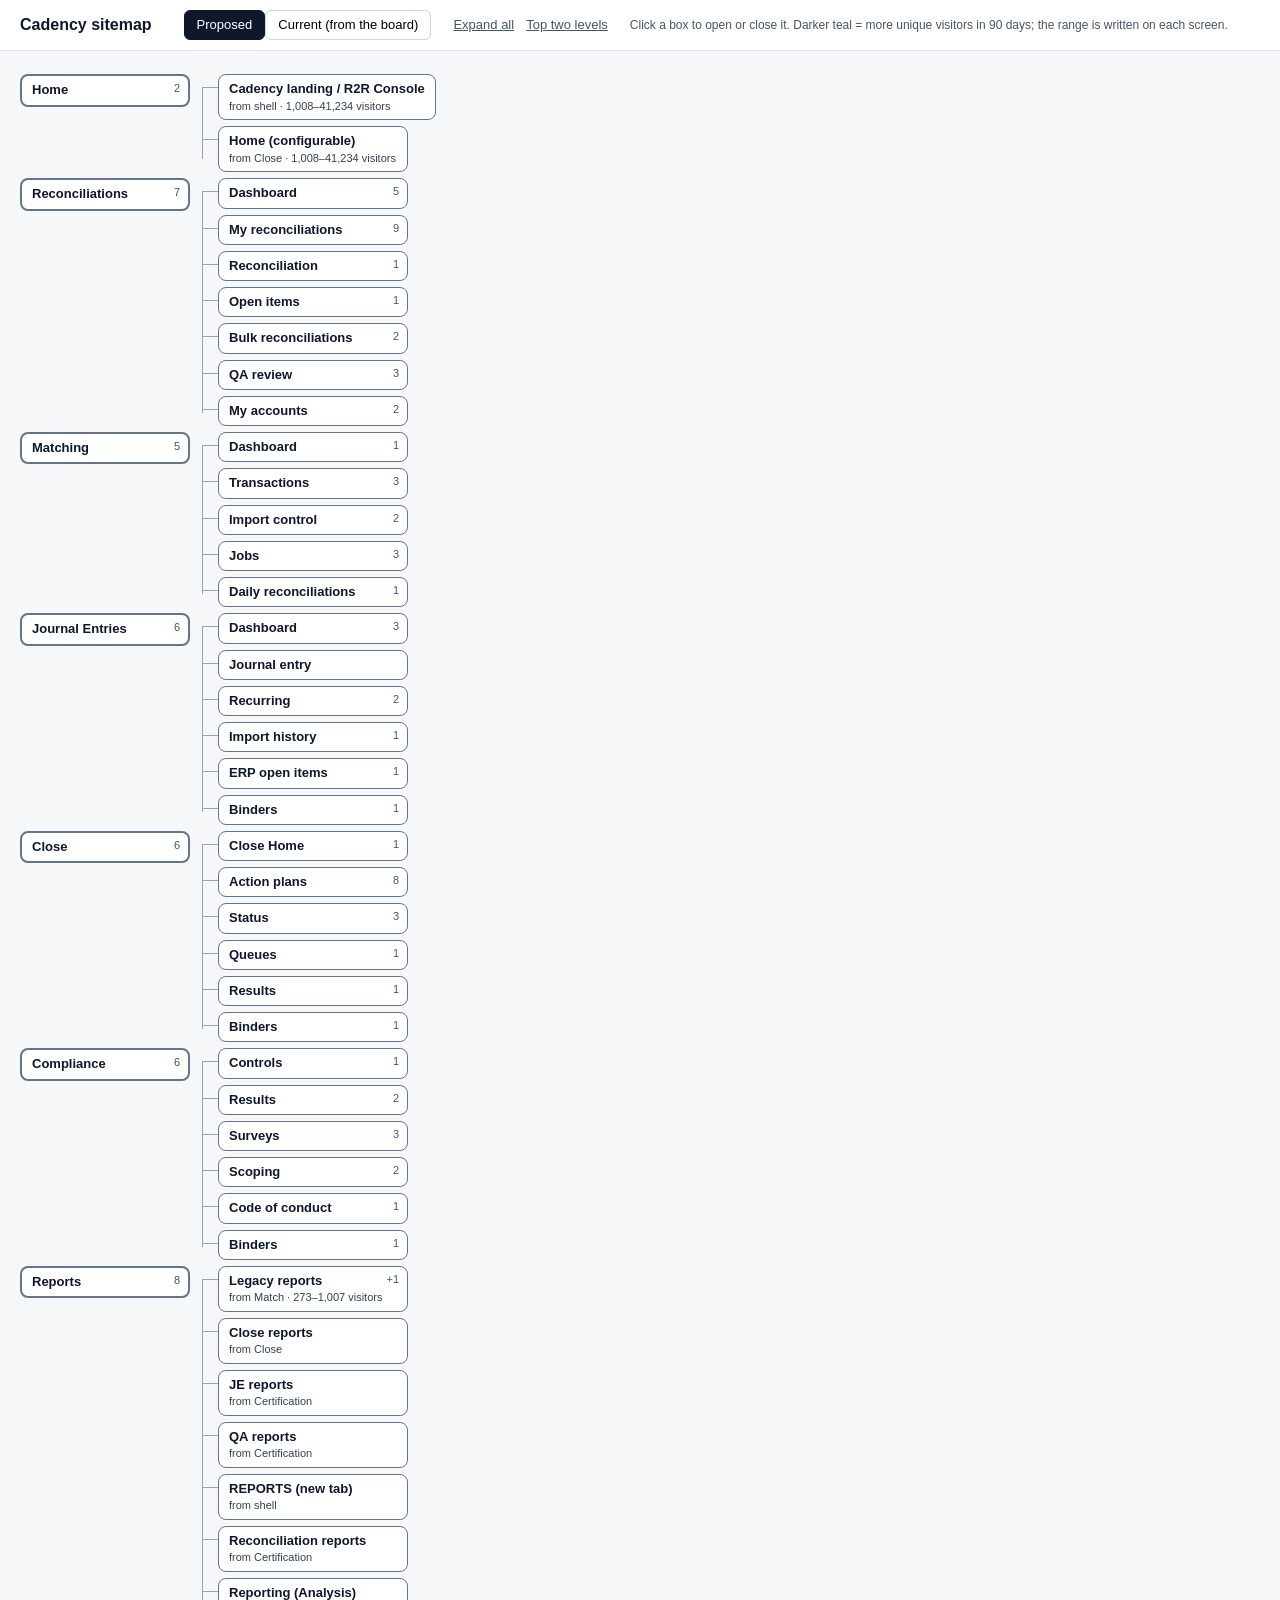
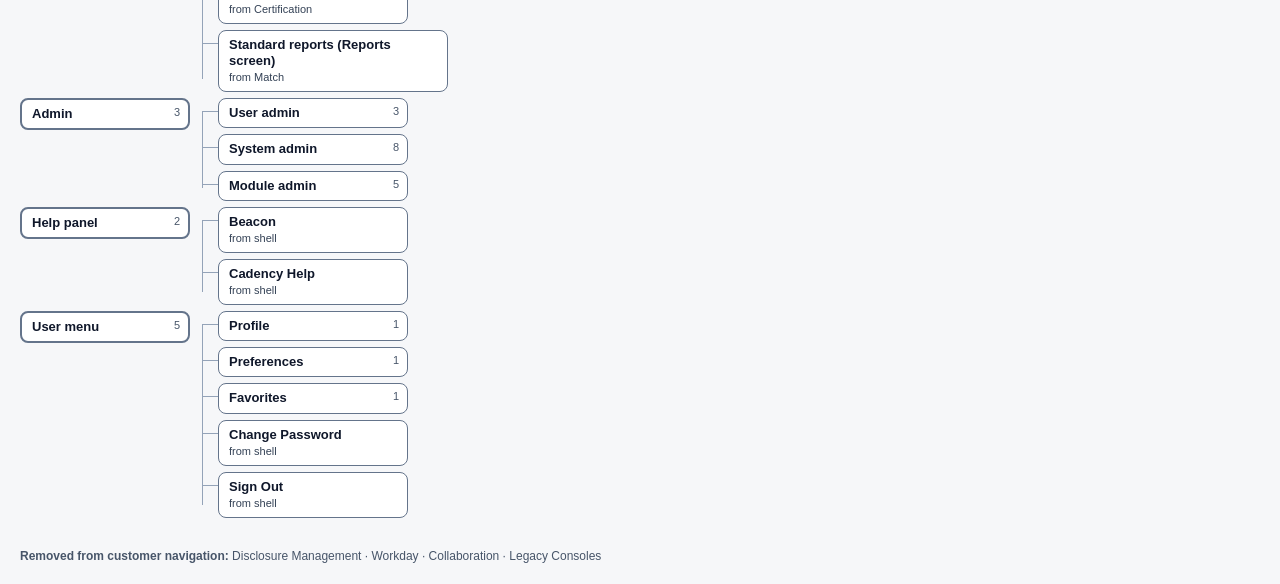
<file: sitemap.html>
<!doctype html>
<html lang="en"><head><meta charset="utf-8"><meta name="viewport" content="width=device-width,initial-scale=1">
<title>Cadency sitemap</title>
<style>
:root{--t1:#13766f;--t2:#3da89d;--t3:#7ad8cc;--t4:#b5f2ea;--t5:#eafefd;--tn:#d9d9d9;--tz:#ffffff;--line:#94a3b8;--ink:#0f172a;--bg:#f6f7f9}
*{box-sizing:border-box}body{margin:0;background:var(--bg);color:var(--ink);font:13px/1.25 -apple-system,BlinkMacSystemFont,"Segoe UI",Roboto,Helvetica,Arial,sans-serif}
header{position:sticky;top:0;z-index:5;background:#fff;border-bottom:1px solid #e2e8f0;padding:10px 20px;display:flex;gap:16px;align-items:center;flex-wrap:wrap}
header h1{font-size:16px;margin:0 16px 0 0}
.tabs button{border:1px solid #cbd5e1;background:#fff;padding:6px 12px;border-radius:6px;cursor:pointer;font:inherit}.tabs button.on{background:var(--ink);color:#fff;border-color:var(--ink)}
.tools button{border:0;background:none;color:#475569;cursor:pointer;font:inherit;text-decoration:underline;padding:0 6px}
.note{color:#475569;font-size:12px}
main{padding:20px}
.node{display:flex;align-items:flex-start}
.box{position:relative;min-width:190px;max-width:230px;margin:3px 0;padding:6px 10px;border:1px solid #64748b;border-radius:8px;background:var(--tn);cursor:pointer;user-select:none}
.box.l1{min-width:170px;font-weight:600;background:#fff;border-width:2px}
.box.l2{font-weight:600;background:#fff}
.box .n{display:block}.box .s{display:block;font-size:11px;color:#334155;font-weight:400;margin-top:2px}
.box .c{position:absolute;right:8px;top:6px;font-size:11px;color:#475569;font-weight:400}
.t1{background:var(--t1)!important;color:#fff}.t1 .s,.t1 .c{color:#e6fffb}.t2{background:var(--t2)!important;color:#fff}.t2 .s,.t2 .c{color:#e6fffb}
.t3{background:var(--t3)!important}.t4{background:var(--t4)!important}.t5{background:var(--t5)!important}.tz{background:var(--tz)!important;border-style:dashed}
.kids{display:flex;flex-direction:column;margin-left:28px;position:relative}
.kids:before{content:"";position:absolute;left:-16px;top:16px;bottom:16px;border-left:1.5px solid var(--line)}
.kids>.node{position:relative}.kids>.node:before{content:"";position:absolute;left:-16px;top:16px;width:16px;border-top:1.5px solid var(--line)}
.collapsed>.kids{display:none}
.removed{margin-top:28px;color:#475569;font-size:12px}
</style></head><body>
<header><h1>Cadency sitemap</h1>
<div class="tabs"><button id="bProposed" class="on">Proposed</button><button id="bCurrent">Current (from the board)</button></div>
<div class="tools"><button id="expand">Expand all</button><button id="collapse">Top two levels</button></div>
<span class="note">Click a box to open or close it. Darker teal = more unique visitors in 90 days; the range is written on each screen.</span>
</header>
<main><div id="tree"></div><div id="removed" class="removed"></div></main>
<script>
const DATA = {"proposed": {"name": "Cadency", "tier": "n", "sub": "", "hidden": 0, "kids": [{"name": "Home", "tier": "n", "sub": "", "hidden": 0, "kids": [{"name": "Cadency landing / R2R Console", "tier": "1", "sub": "from shell", "hidden": 0, "kids": []}, {"name": "Home (configurable)", "tier": "1", "sub": "from Close", "hidden": 0, "kids": []}]}, {"name": "Reconciliations", "tier": "n", "sub": "", "hidden": 0, "kids": [{"name": "Dashboard", "tier": "n", "sub": "", "hidden": 0, "kids": [{"name": "Delinquent Reviews", "tier": "1", "sub": "from Certification", "hidden": 0, "kids": []}, {"name": "Management Dashboard", "tier": "1", "sub": "from Certification", "hidden": 1, "kids": []}, {"name": "Reconciliations Dashboard", "tier": "1", "sub": "from Certification · 2 places today", "hidden": 0, "kids": []}, {"name": "Delinquent Approvals", "tier": "2", "sub": "from Certification", "hidden": 0, "kids": []}, {"name": "Delinquent Reconciliations", "tier": "n", "sub": "from Certification", "hidden": 0, "kids": []}]}, {"name": "My reconciliations", "tier": "n", "sub": "", "hidden": 0, "kids": [{"name": "Approvals Due", "tier": "1", "sub": "from Certification", "hidden": 0, "kids": []}, {"name": "Completed Reconciliations", "tier": "1", "sub": "from Certification", "hidden": 0, "kids": []}, {"name": "Completed Review", "tier": "1", "sub": "from Certification", "hidden": 0, "kids": []}, {"name": "Decertified Reconciliations", "tier": "1", "sub": "from Certification · 2 places today", "hidden": 0, "kids": []}, {"name": "Reconciliation List", "tier": "1", "sub": "from Certification", "hidden": 0, "kids": []}, {"name": "Reconciliations Due", "tier": "1", "sub": "from Certification", "hidden": 0, "kids": []}, {"name": "Reconciliations Pending Modification", "tier": "1", "sub": "from Certification", "hidden": 0, "kids": []}, {"name": "Reviews Due", "tier": "1", "sub": "from Certification", "hidden": 0, "kids": []}, {"name": "Completed Approvals", "tier": "2", "sub": "from Certification", "hidden": 0, "kids": []}]}, {"name": "Reconciliation", "tier": "n", "sub": "", "hidden": 0, "kids": [{"name": "Reconciliation Detail", "tier": "1", "sub": "from Certification · 3 places today", "hidden": 12, "kids": []}]}, {"name": "Open items", "tier": "n", "sub": "", "hidden": 0, "kids": [{"name": "Open Items List", "tier": "1", "sub": "from Certification · 2 places today", "hidden": 0, "kids": []}]}, {"name": "Bulk reconciliations", "tier": "n", "sub": "", "hidden": 0, "kids": [{"name": "Bulk Reconciliations", "tier": "1", "sub": "from Certification", "hidden": 0, "kids": []}, {"name": "Process Queue", "tier": "1", "sub": "from Certification", "hidden": 0, "kids": []}]}, {"name": "QA review", "tier": "n", "sub": "", "hidden": 0, "kids": [{"name": "Perform QA Reviews", "tier": "1", "sub": "from Certification", "hidden": 0, "kids": []}, {"name": "QA Dashboard", "tier": "1", "sub": "from Certification", "hidden": 0, "kids": []}, {"name": "View Completed QA Reviews", "tier": "n", "sub": "from Certification", "hidden": 0, "kids": []}]}, {"name": "My accounts", "tier": "n", "sub": "", "hidden": 0, "kids": [{"name": "View Your Accounts", "tier": "1", "sub": "from Certification", "hidden": 2, "kids": []}, {"name": "Change request history", "tier": "2", "sub": "from Certification", "hidden": 1, "kids": []}]}]}, {"name": "Matching", "tier": "n", "sub": "", "hidden": 0, "kids": [{"name": "Dashboard", "tier": "n", "sub": "", "hidden": 0, "kids": [{"name": "Dashboard", "tier": "2", "sub": "from Match", "hidden": 0, "kids": []}]}, {"name": "Transactions", "tier": "n", "sub": "", "hidden": 0, "kids": [{"name": "Search", "tier": "1", "sub": "from Match", "hidden": 1, "kids": []}, {"name": "SmartMatch", "tier": "1", "sub": "from Match", "hidden": 0, "kids": []}, {"name": "Exceptions", "tier": "2", "sub": "from Match", "hidden": 1, "kids": []}]}, {"name": "Import control", "tier": "n", "sub": "", "hidden": 0, "kids": [{"name": "Balance Control", "tier": "2", "sub": "from Match", "hidden": 0, "kids": []}, {"name": "Transaction Control", "tier": "2", "sub": "from Match", "hidden": 2, "kids": []}]}, {"name": "Jobs", "tier": "n", "sub": "", "hidden": 0, "kids": [{"name": "Task History", "tier": "1", "sub": "from Match", "hidden": 3, "kids": []}, {"name": "Recurring", "tier": "2", "sub": "from Match", "hidden": 1, "kids": []}, {"name": "Running", "tier": "2", "sub": "from Match", "hidden": 0, "kids": []}]}, {"name": "Daily reconciliations", "tier": "n", "sub": "", "hidden": 0, "kids": [{"name": "Daily Reconciliations", "tier": "3", "sub": "from Match", "hidden": 0, "kids": []}]}]}, {"name": "Journal Entries", "tier": "n", "sub": "", "hidden": 0, "kids": [{"name": "Dashboard", "tier": "n", "sub": "", "hidden": 0, "kids": [{"name": "Journal Entries Dashboard", "tier": "1", "sub": "from Certification · 2 places today", "hidden": 2, "kids": []}, {"name": "Document Number Dashboard", "tier": "n", "sub": "from Certification", "hidden": 0, "kids": []}, {"name": "ERP Open Item Document", "tier": "n", "sub": "from Certification", "hidden": 0, "kids": []}]}, {"name": "Journal entry", "tier": "n", "sub": "", "hidden": 0, "kids": []}, {"name": "Recurring", "tier": "n", "sub": "", "hidden": 0, "kids": [{"name": "Recurring Entries Dashboard", "tier": "1", "sub": "from Certification", "hidden": 0, "kids": []}, {"name": "Recurring Journal Entries", "tier": "1", "sub": "from Certification", "hidden": 1, "kids": []}]}, {"name": "Import history", "tier": "n", "sub": "", "hidden": 0, "kids": [{"name": "Import History", "tier": "1", "sub": "from Certification", "hidden": 0, "kids": []}]}, {"name": "ERP open items", "tier": "n", "sub": "", "hidden": 0, "kids": [{"name": "ERP Open Item Management", "tier": "n", "sub": "from Certification", "hidden": 0, "kids": []}]}, {"name": "Binders", "tier": "n", "sub": "", "hidden": 0, "kids": [{"name": "JE Binders", "tier": "n", "sub": "from Certification", "hidden": 1, "kids": []}]}]}, {"name": "Close", "tier": "n", "sub": "", "hidden": 0, "kids": [{"name": "Close Home", "tier": "n", "sub": "", "hidden": 0, "kids": [{"name": "Close Home", "tier": "1", "sub": "from Close", "hidden": 0, "kids": []}]}, {"name": "Action plans", "tier": "n", "sub": "", "hidden": 0, "kids": [{"name": "Action plan", "tier": "n", "sub": "", "hidden": 0, "kids": []}, {"name": "Cancelled", "tier": "1", "sub": "from Close", "hidden": 0, "kids": []}, {"name": "Closed", "tier": "1", "sub": "from Close", "hidden": 0, "kids": []}, {"name": "Inbox", "tier": "1", "sub": "from Close", "hidden": 0, "kids": []}, {"name": "Outbox", "tier": "1", "sub": "from Close", "hidden": 0, "kids": []}, {"name": "Proxy", "tier": "1", "sub": "from Close", "hidden": 0, "kids": []}, {"name": "Reopen", "tier": "1", "sub": "from Close", "hidden": 0, "kids": []}, {"name": "Upcoming", "tier": "1", "sub": "from Close", "hidden": 0, "kids": []}]}, {"name": "Status", "tier": "n", "sub": "", "hidden": 0, "kids": [{"name": "Close Task", "tier": "n", "sub": "from Close", "hidden": 0, "kids": []}, {"name": "Close Task Status", "tier": "n", "sub": "from Close", "hidden": 0, "kids": []}, {"name": "Dependencies", "tier": "n", "sub": "from Close", "hidden": 0, "kids": []}]}, {"name": "Queues", "tier": "n", "sub": "", "hidden": 0, "kids": [{"name": "Queues", "tier": "n", "sub": "from Close", "hidden": 0, "kids": []}]}, {"name": "Results", "tier": "n", "sub": "", "hidden": 0, "kids": [{"name": "Results", "tier": "1", "sub": "from Close", "hidden": 2, "kids": []}]}, {"name": "Binders", "tier": "n", "sub": "", "hidden": 0, "kids": [{"name": "Binders", "tier": "n", "sub": "from Close · 2 places today", "hidden": 1, "kids": []}]}]}, {"name": "Compliance", "tier": "n", "sub": "", "hidden": 0, "kids": [{"name": "Controls", "tier": "n", "sub": "", "hidden": 0, "kids": [{"name": "Control Hierarchy Tree", "tier": "n", "sub": "from Compliance", "hidden": 0, "kids": []}]}, {"name": "Results", "tier": "n", "sub": "", "hidden": 0, "kids": [{"name": "Control results", "tier": "n", "sub": "", "hidden": 0, "kids": [{"name": "Control Evaluations", "tier": "n", "sub": "from Compliance", "hidden": 0, "kids": []}, {"name": "Control Tests", "tier": "n", "sub": "from Compliance", "hidden": 0, "kids": []}, {"name": "Related Controls", "tier": "n", "sub": "from Compliance", "hidden": 0, "kids": []}, {"name": "View (Tasks)", "tier": "n", "sub": "from Compliance", "hidden": 0, "kids": []}]}, {"name": "Assessments & issues", "tier": "n", "sub": "", "hidden": 0, "kids": [{"name": "302 Certification", "tier": "n", "sub": "from Compliance", "hidden": 0, "kids": []}, {"name": "Code of Conduct", "tier": "n", "sub": "from Compliance", "hidden": 0, "kids": []}, {"name": "Exception", "tier": "n", "sub": "from Compliance", "hidden": 0, "kids": []}, {"name": "Issue", "tier": "n", "sub": "from Compliance", "hidden": 0, "kids": []}, {"name": "Management Sub-certification", "tier": "n", "sub": "from Compliance", "hidden": 0, "kids": []}, {"name": "Remediation", "tier": "n", "sub": "from Compliance", "hidden": 0, "kids": []}, {"name": "Risk Assessment", "tier": "n", "sub": "from Compliance", "hidden": 0, "kids": []}]}]}, {"name": "Surveys", "tier": "n", "sub": "", "hidden": 0, "kids": [{"name": "Risk Assessment Deployment Details", "tier": "n", "sub": "from Compliance", "hidden": 0, "kids": []}, {"name": "Risk Assessments", "tier": "n", "sub": "from Compliance", "hidden": 0, "kids": []}, {"name": "Risk Assessments Results For Deployment", "tier": "n", "sub": "from Compliance", "hidden": 0, "kids": []}]}, {"name": "Scoping", "tier": "n", "sub": "", "hidden": 0, "kids": [{"name": "Scoping Profile", "tier": "n", "sub": "from Compliance", "hidden": 0, "kids": []}, {"name": "Scoping Rule", "tier": "n", "sub": "from Compliance", "hidden": 0, "kids": []}]}, {"name": "Code of conduct", "tier": "n", "sub": "", "hidden": 0, "kids": [{"name": "Code of Conduct", "tier": "2", "sub": "from Compliance", "hidden": 1, "kids": []}]}, {"name": "Binders", "tier": "n", "sub": "", "hidden": 0, "kids": [{"name": "Compliance Binder", "tier": "n", "sub": "from Compliance", "hidden": 0, "kids": []}]}]}, {"name": "Reports", "tier": "n", "sub": "", "hidden": 0, "kids": [{"name": "Legacy reports", "tier": "2", "sub": "from Match", "hidden": 1, "kids": []}, {"name": "Close reports", "tier": "n", "sub": "from Close", "hidden": 0, "kids": []}, {"name": "JE reports", "tier": "n", "sub": "from Certification", "hidden": 0, "kids": []}, {"name": "QA reports", "tier": "n", "sub": "from Certification", "hidden": 0, "kids": []}, {"name": "REPORTS (new tab)", "tier": "n", "sub": "from shell", "hidden": 0, "kids": []}, {"name": "Reconciliation reports", "tier": "n", "sub": "from Certification", "hidden": 0, "kids": []}, {"name": "Reporting (Analysis)", "tier": "n", "sub": "from Certification", "hidden": 0, "kids": []}, {"name": "Standard reports (Reports screen)", "tier": "n", "sub": "from Match", "hidden": 0, "kids": []}]}, {"name": "Admin", "tier": "n", "sub": "", "hidden": 0, "kids": [{"name": "User admin", "tier": "n", "sub": "", "hidden": 0, "kids": [{"name": "Users", "tier": "n", "sub": "", "hidden": 0, "kids": [{"name": "Users", "tier": "1", "sub": "from Certification, Close, shell · 3 places today", "hidden": 3, "kids": []}, {"name": "Groups", "tier": "2", "sub": "from Certification, Close, Match · 4 places today", "hidden": 4, "kids": []}, {"name": "Proxies", "tier": "3", "sub": "from Close · 2 places today", "hidden": 1, "kids": []}, {"name": "Unattached contacts", "tier": "4", "sub": "from Match", "hidden": 1, "kids": []}, {"name": "Email users", "tier": "n", "sub": "from Certification", "hidden": 0, "kids": []}]}, {"name": "Templates", "tier": "n", "sub": "", "hidden": 0, "kids": [{"name": "Permissions & roles", "tier": "2", "sub": "from Certification, Close, Compliance, shell, Match · 8 places today", "hidden": 3, "kids": []}, {"name": "Data profiles", "tier": "3", "sub": "from Certification", "hidden": 2, "kids": []}, {"name": "Templates", "tier": "3", "sub": "from Certification, Match · 6 places today", "hidden": 2, "kids": []}]}, {"name": "Access", "tier": "n", "sub": "", "hidden": 0, "kids": [{"name": "Single sign-on", "tier": "n", "sub": "from shell", "hidden": 0, "kids": []}, {"name": "System lock", "tier": "n", "sub": "from Certification", "hidden": 0, "kids": []}]}]}, {"name": "System admin", "tier": "n", "sub": "", "hidden": 0, "kids": [{"name": "Organization", "tier": "n", "sub": "", "hidden": 0, "kids": [{"name": "Operational structure manager", "tier": "2", "sub": "from Match", "hidden": 2, "kids": []}, {"name": "Location manager", "tier": "3", "sub": "from Match", "hidden": 1, "kids": []}, {"name": "Sector manager", "tier": "3", "sub": "from Match", "hidden": 1, "kids": []}, {"name": "Business Units", "tier": "n", "sub": "from Compliance", "hidden": 0, "kids": []}, {"name": "Organizational Configuration Data", "tier": "n", "sub": "from Certification", "hidden": 1, "kids": []}]}, {"name": "Calendars & periods", "tier": "n", "sub": "", "hidden": 0, "kids": [{"name": "Periods", "tier": "n", "sub": "", "hidden": 0, "kids": [{"name": "Periods", "tier": "2", "sub": "from Certification, Close · 2 places today", "hidden": 2, "kids": []}]}, {"name": "Calendars", "tier": "3", "sub": "from Match", "hidden": 5, "kids": []}, {"name": "Scheduling Configuration Data", "tier": "3", "sub": "from Certification", "hidden": 1, "kids": []}, {"name": "Close days", "tier": "4", "sub": "from Close", "hidden": 1, "kids": []}, {"name": "Fiscal Years", "tier": "n", "sub": "from Close", "hidden": 2, "kids": []}, {"name": "Frequencies", "tier": "n", "sub": "from Close", "hidden": 0, "kids": []}]}, {"name": "Data & integrations", "tier": "n", "sub": "", "hidden": 0, "kids": [{"name": "Imports", "tier": "n", "sub": "", "hidden": 0, "kids": [{"name": "Configure", "tier": "2", "sub": "from Close", "hidden": 0, "kids": []}, {"name": "Configure Workbook", "tier": "2", "sub": "from Close", "hidden": 0, "kids": []}, {"name": "Import", "tier": "3", "sub": "from Close", "hidden": 0, "kids": []}, {"name": "Import Data", "tier": "3", "sub": "from Close", "hidden": 0, "kids": []}, {"name": "Import translations", "tier": "3", "sub": "from Match", "hidden": 1, "kids": []}, {"name": "Import validations", "tier": "3", "sub": "from Match", "hidden": 2, "kids": []}, {"name": "Upload and Verify Workbook", "tier": "3", "sub": "from Close", "hidden": 0, "kids": []}, {"name": "Clear Import Manager Lock", "tier": "4", "sub": "from Close", "hidden": 0, "kids": []}, {"name": "Duplicate checking definitions", "tier": "4", "sub": "from Match", "hidden": 2, "kids": []}, {"name": "Batch import definitions", "tier": "n", "sub": "from Match", "hidden": 1, "kids": []}]}, {"name": "ERP and GL", "tier": "n", "sub": "", "hidden": 0, "kids": [{"name": "GL integration", "tier": "2", "sub": "from Match", "hidden": 7, "kids": []}, {"name": "Posting Destination", "tier": "3", "sub": "from Certification", "hidden": 1, "kids": []}, {"name": "ERP Open Item Management", "tier": "n", "sub": "from Certification", "hidden": 0, "kids": []}]}, {"name": "Banks", "tier": "n", "sub": "", "hidden": 0, "kids": [{"name": "BAI configuration", "tier": "3", "sub": "from Match", "hidden": 2, "kids": []}, {"name": "Configuration", "tier": "4", "sub": "from Match", "hidden": 4, "kids": []}, {"name": "History", "tier": "5", "sub": "from Match", "hidden": 0, "kids": []}, {"name": "In Transit", "tier": "5", "sub": "from Match", "hidden": 0, "kids": []}]}, {"name": "Jobs", "tier": "n", "sub": "", "hidden": 0, "kids": [{"name": "Scheduler", "tier": "5", "sub": "from Match", "hidden": 0, "kids": []}, {"name": "Close Update Schedules", "tier": "n", "sub": "from Certification", "hidden": 2, "kids": []}]}, {"name": "Data Mart", "tier": "n", "sub": "from Close", "hidden": 0, "kids": []}]}, {"name": "Application", "tier": "n", "sub": "", "hidden": 0, "kids": [{"name": "Application Settings", "tier": "3", "sub": "from Certification", "hidden": 5, "kids": []}, {"name": "Application Text", "tier": "4", "sub": "from Certification", "hidden": 1, "kids": []}, {"name": "About", "tier": "n", "sub": "from Certification", "hidden": 0, "kids": []}, {"name": "Application Configuration Data", "tier": "n", "sub": "from Certification", "hidden": 1, "kids": []}, {"name": "Console panel display", "tier": "n", "sub": "from shell", "hidden": 0, "kids": []}, {"name": "Masking definitions", "tier": "n", "sub": "from Match", "hidden": 0, "kids": []}, {"name": "Properties", "tier": "n", "sub": "from Close", "hidden": 0, "kids": []}, {"name": "System Configuration", "tier": "n", "sub": "from Certification", "hidden": 0, "kids": []}, {"name": "User Interface", "tier": "n", "sub": "from Close", "hidden": 0, "kids": []}]}, {"name": "Maintenance jobs", "tier": "n", "sub": "", "hidden": 0, "kids": [{"name": "Cache", "tier": "n", "sub": "from Close", "hidden": 0, "kids": []}, {"name": "Check System", "tier": "n", "sub": "from Close", "hidden": 0, "kids": []}, {"name": "Data Purge", "tier": "n", "sub": "from Close", "hidden": 0, "kids": []}, {"name": "Update FX Reconciliations", "tier": "n", "sub": "from Certification", "hidden": 0, "kids": []}, {"name": "Update High Low Balances", "tier": "n", "sub": "from Certification", "hidden": 0, "kids": []}, {"name": "View SQL Event Schedule (Jobs)", "tier": "n", "sub": "from Certification · 2 places today", "hidden": 0, "kids": []}]}, {"name": "Notifications", "tier": "n", "sub": "", "hidden": 0, "kids": [{"name": "Email template manager", "tier": "n", "sub": "from Match", "hidden": 1, "kids": []}, {"name": "Notifications Configuration", "tier": "n", "sub": "from Certification", "hidden": 1, "kids": []}]}, {"name": "Archive", "tier": "n", "sub": "", "hidden": 0, "kids": [{"name": "Transactions", "tier": "4", "sub": "from Match", "hidden": 0, "kids": []}, {"name": "Amortization/depreciation", "tier": "5", "sub": "from Match", "hidden": 4, "kids": []}, {"name": "Daily reconciliations", "tier": "5", "sub": "from Match", "hidden": 0, "kids": []}, {"name": "Group reconciliations", "tier": "5", "sub": "from Match", "hidden": 0, "kids": []}, {"name": "Single reconciliations", "tier": "5", "sub": "from Match", "hidden": 0, "kids": []}]}, {"name": "Notices & documents", "tier": "n", "sub": "", "hidden": 0, "kids": [{"name": "Application News", "tier": "3", "sub": "from Certification", "hidden": 1, "kids": []}, {"name": "Application documentation", "tier": "n", "sub": "from Certification", "hidden": 1, "kids": []}]}]}, {"name": "Module admin", "tier": "n", "sub": "", "hidden": 0, "kids": [{"name": "Reconciliations", "tier": "n", "sub": "", "hidden": 0, "kids": [{"name": "Accounts", "tier": "n", "sub": "", "hidden": 0, "kids": [{"name": "Accounts List", "tier": "1", "sub": "from Certification", "hidden": 2, "kids": []}, {"name": "Bulk Account Maintenance", "tier": "1", "sub": "from Certification", "hidden": 0, "kids": []}, {"name": "View Unassigned Accounts", "tier": "1", "sub": "from Certification", "hidden": 0, "kids": []}, {"name": "Decertification Requests", "tier": "2", "sub": "from Certification", "hidden": 0, "kids": []}, {"name": "User Change Requests", "tier": "2", "sub": "from Certification", "hidden": 0, "kids": []}, {"name": "Inactive Accounts With A Balance", "tier": "n", "sub": "from Certification", "hidden": 0, "kids": []}, {"name": "Role Assignments", "tier": "n", "sub": "from Certification", "hidden": 0, "kids": []}]}, {"name": "Templates & results", "tier": "n", "sub": "", "hidden": 0, "kids": [{"name": "Reconciliation Templates", "tier": "2", "sub": "from Certification", "hidden": 0, "kids": []}, {"name": "Classifications", "tier": "4", "sub": "from Certification", "hidden": 1, "kids": []}, {"name": "Account Configuration Data", "tier": "n", "sub": "from Certification", "hidden": 1, "kids": []}, {"name": "FX Conversion Configuration", "tier": "n", "sub": "from Certification", "hidden": 0, "kids": []}, {"name": "Quality Assurance", "tier": "n", "sub": "from Certification", "hidden": 1, "kids": []}, {"name": "Reconciliation Results", "tier": "n", "sub": "from Certification", "hidden": 1, "kids": []}]}, {"name": "Automation", "tier": "n", "sub": "", "hidden": 0, "kids": [{"name": "Delete Pending Reconciliations", "tier": "2", "sub": "from Certification", "hidden": 0, "kids": []}, {"name": "Dynamic Account Maintenance", "tier": "2", "sub": "from Certification", "hidden": 1, "kids": []}, {"name": "Auto/Bulk Reconciliation", "tier": "3", "sub": "from Certification", "hidden": 1, "kids": []}, {"name": "Delete Staging Table Data", "tier": "n", "sub": "from Certification", "hidden": 0, "kids": []}]}, {"name": "Binder Configuration", "tier": "n", "sub": "from Certification", "hidden": 1, "kids": []}]}, {"name": "Journal Entries", "tier": "n", "sub": "", "hidden": 0, "kids": [{"name": "Field Definitions", "tier": "2", "sub": "from Certification", "hidden": 0, "kids": []}, {"name": "JE Templates", "tier": "2", "sub": "from Certification", "hidden": 0, "kids": []}, {"name": "Approver Routing", "tier": "3", "sub": "from Certification", "hidden": 1, "kids": []}, {"name": "Approver Routing Tables", "tier": "3", "sub": "from Certification", "hidden": 3, "kids": []}, {"name": "Pick Lists", "tier": "3", "sub": "from Certification", "hidden": 2, "kids": []}, {"name": "Impact Indicators", "tier": "n", "sub": "from Certification", "hidden": 1, "kids": []}, {"name": "Pick List Template Mapping", "tier": "n", "sub": "from Certification", "hidden": 0, "kids": []}]}, {"name": "Matching", "tier": "n", "sub": "", "hidden": 0, "kids": [{"name": "Audits (Admin in the feature list)", "tier": "2", "sub": "from Match", "hidden": 11, "kids": []}, {"name": "Match rules and sets", "tier": "2", "sub": "from Match", "hidden": 2, "kids": []}, {"name": "Transaction criteria", "tier": "2", "sub": "from Match", "hidden": 2, "kids": []}, {"name": "Amortization/depreciation", "tier": "3", "sub": "from Match", "hidden": 2, "kids": []}, {"name": "General system parameters", "tier": "3", "sub": "from Match", "hidden": 0, "kids": []}, {"name": "Reference definitions", "tier": "3", "sub": "from Match", "hidden": 1, "kids": []}, {"name": "SmartResolve procedures", "tier": "3", "sub": "from Match", "hidden": 1, "kids": []}]}, {"name": "Close", "tier": "n", "sub": "", "hidden": 0, "kids": [{"name": "Entities and tasks", "tier": "n", "sub": "", "hidden": 0, "kids": [{"name": "Close Hierarchy", "tier": "1", "sub": "from Close", "hidden": 2, "kids": []}, {"name": "Task manager", "tier": "n", "sub": "from Close", "hidden": 0, "kids": []}]}, {"name": "Profiles", "tier": "3", "sub": "from Close", "hidden": 2, "kids": []}, {"name": "Close consoles", "tier": "4", "sub": "from Close", "hidden": 0, "kids": []}, {"name": "List of values", "tier": "n", "sub": "from Close · 2 places today", "hidden": 3, "kids": []}, {"name": "Properties", "tier": "n", "sub": "from Close", "hidden": 0, "kids": []}, {"name": "References", "tier": "n", "sub": "from Close", "hidden": 2, "kids": []}, {"name": "Search", "tier": "n", "sub": "from Close", "hidden": 0, "kids": []}, {"name": "Task reporting fields", "tier": "n", "sub": "from Close", "hidden": 2, "kids": []}, {"name": "User Defined Fields", "tier": "n", "sub": "from Close", "hidden": 0, "kids": []}, {"name": "Accounts", "tier": "z", "sub": "from Close", "hidden": 4, "kids": []}]}, {"name": "Compliance", "tier": "n", "sub": "", "hidden": 0, "kids": [{"name": "Hierarchy & controls", "tier": "n", "sub": "", "hidden": 0, "kids": [{"name": "Action Plan Control Hierarchy", "tier": "n", "sub": "from Compliance", "hidden": 0, "kids": []}, {"name": "Assertion", "tier": "n", "sub": "from Compliance", "hidden": 0, "kids": []}, {"name": "COSO Principles", "tier": "n", "sub": "from Compliance", "hidden": 0, "kids": []}, {"name": "Control Category", "tier": "n", "sub": "from Compliance", "hidden": 0, "kids": []}, {"name": "Control Hierarchy Manager", "tier": "n", "sub": "from Compliance", "hidden": 0, "kids": []}, {"name": "Control Hierarchy Snapshot", "tier": "n", "sub": "from Compliance", "hidden": 0, "kids": []}]}, {"name": "Reference data", "tier": "n", "sub": "", "hidden": 0, "kids": [{"name": "Account", "tier": "n", "sub": "from Compliance", "hidden": 0, "kids": []}, {"name": "Consoles", "tier": "n", "sub": "from Compliance", "hidden": 0, "kids": []}, {"name": "Disclosure Committee", "tier": "n", "sub": "from Compliance", "hidden": 0, "kids": []}, {"name": "List of Values", "tier": "n", "sub": "from Compliance", "hidden": 1, "kids": []}, {"name": "Profile Detail", "tier": "n", "sub": "from Compliance", "hidden": 1, "kids": []}, {"name": "References", "tier": "n", "sub": "from Compliance", "hidden": 0, "kids": []}, {"name": "User Defined Fields", "tier": "n", "sub": "from Compliance", "hidden": 0, "kids": []}]}]}]}]}, {"name": "Help panel", "tier": "n", "sub": "", "hidden": 0, "kids": [{"name": "Beacon", "tier": "n", "sub": "from shell", "hidden": 0, "kids": []}, {"name": "Cadency Help", "tier": "n", "sub": "from shell", "hidden": 0, "kids": []}]}, {"name": "User menu", "tier": "n", "sub": "", "hidden": 0, "kids": [{"name": "Profile", "tier": "n", "sub": "", "hidden": 0, "kids": [{"name": "User Account", "tier": "n", "sub": "from Close", "hidden": 1, "kids": []}]}, {"name": "Preferences", "tier": "n", "sub": "", "hidden": 0, "kids": [{"name": "Preferences", "tier": "2", "sub": "from Match", "hidden": 0, "kids": []}]}, {"name": "Favorites", "tier": "n", "sub": "", "hidden": 0, "kids": [{"name": "Bookmarks", "tier": "n", "sub": "from Close, shell · 2 places today", "hidden": 0, "kids": []}]}, {"name": "Change Password", "tier": "n", "sub": "from shell", "hidden": 0, "kids": []}, {"name": "Sign Out", "tier": "n", "sub": "from shell", "hidden": 0, "kids": []}]}]}, "current": {"name": "Cadency", "tier": "n", "sub": "", "hidden": 0, "kids": [{"name": "Global shell", "tier": "n", "sub": "", "hidden": 0, "kids": [{"name": "Cadency landing / R2R Console", "tier": "1", "sub": "", "hidden": 0, "kids": []}, {"name": "Top tabs", "tier": "n", "sub": "", "hidden": 0, "kids": [{"name": "Match", "tier": "n", "sub": "", "hidden": 0, "kids": []}, {"name": "Certification", "tier": "n", "sub": "", "hidden": 0, "kids": []}, {"name": "Compliance", "tier": "n", "sub": "", "hidden": 0, "kids": []}, {"name": "Disclosure Management", "tier": "n", "sub": "", "hidden": 0, "kids": []}, {"name": "Workday", "tier": "n", "sub": "", "hidden": 0, "kids": []}, {"name": "Beacon", "tier": "n", "sub": "", "hidden": 0, "kids": []}, {"name": "Cadency Help", "tier": "n", "sub": "", "hidden": 0, "kids": []}]}, {"name": "User menu", "tier": "n", "sub": "", "hidden": 0, "kids": [{"name": "Admin", "tier": "n", "sub": "", "hidden": 0, "kids": [{"name": "User management", "tier": "n", "sub": "", "hidden": 0, "kids": [{"name": "Permissions", "tier": "2", "sub": "", "hidden": 0, "kids": []}, {"name": "Users", "tier": "1", "sub": "", "hidden": 2, "kids": []}]}, {"name": "Console Configuration", "tier": "n", "sub": "", "hidden": 0, "kids": [{"name": "Console panel display", "tier": "n", "sub": "", "hidden": 0, "kids": []}]}, {"name": "SSO Configuration", "tier": "n", "sub": "", "hidden": 0, "kids": []}, {"name": "REPORTS (new tab)", "tier": "n", "sub": "", "hidden": 0, "kids": []}]}, {"name": "Change Password", "tier": "n", "sub": "", "hidden": 0, "kids": []}, {"name": "Sign Out", "tier": "n", "sub": "", "hidden": 0, "kids": []}, {"name": "Bookmarks", "tier": "n", "sub": "", "hidden": 0, "kids": []}]}]}, {"name": "Close", "tier": "n", "sub": "", "hidden": 0, "kids": [{"name": "Home", "tier": "n", "sub": "", "hidden": 0, "kids": [{"name": "Home", "tier": "n", "sub": "", "hidden": 0, "kids": [{"name": "Close Home", "tier": "1", "sub": "", "hidden": 0, "kids": []}, {"name": "Home (configurable)", "tier": "1", "sub": "", "hidden": 0, "kids": []}]}, {"name": "Folders", "tier": "n", "sub": "", "hidden": 1, "kids": [{"name": "Inbox", "tier": "1", "sub": "", "hidden": 0, "kids": []}, {"name": "Upcoming", "tier": "1", "sub": "", "hidden": 0, "kids": []}, {"name": "Outbox", "tier": "1", "sub": "", "hidden": 0, "kids": []}, {"name": "Proxy", "tier": "1", "sub": "", "hidden": 0, "kids": []}, {"name": "Closed", "tier": "1", "sub": "", "hidden": 0, "kids": []}, {"name": "Cancelled", "tier": "1", "sub": "", "hidden": 0, "kids": []}, {"name": "Reopen", "tier": "1", "sub": "", "hidden": 0, "kids": []}]}, {"name": "Queues", "tier": "n", "sub": "", "hidden": 0, "kids": []}, {"name": "Proxy Manager", "tier": "n", "sub": "", "hidden": 1, "kids": []}, {"name": "User Account", "tier": "n", "sub": "", "hidden": 1, "kids": []}]}, {"name": "Close", "tier": "n", "sub": "", "hidden": 0, "kids": [{"name": "Consoles", "tier": "n", "sub": "", "hidden": 0, "kids": [{"name": "Close Task Status", "tier": "n", "sub": "", "hidden": 0, "kids": []}, {"name": "Tasklists", "tier": "n", "sub": "", "hidden": 0, "kids": [{"name": "Close Task", "tier": "n", "sub": "", "hidden": 0, "kids": []}]}, {"name": "Dependencies", "tier": "n", "sub": "", "hidden": 0, "kids": []}]}, {"name": "Collaboration", "tier": "z", "sub": "", "hidden": 0, "kids": []}, {"name": "Close Hierarchy", "tier": "1", "sub": "", "hidden": 0, "kids": [{"name": "Entities", "tier": "2", "sub": "", "hidden": 0, "kids": []}, {"name": "Tasks", "tier": "2", "sub": "", "hidden": 0, "kids": []}]}, {"name": "Periods", "tier": "2", "sub": "", "hidden": 0, "kids": [{"name": "Open period", "tier": "n", "sub": "", "hidden": 2, "kids": [{"name": "Documents", "tier": "n", "sub": "", "hidden": 1, "kids": []}, {"name": "Binders", "tier": "n", "sub": "", "hidden": 0, "kids": []}]}, {"name": "Upcoming", "tier": "3", "sub": "", "hidden": 0, "kids": []}]}, {"name": "Results", "tier": "1", "sub": "", "hidden": 0, "kids": [{"name": "Tasks", "tier": "1", "sub": "", "hidden": 0, "kids": []}, {"name": "Issues", "tier": "3", "sub": "", "hidden": 0, "kids": []}]}, {"name": "Legacy Consoles", "tier": "n", "sub": "", "hidden": 0, "kids": [{"name": "Close Task Status", "tier": "n", "sub": "", "hidden": 0, "kids": []}]}, {"name": "Setup", "tier": "n", "sub": "", "hidden": 0, "kids": [{"name": "Administrators", "tier": "n", "sub": "", "hidden": 1, "kids": [{"name": "Close administrators", "tier": "n", "sub": "", "hidden": 0, "kids": []}]}, {"name": "Close consoles", "tier": "4", "sub": "", "hidden": 0, "kids": []}, {"name": "Profiles", "tier": "3", "sub": "", "hidden": 2, "kids": []}, {"name": "Accounts", "tier": "z", "sub": "", "hidden": 4, "kids": []}, {"name": "Close days", "tier": "4", "sub": "", "hidden": 1, "kids": []}, {"name": "Close binders", "tier": "n", "sub": "", "hidden": 1, "kids": []}, {"name": "Task reporting fields", "tier": "n", "sub": "", "hidden": 2, "kids": []}, {"name": "References", "tier": "n", "sub": "", "hidden": 2, "kids": []}, {"name": "Task manager", "tier": "n", "sub": "", "hidden": 0, "kids": []}, {"name": "List of values", "tier": "n", "sub": "", "hidden": 2, "kids": []}, {"name": "Close Import Manager", "tier": "n", "sub": "", "hidden": 0, "kids": [{"name": "Configure", "tier": "2", "sub": "", "hidden": 0, "kids": []}, {"name": "Import", "tier": "3", "sub": "", "hidden": 0, "kids": []}]}]}]}, {"name": "Configuration", "tier": "n", "sub": "", "hidden": 0, "kids": [{"name": "System", "tier": "n", "sub": "", "hidden": 0, "kids": [{"name": "Properties", "tier": "n", "sub": "", "hidden": 0, "kids": []}, {"name": "User Interface", "tier": "n", "sub": "", "hidden": 0, "kids": []}, {"name": "Data Mart", "tier": "n", "sub": "", "hidden": 0, "kids": []}, {"name": "User Defined Fields", "tier": "n", "sub": "", "hidden": 0, "kids": []}, {"name": "List of values", "tier": "n", "sub": "", "hidden": 1, "kids": []}, {"name": "Check System", "tier": "n", "sub": "", "hidden": 0, "kids": []}, {"name": "Cache", "tier": "n", "sub": "", "hidden": 0, "kids": []}, {"name": "Data Purge", "tier": "n", "sub": "", "hidden": 0, "kids": []}]}, {"name": "Action Plan", "tier": "n", "sub": "", "hidden": 0, "kids": [{"name": "Search", "tier": "n", "sub": "", "hidden": 0, "kids": []}, {"name": "Properties", "tier": "n", "sub": "", "hidden": 0, "kids": []}]}, {"name": "Calendar", "tier": "n", "sub": "", "hidden": 0, "kids": [{"name": "Frequencies", "tier": "n", "sub": "", "hidden": 0, "kids": []}, {"name": "Fiscal Years", "tier": "n", "sub": "", "hidden": 2, "kids": []}]}, {"name": "User Management", "tier": "n", "sub": "", "hidden": 0, "kids": [{"name": "Permissions", "tier": "2", "sub": "", "hidden": 0, "kids": []}, {"name": "User Folders", "tier": "3", "sub": "", "hidden": 0, "kids": []}, {"name": "Groups", "tier": "3", "sub": "", "hidden": 1, "kids": []}, {"name": "Proxy Administration", "tier": "3", "sub": "", "hidden": 0, "kids": []}, {"name": "People", "tier": "n", "sub": "", "hidden": 1, "kids": []}]}, {"name": "Import Manager", "tier": "n", "sub": "", "hidden": 0, "kids": [{"name": "Configure Workbook", "tier": "2", "sub": "", "hidden": 0, "kids": []}, {"name": "Upload and Verify Workbook", "tier": "3", "sub": "", "hidden": 0, "kids": []}, {"name": "Import Data", "tier": "3", "sub": "", "hidden": 0, "kids": []}, {"name": "Clear Import Manager Lock", "tier": "4", "sub": "", "hidden": 0, "kids": []}]}]}, {"name": "Close reports", "tier": "n", "sub": "", "hidden": 0, "kids": []}, {"name": "Bookmarks", "tier": "n", "sub": "", "hidden": 0, "kids": []}]}, {"name": "Match", "tier": "n", "sub": "", "hidden": 0, "kids": [{"name": "Dashboard", "tier": "2", "sub": "", "hidden": 0, "kids": []}, {"name": "Transactions", "tier": "n", "sub": "", "hidden": 0, "kids": [{"name": "Search", "tier": "1", "sub": "", "hidden": 1, "kids": []}, {"name": "SmartMatch", "tier": "1", "sub": "", "hidden": 0, "kids": []}, {"name": "Exceptions", "tier": "2", "sub": "", "hidden": 1, "kids": []}]}, {"name": "Manage", "tier": "n", "sub": "", "hidden": 0, "kids": [{"name": "Transaction Control", "tier": "2", "sub": "", "hidden": 1, "kids": [{"name": "Batch Detail (Edit)", "tier": "2", "sub": "", "hidden": 0, "kids": []}]}, {"name": "Balance Control", "tier": "2", "sub": "", "hidden": 0, "kids": []}]}, {"name": "Configuration", "tier": "n", "sub": "", "hidden": 0, "kids": [{"name": "Amortization/depreciation", "tier": "3", "sub": "", "hidden": 1, "kids": [{"name": "Amortization/depreciation folders", "tier": "5", "sub": "", "hidden": 0, "kids": []}]}, {"name": "Batch import definitions", "tier": "n", "sub": "", "hidden": 1, "kids": []}, {"name": "General system parameters", "tier": "3", "sub": "", "hidden": 0, "kids": []}, {"name": "GL integration", "tier": "2", "sub": "", "hidden": 0, "kids": [{"name": "GL account numbers", "tier": "3", "sub": "", "hidden": 1, "kids": []}, {"name": "GL groups", "tier": "3", "sub": "", "hidden": 1, "kids": []}, {"name": "GL parameters", "tier": "3", "sub": "", "hidden": 1, "kids": []}, {"name": "Intercompany companies", "tier": "4", "sub": "", "hidden": 1, "kids": []}, {"name": "Intercompany routing", "tier": "4", "sub": "", "hidden": 1, "kids": []}, {"name": "Location", "tier": "4", "sub": "", "hidden": 0, "kids": []}, {"name": "GL export", "tier": "4", "sub": "", "hidden": 0, "kids": []}]}, {"name": "Location manager", "tier": "3", "sub": "", "hidden": 1, "kids": []}, {"name": "Match rules and sets", "tier": "2", "sub": "", "hidden": 1, "kids": [{"name": "Match rule sets", "tier": "2", "sub": "", "hidden": 1, "kids": []}]}, {"name": "Operational structure manager", "tier": "2", "sub": "", "hidden": 2, "kids": []}, {"name": "Reference definitions", "tier": "3", "sub": "", "hidden": 1, "kids": []}, {"name": "SmartResolve procedures", "tier": "3", "sub": "", "hidden": 1, "kids": []}, {"name": "Transaction criteria", "tier": "2", "sub": "", "hidden": 2, "kids": []}]}, {"name": "Tasks", "tier": "n", "sub": "", "hidden": 0, "kids": [{"name": "Task History", "tier": "1", "sub": "", "hidden": 0, "kids": [{"name": "View Task", "tier": "2", "sub": "", "hidden": 0, "kids": []}, {"name": "Undo", "tier": "4", "sub": "", "hidden": 0, "kids": []}, {"name": "Launch task", "tier": "n", "sub": "", "hidden": 0, "kids": [{"name": "AutoMatching", "tier": "2", "sub": "", "hidden": 0, "kids": []}, {"name": "Report", "tier": "3", "sub": "", "hidden": 0, "kids": []}, {"name": "Daily reconciliation", "tier": "4", "sub": "", "hidden": 0, "kids": []}, {"name": "SmartResolve", "tier": "4", "sub": "", "hidden": 0, "kids": []}, {"name": "GL export", "tier": "4", "sub": "", "hidden": 0, "kids": []}, {"name": "Import", "tier": "4", "sub": "", "hidden": 0, "kids": []}, {"name": "Custom report", "tier": "4", "sub": "", "hidden": 0, "kids": []}, {"name": "Archive", "tier": "4", "sub": "", "hidden": 0, "kids": []}, {"name": "Batch export", "tier": "5", "sub": "", "hidden": 0, "kids": []}, {"name": "Batch import", "tier": "5", "sub": "", "hidden": 0, "kids": []}, {"name": "Export", "tier": "5", "sub": "", "hidden": 0, "kids": []}, {"name": "Custom process", "tier": "5", "sub": "", "hidden": 0, "kids": []}, {"name": "External process", "tier": "5", "sub": "", "hidden": 0, "kids": []}, {"name": "Exception Identification", "tier": "5", "sub": "", "hidden": 0, "kids": []}, {"name": "Bundled task group process", "tier": "5", "sub": "", "hidden": 0, "kids": []}, {"name": "Structure import", "tier": "5", "sub": "", "hidden": 0, "kids": []}, {"name": "Execute GL account update", "tier": "5", "sub": "", "hidden": 0, "kids": []}, {"name": "ACH", "tier": "5", "sub": "", "hidden": 0, "kids": []}, {"name": "Pay return import", "tier": "5", "sub": "", "hidden": 0, "kids": []}, {"name": "Pay return export", "tier": "z", "sub": "", "hidden": 0, "kids": []}, {"name": "Transaction risk", "tier": "z", "sub": "", "hidden": 0, "kids": []}]}]}, {"name": "Running", "tier": "2", "sub": "", "hidden": 0, "kids": []}, {"name": "Recurring", "tier": "2", "sub": "", "hidden": 1, "kids": []}, {"name": "Scheduler", "tier": "5", "sub": "", "hidden": 0, "kids": []}]}, {"name": "Reports", "tier": "n", "sub": "", "hidden": 0, "kids": [{"name": "Standard reports (Reports screen)", "tier": "n", "sub": "", "hidden": 0, "kids": []}, {"name": "Legacy reports", "tier": "2", "sub": "", "hidden": 0, "kids": [{"name": "Manage Folders", "tier": "5", "sub": "", "hidden": 0, "kids": []}]}]}, {"name": "Audits (Admin in the feature list)", "tier": "2", "sub": "", "hidden": 0, "kids": [{"name": "Account manager", "tier": "3", "sub": "", "hidden": 0, "kids": []}, {"name": "ACH", "tier": "z", "sub": "", "hidden": 0, "kids": [{"name": "Configuration", "tier": "4", "sub": "", "hidden": 0, "kids": [{"name": "ACH Mapping", "tier": "4", "sub": "", "hidden": 0, "kids": [{"name": "ACH Mapping Item Edit", "tier": "5", "sub": "", "hidden": 0, "kids": []}]}, {"name": "Send to ABA", "tier": "5", "sub": "", "hidden": 1, "kids": []}, {"name": "Company names", "tier": "n", "sub": "", "hidden": 1, "kids": []}, {"name": "Formulas", "tier": "5", "sub": "", "hidden": 1, "kids": [{"name": "Formulas Item Edit", "tier": "5", "sub": "", "hidden": 0, "kids": []}]}]}, {"name": "Records", "tier": "n", "sub": "", "hidden": 0, "kids": [{"name": "History", "tier": "5", "sub": "", "hidden": 0, "kids": []}, {"name": "In Transit", "tier": "5", "sub": "", "hidden": 0, "kids": []}]}]}, {"name": "BAI configuration", "tier": "3", "sub": "", "hidden": 0, "kids": [{"name": "Codes", "tier": "3", "sub": "", "hidden": 1, "kids": [{"name": "Code Item Edit", "tier": "4", "sub": "", "hidden": 0, "kids": []}]}, {"name": "Mapping", "tier": "4", "sub": "", "hidden": 1, "kids": [{"name": "Mapping Item Edit", "tier": "4", "sub": "", "hidden": 0, "kids": []}]}]}, {"name": "Calendars", "tier": "3", "sub": "", "hidden": 0, "kids": [{"name": "Business day calendar", "tier": "3", "sub": "", "hidden": 1, "kids": []}, {"name": "Fiscal calendars", "tier": "4", "sub": "", "hidden": 1, "kids": [{"name": "Fiscal Edit", "tier": "4", "sub": "", "hidden": 0, "kids": []}]}, {"name": "Out of office schedules", "tier": "n", "sub": "", "hidden": 0, "kids": []}, {"name": "GL calendars", "tier": "n", "sub": "", "hidden": 1, "kids": [{"name": "GL Calendar Edit Item", "tier": "5", "sub": "", "hidden": 0, "kids": []}]}, {"name": "Scheduling calendars", "tier": "4", "sub": "", "hidden": 1, "kids": [{"name": "Scheduling Calendars Edit Item", "tier": "4", "sub": "", "hidden": 0, "kids": []}]}]}, {"name": "Duplicate checking definitions", "tier": "4", "sub": "", "hidden": 2, "kids": []}, {"name": "Email template manager", "tier": "n", "sub": "", "hidden": 1, "kids": []}, {"name": "Import translations", "tier": "3", "sub": "", "hidden": 1, "kids": []}, {"name": "Import validations", "tier": "3", "sub": "", "hidden": 2, "kids": []}, {"name": "Information setup", "tier": "2", "sub": "", "hidden": 0, "kids": [{"name": "Case error", "tier": "2", "sub": "", "hidden": 1, "kids": []}, {"name": "Source type", "tier": "3", "sub": "", "hidden": 2, "kids": []}, {"name": "Transaction type", "tier": "3", "sub": "", "hidden": 1, "kids": []}, {"name": "Title templates", "tier": "3", "sub": "", "hidden": 2, "kids": []}]}, {"name": "Masking definitions", "tier": "n", "sub": "", "hidden": 0, "kids": []}, {"name": "Unattached contacts", "tier": "4", "sub": "", "hidden": 1, "kids": []}]}, {"name": "Preferences", "tier": "2", "sub": "", "hidden": 0, "kids": []}, {"name": "Security", "tier": "n", "sub": "", "hidden": 0, "kids": [{"name": "Sector manager", "tier": "3", "sub": "", "hidden": 1, "kids": []}, {"name": "Security profiles", "tier": "3", "sub": "", "hidden": 2, "kids": []}, {"name": "User group manager", "tier": "4", "sub": "", "hidden": 1, "kids": []}, {"name": "User permissions", "tier": "n", "sub": "", "hidden": 1, "kids": []}]}, {"name": "Daily Reconciliations", "tier": "3", "sub": "", "hidden": 0, "kids": []}, {"name": "Archive", "tier": "n", "sub": "", "hidden": 0, "kids": [{"name": "Transactions", "tier": "4", "sub": "", "hidden": 0, "kids": []}, {"name": "Reconciliations", "tier": "n", "sub": "", "hidden": 0, "kids": [{"name": "Single reconciliations", "tier": "5", "sub": "", "hidden": 0, "kids": []}, {"name": "Group reconciliations", "tier": "5", "sub": "", "hidden": 0, "kids": []}]}, {"name": "Daily reconciliations", "tier": "5", "sub": "", "hidden": 0, "kids": []}, {"name": "Amortization/depreciation", "tier": "5", "sub": "", "hidden": 2, "kids": [{"name": "Schedule", "tier": "5", "sub": "", "hidden": 0, "kids": []}, {"name": "Attachments", "tier": "5", "sub": "", "hidden": 0, "kids": []}]}]}]}, {"name": "Certification", "tier": "n", "sub": "", "hidden": 0, "kids": [{"name": "Reconciliations", "tier": "n", "sub": "", "hidden": 0, "kids": [{"name": "Reconciliations Dashboard", "tier": "1", "sub": "", "hidden": 0, "kids": []}, {"name": "Reconciliations", "tier": "n", "sub": "", "hidden": 0, "kids": [{"name": "Preparation", "tier": "n", "sub": "", "hidden": 0, "kids": [{"name": "Reconciliations Due", "tier": "1", "sub": "", "hidden": 0, "kids": []}, {"name": "Bulk Reconciliations", "tier": "1", "sub": "", "hidden": 0, "kids": []}, {"name": "Reconciliations Pending Modification", "tier": "1", "sub": "", "hidden": 0, "kids": []}, {"name": "Completed Reconciliations", "tier": "1", "sub": "", "hidden": 0, "kids": []}, {"name": "Open Items List", "tier": "1", "sub": "", "hidden": 0, "kids": []}, {"name": "Reconciliation Detail", "tier": "1", "sub": "", "hidden": 1, "kids": [{"name": "Upload Analysis + Supporting Documentation", "tier": "1", "sub": "", "hidden": 0, "kids": []}, {"name": "Complete Reconciliation", "tier": "1", "sub": "", "hidden": 0, "kids": []}, {"name": "Import (Import Reconciliation Detail Items)", "tier": "1", "sub": "", "hidden": 0, "kids": []}]}]}, {"name": "Review", "tier": "n", "sub": "", "hidden": 0, "kids": [{"name": "Reviews Due", "tier": "1", "sub": "", "hidden": 0, "kids": []}, {"name": "Decertified Reconciliations", "tier": "1", "sub": "", "hidden": 0, "kids": []}, {"name": "Completed Review", "tier": "1", "sub": "", "hidden": 0, "kids": []}, {"name": "Reconciliation Detail", "tier": "1", "sub": "", "hidden": 0, "kids": [{"name": "Certify Review", "tier": "1", "sub": "", "hidden": 0, "kids": []}]}]}, {"name": "Approve", "tier": "n", "sub": "", "hidden": 0, "kids": [{"name": "Approvals Due", "tier": "1", "sub": "", "hidden": 0, "kids": []}, {"name": "Decertified Reconciliations", "tier": "2", "sub": "", "hidden": 0, "kids": []}, {"name": "Completed Approvals", "tier": "2", "sub": "", "hidden": 0, "kids": []}]}]}, {"name": "Administration", "tier": "n", "sub": "", "hidden": 0, "kids": [{"name": "Reconciliations", "tier": "n", "sub": "", "hidden": 0, "kids": [{"name": "View Your Accounts", "tier": "1", "sub": "", "hidden": 1, "kids": [{"name": "User Change Request", "tier": "n", "sub": "", "hidden": 0, "kids": []}]}]}, {"name": "Change request history", "tier": "2", "sub": "", "hidden": 1, "kids": []}, {"name": "Process Queue", "tier": "1", "sub": "", "hidden": 0, "kids": []}]}, {"name": "Reconciliation reports", "tier": "n", "sub": "", "hidden": 0, "kids": []}]}, {"name": "Journal Entries", "tier": "n", "sub": "", "hidden": 0, "kids": [{"name": "Journal Entries Dashboard", "tier": "1", "sub": "", "hidden": 1, "kids": [{"name": "Import History", "tier": "1", "sub": "", "hidden": 0, "kids": []}]}, {"name": "Recurring Journal Entries", "tier": "1", "sub": "", "hidden": 1, "kids": []}, {"name": "ERP Open Item Management", "tier": "n", "sub": "", "hidden": 0, "kids": []}, {"name": "JE reports", "tier": "n", "sub": "", "hidden": 0, "kids": []}]}, {"name": "QA", "tier": "n", "sub": "", "hidden": 0, "kids": [{"name": "QA Dashboard", "tier": "1", "sub": "", "hidden": 0, "kids": []}, {"name": "Perform QA Reviews", "tier": "1", "sub": "", "hidden": 0, "kids": []}, {"name": "View Completed QA Reviews", "tier": "n", "sub": "", "hidden": 0, "kids": []}, {"name": "QA reports", "tier": "n", "sub": "", "hidden": 0, "kids": []}]}, {"name": "Management", "tier": "n", "sub": "", "hidden": 0, "kids": [{"name": "Management Dashboard", "tier": "1", "sub": "", "hidden": 0, "kids": [{"name": "Reconciliation Statistics", "tier": "1", "sub": "", "hidden": 0, "kids": [{"name": "Reconciliation Detail (Compare Mode)", "tier": "1", "sub": "", "hidden": 0, "kids": []}]}]}, {"name": "Analysis", "tier": "n", "sub": "", "hidden": 0, "kids": [{"name": "Account Metrics", "tier": "n", "sub": "", "hidden": 0, "kids": [{"name": "Delinquent Approvals", "tier": "2", "sub": "", "hidden": 0, "kids": []}, {"name": "Delinquent Reconciliations", "tier": "n", "sub": "", "hidden": 0, "kids": []}, {"name": "Delinquent Reviews", "tier": "1", "sub": "", "hidden": 0, "kids": []}, {"name": "Open Items List", "tier": "n", "sub": "", "hidden": 0, "kids": []}, {"name": "Reconciliation List", "tier": "1", "sub": "", "hidden": 0, "kids": []}, {"name": "Reconciliation Status Dashboard", "tier": "1", "sub": "", "hidden": 0, "kids": []}, {"name": "Reconciliation Detail", "tier": "1", "sub": "", "hidden": 1, "kids": [{"name": "Certify Approval", "tier": "1", "sub": "", "hidden": 0, "kids": []}, {"name": "Roles/Results", "tier": "n", "sub": "", "hidden": 0, "kids": []}, {"name": "Description/Policy", "tier": "n", "sub": "", "hidden": 0, "kids": []}, {"name": "Account Profile", "tier": "n", "sub": "", "hidden": 0, "kids": []}, {"name": "Balances Imported", "tier": "n", "sub": "", "hidden": 0, "kids": []}, {"name": "Recon Detail Report", "tier": "1", "sub": "", "hidden": 0, "kids": []}]}]}, {"name": "Journal Entry Metrics", "tier": "n", "sub": "", "hidden": 0, "kids": [{"name": "Journal Entries Dashboard", "tier": "1", "sub": "", "hidden": 0, "kids": []}, {"name": "Recurring Entries Dashboard", "tier": "1", "sub": "", "hidden": 0, "kids": []}, {"name": "ERP Open Item Management Dashboard", "tier": "n", "sub": "", "hidden": 0, "kids": [{"name": "ERP Open Item Document", "tier": "n", "sub": "", "hidden": 0, "kids": []}]}, {"name": "Document Number Dashboard", "tier": "n", "sub": "", "hidden": 0, "kids": []}]}, {"name": "Reporting (Analysis)", "tier": "n", "sub": "", "hidden": 0, "kids": []}]}, {"name": "Maintenance", "tier": "n", "sub": "", "hidden": 0, "kids": [{"name": "Account Maintenance", "tier": "n", "sub": "", "hidden": 1, "kids": [{"name": "Accounts List", "tier": "1", "sub": "", "hidden": 1, "kids": [{"name": "User Change Request", "tier": "n", "sub": "", "hidden": 0, "kids": []}]}, {"name": "Bulk Account Maintenance", "tier": "1", "sub": "", "hidden": 0, "kids": []}, {"name": "Decertification Requests", "tier": "2", "sub": "", "hidden": 0, "kids": []}, {"name": "Dynamic Account Maintenance", "tier": "2", "sub": "", "hidden": 1, "kids": []}, {"name": "User Change Requests", "tier": "2", "sub": "", "hidden": 0, "kids": []}, {"name": "Role Assignments", "tier": "n", "sub": "", "hidden": 0, "kids": []}, {"name": "View Unassigned Accounts", "tier": "1", "sub": "", "hidden": 0, "kids": []}, {"name": "Inactive Accounts With A Balance", "tier": "n", "sub": "", "hidden": 0, "kids": []}]}, {"name": "User Maintenance", "tier": "n", "sub": "", "hidden": 1, "kids": [{"name": "User List", "tier": "2", "sub": "", "hidden": 0, "kids": []}, {"name": "Email Users", "tier": "n", "sub": "", "hidden": 0, "kids": []}, {"name": "User Groups", "tier": "2", "sub": "", "hidden": 2, "kids": []}]}, {"name": "News & Documentation", "tier": "n", "sub": "", "hidden": 0, "kids": [{"name": "Application documentation", "tier": "n", "sub": "", "hidden": 1, "kids": []}, {"name": "Application News", "tier": "3", "sub": "", "hidden": 1, "kids": []}]}]}, {"name": "System Management", "tier": "n", "sub": "", "hidden": 0, "kids": [{"name": "Global Lock Down", "tier": "n", "sub": "", "hidden": 0, "kids": []}, {"name": "Populate Reporting Tables", "tier": "n", "sub": "", "hidden": 0, "kids": [{"name": "View SQL Event Schedule (Jobs)", "tier": "n", "sub": "", "hidden": 0, "kids": []}]}, {"name": "Reset Next Account Dates", "tier": "n", "sub": "", "hidden": 0, "kids": [{"name": "View SQL Event Schedule (Jobs)", "tier": "n", "sub": "", "hidden": 0, "kids": []}]}, {"name": "Update FX Reconciliations", "tier": "n", "sub": "", "hidden": 0, "kids": []}, {"name": "Update High Low Balances", "tier": "n", "sub": "", "hidden": 0, "kids": []}, {"name": "About", "tier": "n", "sub": "", "hidden": 0, "kids": []}, {"name": "Reconciliations", "tier": "n", "sub": "", "hidden": 0, "kids": [{"name": "Auto/Bulk Reconciliation", "tier": "3", "sub": "", "hidden": 1, "kids": []}, {"name": "Delete Pending Reconciliations", "tier": "2", "sub": "", "hidden": 0, "kids": []}, {"name": "Delete Staging Table Data", "tier": "n", "sub": "", "hidden": 0, "kids": []}]}, {"name": "Schedules", "tier": "n", "sub": "", "hidden": 1, "kids": [{"name": "Close Update Schedules", "tier": "n", "sub": "", "hidden": 2, "kids": []}]}, {"name": "Security", "tier": "n", "sub": "", "hidden": 0, "kids": [{"name": "Preview Profile Accounts", "tier": "3", "sub": "", "hidden": 0, "kids": []}, {"name": "Profile: Add", "tier": "3", "sub": "", "hidden": 0, "kids": []}, {"name": "Profile: View", "tier": "3", "sub": "", "hidden": 0, "kids": []}, {"name": "Profile Groups: Add", "tier": "3", "sub": "", "hidden": 0, "kids": []}, {"name": "Profile Groups: View", "tier": "3", "sub": "", "hidden": 0, "kids": []}, {"name": "Roles: Maintain", "tier": "3", "sub": "", "hidden": 0, "kids": []}, {"name": "Roles: Rights", "tier": "2", "sub": "", "hidden": 0, "kids": []}]}]}, {"name": "Configuration", "tier": "n", "sub": "", "hidden": 0, "kids": [{"name": "Application Configuration", "tier": "n", "sub": "", "hidden": 0, "kids": [{"name": "Application Text", "tier": "4", "sub": "", "hidden": 0, "kids": [{"name": "Home Page Text: Quality Assurance Module", "tier": "n", "sub": "", "hidden": 0, "kids": []}]}, {"name": "Application Settings", "tier": "3", "sub": "", "hidden": 0, "kids": [{"name": "Reconciliation Certification Statement", "tier": "n", "sub": "", "hidden": 0, "kids": []}, {"name": "Reviewer Certification Statement", "tier": "n", "sub": "", "hidden": 0, "kids": []}, {"name": "Approver Certification Statement", "tier": "n", "sub": "", "hidden": 0, "kids": []}, {"name": "Global Locked Down Statement", "tier": "n", "sub": "", "hidden": 0, "kids": []}, {"name": "Insufficient Access Rights Statement", "tier": "n", "sub": "", "hidden": 0, "kids": []}]}]}, {"name": "FX Conversion Configuration", "tier": "n", "sub": "", "hidden": 0, "kids": []}, {"name": "Application Configuration Data", "tier": "n", "sub": "", "hidden": 1, "kids": []}, {"name": "Account Configuration Data", "tier": "n", "sub": "", "hidden": 1, "kids": []}, {"name": "Scheduling Configuration Data", "tier": "3", "sub": "", "hidden": 1, "kids": []}, {"name": "Organizational Configuration Data", "tier": "n", "sub": "", "hidden": 1, "kids": []}, {"name": "Notifications Configuration", "tier": "n", "sub": "", "hidden": 1, "kids": []}, {"name": "Quality Assurance", "tier": "n", "sub": "", "hidden": 1, "kids": []}, {"name": "Reconciliation Results", "tier": "n", "sub": "", "hidden": 1, "kids": []}, {"name": "Template Configuration", "tier": "n", "sub": "", "hidden": 1, "kids": [{"name": "Classifications", "tier": "4", "sub": "", "hidden": 1, "kids": []}, {"name": "Reconciliation Templates", "tier": "2", "sub": "", "hidden": 0, "kids": []}]}, {"name": "Posting Destination", "tier": "3", "sub": "", "hidden": 1, "kids": []}, {"name": "Binder Configuration", "tier": "n", "sub": "", "hidden": 1, "kids": []}, {"name": "System Configuration", "tier": "n", "sub": "", "hidden": 0, "kids": []}]}, {"name": "JE Configuration", "tier": "n", "sub": "", "hidden": 0, "kids": [{"name": "Active Periods", "tier": "2", "sub": "", "hidden": 0, "kids": []}, {"name": "Approver Routing", "tier": "3", "sub": "", "hidden": 1, "kids": []}, {"name": "Approver Routing Tables", "tier": "3", "sub": "", "hidden": 0, "kids": [{"name": "Range of Values", "tier": "n", "sub": "", "hidden": 2, "kids": []}, {"name": "Table of Values", "tier": "3", "sub": "", "hidden": 2, "kids": []}, {"name": "AI Risk Rating", "tier": "n", "sub": "", "hidden": 2, "kids": []}]}, {"name": "Field Definitions", "tier": "2", "sub": "", "hidden": 0, "kids": []}, {"name": "Pick List Template Mapping", "tier": "n", "sub": "", "hidden": 0, "kids": []}, {"name": "Impact Indicators", "tier": "n", "sub": "", "hidden": 1, "kids": []}, {"name": "Pick Lists", "tier": "3", "sub": "", "hidden": 1, "kids": [{"name": "Type ID Item", "tier": "3", "sub": "", "hidden": 0, "kids": []}]}, {"name": "Template Access Control", "tier": "n", "sub": "", "hidden": 2, "kids": []}, {"name": "ERP Open Item Management", "tier": "n", "sub": "", "hidden": 0, "kids": []}, {"name": "JE Templates", "tier": "2", "sub": "", "hidden": 0, "kids": []}, {"name": "JE Binders", "tier": "n", "sub": "", "hidden": 1, "kids": []}, {"name": "Data Profiles", "tier": "3", "sub": "", "hidden": 2, "kids": []}]}]}]}, {"name": "Compliance", "tier": "n", "sub": "", "hidden": 0, "kids": [{"name": "Control Hierarchy Tree", "tier": "n", "sub": "", "hidden": 0, "kids": []}, {"name": "Results", "tier": "z", "sub": "", "hidden": 0, "kids": [{"name": "Issue", "tier": "n", "sub": "", "hidden": 0, "kids": []}, {"name": "Code of Conduct", "tier": "n", "sub": "", "hidden": 0, "kids": []}, {"name": "Control Evaluations", "tier": "n", "sub": "", "hidden": 0, "kids": []}, {"name": "Control Tests", "tier": "n", "sub": "", "hidden": 0, "kids": []}, {"name": "Summary Tests", "tier": "n", "sub": "", "hidden": 0, "kids": [{"name": "Related Controls", "tier": "n", "sub": "", "hidden": 0, "kids": []}]}, {"name": "Risk Assessments", "tier": "n", "sub": "", "hidden": 0, "kids": [{"name": "Risk Assessment", "tier": "n", "sub": "", "hidden": 0, "kids": []}]}, {"name": "Remediation", "tier": "n", "sub": "", "hidden": 0, "kids": []}, {"name": "Exception", "tier": "n", "sub": "", "hidden": 0, "kids": []}, {"name": "302 Certification", "tier": "n", "sub": "", "hidden": 0, "kids": []}, {"name": "Management Sub-certification", "tier": "n", "sub": "", "hidden": 0, "kids": []}, {"name": "Control", "tier": "n", "sub": "", "hidden": 0, "kids": [{"name": "View (Tasks)", "tier": "n", "sub": "", "hidden": 0, "kids": []}]}]}, {"name": "Surveys", "tier": "z", "sub": "", "hidden": 0, "kids": [{"name": "Risk Assessments", "tier": "n", "sub": "", "hidden": 0, "kids": []}, {"name": "Deployment", "tier": "n", "sub": "", "hidden": 0, "kids": [{"name": "Risk Assessment Deployment Details", "tier": "n", "sub": "", "hidden": 0, "kids": []}, {"name": "Risk Assessments Results For Deployment", "tier": "n", "sub": "", "hidden": 0, "kids": []}]}]}, {"name": "Scoping", "tier": "z", "sub": "", "hidden": 0, "kids": [{"name": "Scoping Rule", "tier": "n", "sub": "", "hidden": 0, "kids": []}, {"name": "Scoping Profile", "tier": "n", "sub": "", "hidden": 0, "kids": []}]}, {"name": "Code of Conduct", "tier": "2", "sub": "", "hidden": 0, "kids": [{"name": "Code of Conduct", "tier": "n", "sub": "", "hidden": 1, "kids": []}]}, {"name": "Setup", "tier": "z", "sub": "", "hidden": 0, "kids": [{"name": "User Defined Fields", "tier": "n", "sub": "", "hidden": 0, "kids": []}, {"name": "COSO Principles", "tier": "n", "sub": "", "hidden": 0, "kids": []}, {"name": "Profiles", "tier": "n", "sub": "", "hidden": 0, "kids": [{"name": "Profile Detail", "tier": "n", "sub": "", "hidden": 1, "kids": []}]}, {"name": "Permissions", "tier": "n", "sub": "", "hidden": 0, "kids": []}, {"name": "Assertions", "tier": "n", "sub": "", "hidden": 0, "kids": [{"name": "Assertion", "tier": "n", "sub": "", "hidden": 0, "kids": []}]}, {"name": "Accounts", "tier": "n", "sub": "", "hidden": 0, "kids": [{"name": "Account", "tier": "n", "sub": "", "hidden": 0, "kids": []}]}, {"name": "References", "tier": "n", "sub": "", "hidden": 0, "kids": []}, {"name": "Business Units", "tier": "n", "sub": "", "hidden": 0, "kids": []}, {"name": "Control Categories", "tier": "n", "sub": "", "hidden": 0, "kids": [{"name": "Control Category", "tier": "n", "sub": "", "hidden": 0, "kids": []}]}, {"name": "Consoles", "tier": "n", "sub": "", "hidden": 0, "kids": []}, {"name": "Control Hierarchy Manager", "tier": "n", "sub": "", "hidden": 0, "kids": []}, {"name": "Control Hierarchy Snapshot", "tier": "n", "sub": "", "hidden": 0, "kids": []}, {"name": "Compliance Binder", "tier": "n", "sub": "", "hidden": 0, "kids": []}, {"name": "List of Values", "tier": "n", "sub": "", "hidden": 1, "kids": []}, {"name": "Disclosure Committee", "tier": "n", "sub": "", "hidden": 0, "kids": []}, {"name": "Action Plan Control Hierarchy", "tier": "n", "sub": "", "hidden": 0, "kids": []}]}]}]}};
const TIER = {"1": "1,008–41,234 visitors", "2": "273–1,007 visitors", "3": "125–272 visitors", "4": "42–124 visitors", "5": "0–41 visitors", "n": "", "z": "zero page views"};
const REMOVED = ["Disclosure Management", "Workday", "Collaboration", "Legacy Consoles"];
function render(n, depth){
  const el=document.createElement('div'); el.className='node';
  const box=document.createElement('div'); box.className='box '+(depth===1?'l1':depth===2?'l2':'t'+n.tier);
  const t=TIER[n.tier]; const sub=[n.sub,t].filter(Boolean).join(' · ');
  const count=n.kids.length?(n.kids.length+(n.hidden?'+'+n.hidden:'')):(n.hidden?'+'+n.hidden:'');
  box.innerHTML='<span class="n">'+n.name+'</span>'+(sub?'<span class="s">'+sub+'</span>':'')+(count?'<span class="c">'+count+'</span>':'');
  el.appendChild(box);
  if(n.kids.length){const k=document.createElement('div');k.className='kids';n.kids.forEach(c=>k.appendChild(render(c,depth+1)));el.appendChild(k);
    box.addEventListener('click',e=>{e.stopPropagation();el.classList.toggle('collapsed')});
    if(depth>=2) el.classList.add('collapsed');}
  return el;
}
let view='proposed';
function draw(){const root=DATA[view];const tree=document.getElementById('tree');tree.innerHTML='';root.kids.forEach(c=>tree.appendChild(render(c,1)));
  document.getElementById('removed').innerHTML= view==='proposed' ? '<b>Removed from customer navigation:</b> '+REMOVED.join(' · ') : '';
  document.getElementById('bProposed').classList.toggle('on',view==='proposed');document.getElementById('bCurrent').classList.toggle('on',view==='current');}
document.getElementById('bProposed').onclick=()=>{view='proposed';draw()};
document.getElementById('bCurrent').onclick=()=>{view='current';draw()};
document.getElementById('expand').onclick=()=>document.querySelectorAll('.collapsed').forEach(e=>e.classList.remove('collapsed'));
document.getElementById('collapse').onclick=()=>draw();
draw();
</script></body></html>
</file>
<file: style.css>
body{font-family:-apple-system,BlinkMacSystemFont,"Segoe UI",Roboto,Helvetica,Arial,sans-serif;max-width:1100px;margin:40px auto;padding:0 24px;color:#18181b;line-height:1.45}
h1{font-size:28px}h2{font-size:21px;margin-top:40px;border-top:1px solid #e4e4e7;padding-top:16px}h3{font-size:17px;margin-top:28px}
table{border-collapse:collapse;width:100%;font-size:13px;margin:12px 0}th,td{border:1px solid #e4e4e7;padding:5px 8px;vertical-align:top;text-align:left}th{background:#f4f4f5}
li{margin:2px 0}code{font-size:12px}
</file>
